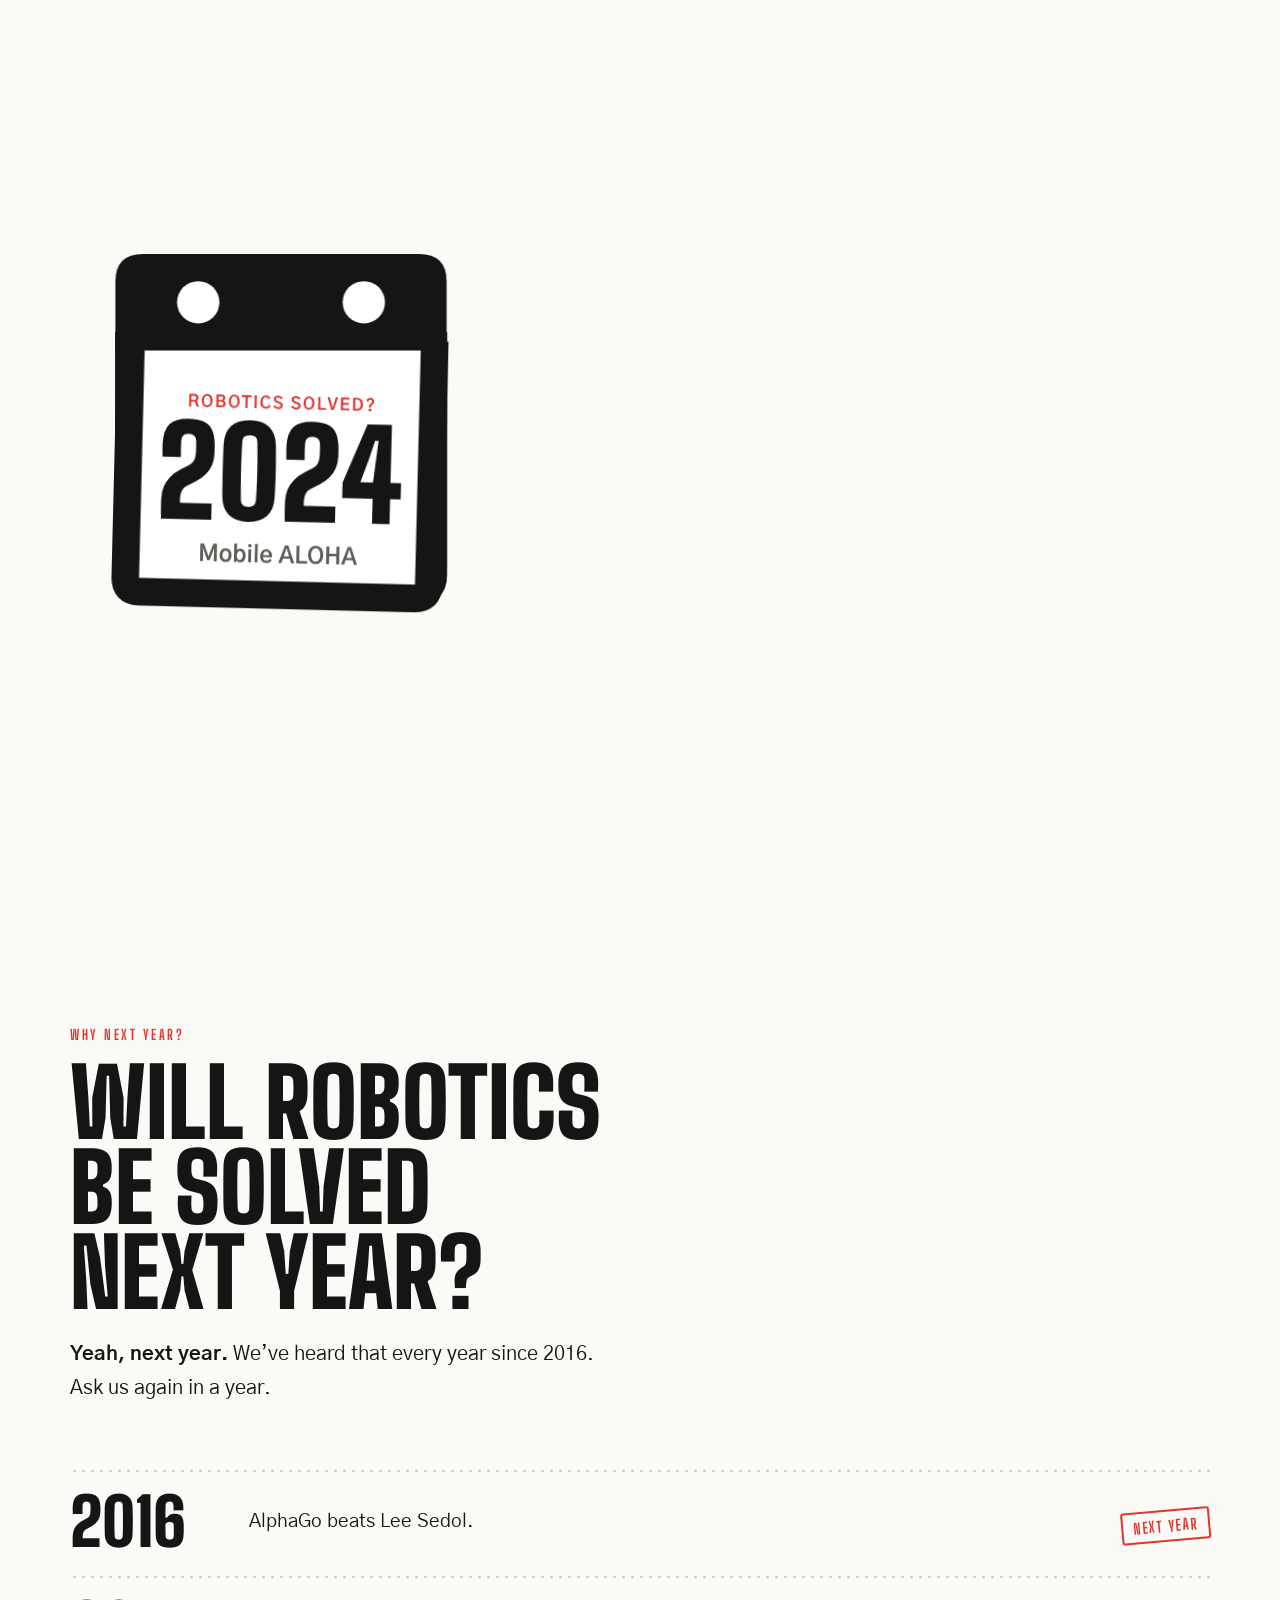
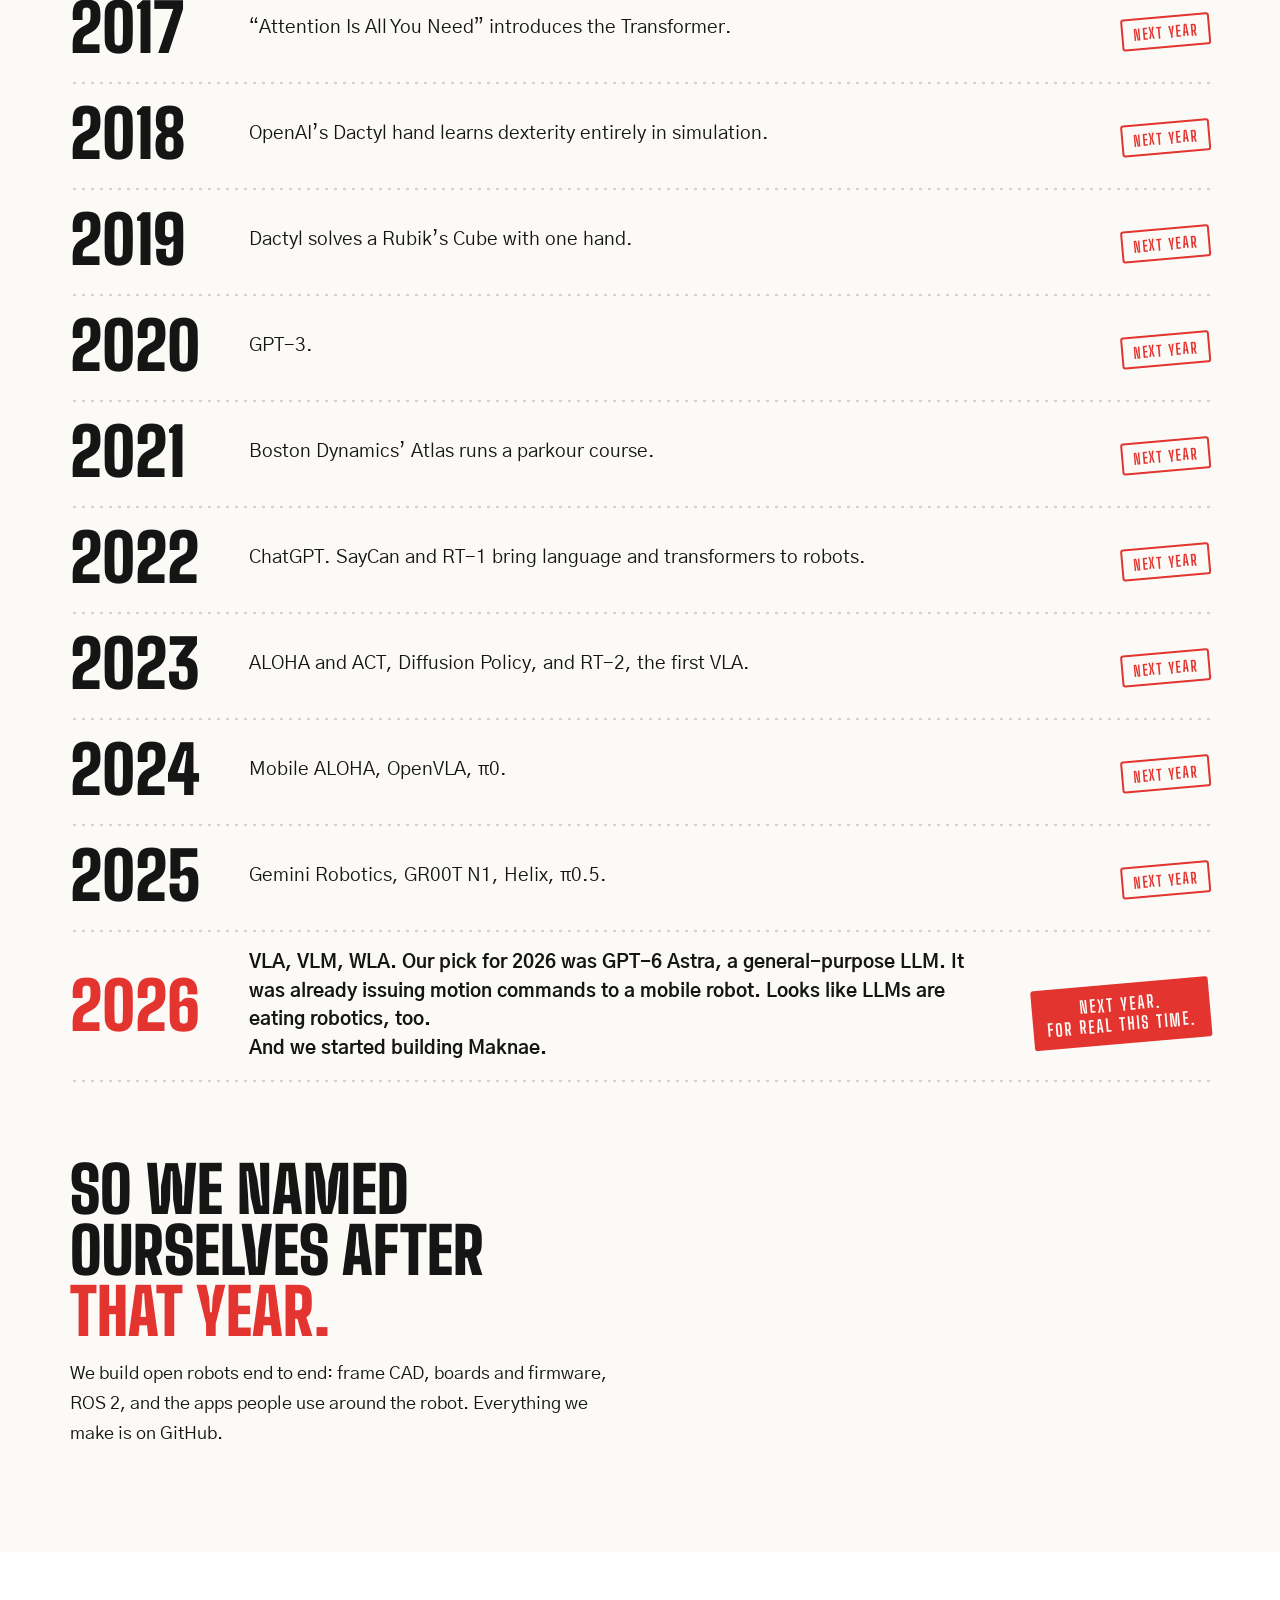
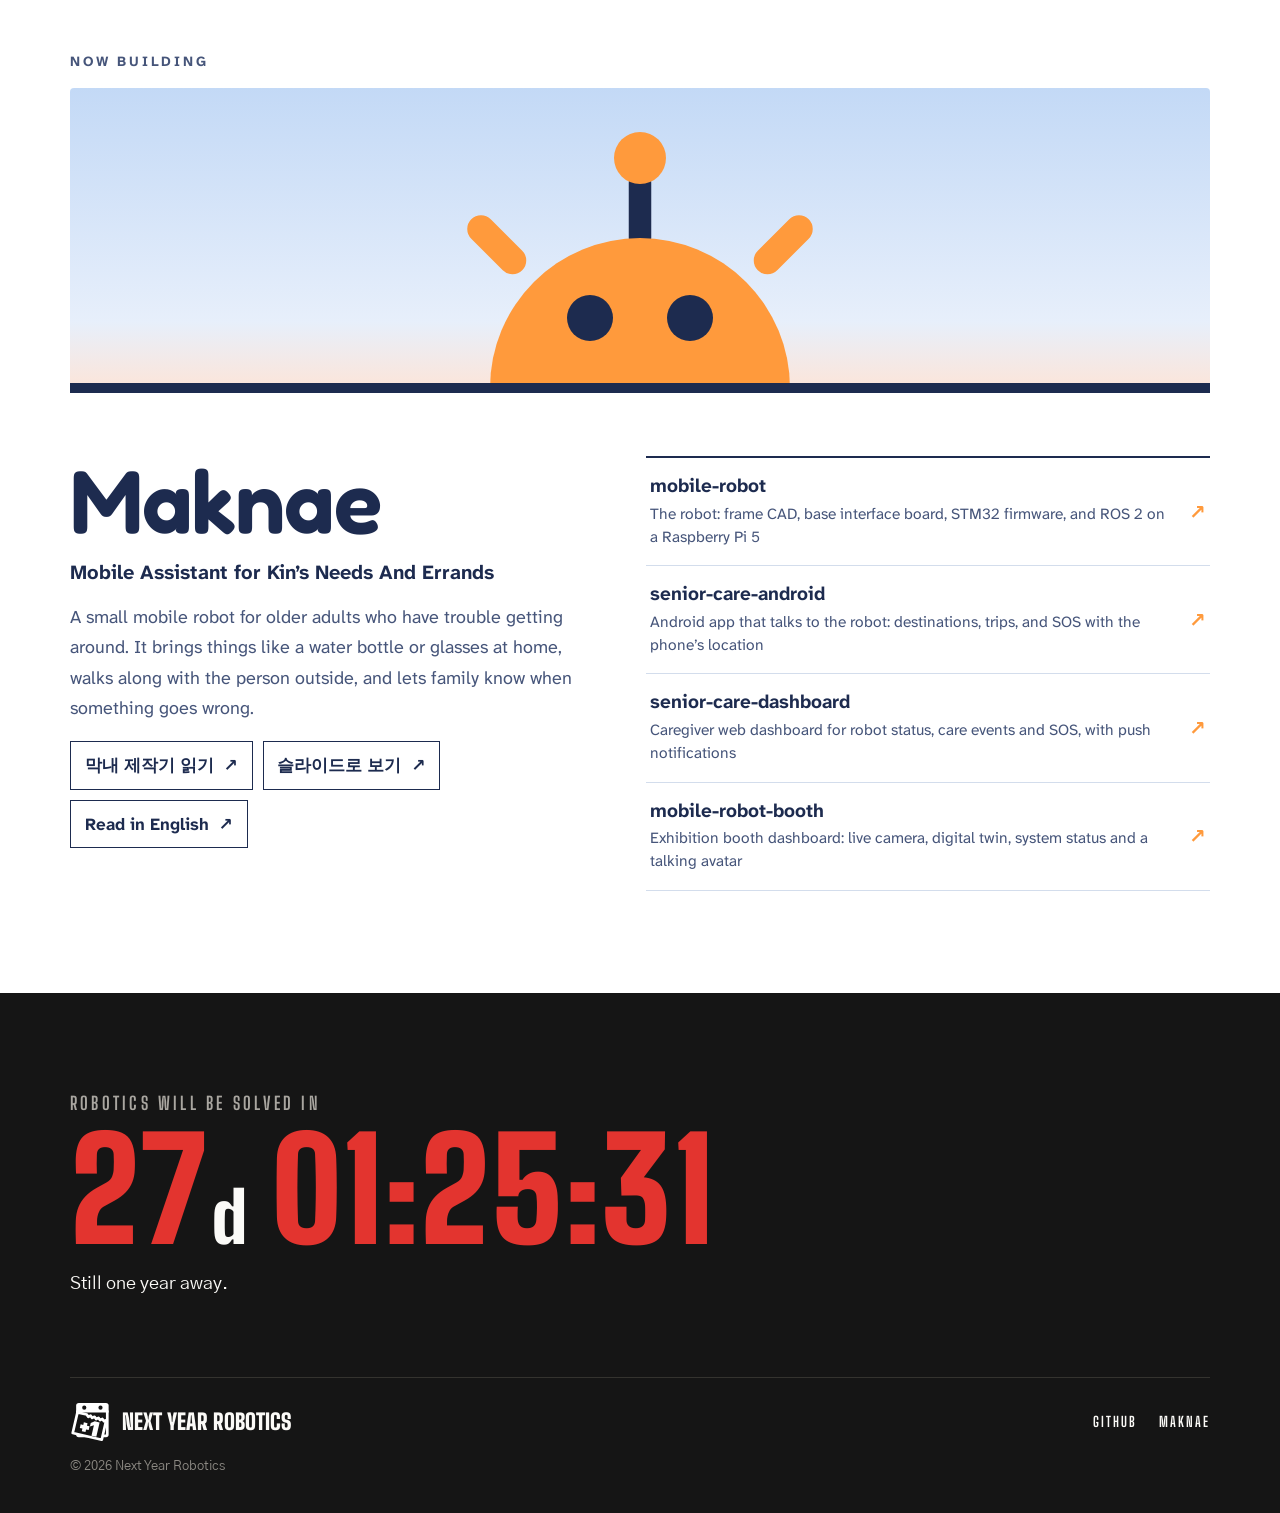
<file: index.html>
<!doctype html>
<html lang="en">
<head>
<meta charset="utf-8">
<meta name="viewport" content="width=device-width, initial-scale=1, viewport-fit=cover">
<title>Next Year Robotics</title>
<meta name="description" content="Next Year Robotics builds open robots end to end, from frame CAD and firmware to ROS 2 and apps. Now building Maknae, a small mobile robot for older adults. Still one year away.">
<link rel="canonical" href="https://next-year-robotics.github.io/">
<meta name="theme-color" content="#FBFAF7">
<meta name="google-site-verification" content="7pOcsVd9iNLs3lR92HllCGz8KPI-xDnpXELINP5IDBs">
<meta property="og:type" content="website">
<meta property="og:site_name" content="Next Year Robotics">
<meta property="og:title" content="Next Year Robotics">
<meta property="og:description" content="Will robotics be solved next year? Yeah, next year.">
<meta property="og:url" content="https://next-year-robotics.github.io/">
<meta property="og:image" content="https://next-year-robotics.github.io/assets/og.png">
<meta property="og:image:width" content="1200">
<meta property="og:image:height" content="630">
<meta property="og:image:alt" content="Next Year Robotics. A tear-off calendar page marked +1.">
<meta name="twitter:card" content="summary_large_image">
<link rel="icon" href="/favicon.ico" sizes="any">
<link rel="icon" href="/favicon.svg" type="image/svg+xml">
<link rel="apple-touch-icon" href="/apple-touch-icon.png">
<script type="application/ld+json">
{"@context":"https://schema.org","@graph":[
 {"@type":"Organization","@id":"https://next-year-robotics.github.io/#org","name":"Next Year Robotics","alternateName":"next-year-robotics","url":"https://next-year-robotics.github.io/","logo":"https://next-year-robotics.github.io/assets/logo.png","description":"Open robotics, built end to end: frame CAD, boards and firmware, ROS 2, and the apps around the robot.","sameAs":["https://github.com/next-year-robotics"]},
 {"@type":"WebSite","@id":"https://next-year-robotics.github.io/#site","name":"Next Year Robotics","url":"https://next-year-robotics.github.io/","publisher":{"@id":"https://next-year-robotics.github.io/#org"}}
]}
</script>
<link rel="preconnect" href="https://fonts.googleapis.com">
<link rel="preconnect" href="https://fonts.gstatic.com" crossorigin>
<link rel="stylesheet" href="https://fonts.googleapis.com/css2?family=Atkinson+Hyperlegible+Next:wght@400;700&family=Big+Shoulders+Display:wght@700;900&family=Fredoka:wght@600&family=Gothic+A1:wght@400;700&display=swap">
<script>(function(d){var c=d.documentElement.classList;c.add('js');if(!matchMedia('(prefers-reduced-motion: reduce)').matches){c.add('motion','intro');setTimeout(function(){c.remove('intro')},6500)}})(document)</script>
<style>
/* A sheet of tear-off calendar paper. The hero is the calendar, the story is a stack of torn pages, Maknae lives under its own sky. */
:root{
  --paper:#FBFAF7; --ink:#151515; --red:#E3342F; --blue:#1F5BD6; --rule:#D6D4CE; --muted:#5F5D58; --white:#FFFFFF;
  --navy:#1D2B4F; --sky:#DDEAFB; --sun:#FF9A3C; --slate:#46557A; --mk-rule:#D3DDEC;
  --display:"Big Shoulders Display",Impact,"Arial Narrow",sans-serif;
  --body:"Gothic A1",system-ui,-apple-system,"Segoe UI",sans-serif;
  --mk-display:"Fredoka",system-ui,sans-serif;
  --mk-body:"Atkinson Hyperlegible Next","Atkinson Hyperlegible",system-ui,sans-serif;
  --gut:max(20px,env(safe-area-inset-left,0px));
  --gut-r:max(20px,env(safe-area-inset-right,0px));
  color-scheme:light;
}
*{box-sizing:border-box}
html{-webkit-text-size-adjust:100%;scroll-behavior:smooth}
body{margin:0;background:var(--paper);color:var(--ink);font-family:var(--body);font-size:17px;line-height:1.65;-webkit-font-smoothing:antialiased}
a{color:inherit}
a:focus-visible{outline:2px solid var(--blue);outline-offset:3px;border-radius:2px}
.wrap{max-width:1180px;margin:0 auto;padding-left:var(--gut);padding-right:var(--gut-r)}
.sr{position:absolute;width:1px;height:1px;overflow:hidden;clip:rect(0 0 0 0);white-space:nowrap}

/* ---------- hero ---------- */
.hero{min-height:100svh;display:grid;grid-template-rows:auto 1fr auto;overflow:hidden}
.top{display:flex;justify-content:space-between;align-items:center;padding:20px var(--gut-r) 0 var(--gut);padding-top:max(20px,env(safe-area-inset-top,0px))}
.top b{font:700 14px/1 var(--display);letter-spacing:.16em;text-transform:uppercase}
.top a{font:700 14px/1 var(--display);letter-spacing:.16em;text-transform:uppercase;text-decoration:none;padding:8px 0}
.top a:hover{color:var(--red)}
.hero-in{display:grid;grid-template-columns:minmax(0,.85fr) minmax(0,1.15fr);align-items:center;gap:clamp(28px,5vw,80px);width:100%;max-width:1240px;margin:0 auto;padding:24px var(--gut-r) 24px var(--gut)}
.cal{display:block;width:100%;max-width:460px;margin-inline:auto;overflow:visible}
.cal-body{transform-box:view-box;transform-origin:50px 52px}
.cal .yp,.cal .final{transform-box:view-box;transform-origin:17px 31px}
.cal .yp{visibility:hidden}
.cal .final{transform:rotate(13deg)}
.week{display:grid;grid-template-columns:repeat(7,minmax(0,1fr));max-width:430px;margin:0 0 clamp(14px,2vw,26px);padding:0;list-style:none;text-align:center}
.week li{display:grid;justify-items:center;gap:6px}
.week b{font:700 12px/1 var(--display);letter-spacing:.14em}
.week span{font:700 clamp(20px,2.2vw,28px)/1 var(--display);display:inline-grid;place-items:center;width:1.75em;height:1.75em;border-radius:50%}
.week .sun{color:var(--red)} .week .sat{color:var(--blue)}
.week .today span{box-shadow:inset 0 0 0 2px var(--ink)}
h1{font:900 clamp(64px,11.2vw,172px)/.84 var(--display);text-transform:uppercase;margin:0;letter-spacing:-.004em}
h1 .line{display:block;overflow:hidden;padding-bottom:.035em}
h1 .line>span{display:block}
.tag{font:700 clamp(18px,1.7vw,23px)/1.4 var(--body);margin:clamp(14px,1.6vw,22px) 0 0}
.cue{justify-self:center;display:flex;flex-direction:column;align-items:center;gap:6px;margin:0 0 max(22px,env(safe-area-inset-bottom,0px));font:700 13px/1 var(--display);letter-spacing:.16em;text-transform:uppercase;text-decoration:none;padding:8px}
.cue svg{width:18px;height:18px}
.motion .cue svg{animation:bob 1.8s ease-in-out infinite}
@keyframes bob{50%{transform:translateY(5px)}}

/* intro: hidden until the calendar has been torn */
.intro .cal-body{opacity:0}
.intro h1 .line>span{transform:translateY(135%)}
.intro .week,.intro .tag,.intro .top,.intro .cue{opacity:0;transform:translateY(10px)}
.intro.reveal h1 .line>span{transform:none;transition:transform .8s cubic-bezier(.16,1,.3,1)}
.intro.reveal h1 .line:nth-child(2)>span{transition-delay:.09s}
.intro.reveal .week{opacity:1;transform:none;transition:opacity .5s .2s,transform .5s .2s}
.intro.reveal .tag{opacity:1;transform:none;transition:opacity .5s .38s,transform .5s .38s}
.intro.reveal .top,.intro.reveal .cue{opacity:1;transform:none;transition:opacity .6s .6s,transform .6s .6s}

/* ---------- why ---------- */
.why{overflow-x:clip;padding-block:clamp(72px,10vw,140px) clamp(64px,8vw,120px)}
.kicker{font:700 14px/1 var(--display);letter-spacing:.18em;text-transform:uppercase;color:var(--red);margin:0}
.why h2{font:900 clamp(44px,7.4vw,104px)/.9 var(--display);text-transform:uppercase;margin:18px 0 0;max-width:13ch;text-wrap:balance}
.lead{font-size:clamp(18px,1.6vw,21px);margin:22px 0 0;max-width:48ch}
.years{list-style:none;margin:clamp(40px,5vw,64px) 0 0;padding:0}
.yr{display:grid;grid-template-columns:clamp(84px,11vw,150px) minmax(0,1fr) auto;align-items:center;gap:8px clamp(16px,3vw,40px);padding:20px 0;
  background:radial-gradient(circle,var(--rule) 1.3px,transparent 1.6px) 0 0/9px 4px repeat-x}
.yr:last-child{background:radial-gradient(circle,var(--rule) 1.3px,transparent 1.6px) 0 0/9px 4px repeat-x,radial-gradient(circle,var(--rule) 1.3px,transparent 1.6px) 0 100%/9px 4px repeat-x}
.y{font:900 clamp(38px,5.4vw,66px)/1 var(--display);font-variant-numeric:tabular-nums}
.what{font-size:clamp(16px,1.5vw,19px);line-height:1.5;min-width:0}
.stamp{justify-self:end;font:700 15px/1 var(--display);letter-spacing:.12em;text-transform:uppercase;color:var(--red);border:2px solid var(--red);border-radius:3px;padding:7px 10px 6px;white-space:nowrap;transform:rotate(-5deg);transform-origin:100% 50%}
.yr.last .y{color:var(--red)}
.yr.last .what{font-weight:700}
.yr.last .stamp{background:var(--red);color:var(--paper);font-size:17px;padding:9px 12px 8px;text-align:center;line-height:1.15}
.motion .yr .y,.motion .yr .what{opacity:0;transform:translateY(14px)}
.motion .yr .stamp{opacity:0;transform:rotate(-16deg) scale(1.9)}
.motion .yr.in .y,.motion .yr.in .what{opacity:1;transform:none;transition:opacity .5s,transform .6s cubic-bezier(.16,1,.3,1)}
.motion .yr.in .what{transition-delay:.06s}
.motion .yr.in .stamp{opacity:1;transform:rotate(-5deg) scale(1);transition:transform .42s cubic-bezier(.3,1.7,.5,1) .22s,opacity .12s .22s}
.close{font:900 clamp(34px,5vw,64px)/.95 var(--display);text-transform:uppercase;margin:clamp(48px,6vw,80px) 0 0;max-width:16ch;text-wrap:balance}
.close em{font-style:normal;color:var(--red)}
.body{margin:18px 0 0;max-width:56ch;font-size:clamp(17px,1.4vw,19px)}

/* ---------- Maknae ---------- */
.mk-story{display:inline-flex;align-items:center;gap:.6em;padding:.55em .8em;border:1px solid currentColor;color:var(--navy);font-weight:700;text-decoration:none}
.mk-story:hover{background:var(--navy);color:var(--white)}
.mk-links{display:flex;flex-wrap:wrap;gap:10px}
.mk-english{flex-basis:100%}
.maknae{background:var(--white);padding-block:clamp(64px,8vw,120px);font-family:var(--mk-body);color:var(--navy)}
.mk-kicker{font:700 14px/1 var(--mk-body);letter-spacing:.2em;text-transform:uppercase;color:var(--slate);margin:0 0 20px}
.sunrise{display:block;width:100%;height:clamp(180px,27vw,320px);border-radius:4px}
.motion .sunrise .sunbody{transform:translateY(280px)}
.motion .sunrise .rays{opacity:0}
.motion .sunrise.in .sunbody{transform:none;transition:transform 1.6s cubic-bezier(.16,1,.3,1)}
.motion .sunrise.in .rays{opacity:1;transition:opacity .7s 1.1s}
.mk-grid{display:grid;grid-template-columns:minmax(0,1fr) minmax(0,1.1fr);gap:clamp(28px,5vw,72px);margin-top:clamp(28px,4vw,48px);align-items:start}
.mk-grid h2{font:600 clamp(52px,7vw,92px)/1 var(--mk-display);margin:0;letter-spacing:-.01em}
.mk-sub{font:700 clamp(17px,1.6vw,20px)/1.4 var(--mk-body);margin:12px 0 0}
.mk-desc{font-size:18px;line-height:1.7;color:var(--slate);margin:16px 0 0;max-width:46ch}
.repos{list-style:none;margin:0;padding:0;border-top:2px solid var(--navy)}
.repos a{display:grid;grid-template-columns:minmax(0,1fr) auto;gap:4px 16px;padding:16px 4px;border-bottom:1px solid var(--mk-rule);text-decoration:none}
.repos a:hover{background:#F2F7FE}
.rn{font:700 19px/1.3 var(--mk-body)}
.rd{grid-column:1;font-size:15.5px;line-height:1.5;color:var(--slate)}
.ar{grid-column:2;grid-row:1/3;align-self:center;font:700 20px/1 var(--mk-body);color:var(--sun);transition:transform .2s}
.repos a:hover .ar{transform:translate(3px,-3px)}

/* ---------- footer ---------- */
.foot{background:var(--ink);color:var(--paper);padding-block:clamp(64px,8vw,110px) max(36px,env(safe-area-inset-bottom,0px))}
.solve{margin:0;font:700 clamp(15px,1.4vw,18px)/1 var(--display);letter-spacing:.18em;text-transform:uppercase;color:#A9A6A0}
.clock{display:block;margin:14px 0 0;font:900 clamp(56px,11vw,150px)/.9 var(--display);color:var(--red);font-variant-numeric:tabular-nums;letter-spacing:.01em}
.clock small{font-size:.5em;margin:0 .32em 0 .03em;color:var(--paper)}
.still{margin:16px 0 0;font-size:18px}
.foot-row{display:flex;flex-wrap:wrap;align-items:center;gap:14px 28px;margin-top:clamp(48px,6vw,80px);padding-top:24px;border-top:1px solid #34332F}
.foot-id{display:flex;align-items:center;gap:12px;font:900 22px/1 var(--display);text-transform:uppercase;margin-right:auto}
.foot-id svg{width:40px;height:40px}
.foot-row nav{display:flex;gap:22px;flex-wrap:wrap}
.foot-row nav a{font:700 14px/1 var(--display);letter-spacing:.14em;text-transform:uppercase;text-decoration:none;padding:6px 0}
.foot-row nav a:hover{color:var(--red)}
.copy{width:100%;margin:0;font-size:13px;color:#8C8983}

@media (max-width:820px){
  .hero-in{grid-template-columns:minmax(0,1fr);gap:18px;padding-top:12px}
  .cal{max-width:min(250px,62vw)}
  .week{max-width:none}
  .mk-grid{grid-template-columns:minmax(0,1fr)}
}
@media (max-width:560px){
  .yr{grid-template-columns:72px minmax(0,1fr);align-items:start}
  .stamp{grid-column:2;justify-self:start;margin-top:6px}
  .y{padding-top:2px}
}
@media (prefers-reduced-motion:reduce){html{scroll-behavior:auto}}
</style>
</head>
<body>

<header class="hero">
  <div class="top"><b>Est. 2026</b><a href="https://github.com/next-year-robotics">GitHub ↗</a></div>
  <div class="hero-in">
    <svg class="cal" viewBox="0 0 100 100" aria-hidden="true" focusable="false">
      <g class="cal-body">
        <path d="M17 27V80Q17 83 20 83H80Q83 83 83 80V27" fill="#FFFFFF" stroke="#151515" stroke-width="6" stroke-linejoin="round"/>
        <g class="final"><path d="M17.00 31.00L38.00 31.00L42.50 35.20L47.00 31.60L51.50 35.60L56.00 32.00L60.50 36.00L65.00 32.40L69.50 36.40L74.00 32.80L78.50 36.60L83.00 33.40L83.00 78.00L17.00 78.00Z" fill="#FFFFFF" stroke="#151515" stroke-width="6" stroke-linejoin="round"/><g transform="translate(50 58) scale(.88) translate(-50 -60.5)"><path fill="#E3342F" d="M27 57.25H33.75V50.5H43.25V57.25H50V66.75H43.25V73.5H33.75V66.75H27ZM72.5 42V79H60V52L51 57.5V48.5L60 42Z"/></g></g>
        <g class="yp"><path d="M17 27V80Q17 83 20 83H80Q83 83 83 80V27" fill="#FFFFFF" stroke="#151515" stroke-width="6" stroke-linejoin="round"/><path fill="#E3342F" d="M30.4 41H30.99Q31.22 41 31.35 40.88Q31.48 40.76 31.48 40.55Q31.48 40.35 31.35 40.23Q31.22 40.12 30.98 40.12H30.4ZM29.94 42.5V39.72H31.06Q31.49 39.72 31.72 39.94Q31.95 40.17 31.95 40.51Q31.95 40.79 31.83 40.97Q31.7 41.15 31.54 41.21Q31.67 41.3 31.73 41.41Q31.78 41.51 31.82 41.72Q31.9 42.13 32.12 42.5H31.61Q31.43 42.21 31.33 41.75Q31.3 41.57 31.22 41.48Q31.15 41.39 30.98 41.39H30.4V42.5ZM32.65 41.11Q32.65 40.46 32.98 40.06Q33.3 39.66 33.84 39.66Q34.38 39.66 34.71 40.05Q35.04 40.45 35.04 41.11Q35.04 41.77 34.71 42.17Q34.38 42.56 33.84 42.56Q33.3 42.56 32.98 42.17Q32.65 41.77 32.65 41.11ZM33.13 41.11Q33.13 41.6 33.32 41.88Q33.51 42.17 33.84 42.17Q34.17 42.17 34.37 41.88Q34.56 41.6 34.56 41.11Q34.56 40.63 34.37 40.34Q34.18 40.05 33.84 40.05Q33.51 40.05 33.32 40.34Q33.13 40.63 33.13 41.11ZM35.85 42.5V39.72H36.9Q37.34 39.72 37.57 39.92Q37.79 40.11 37.79 40.45Q37.79 40.66 37.69 40.8Q37.6 40.95 37.44 41.03Q37.62 41.09 37.75 41.27Q37.88 41.44 37.88 41.69Q37.88 42.04 37.66 42.27Q37.44 42.5 37.04 42.5ZM36.31 42.11H36.96Q37.14 42.11 37.27 42Q37.41 41.89 37.41 41.69Q37.41 41.51 37.29 41.39Q37.16 41.27 36.95 41.27H36.31ZM36.31 40.88H36.85Q37.06 40.88 37.18 40.78Q37.31 40.68 37.31 40.49Q37.31 40.32 37.2 40.22Q37.09 40.12 36.87 40.12H36.31ZM38.54 41.11Q38.54 40.46 38.86 40.06Q39.19 39.66 39.73 39.66Q40.27 39.66 40.6 40.05Q40.92 40.45 40.92 41.11Q40.92 41.77 40.6 42.17Q40.27 42.56 39.73 42.56Q39.19 42.56 38.86 42.17Q38.54 41.77 38.54 41.11ZM39.02 41.11Q39.02 41.6 39.21 41.88Q39.4 42.17 39.73 42.17Q40.06 42.17 40.25 41.88Q40.45 41.6 40.45 41.11Q40.45 40.63 40.26 40.34Q40.07 40.05 39.73 40.05Q39.4 40.05 39.21 40.34Q39.02 40.63 39.02 41.11ZM41.38 40.12V39.72H43.45V40.12H42.65V42.5H42.18V40.12ZM44.15 42.5V39.72H44.61V42.5ZM45.41 41.11Q45.41 40.44 45.76 40.05Q46.1 39.66 46.65 39.66Q47 39.66 47.25 39.85Q47.5 40.04 47.62 40.33L47.23 40.46Q47 40.05 46.64 40.05Q46.3 40.05 46.09 40.34Q45.89 40.63 45.89 41.11Q45.89 41.6 46.09 41.88Q46.3 42.17 46.64 42.17Q46.86 42.17 47.03 42.03Q47.2 41.9 47.28 41.71L47.69 41.84Q47.64 41.96 47.56 42.08Q47.48 42.2 47.35 42.31Q47.23 42.43 47.04 42.49Q46.86 42.56 46.65 42.56Q46.11 42.56 45.76 42.17Q45.41 41.79 45.41 41.11ZM48.22 41.91 48.62 41.77Q48.72 41.94 48.91 42.06Q49.1 42.17 49.32 42.17Q49.55 42.17 49.69 42.05Q49.83 41.94 49.83 41.76Q49.83 41.57 49.68 41.47Q49.53 41.36 49.25 41.26Q48.84 41.13 48.69 41.04Q48.32 40.83 48.32 40.42Q48.32 40.08 48.59 39.87Q48.86 39.66 49.29 39.66Q49.65 39.66 49.91 39.82Q50.16 39.99 50.28 40.25L49.89 40.38Q49.66 40.05 49.29 40.05Q49.06 40.05 48.93 40.16Q48.79 40.26 48.79 40.42Q48.79 40.47 48.8 40.52Q48.81 40.56 48.85 40.6Q48.88 40.64 48.9 40.66Q48.93 40.69 48.98 40.72Q49.04 40.76 49.07 40.77Q49.11 40.79 49.18 40.82Q49.26 40.85 49.29 40.86Q49.33 40.87 49.42 40.9Q49.51 40.93 49.54 40.94Q49.7 40.99 49.83 41.05Q49.95 41.11 50.07 41.2Q50.19 41.3 50.25 41.43Q50.31 41.57 50.31 41.74Q50.31 42.13 50.03 42.35Q49.75 42.56 49.31 42.56Q48.93 42.56 48.64 42.39Q48.35 42.21 48.22 41.91ZM52.09 41.91 52.5 41.77Q52.6 41.94 52.79 42.06Q52.97 42.17 53.2 42.17Q53.43 42.17 53.57 42.05Q53.71 41.94 53.71 41.76Q53.71 41.57 53.56 41.47Q53.41 41.36 53.12 41.26Q52.71 41.13 52.57 41.04Q52.19 40.83 52.19 40.42Q52.19 40.08 52.46 39.87Q52.73 39.66 53.17 39.66Q53.53 39.66 53.78 39.82Q54.04 39.99 54.15 40.25L53.76 40.38Q53.54 40.05 53.17 40.05Q52.94 40.05 52.8 40.16Q52.67 40.26 52.67 40.42Q52.67 40.47 52.68 40.52Q52.69 40.56 52.72 40.6Q52.76 40.64 52.78 40.66Q52.8 40.69 52.86 40.72Q52.92 40.76 52.95 40.77Q52.98 40.79 53.06 40.82Q53.14 40.85 53.17 40.86Q53.21 40.87 53.3 40.9Q53.39 40.93 53.42 40.94Q53.58 40.99 53.7 41.05Q53.83 41.11 53.95 41.2Q54.06 41.3 54.13 41.43Q54.19 41.57 54.19 41.74Q54.19 42.13 53.91 42.35Q53.63 42.56 53.19 42.56Q52.8 42.56 52.52 42.39Q52.23 42.21 52.09 41.91ZM54.8 41.11Q54.8 40.46 55.12 40.06Q55.45 39.66 55.99 39.66Q56.53 39.66 56.86 40.05Q57.18 40.45 57.18 41.11Q57.18 41.77 56.86 42.17Q56.53 42.56 55.99 42.56Q55.45 42.56 55.12 42.17Q54.8 41.77 54.8 41.11ZM55.27 41.11Q55.27 41.6 55.47 41.88Q55.66 42.17 55.99 42.17Q56.32 42.17 56.51 41.88Q56.71 41.6 56.71 41.11Q56.71 40.63 56.52 40.34Q56.33 40.05 55.99 40.05Q55.66 40.05 55.47 40.34Q55.27 40.63 55.27 41.11ZM57.99 42.5V39.72H58.46V42.11H59.72V42.5ZM59.98 39.72H60.48L60.95 41.33Q61.11 41.95 61.13 42.01L61.14 42.02Q61.22 41.69 61.32 41.33L61.79 39.72H62.29L61.39 42.5H60.87ZM62.95 42.5V39.72H64.78V40.12H63.42V40.87H64.64V41.26H63.42V42.11H64.81V42.5ZM65.58 42.5V39.72H66.41Q67.04 39.72 67.38 40.08Q67.72 40.44 67.72 41.11Q67.72 41.34 67.68 41.53Q67.64 41.73 67.54 41.91Q67.44 42.09 67.3 42.22Q67.15 42.35 66.92 42.42Q66.69 42.5 66.41 42.5ZM66.05 42.11H66.35Q67.24 42.11 67.24 41.11Q67.24 40.57 67.01 40.34Q66.78 40.11 66.36 40.11H66.05ZM68.44 40.32Q68.52 40.03 68.75 39.84Q68.97 39.64 69.31 39.64Q69.68 39.64 69.91 39.86Q70.14 40.07 70.14 40.43Q70.14 40.6 70.07 40.73Q70.01 40.87 69.91 40.95Q69.82 41.04 69.73 41.13Q69.64 41.22 69.57 41.34Q69.51 41.46 69.51 41.6V41.72H69.04V41.57Q69.04 41.42 69.09 41.3Q69.13 41.17 69.2 41.09Q69.27 41.01 69.35 40.93Q69.43 40.84 69.5 40.78Q69.57 40.71 69.62 40.61Q69.66 40.52 69.66 40.41Q69.66 40.24 69.57 40.14Q69.48 40.04 69.32 40.04Q69.01 40.04 68.85 40.45ZM68.97 42.52V41.98H69.57V42.52Z"/><path fill="#151515" d="M24.33 67Q24.32 66.38 24.3 65.89Q24.29 65.41 24.28 65.01Q24.28 64.61 24.28 64.23Q24.28 63.85 24.28 63.45Q24.29 63.04 24.3 62.55Q24.34 61.15 24.79 60Q25.23 58.85 26.12 57.9Q27 56.96 28.38 56.2L30.19 55.2Q31.04 54.73 31.3 53.99Q31.55 53.26 31.57 52.72Q31.61 51.99 31.61 51.25Q31.61 50.5 31.57 49.77Q31.53 49.13 31.11 48.78Q30.7 48.42 29.89 48.42Q29.15 48.42 28.76 48.78Q28.38 49.13 28.35 49.77Q28.31 50.71 28.31 51.64Q28.31 52.57 28.35 53.5H24.36Q24.33 53.03 24.32 52.49Q24.3 51.95 24.3 51.43Q24.29 50.92 24.3 50.53Q24.42 47.63 25.72 46.38Q27.02 45.13 29.89 45.13Q31.93 45.13 33.16 45.68Q34.39 46.22 34.96 47.41Q35.53 48.6 35.62 50.53Q35.63 50.79 35.64 51.05Q35.64 51.31 35.64 51.58Q35.64 51.85 35.64 52.14Q35.63 52.42 35.62 52.72Q35.58 54.07 35.14 55.15Q34.7 56.24 33.86 57.1Q33.02 57.97 31.78 58.66L29.68 59.82Q29.16 60.1 28.88 60.6Q28.6 61.1 28.49 61.63Q28.38 62.17 28.38 62.55V63.44H35.26V67ZM43.26 67.27Q40.57 67.27 39.1 65.86Q37.63 64.45 37.56 61.84Q37.52 60.02 37.51 58.1Q37.49 56.19 37.51 54.27Q37.52 52.35 37.56 50.53Q37.63 47.91 39.1 46.52Q40.57 45.13 43.26 45.13Q45.92 45.13 47.38 46.52Q48.85 47.91 48.93 50.53Q48.98 51.91 49.01 53.34Q49.03 54.77 49.03 56.21Q49.03 57.64 49.01 59.06Q48.98 60.48 48.93 61.84Q48.85 64.45 47.38 65.86Q45.92 67.27 43.26 67.27ZM43.26 63.98Q44.8 63.98 44.88 62.6Q44.97 60.53 45 58.36Q45.04 56.19 45 54.01Q44.97 51.84 44.88 49.77Q44.84 48.42 43.26 48.42Q41.65 48.42 41.61 49.77Q41.56 51.33 41.52 52.94Q41.49 54.55 41.49 56.19Q41.49 57.82 41.52 59.43Q41.56 61.05 41.61 62.6Q41.65 63.98 43.26 63.98ZM51.25 67Q51.24 66.38 51.22 65.89Q51.21 65.41 51.2 65.01Q51.19 64.61 51.19 64.23Q51.19 63.85 51.2 63.45Q51.21 63.04 51.22 62.55Q51.26 61.15 51.71 60Q52.15 58.85 53.04 57.9Q53.92 56.96 55.3 56.2L57.11 55.2Q57.96 54.73 58.21 53.99Q58.47 53.26 58.48 52.72Q58.53 51.99 58.53 51.25Q58.53 50.5 58.48 49.77Q58.44 49.13 58.03 48.78Q57.62 48.42 56.81 48.42Q56.07 48.42 55.68 48.78Q55.3 49.13 55.27 49.77Q55.23 50.71 55.23 51.64Q55.23 52.57 55.27 53.5H51.28Q51.25 53.03 51.24 52.49Q51.22 51.95 51.22 51.43Q51.21 50.92 51.22 50.53Q51.34 47.63 52.64 46.38Q53.94 45.13 56.81 45.13Q58.85 45.13 60.08 45.68Q61.31 46.22 61.88 47.41Q62.45 48.6 62.53 50.53Q62.55 50.79 62.56 51.05Q62.56 51.31 62.56 51.58Q62.56 51.85 62.56 52.14Q62.55 52.42 62.53 52.72Q62.49 54.07 62.06 55.15Q61.62 56.24 60.78 57.1Q59.94 57.97 58.7 58.66L56.59 59.82Q56.08 60.1 55.8 60.6Q55.51 61.1 55.41 61.63Q55.3 62.17 55.3 62.55V63.44H62.18V67ZM70.12 67.27Q67.11 67.27 65.8 66.01Q64.48 64.76 64.45 61.84Q64.44 59.99 64.43 58.18Q64.42 56.36 64.42 54.8Q64.42 53.23 64.43 52.11Q64.44 50.99 64.45 50.53Q64.57 47.78 66.05 46.45Q67.53 45.13 70.09 45.13Q72.77 45.13 74.22 46.5Q75.67 47.87 75.76 50.53Q75.76 50.75 75.76 50.99Q75.76 51.23 75.76 51.49Q75.75 51.75 75.74 52.02H71.71Q71.74 51.66 71.75 51.38Q71.76 51.1 71.75 50.73Q71.74 50.37 71.71 49.77Q71.7 49.17 71.33 48.8Q70.96 48.42 70.15 48.42Q69.38 48.42 68.95 48.78Q68.53 49.13 68.5 49.77Q68.46 50.83 68.44 52.14Q68.42 53.46 68.42 54.96H69.12Q69.47 54.28 70.25 53.84Q71.03 53.39 72.09 53.39Q74.27 53.39 75.06 54.47Q75.86 55.54 75.9 58.04Q75.91 58.77 75.92 59.43Q75.93 60.1 75.91 60.7Q75.9 61.3 75.87 61.84Q75.74 64.76 74.42 66.01Q73.11 67.27 70.12 67.27ZM70.15 63.98Q70.95 63.98 71.38 63.62Q71.81 63.26 71.82 62.6Q71.85 61.96 71.86 61.36Q71.86 60.75 71.86 60.18Q71.86 59.6 71.86 59.09Q71.86 58.58 71.85 58.12Q71.84 57.44 71.4 57.09Q70.96 56.74 70.2 56.74Q69.38 56.74 68.91 57.09Q68.45 57.44 68.42 58.09Q68.45 59.16 68.45 60.29Q68.46 61.42 68.5 62.6Q68.53 63.26 68.95 63.62Q69.38 63.98 70.15 63.98Z"/><path fill="#5F5D58" d="M40.99 76V72.14H41.78L42.46 73.93Q42.53 74.13 42.64 74.48Q42.75 74.82 42.79 74.93H42.81Q43.05 74.22 43.15 73.93L43.82 72.14H44.61V76H43.98V74.25Q43.98 73.81 44.05 73.06H44.03L43.75 73.88L43.04 75.78H42.56L41.87 73.88L41.58 73.05H41.55Q41.63 73.75 41.63 74.25V76ZM45.84 75.21Q45.84 75.37 45.96 75.47Q46.09 75.58 46.29 75.58Q46.59 75.58 46.79 75.38Q47 75.18 47 74.87V74.61Q46.78 74.66 46.46 74.71Q45.84 74.81 45.84 75.21ZM45.21 75.26Q45.21 74.47 46.4 74.29Q46.83 74.23 47 74.17V74.02Q47 73.82 46.86 73.7Q46.71 73.58 46.46 73.58Q46 73.58 45.66 73.96L45.29 73.64Q45.51 73.38 45.81 73.24Q46.12 73.09 46.46 73.09Q47.08 73.09 47.35 73.4Q47.62 73.71 47.62 74.25V76H47.02V75.65Q46.93 75.83 46.72 75.96Q46.5 76.09 46.21 76.09Q45.74 76.09 45.48 75.86Q45.21 75.63 45.21 75.26ZM48.29 76V72.01H48.91V74.31L49.91 73.18H50.68L49.64 74.33L50.75 76H50.02L49.24 74.76L48.91 75.14V76ZM51.03 76V73.18H51.63V73.54H51.64Q51.71 73.38 51.91 73.24Q52.1 73.09 52.42 73.09Q52.84 73.09 53.09 73.35Q53.33 73.61 53.33 74.19V76H52.71V74.27Q52.71 73.62 52.28 73.62Q52.01 73.62 51.83 73.84Q51.65 74.05 51.65 74.37V76ZM54.43 75.21Q54.43 75.37 54.55 75.47Q54.68 75.58 54.88 75.58Q55.18 75.58 55.38 75.38Q55.59 75.18 55.59 74.87V74.61Q55.37 74.66 55.05 74.71Q54.43 74.81 54.43 75.21ZM53.8 75.26Q53.8 74.47 54.99 74.29Q55.42 74.23 55.59 74.17V74.02Q55.59 73.82 55.44 73.7Q55.3 73.58 55.05 73.58Q54.59 73.58 54.25 73.96L53.88 73.64Q54.1 73.38 54.4 73.24Q54.71 73.09 55.04 73.09Q55.67 73.09 55.94 73.4Q56.21 73.71 56.21 74.25V76H55.61V75.65Q55.52 75.83 55.31 75.96Q55.09 76.09 54.79 76.09Q54.33 76.09 54.07 75.86Q53.8 75.63 53.8 75.26ZM56.68 74.58Q56.68 73.9 57.06 73.5Q57.43 73.09 58 73.09Q58.55 73.09 58.92 73.5Q59.28 73.91 59.28 74.55Q59.28 74.68 59.26 74.8H57.31Q57.31 75.13 57.5 75.36Q57.7 75.59 58.03 75.59Q58.27 75.59 58.44 75.48Q58.62 75.36 58.72 75.18L59.23 75.36Q59.1 75.67 58.79 75.88Q58.48 76.09 58.02 76.09Q57.43 76.09 57.06 75.68Q56.68 75.27 56.68 74.58ZM57.32 74.37H58.65Q58.65 74.05 58.48 73.82Q58.31 73.59 58 73.59Q57.69 73.59 57.51 73.82Q57.32 74.06 57.32 74.37Z"/></g>
        <g class="yp"><path d="M17 27V80Q17 83 20 83H80Q83 83 83 80V27" fill="#FFFFFF" stroke="#151515" stroke-width="6" stroke-linejoin="round"/><path fill="#E3342F" d="M30.4 41H30.99Q31.22 41 31.35 40.88Q31.48 40.76 31.48 40.55Q31.48 40.35 31.35 40.23Q31.22 40.12 30.98 40.12H30.4ZM29.94 42.5V39.72H31.06Q31.49 39.72 31.72 39.94Q31.95 40.17 31.95 40.51Q31.95 40.79 31.83 40.97Q31.7 41.15 31.54 41.21Q31.67 41.3 31.73 41.41Q31.78 41.51 31.82 41.72Q31.9 42.13 32.12 42.5H31.61Q31.43 42.21 31.33 41.75Q31.3 41.57 31.22 41.48Q31.15 41.39 30.98 41.39H30.4V42.5ZM32.65 41.11Q32.65 40.46 32.98 40.06Q33.3 39.66 33.84 39.66Q34.38 39.66 34.71 40.05Q35.04 40.45 35.04 41.11Q35.04 41.77 34.71 42.17Q34.38 42.56 33.84 42.56Q33.3 42.56 32.98 42.17Q32.65 41.77 32.65 41.11ZM33.13 41.11Q33.13 41.6 33.32 41.88Q33.51 42.17 33.84 42.17Q34.17 42.17 34.37 41.88Q34.56 41.6 34.56 41.11Q34.56 40.63 34.37 40.34Q34.18 40.05 33.84 40.05Q33.51 40.05 33.32 40.34Q33.13 40.63 33.13 41.11ZM35.85 42.5V39.72H36.9Q37.34 39.72 37.57 39.92Q37.79 40.11 37.79 40.45Q37.79 40.66 37.69 40.8Q37.6 40.95 37.44 41.03Q37.62 41.09 37.75 41.27Q37.88 41.44 37.88 41.69Q37.88 42.04 37.66 42.27Q37.44 42.5 37.04 42.5ZM36.31 42.11H36.96Q37.14 42.11 37.27 42Q37.41 41.89 37.41 41.69Q37.41 41.51 37.29 41.39Q37.16 41.27 36.95 41.27H36.31ZM36.31 40.88H36.85Q37.06 40.88 37.18 40.78Q37.31 40.68 37.31 40.49Q37.31 40.32 37.2 40.22Q37.09 40.12 36.87 40.12H36.31ZM38.54 41.11Q38.54 40.46 38.86 40.06Q39.19 39.66 39.73 39.66Q40.27 39.66 40.6 40.05Q40.92 40.45 40.92 41.11Q40.92 41.77 40.6 42.17Q40.27 42.56 39.73 42.56Q39.19 42.56 38.86 42.17Q38.54 41.77 38.54 41.11ZM39.02 41.11Q39.02 41.6 39.21 41.88Q39.4 42.17 39.73 42.17Q40.06 42.17 40.25 41.88Q40.45 41.6 40.45 41.11Q40.45 40.63 40.26 40.34Q40.07 40.05 39.73 40.05Q39.4 40.05 39.21 40.34Q39.02 40.63 39.02 41.11ZM41.38 40.12V39.72H43.45V40.12H42.65V42.5H42.18V40.12ZM44.15 42.5V39.72H44.61V42.5ZM45.41 41.11Q45.41 40.44 45.76 40.05Q46.1 39.66 46.65 39.66Q47 39.66 47.25 39.85Q47.5 40.04 47.62 40.33L47.23 40.46Q47 40.05 46.64 40.05Q46.3 40.05 46.09 40.34Q45.89 40.63 45.89 41.11Q45.89 41.6 46.09 41.88Q46.3 42.17 46.64 42.17Q46.86 42.17 47.03 42.03Q47.2 41.9 47.28 41.71L47.69 41.84Q47.64 41.96 47.56 42.08Q47.48 42.2 47.35 42.31Q47.23 42.43 47.04 42.49Q46.86 42.56 46.65 42.56Q46.11 42.56 45.76 42.17Q45.41 41.79 45.41 41.11ZM48.22 41.91 48.62 41.77Q48.72 41.94 48.91 42.06Q49.1 42.17 49.32 42.17Q49.55 42.17 49.69 42.05Q49.83 41.94 49.83 41.76Q49.83 41.57 49.68 41.47Q49.53 41.36 49.25 41.26Q48.84 41.13 48.69 41.04Q48.32 40.83 48.32 40.42Q48.32 40.08 48.59 39.87Q48.86 39.66 49.29 39.66Q49.65 39.66 49.91 39.82Q50.16 39.99 50.28 40.25L49.89 40.38Q49.66 40.05 49.29 40.05Q49.06 40.05 48.93 40.16Q48.79 40.26 48.79 40.42Q48.79 40.47 48.8 40.52Q48.81 40.56 48.85 40.6Q48.88 40.64 48.9 40.66Q48.93 40.69 48.98 40.72Q49.04 40.76 49.07 40.77Q49.11 40.79 49.18 40.82Q49.26 40.85 49.29 40.86Q49.33 40.87 49.42 40.9Q49.51 40.93 49.54 40.94Q49.7 40.99 49.83 41.05Q49.95 41.11 50.07 41.2Q50.19 41.3 50.25 41.43Q50.31 41.57 50.31 41.74Q50.31 42.13 50.03 42.35Q49.75 42.56 49.31 42.56Q48.93 42.56 48.64 42.39Q48.35 42.21 48.22 41.91ZM52.09 41.91 52.5 41.77Q52.6 41.94 52.79 42.06Q52.97 42.17 53.2 42.17Q53.43 42.17 53.57 42.05Q53.71 41.94 53.71 41.76Q53.71 41.57 53.56 41.47Q53.41 41.36 53.12 41.26Q52.71 41.13 52.57 41.04Q52.19 40.83 52.19 40.42Q52.19 40.08 52.46 39.87Q52.73 39.66 53.17 39.66Q53.53 39.66 53.78 39.82Q54.04 39.99 54.15 40.25L53.76 40.38Q53.54 40.05 53.17 40.05Q52.94 40.05 52.8 40.16Q52.67 40.26 52.67 40.42Q52.67 40.47 52.68 40.52Q52.69 40.56 52.72 40.6Q52.76 40.64 52.78 40.66Q52.8 40.69 52.86 40.72Q52.92 40.76 52.95 40.77Q52.98 40.79 53.06 40.82Q53.14 40.85 53.17 40.86Q53.21 40.87 53.3 40.9Q53.39 40.93 53.42 40.94Q53.58 40.99 53.7 41.05Q53.83 41.11 53.95 41.2Q54.06 41.3 54.13 41.43Q54.19 41.57 54.19 41.74Q54.19 42.13 53.91 42.35Q53.63 42.56 53.19 42.56Q52.8 42.56 52.52 42.39Q52.23 42.21 52.09 41.91ZM54.8 41.11Q54.8 40.46 55.12 40.06Q55.45 39.66 55.99 39.66Q56.53 39.66 56.86 40.05Q57.18 40.45 57.18 41.11Q57.18 41.77 56.86 42.17Q56.53 42.56 55.99 42.56Q55.45 42.56 55.12 42.17Q54.8 41.77 54.8 41.11ZM55.27 41.11Q55.27 41.6 55.47 41.88Q55.66 42.17 55.99 42.17Q56.32 42.17 56.51 41.88Q56.71 41.6 56.71 41.11Q56.71 40.63 56.52 40.34Q56.33 40.05 55.99 40.05Q55.66 40.05 55.47 40.34Q55.27 40.63 55.27 41.11ZM57.99 42.5V39.72H58.46V42.11H59.72V42.5ZM59.98 39.72H60.48L60.95 41.33Q61.11 41.95 61.13 42.01L61.14 42.02Q61.22 41.69 61.32 41.33L61.79 39.72H62.29L61.39 42.5H60.87ZM62.95 42.5V39.72H64.78V40.12H63.42V40.87H64.64V41.26H63.42V42.11H64.81V42.5ZM65.58 42.5V39.72H66.41Q67.04 39.72 67.38 40.08Q67.72 40.44 67.72 41.11Q67.72 41.34 67.68 41.53Q67.64 41.73 67.54 41.91Q67.44 42.09 67.3 42.22Q67.15 42.35 66.92 42.42Q66.69 42.5 66.41 42.5ZM66.05 42.11H66.35Q67.24 42.11 67.24 41.11Q67.24 40.57 67.01 40.34Q66.78 40.11 66.36 40.11H66.05ZM68.44 40.32Q68.52 40.03 68.75 39.84Q68.97 39.64 69.31 39.64Q69.68 39.64 69.91 39.86Q70.14 40.07 70.14 40.43Q70.14 40.6 70.07 40.73Q70.01 40.87 69.91 40.95Q69.82 41.04 69.73 41.13Q69.64 41.22 69.57 41.34Q69.51 41.46 69.51 41.6V41.72H69.04V41.57Q69.04 41.42 69.09 41.3Q69.13 41.17 69.2 41.09Q69.27 41.01 69.35 40.93Q69.43 40.84 69.5 40.78Q69.57 40.71 69.62 40.61Q69.66 40.52 69.66 40.41Q69.66 40.24 69.57 40.14Q69.48 40.04 69.32 40.04Q69.01 40.04 68.85 40.45ZM68.97 42.52V41.98H69.57V42.52Z"/><path fill="#151515" d="M24.11 67Q24.09 66.38 24.08 65.89Q24.07 65.41 24.06 65.01Q24.05 64.61 24.05 64.23Q24.05 63.85 24.06 63.45Q24.07 63.04 24.08 62.55Q24.12 61.15 24.57 60Q25.01 58.85 25.9 57.9Q26.78 56.96 28.16 56.2L29.97 55.2Q30.82 54.73 31.07 53.99Q31.33 53.26 31.34 52.72Q31.38 51.99 31.38 51.25Q31.38 50.5 31.34 49.77Q31.3 49.13 30.89 48.78Q30.48 48.42 29.67 48.42Q28.93 48.42 28.54 48.78Q28.16 49.13 28.13 49.77Q28.09 50.71 28.09 51.64Q28.09 52.57 28.13 53.5H24.13Q24.11 53.03 24.09 52.49Q24.08 51.95 24.07 51.43Q24.07 50.92 24.08 50.53Q24.2 47.63 25.5 46.38Q26.79 45.13 29.67 45.13Q31.71 45.13 32.94 45.68Q34.16 46.22 34.74 47.41Q35.31 48.6 35.39 50.53Q35.41 50.79 35.41 51.05Q35.42 51.31 35.42 51.58Q35.42 51.85 35.41 52.14Q35.41 52.42 35.39 52.72Q35.35 54.07 34.91 55.15Q34.48 56.24 33.64 57.1Q32.8 57.97 31.56 58.66L29.45 59.82Q28.94 60.1 28.66 60.6Q28.37 61.1 28.27 61.63Q28.16 62.17 28.16 62.55V63.44H35.04V67ZM43.03 67.27Q40.35 67.27 38.88 65.86Q37.4 64.45 37.34 61.84Q37.3 60.02 37.28 58.1Q37.27 56.19 37.28 54.27Q37.3 52.35 37.34 50.53Q37.4 47.91 38.88 46.52Q40.35 45.13 43.03 45.13Q45.69 45.13 47.16 46.52Q48.62 47.91 48.7 50.53Q48.76 51.91 48.79 53.34Q48.81 54.77 48.81 56.21Q48.81 57.64 48.79 59.06Q48.76 60.48 48.7 61.84Q48.62 64.45 47.16 65.86Q45.69 67.27 43.03 67.27ZM43.03 63.98Q44.57 63.98 44.65 62.6Q44.75 60.53 44.78 58.36Q44.82 56.19 44.78 54.01Q44.75 51.84 44.65 49.77Q44.61 48.42 43.03 48.42Q41.43 48.42 41.39 49.77Q41.33 51.33 41.3 52.94Q41.27 54.55 41.27 56.19Q41.27 57.82 41.3 59.43Q41.33 61.05 41.39 62.6Q41.43 63.98 43.03 63.98ZM51.03 67Q51.01 66.38 51 65.89Q50.99 65.41 50.98 65.01Q50.97 64.61 50.97 64.23Q50.97 63.85 50.98 63.45Q50.99 63.04 51 62.55Q51.04 61.15 51.48 60Q51.93 58.85 52.81 57.9Q53.7 56.96 55.08 56.2L56.89 55.2Q57.74 54.73 57.99 53.99Q58.25 53.26 58.26 52.72Q58.3 51.99 58.3 51.25Q58.3 50.5 58.26 49.77Q58.22 49.13 57.81 48.78Q57.4 48.42 56.59 48.42Q55.85 48.42 55.46 48.78Q55.08 49.13 55.05 49.77Q55.01 50.71 55.01 51.64Q55.01 52.57 55.05 53.5H51.05Q51.03 53.03 51.01 52.49Q51 51.95 50.99 51.43Q50.99 50.92 51 50.53Q51.12 47.63 52.42 46.38Q53.71 45.13 56.59 45.13Q58.63 45.13 59.86 45.68Q61.08 46.22 61.66 47.41Q62.23 48.6 62.31 50.53Q62.33 50.79 62.33 51.05Q62.34 51.31 62.34 51.58Q62.34 51.85 62.33 52.14Q62.33 52.42 62.31 52.72Q62.27 54.07 61.83 55.15Q61.39 56.24 60.56 57.1Q59.72 57.97 58.48 58.66L56.37 59.82Q55.86 60.1 55.58 60.6Q55.29 61.1 55.18 61.63Q55.08 62.17 55.08 62.55V63.44H61.96V67ZM70.14 67.27Q67.05 67.27 65.67 66.01Q64.28 64.76 64.2 61.84Q64.19 61.2 64.19 60.77Q64.19 60.34 64.23 59.84H68.28Q68.24 60.2 68.22 60.69Q68.21 61.18 68.22 61.65Q68.22 62.11 68.25 62.38Q68.33 63.15 68.76 63.56Q69.18 63.98 70.03 63.98Q70.88 63.98 71.32 63.56Q71.76 63.15 71.82 62.38Q71.92 61.18 71.94 60.02Q71.95 58.86 71.84 57.85Q71.79 57.17 71.37 56.82Q70.95 56.47 70.2 56.47Q69.64 56.47 69.24 56.63Q68.83 56.79 68.6 57.1Q68.37 57.41 68.36 57.85H64.53V45.4H75.52V48.96H68.58V54.69H69.17Q69.53 54.04 70.3 53.58Q71.07 53.12 72.14 53.12Q73.95 53.12 74.86 54.38Q75.77 55.63 75.89 57.77Q75.93 58.47 75.95 59.19Q75.96 59.91 75.94 60.59Q75.92 61.28 75.87 61.84Q75.68 63.79 75.08 64.98Q74.49 66.18 73.3 66.72Q72.11 67.27 70.14 67.27Z"/><path fill="#5F5D58" d="M30.64 74.07Q30.64 73.18 31.12 72.62Q31.59 72.05 32.39 72.05Q32.69 72.05 32.94 72.15Q33.19 72.25 33.35 72.4Q33.52 72.55 33.62 72.69Q33.72 72.83 33.78 72.97L33.23 73.15Q33.13 73 33.04 72.89Q32.96 72.79 32.78 72.7Q32.61 72.6 32.39 72.6Q31.88 72.6 31.6 73Q31.31 73.4 31.31 74.07Q31.31 74.75 31.6 75.14Q31.89 75.54 32.36 75.54Q32.77 75.54 33 75.3Q33.23 75.07 33.26 74.71Q33.27 74.49 33.27 74.39H32.32V73.84H33.9V76H33.45L33.39 75.6Q33.08 76.09 32.34 76.09Q31.61 76.09 31.13 75.54Q30.64 74.99 30.64 74.07ZM34.34 74.58Q34.34 73.9 34.71 73.5Q35.09 73.09 35.65 73.09Q36.21 73.09 36.57 73.5Q36.93 73.91 36.93 74.55Q36.93 74.68 36.92 74.8H34.97Q34.97 75.13 35.16 75.36Q35.35 75.59 35.69 75.59Q35.92 75.59 36.1 75.48Q36.28 75.36 36.37 75.18L36.89 75.36Q36.75 75.67 36.45 75.88Q36.14 76.09 35.68 76.09Q35.09 76.09 34.71 75.68Q34.34 75.27 34.34 74.58ZM34.98 74.37H36.3Q36.3 74.05 36.13 73.82Q35.96 73.59 35.65 73.59Q35.35 73.59 35.16 73.82Q34.98 74.06 34.98 74.37ZM37.44 76V73.18H38.04V73.51Q38.11 73.37 38.3 73.23Q38.49 73.09 38.76 73.09Q39.22 73.09 39.44 73.6Q39.48 73.53 39.53 73.46Q39.59 73.39 39.69 73.3Q39.79 73.21 39.95 73.15Q40.11 73.09 40.29 73.09Q41.16 73.09 41.16 74.19V76H40.53V74.21Q40.53 73.92 40.45 73.77Q40.37 73.62 40.16 73.62Q39.91 73.62 39.75 73.83Q39.6 74.04 39.6 74.34V76H38.99V74.19Q38.99 73.62 38.61 73.62Q38.34 73.62 38.2 73.82Q38.06 74.01 38.06 74.33V76ZM41.83 72.76V72.08H42.49V72.76ZM41.86 76V73.18H42.47V76ZM43.2 76V73.18H43.8V73.54H43.8Q43.88 73.38 44.07 73.24Q44.27 73.09 44.58 73.09Q45 73.09 45.25 73.35Q45.5 73.61 45.5 74.19V76H44.88V74.27Q44.88 73.62 44.44 73.62Q44.17 73.62 44 73.84Q43.82 74.05 43.82 74.37V76ZM46.17 72.76V72.08H46.84V72.76ZM46.2 76V73.18H46.81V76ZM49.51 73.91H50.32Q50.64 73.91 50.82 73.75Q51 73.59 51 73.29Q51 73.02 50.82 72.85Q50.63 72.69 50.3 72.69H49.51ZM48.86 76V72.14H50.42Q51.02 72.14 51.34 72.45Q51.66 72.76 51.66 73.23Q51.66 73.63 51.48 73.88Q51.31 74.12 51.08 74.21Q51.26 74.34 51.34 74.48Q51.42 74.62 51.47 74.91Q51.59 75.49 51.89 76H51.18Q50.94 75.59 50.8 74.96Q50.75 74.71 50.64 74.58Q50.54 74.46 50.31 74.46H49.51V76ZM52.74 74.59Q52.74 75.08 52.94 75.32Q53.14 75.56 53.41 75.56Q53.68 75.56 53.88 75.32Q54.08 75.08 54.08 74.59Q54.08 74.1 53.88 73.86Q53.68 73.62 53.41 73.62Q53.15 73.62 52.95 73.86Q52.74 74.1 52.74 74.59ZM52.11 74.59Q52.11 73.96 52.44 73.53Q52.77 73.09 53.41 73.09Q54.05 73.09 54.38 73.53Q54.71 73.96 54.71 74.59Q54.71 74.79 54.68 74.98Q54.64 75.18 54.55 75.38Q54.45 75.58 54.31 75.74Q54.17 75.89 53.94 75.99Q53.71 76.09 53.41 76.09Q53.12 76.09 52.89 75.99Q52.66 75.9 52.52 75.75Q52.37 75.6 52.28 75.4Q52.18 75.19 52.15 75Q52.11 74.8 52.11 74.59ZM55.25 76V72.01H55.86V73.5Q55.97 73.33 56.16 73.21Q56.35 73.09 56.59 73.09Q57.1 73.09 57.44 73.49Q57.78 73.89 57.78 74.59Q57.78 74.91 57.71 75.17Q57.63 75.42 57.51 75.59Q57.4 75.76 57.24 75.88Q57.08 75.99 56.92 76.04Q56.76 76.09 56.59 76.09Q56.34 76.09 56.14 75.95Q55.94 75.82 55.85 75.64V76ZM55.85 74.59Q55.85 75.04 56.03 75.3Q56.21 75.56 56.5 75.56Q56.78 75.56 56.96 75.31Q57.14 75.06 57.14 74.59Q57.14 74.14 56.97 73.88Q56.8 73.62 56.5 73.62Q56.21 73.62 56.03 73.89Q55.85 74.15 55.85 74.59ZM58.76 74.59Q58.76 75.08 58.96 75.32Q59.17 75.56 59.43 75.56Q59.7 75.56 59.9 75.32Q60.1 75.08 60.1 74.59Q60.1 74.1 59.9 73.86Q59.7 73.62 59.43 73.62Q59.17 73.62 58.97 73.86Q58.76 74.1 58.76 74.59ZM58.13 74.59Q58.13 73.96 58.46 73.53Q58.79 73.09 59.43 73.09Q60.07 73.09 60.4 73.53Q60.73 73.96 60.73 74.59Q60.73 74.79 60.7 74.98Q60.66 75.18 60.57 75.38Q60.47 75.58 60.33 75.74Q60.19 75.89 59.96 75.99Q59.73 76.09 59.43 76.09Q59.15 76.09 58.91 75.99Q58.68 75.9 58.54 75.75Q58.39 75.6 58.3 75.4Q58.2 75.19 58.17 75Q58.13 74.8 58.13 74.59ZM60.99 73.71V73.18H61.43V72.35H62.04V73.18H62.69V73.71H62.04V75.1Q62.04 75.3 62.12 75.38Q62.2 75.47 62.37 75.47H62.69V76H62.29Q61.43 76 61.43 75.14V73.71ZM63.21 72.76V72.08H63.87V72.76ZM63.24 76V73.18H63.85V76ZM64.42 74.59Q64.42 73.92 64.78 73.5Q65.15 73.09 65.72 73.09Q66.14 73.09 66.43 73.35Q66.72 73.6 66.79 73.93L66.26 74.08Q66.21 73.89 66.06 73.76Q65.92 73.62 65.73 73.62Q65.41 73.62 65.23 73.9Q65.05 74.18 65.05 74.59Q65.05 75.05 65.24 75.31Q65.43 75.56 65.73 75.56Q65.94 75.56 66.11 75.41Q66.27 75.26 66.33 75.07L66.86 75.22Q66.77 75.57 66.46 75.83Q66.14 76.09 65.72 76.09Q65.15 76.09 64.78 75.68Q64.42 75.27 64.42 74.59ZM67.08 75.41 67.52 75.16Q67.82 75.58 68.29 75.58Q68.52 75.58 68.65 75.49Q68.78 75.4 68.78 75.25Q68.78 75.13 68.67 75.04Q68.56 74.95 68.44 74.9Q68.32 74.85 68.08 74.77Q68.03 74.76 68.01 74.75Q67.84 74.7 67.72 74.64Q67.6 74.58 67.47 74.49Q67.33 74.39 67.27 74.25Q67.2 74.11 67.2 73.92Q67.2 73.54 67.51 73.32Q67.82 73.09 68.29 73.09Q68.63 73.09 68.94 73.28Q69.25 73.46 69.4 73.74L68.99 73.99Q68.7 73.6 68.29 73.6Q68.07 73.6 67.95 73.69Q67.83 73.78 67.83 73.92Q67.83 74.05 67.93 74.14Q68.04 74.24 68.15 74.28Q68.26 74.33 68.47 74.39Q68.52 74.41 68.54 74.42Q69.41 74.7 69.41 75.26Q69.41 75.6 69.12 75.85Q68.83 76.09 68.3 76.09Q67.89 76.09 67.57 75.91Q67.25 75.73 67.08 75.41Z"/></g>
        <g class="yp"><path d="M17 27V80Q17 83 20 83H80Q83 83 83 80V27" fill="#FFFFFF" stroke="#151515" stroke-width="6" stroke-linejoin="round"/><path fill="#E3342F" d="M30.4 41H30.99Q31.22 41 31.35 40.88Q31.48 40.76 31.48 40.55Q31.48 40.35 31.35 40.23Q31.22 40.12 30.98 40.12H30.4ZM29.94 42.5V39.72H31.06Q31.49 39.72 31.72 39.94Q31.95 40.17 31.95 40.51Q31.95 40.79 31.83 40.97Q31.7 41.15 31.54 41.21Q31.67 41.3 31.73 41.41Q31.78 41.51 31.82 41.72Q31.9 42.13 32.12 42.5H31.61Q31.43 42.21 31.33 41.75Q31.3 41.57 31.22 41.48Q31.15 41.39 30.98 41.39H30.4V42.5ZM32.65 41.11Q32.65 40.46 32.98 40.06Q33.3 39.66 33.84 39.66Q34.38 39.66 34.71 40.05Q35.04 40.45 35.04 41.11Q35.04 41.77 34.71 42.17Q34.38 42.56 33.84 42.56Q33.3 42.56 32.98 42.17Q32.65 41.77 32.65 41.11ZM33.13 41.11Q33.13 41.6 33.32 41.88Q33.51 42.17 33.84 42.17Q34.17 42.17 34.37 41.88Q34.56 41.6 34.56 41.11Q34.56 40.63 34.37 40.34Q34.18 40.05 33.84 40.05Q33.51 40.05 33.32 40.34Q33.13 40.63 33.13 41.11ZM35.85 42.5V39.72H36.9Q37.34 39.72 37.57 39.92Q37.79 40.11 37.79 40.45Q37.79 40.66 37.69 40.8Q37.6 40.95 37.44 41.03Q37.62 41.09 37.75 41.27Q37.88 41.44 37.88 41.69Q37.88 42.04 37.66 42.27Q37.44 42.5 37.04 42.5ZM36.31 42.11H36.96Q37.14 42.11 37.27 42Q37.41 41.89 37.41 41.69Q37.41 41.51 37.29 41.39Q37.16 41.27 36.95 41.27H36.31ZM36.31 40.88H36.85Q37.06 40.88 37.18 40.78Q37.31 40.68 37.31 40.49Q37.31 40.32 37.2 40.22Q37.09 40.12 36.87 40.12H36.31ZM38.54 41.11Q38.54 40.46 38.86 40.06Q39.19 39.66 39.73 39.66Q40.27 39.66 40.6 40.05Q40.92 40.45 40.92 41.11Q40.92 41.77 40.6 42.17Q40.27 42.56 39.73 42.56Q39.19 42.56 38.86 42.17Q38.54 41.77 38.54 41.11ZM39.02 41.11Q39.02 41.6 39.21 41.88Q39.4 42.17 39.73 42.17Q40.06 42.17 40.25 41.88Q40.45 41.6 40.45 41.11Q40.45 40.63 40.26 40.34Q40.07 40.05 39.73 40.05Q39.4 40.05 39.21 40.34Q39.02 40.63 39.02 41.11ZM41.38 40.12V39.72H43.45V40.12H42.65V42.5H42.18V40.12ZM44.15 42.5V39.72H44.61V42.5ZM45.41 41.11Q45.41 40.44 45.76 40.05Q46.1 39.66 46.65 39.66Q47 39.66 47.25 39.85Q47.5 40.04 47.62 40.33L47.23 40.46Q47 40.05 46.64 40.05Q46.3 40.05 46.09 40.34Q45.89 40.63 45.89 41.11Q45.89 41.6 46.09 41.88Q46.3 42.17 46.64 42.17Q46.86 42.17 47.03 42.03Q47.2 41.9 47.28 41.71L47.69 41.84Q47.64 41.96 47.56 42.08Q47.48 42.2 47.35 42.31Q47.23 42.43 47.04 42.49Q46.86 42.56 46.65 42.56Q46.11 42.56 45.76 42.17Q45.41 41.79 45.41 41.11ZM48.22 41.91 48.62 41.77Q48.72 41.94 48.91 42.06Q49.1 42.17 49.32 42.17Q49.55 42.17 49.69 42.05Q49.83 41.94 49.83 41.76Q49.83 41.57 49.68 41.47Q49.53 41.36 49.25 41.26Q48.84 41.13 48.69 41.04Q48.32 40.83 48.32 40.42Q48.32 40.08 48.59 39.87Q48.86 39.66 49.29 39.66Q49.65 39.66 49.91 39.82Q50.16 39.99 50.28 40.25L49.89 40.38Q49.66 40.05 49.29 40.05Q49.06 40.05 48.93 40.16Q48.79 40.26 48.79 40.42Q48.79 40.47 48.8 40.52Q48.81 40.56 48.85 40.6Q48.88 40.64 48.9 40.66Q48.93 40.69 48.98 40.72Q49.04 40.76 49.07 40.77Q49.11 40.79 49.18 40.82Q49.26 40.85 49.29 40.86Q49.33 40.87 49.42 40.9Q49.51 40.93 49.54 40.94Q49.7 40.99 49.83 41.05Q49.95 41.11 50.07 41.2Q50.19 41.3 50.25 41.43Q50.31 41.57 50.31 41.74Q50.31 42.13 50.03 42.35Q49.75 42.56 49.31 42.56Q48.93 42.56 48.64 42.39Q48.35 42.21 48.22 41.91ZM52.09 41.91 52.5 41.77Q52.6 41.94 52.79 42.06Q52.97 42.17 53.2 42.17Q53.43 42.17 53.57 42.05Q53.71 41.94 53.71 41.76Q53.71 41.57 53.56 41.47Q53.41 41.36 53.12 41.26Q52.71 41.13 52.57 41.04Q52.19 40.83 52.19 40.42Q52.19 40.08 52.46 39.87Q52.73 39.66 53.17 39.66Q53.53 39.66 53.78 39.82Q54.04 39.99 54.15 40.25L53.76 40.38Q53.54 40.05 53.17 40.05Q52.94 40.05 52.8 40.16Q52.67 40.26 52.67 40.42Q52.67 40.47 52.68 40.52Q52.69 40.56 52.72 40.6Q52.76 40.64 52.78 40.66Q52.8 40.69 52.86 40.72Q52.92 40.76 52.95 40.77Q52.98 40.79 53.06 40.82Q53.14 40.85 53.17 40.86Q53.21 40.87 53.3 40.9Q53.39 40.93 53.42 40.94Q53.58 40.99 53.7 41.05Q53.83 41.11 53.95 41.2Q54.06 41.3 54.13 41.43Q54.19 41.57 54.19 41.74Q54.19 42.13 53.91 42.35Q53.63 42.56 53.19 42.56Q52.8 42.56 52.52 42.39Q52.23 42.21 52.09 41.91ZM54.8 41.11Q54.8 40.46 55.12 40.06Q55.45 39.66 55.99 39.66Q56.53 39.66 56.86 40.05Q57.18 40.45 57.18 41.11Q57.18 41.77 56.86 42.17Q56.53 42.56 55.99 42.56Q55.45 42.56 55.12 42.17Q54.8 41.77 54.8 41.11ZM55.27 41.11Q55.27 41.6 55.47 41.88Q55.66 42.17 55.99 42.17Q56.32 42.17 56.51 41.88Q56.71 41.6 56.71 41.11Q56.71 40.63 56.52 40.34Q56.33 40.05 55.99 40.05Q55.66 40.05 55.47 40.34Q55.27 40.63 55.27 41.11ZM57.99 42.5V39.72H58.46V42.11H59.72V42.5ZM59.98 39.72H60.48L60.95 41.33Q61.11 41.95 61.13 42.01L61.14 42.02Q61.22 41.69 61.32 41.33L61.79 39.72H62.29L61.39 42.5H60.87ZM62.95 42.5V39.72H64.78V40.12H63.42V40.87H64.64V41.26H63.42V42.11H64.81V42.5ZM65.58 42.5V39.72H66.41Q67.04 39.72 67.38 40.08Q67.72 40.44 67.72 41.11Q67.72 41.34 67.68 41.53Q67.64 41.73 67.54 41.91Q67.44 42.09 67.3 42.22Q67.15 42.35 66.92 42.42Q66.69 42.5 66.41 42.5ZM66.05 42.11H66.35Q67.24 42.11 67.24 41.11Q67.24 40.57 67.01 40.34Q66.78 40.11 66.36 40.11H66.05ZM68.44 40.32Q68.52 40.03 68.75 39.84Q68.97 39.64 69.31 39.64Q69.68 39.64 69.91 39.86Q70.14 40.07 70.14 40.43Q70.14 40.6 70.07 40.73Q70.01 40.87 69.91 40.95Q69.82 41.04 69.73 41.13Q69.64 41.22 69.57 41.34Q69.51 41.46 69.51 41.6V41.72H69.04V41.57Q69.04 41.42 69.09 41.3Q69.13 41.17 69.2 41.09Q69.27 41.01 69.35 40.93Q69.43 40.84 69.5 40.78Q69.57 40.71 69.62 40.61Q69.66 40.52 69.66 40.41Q69.66 40.24 69.57 40.14Q69.48 40.04 69.32 40.04Q69.01 40.04 68.85 40.45ZM68.97 42.52V41.98H69.57V42.52Z"/><path fill="#151515" d="M24.43 67Q24.42 66.38 24.4 65.89Q24.39 65.41 24.38 65.01Q24.38 64.61 24.38 64.23Q24.38 63.85 24.38 63.45Q24.39 63.04 24.4 62.55Q24.44 61.15 24.89 60Q25.34 58.85 26.22 57.9Q27.1 56.96 28.48 56.2L30.29 55.2Q31.14 54.73 31.4 53.99Q31.65 53.26 31.67 52.72Q31.71 51.99 31.71 51.25Q31.71 50.5 31.67 49.77Q31.63 49.13 31.21 48.78Q30.8 48.42 29.99 48.42Q29.25 48.42 28.87 48.78Q28.48 49.13 28.45 49.77Q28.41 50.71 28.41 51.64Q28.41 52.57 28.45 53.5H24.46Q24.43 53.03 24.42 52.49Q24.4 51.95 24.4 51.43Q24.39 50.92 24.4 50.53Q24.53 47.63 25.82 46.38Q27.12 45.13 29.99 45.13Q32.03 45.13 33.26 45.68Q34.49 46.22 35.06 47.41Q35.64 48.6 35.72 50.53Q35.73 50.79 35.74 51.05Q35.74 51.31 35.74 51.58Q35.74 51.85 35.74 52.14Q35.73 52.42 35.72 52.72Q35.68 54.07 35.24 55.15Q34.8 56.24 33.96 57.1Q33.12 57.97 31.88 58.66L29.78 59.82Q29.26 60.1 28.98 60.6Q28.7 61.1 28.59 61.63Q28.48 62.17 28.48 62.55V63.44H35.37V67ZM43.36 67.27Q40.67 67.27 39.2 65.86Q37.73 64.45 37.66 61.84Q37.62 60.02 37.61 58.1Q37.59 56.19 37.61 54.27Q37.62 52.35 37.66 50.53Q37.73 47.91 39.2 46.52Q40.67 45.13 43.36 45.13Q46.02 45.13 47.48 46.52Q48.95 47.91 49.03 50.53Q49.08 51.91 49.11 53.34Q49.14 54.77 49.14 56.21Q49.14 57.64 49.11 59.06Q49.08 60.48 49.03 61.84Q48.95 64.45 47.48 65.86Q46.02 67.27 43.36 67.27ZM43.36 63.98Q44.9 63.98 44.98 62.6Q45.07 60.53 45.11 58.36Q45.14 56.19 45.11 54.01Q45.07 51.84 44.98 49.77Q44.94 48.42 43.36 48.42Q41.75 48.42 41.71 49.77Q41.66 51.33 41.62 52.94Q41.59 54.55 41.59 56.19Q41.59 57.82 41.62 59.43Q41.66 61.05 41.71 62.6Q41.75 63.98 43.36 63.98ZM51.35 67Q51.34 66.38 51.32 65.89Q51.31 65.41 51.3 65.01Q51.3 64.61 51.3 64.23Q51.3 63.85 51.3 63.45Q51.31 63.04 51.32 62.55Q51.36 61.15 51.81 60Q52.25 58.85 53.14 57.9Q54.02 56.96 55.4 56.2L57.21 55.2Q58.06 54.73 58.32 53.99Q58.57 53.26 58.59 52.72Q58.63 51.99 58.63 51.25Q58.63 50.5 58.59 49.77Q58.55 49.13 58.13 48.78Q57.72 48.42 56.91 48.42Q56.17 48.42 55.78 48.78Q55.4 49.13 55.37 49.77Q55.33 50.71 55.33 51.64Q55.33 52.57 55.37 53.5H51.38Q51.35 53.03 51.34 52.49Q51.32 51.95 51.32 51.43Q51.31 50.92 51.32 50.53Q51.44 47.63 52.74 46.38Q54.04 45.13 56.91 45.13Q58.95 45.13 60.18 45.68Q61.41 46.22 61.98 47.41Q62.55 48.6 62.64 50.53Q62.65 50.79 62.66 51.05Q62.66 51.31 62.66 51.58Q62.66 51.85 62.66 52.14Q62.65 52.42 62.64 52.72Q62.6 54.07 62.16 55.15Q61.72 56.24 60.88 57.1Q60.04 57.97 58.8 58.66L56.7 59.82Q56.18 60.1 55.9 60.6Q55.62 61.1 55.51 61.63Q55.4 62.17 55.4 62.55V63.44H62.28V67ZM70.33 67V61.57H63.72V58.2L68.85 45.4H74.14V58.04H76.43V61.57H74.14V67ZM67.58 58.04H70.33L70.87 53.07L71.33 48.96H70.57L69.3 53.07Z"/><path fill="#5F5D58" d="M33.15 76V72.14H33.94L34.61 73.93Q34.69 74.13 34.8 74.48Q34.91 74.82 34.95 74.93H34.97Q35.21 74.22 35.31 73.93L35.98 72.14H36.77V76H36.14V74.25Q36.14 73.81 36.21 73.06H36.19L35.91 73.88L35.2 75.78H34.72L34.02 73.88L33.74 73.05H33.71Q33.79 73.75 33.79 74.25V76ZM38.01 74.59Q38.01 75.08 38.21 75.32Q38.41 75.56 38.68 75.56Q38.95 75.56 39.15 75.32Q39.35 75.08 39.35 74.59Q39.35 74.1 39.15 73.86Q38.95 73.62 38.68 73.62Q38.42 73.62 38.22 73.86Q38.01 74.1 38.01 74.59ZM37.38 74.59Q37.38 73.96 37.71 73.53Q38.04 73.09 38.68 73.09Q39.32 73.09 39.65 73.53Q39.98 73.96 39.98 74.59Q39.98 74.79 39.94 74.98Q39.91 75.18 39.81 75.38Q39.72 75.58 39.58 75.74Q39.44 75.89 39.21 75.99Q38.97 76.09 38.68 76.09Q38.39 76.09 38.16 75.99Q37.93 75.9 37.79 75.75Q37.64 75.6 37.55 75.4Q37.45 75.19 37.41 75Q37.38 74.8 37.38 74.59ZM40.52 76V72.01H41.13V73.5Q41.24 73.33 41.43 73.21Q41.62 73.09 41.86 73.09Q42.37 73.09 42.71 73.49Q43.05 73.89 43.05 74.59Q43.05 74.91 42.97 75.17Q42.9 75.42 42.78 75.59Q42.67 75.76 42.51 75.88Q42.35 75.99 42.19 76.04Q42.03 76.09 41.86 76.09Q41.61 76.09 41.41 75.95Q41.21 75.82 41.12 75.64V76ZM41.12 74.59Q41.12 75.04 41.3 75.3Q41.48 75.56 41.77 75.56Q42.05 75.56 42.23 75.31Q42.41 75.06 42.41 74.59Q42.41 74.14 42.24 73.88Q42.07 73.62 41.77 73.62Q41.47 73.62 41.3 73.89Q41.12 74.15 41.12 74.59ZM43.59 72.76V72.08H44.26V72.76ZM43.62 76V73.18H44.23V76ZM45.02 76V72.01H45.63V76ZM46.2 74.58Q46.2 73.9 46.57 73.5Q46.94 73.09 47.51 73.09Q48.07 73.09 48.43 73.5Q48.79 73.91 48.79 74.55Q48.79 74.68 48.77 74.8H46.82Q46.82 75.13 47.01 75.36Q47.21 75.59 47.54 75.59Q47.78 75.59 47.96 75.48Q48.13 75.36 48.23 75.18L48.75 75.36Q48.61 75.67 48.3 75.88Q47.99 76.09 47.53 76.09Q46.94 76.09 46.57 75.68Q46.2 75.27 46.2 74.58ZM46.83 74.37H48.16Q48.16 74.05 47.99 73.82Q47.82 73.59 47.51 73.59Q47.2 73.59 47.02 73.82Q46.84 74.06 46.83 74.37ZM51.33 74.53H52.48L52.15 73.52Q52.12 73.42 52.08 73.29Q52.04 73.15 51.99 72.99Q51.94 72.84 51.92 72.76H51.89Q51.88 72.81 51.66 73.52ZM50.16 76 51.55 72.14H52.26L53.65 76H52.97L52.65 75.04H51.16L50.84 76ZM54.07 76V72.14H54.71V75.45H56.46V76ZM56.6 74.07Q56.6 73.16 57.06 72.61Q57.51 72.05 58.26 72.05Q59.01 72.05 59.47 72.6Q59.92 73.16 59.92 74.07Q59.92 74.98 59.46 75.54Q59.01 76.09 58.26 76.09Q57.51 76.09 57.06 75.54Q56.6 74.98 56.6 74.07ZM57.27 74.07Q57.27 74.75 57.53 75.14Q57.8 75.54 58.26 75.54Q58.72 75.54 58.99 75.15Q59.25 74.75 59.25 74.07Q59.25 73.4 58.99 73Q58.73 72.6 58.26 72.6Q57.8 72.6 57.53 73Q57.27 73.4 57.27 74.07ZM60.56 76V72.14H61.2V73.74H62.76V72.14H63.4V76H62.76V74.29H61.2V76ZM64.98 74.53H66.13L65.81 73.52Q65.77 73.42 65.73 73.29Q65.69 73.15 65.64 72.99Q65.6 72.84 65.57 72.76H65.54Q65.53 72.81 65.31 73.52ZM63.81 76 65.21 72.14H65.91L67.3 76H66.62L66.3 75.04H64.81L64.49 76Z"/></g>
        <g class="yp"><path d="M17 27V80Q17 83 20 83H80Q83 83 83 80V27" fill="#FFFFFF" stroke="#151515" stroke-width="6" stroke-linejoin="round"/><path fill="#E3342F" d="M30.4 41H30.99Q31.22 41 31.35 40.88Q31.48 40.76 31.48 40.55Q31.48 40.35 31.35 40.23Q31.22 40.12 30.98 40.12H30.4ZM29.94 42.5V39.72H31.06Q31.49 39.72 31.72 39.94Q31.95 40.17 31.95 40.51Q31.95 40.79 31.83 40.97Q31.7 41.15 31.54 41.21Q31.67 41.3 31.73 41.41Q31.78 41.51 31.82 41.72Q31.9 42.13 32.12 42.5H31.61Q31.43 42.21 31.33 41.75Q31.3 41.57 31.22 41.48Q31.15 41.39 30.98 41.39H30.4V42.5ZM32.65 41.11Q32.65 40.46 32.98 40.06Q33.3 39.66 33.84 39.66Q34.38 39.66 34.71 40.05Q35.04 40.45 35.04 41.11Q35.04 41.77 34.71 42.17Q34.38 42.56 33.84 42.56Q33.3 42.56 32.98 42.17Q32.65 41.77 32.65 41.11ZM33.13 41.11Q33.13 41.6 33.32 41.88Q33.51 42.17 33.84 42.17Q34.17 42.17 34.37 41.88Q34.56 41.6 34.56 41.11Q34.56 40.63 34.37 40.34Q34.18 40.05 33.84 40.05Q33.51 40.05 33.32 40.34Q33.13 40.63 33.13 41.11ZM35.85 42.5V39.72H36.9Q37.34 39.72 37.57 39.92Q37.79 40.11 37.79 40.45Q37.79 40.66 37.69 40.8Q37.6 40.95 37.44 41.03Q37.62 41.09 37.75 41.27Q37.88 41.44 37.88 41.69Q37.88 42.04 37.66 42.27Q37.44 42.5 37.04 42.5ZM36.31 42.11H36.96Q37.14 42.11 37.27 42Q37.41 41.89 37.41 41.69Q37.41 41.51 37.29 41.39Q37.16 41.27 36.95 41.27H36.31ZM36.31 40.88H36.85Q37.06 40.88 37.18 40.78Q37.31 40.68 37.31 40.49Q37.31 40.32 37.2 40.22Q37.09 40.12 36.87 40.12H36.31ZM38.54 41.11Q38.54 40.46 38.86 40.06Q39.19 39.66 39.73 39.66Q40.27 39.66 40.6 40.05Q40.92 40.45 40.92 41.11Q40.92 41.77 40.6 42.17Q40.27 42.56 39.73 42.56Q39.19 42.56 38.86 42.17Q38.54 41.77 38.54 41.11ZM39.02 41.11Q39.02 41.6 39.21 41.88Q39.4 42.17 39.73 42.17Q40.06 42.17 40.25 41.88Q40.45 41.6 40.45 41.11Q40.45 40.63 40.26 40.34Q40.07 40.05 39.73 40.05Q39.4 40.05 39.21 40.34Q39.02 40.63 39.02 41.11ZM41.38 40.12V39.72H43.45V40.12H42.65V42.5H42.18V40.12ZM44.15 42.5V39.72H44.61V42.5ZM45.41 41.11Q45.41 40.44 45.76 40.05Q46.1 39.66 46.65 39.66Q47 39.66 47.25 39.85Q47.5 40.04 47.62 40.33L47.23 40.46Q47 40.05 46.64 40.05Q46.3 40.05 46.09 40.34Q45.89 40.63 45.89 41.11Q45.89 41.6 46.09 41.88Q46.3 42.17 46.64 42.17Q46.86 42.17 47.03 42.03Q47.2 41.9 47.28 41.71L47.69 41.84Q47.64 41.96 47.56 42.08Q47.48 42.2 47.35 42.31Q47.23 42.43 47.04 42.49Q46.86 42.56 46.65 42.56Q46.11 42.56 45.76 42.17Q45.41 41.79 45.41 41.11ZM48.22 41.91 48.62 41.77Q48.72 41.94 48.91 42.06Q49.1 42.17 49.32 42.17Q49.55 42.17 49.69 42.05Q49.83 41.94 49.83 41.76Q49.83 41.57 49.68 41.47Q49.53 41.36 49.25 41.26Q48.84 41.13 48.69 41.04Q48.32 40.83 48.32 40.42Q48.32 40.08 48.59 39.87Q48.86 39.66 49.29 39.66Q49.65 39.66 49.91 39.82Q50.16 39.99 50.28 40.25L49.89 40.38Q49.66 40.05 49.29 40.05Q49.06 40.05 48.93 40.16Q48.79 40.26 48.79 40.42Q48.79 40.47 48.8 40.52Q48.81 40.56 48.85 40.6Q48.88 40.64 48.9 40.66Q48.93 40.69 48.98 40.72Q49.04 40.76 49.07 40.77Q49.11 40.79 49.18 40.82Q49.26 40.85 49.29 40.86Q49.33 40.87 49.42 40.9Q49.51 40.93 49.54 40.94Q49.7 40.99 49.83 41.05Q49.95 41.11 50.07 41.2Q50.19 41.3 50.25 41.43Q50.31 41.57 50.31 41.74Q50.31 42.13 50.03 42.35Q49.75 42.56 49.31 42.56Q48.93 42.56 48.64 42.39Q48.35 42.21 48.22 41.91ZM52.09 41.91 52.5 41.77Q52.6 41.94 52.79 42.06Q52.97 42.17 53.2 42.17Q53.43 42.17 53.57 42.05Q53.71 41.94 53.71 41.76Q53.71 41.57 53.56 41.47Q53.41 41.36 53.12 41.26Q52.71 41.13 52.57 41.04Q52.19 40.83 52.19 40.42Q52.19 40.08 52.46 39.87Q52.73 39.66 53.17 39.66Q53.53 39.66 53.78 39.82Q54.04 39.99 54.15 40.25L53.76 40.38Q53.54 40.05 53.17 40.05Q52.94 40.05 52.8 40.16Q52.67 40.26 52.67 40.42Q52.67 40.47 52.68 40.52Q52.69 40.56 52.72 40.6Q52.76 40.64 52.78 40.66Q52.8 40.69 52.86 40.72Q52.92 40.76 52.95 40.77Q52.98 40.79 53.06 40.82Q53.14 40.85 53.17 40.86Q53.21 40.87 53.3 40.9Q53.39 40.93 53.42 40.94Q53.58 40.99 53.7 41.05Q53.83 41.11 53.95 41.2Q54.06 41.3 54.13 41.43Q54.19 41.57 54.19 41.74Q54.19 42.13 53.91 42.35Q53.63 42.56 53.19 42.56Q52.8 42.56 52.52 42.39Q52.23 42.21 52.09 41.91ZM54.8 41.11Q54.8 40.46 55.12 40.06Q55.45 39.66 55.99 39.66Q56.53 39.66 56.86 40.05Q57.18 40.45 57.18 41.11Q57.18 41.77 56.86 42.17Q56.53 42.56 55.99 42.56Q55.45 42.56 55.12 42.17Q54.8 41.77 54.8 41.11ZM55.27 41.11Q55.27 41.6 55.47 41.88Q55.66 42.17 55.99 42.17Q56.32 42.17 56.51 41.88Q56.71 41.6 56.71 41.11Q56.71 40.63 56.52 40.34Q56.33 40.05 55.99 40.05Q55.66 40.05 55.47 40.34Q55.27 40.63 55.27 41.11ZM57.99 42.5V39.72H58.46V42.11H59.72V42.5ZM59.98 39.72H60.48L60.95 41.33Q61.11 41.95 61.13 42.01L61.14 42.02Q61.22 41.69 61.32 41.33L61.79 39.72H62.29L61.39 42.5H60.87ZM62.95 42.5V39.72H64.78V40.12H63.42V40.87H64.64V41.26H63.42V42.11H64.81V42.5ZM65.58 42.5V39.72H66.41Q67.04 39.72 67.38 40.08Q67.72 40.44 67.72 41.11Q67.72 41.34 67.68 41.53Q67.64 41.73 67.54 41.91Q67.44 42.09 67.3 42.22Q67.15 42.35 66.92 42.42Q66.69 42.5 66.41 42.5ZM66.05 42.11H66.35Q67.24 42.11 67.24 41.11Q67.24 40.57 67.01 40.34Q66.78 40.11 66.36 40.11H66.05ZM68.44 40.32Q68.52 40.03 68.75 39.84Q68.97 39.64 69.31 39.64Q69.68 39.64 69.91 39.86Q70.14 40.07 70.14 40.43Q70.14 40.6 70.07 40.73Q70.01 40.87 69.91 40.95Q69.82 41.04 69.73 41.13Q69.64 41.22 69.57 41.34Q69.51 41.46 69.51 41.6V41.72H69.04V41.57Q69.04 41.42 69.09 41.3Q69.13 41.17 69.2 41.09Q69.27 41.01 69.35 40.93Q69.43 40.84 69.5 40.78Q69.57 40.71 69.62 40.61Q69.66 40.52 69.66 40.41Q69.66 40.24 69.57 40.14Q69.48 40.04 69.32 40.04Q69.01 40.04 68.85 40.45ZM68.97 42.52V41.98H69.57V42.52Z"/><path fill="#151515" d="M24.26 67Q24.24 66.38 24.23 65.89Q24.21 65.41 24.21 65.01Q24.2 64.61 24.2 64.23Q24.2 63.85 24.21 63.45Q24.21 63.04 24.23 62.55Q24.27 61.15 24.71 60Q25.16 58.85 26.04 57.9Q26.93 56.96 28.31 56.2L30.11 55.2Q30.96 54.73 31.22 53.99Q31.48 53.26 31.49 52.72Q31.53 51.99 31.53 51.25Q31.53 50.5 31.49 49.77Q31.45 49.13 31.04 48.78Q30.63 48.42 29.82 48.42Q29.08 48.42 28.69 48.78Q28.31 49.13 28.28 49.77Q28.24 50.71 28.24 51.64Q28.24 52.57 28.28 53.5H24.28Q24.26 53.03 24.24 52.49Q24.23 51.95 24.22 51.43Q24.21 50.92 24.23 50.53Q24.35 47.63 25.65 46.38Q26.94 45.13 29.82 45.13Q31.86 45.13 33.08 45.68Q34.31 46.22 34.89 47.41Q35.46 48.6 35.54 50.53Q35.55 50.79 35.56 51.05Q35.57 51.31 35.57 51.58Q35.57 51.85 35.56 52.14Q35.55 52.42 35.54 52.72Q35.5 54.07 35.06 55.15Q34.62 56.24 33.79 57.1Q32.95 57.97 31.71 58.66L29.6 59.82Q29.09 60.1 28.8 60.6Q28.52 61.1 28.41 61.63Q28.31 62.17 28.31 62.55V63.44H35.19V67ZM43.18 67.27Q40.5 67.27 39.02 65.86Q37.55 64.45 37.49 61.84Q37.45 60.02 37.43 58.1Q37.42 56.19 37.43 54.27Q37.45 52.35 37.49 50.53Q37.55 47.91 39.02 46.52Q40.5 45.13 43.18 45.13Q45.84 45.13 47.31 46.52Q48.77 47.91 48.85 50.53Q48.91 51.91 48.93 53.34Q48.96 54.77 48.96 56.21Q48.96 57.64 48.93 59.06Q48.91 60.48 48.85 61.84Q48.77 64.45 47.31 65.86Q45.84 67.27 43.18 67.27ZM43.18 63.98Q44.72 63.98 44.8 62.6Q44.9 60.53 44.93 58.36Q44.96 56.19 44.93 54.01Q44.9 51.84 44.8 49.77Q44.76 48.42 43.18 48.42Q41.58 48.42 41.54 49.77Q41.48 51.33 41.45 52.94Q41.41 54.55 41.41 56.19Q41.41 57.82 41.45 59.43Q41.48 61.05 41.54 62.6Q41.58 63.98 43.18 63.98ZM51.17 67Q51.16 66.38 51.15 65.89Q51.13 65.41 51.13 65.01Q51.12 64.61 51.12 64.23Q51.12 63.85 51.13 63.45Q51.13 63.04 51.15 62.55Q51.19 61.15 51.63 60Q52.08 58.85 52.96 57.9Q53.85 56.96 55.22 56.2L57.03 55.2Q57.88 54.73 58.14 53.99Q58.4 53.26 58.41 52.72Q58.45 51.99 58.45 51.25Q58.45 50.5 58.41 49.77Q58.37 49.13 57.96 48.78Q57.55 48.42 56.74 48.42Q55.99 48.42 55.61 48.78Q55.22 49.13 55.2 49.77Q55.16 50.71 55.16 51.64Q55.16 52.57 55.2 53.5H51.2Q51.17 53.03 51.16 52.49Q51.15 51.95 51.14 51.43Q51.13 50.92 51.15 50.53Q51.27 47.63 52.56 46.38Q53.86 45.13 56.74 45.13Q58.78 45.13 60 45.68Q61.23 46.22 61.81 47.41Q62.38 48.6 62.46 50.53Q62.47 50.79 62.48 51.05Q62.49 51.31 62.49 51.58Q62.49 51.85 62.48 52.14Q62.47 52.42 62.46 52.72Q62.42 54.07 61.98 55.15Q61.54 56.24 60.71 57.1Q59.87 57.97 58.63 58.66L56.52 59.82Q56.01 60.1 55.72 60.6Q55.44 61.1 55.33 61.63Q55.22 62.17 55.22 62.55V63.44H62.11V67ZM70.05 67.27Q66.96 67.27 65.57 66.01Q64.19 64.76 64.11 61.84Q64.09 61.41 64.09 61.13Q64.08 60.84 64.09 60.56Q64.09 60.28 64.11 59.84H68.16V62.38Q68.16 63.15 68.62 63.56Q69.09 63.98 69.94 63.98Q70.79 63.98 71.25 63.56Q71.71 63.15 71.72 62.38Q71.75 61.78 71.75 60.98Q71.75 60.18 71.72 59.66Q71.68 58.82 71.33 58.24Q70.98 57.66 69.8 57.69L67.19 57.71L67.08 54.31L70.94 48.96H64.43V45.4H75.56L75.5 48.86L71.48 54.2Q73.62 54.42 74.64 55.71Q75.65 57.01 75.77 59.63Q75.78 59.91 75.79 60.18Q75.8 60.45 75.8 60.72Q75.8 60.98 75.79 61.26Q75.78 61.53 75.77 61.84Q75.65 64.76 74.33 66.01Q73 67.27 70.05 67.27Z"/><path fill="#5F5D58" d="M44.94 73.91H45.75Q46.07 73.91 46.25 73.75Q46.43 73.59 46.43 73.29Q46.43 73.02 46.25 72.85Q46.06 72.69 45.73 72.69H44.94ZM44.29 76V72.14H45.85Q46.45 72.14 46.77 72.45Q47.09 72.76 47.09 73.23Q47.09 73.63 46.91 73.88Q46.74 74.12 46.51 74.21Q46.69 74.34 46.77 74.48Q46.85 74.62 46.9 74.91Q47.02 75.49 47.32 76H46.61Q46.37 75.59 46.23 74.96Q46.18 74.71 46.07 74.58Q45.97 74.46 45.74 74.46H44.94V76ZM47.37 72.69V72.14H50.24V72.69H49.13V76H48.48V72.69ZM50.54 74.37V73.82H52.96V74.37ZM53.43 73.09Q53.54 72.61 53.85 72.33Q54.16 72.05 54.66 72.05Q55.18 72.05 55.51 72.35Q55.84 72.65 55.84 73.16Q55.84 73.5 55.69 73.77Q55.54 74.04 55.25 74.31Q55.2 74.36 54.98 74.58Q54.75 74.8 54.67 74.89Q54.59 74.97 54.46 75.14Q54.33 75.31 54.25 75.47H55.83V76H53.47Q53.47 75.77 53.55 75.54Q53.62 75.31 53.72 75.14Q53.82 74.96 54.01 74.75Q54.2 74.53 54.32 74.41Q54.45 74.29 54.67 74.07Q54.73 74.02 54.75 74Q55.18 73.59 55.18 73.15Q55.18 72.88 55.03 72.73Q54.89 72.58 54.65 72.58Q54.14 72.58 53.98 73.25Z"/></g>
        <g class="yp"><path d="M17 27V80Q17 83 20 83H80Q83 83 83 80V27" fill="#FFFFFF" stroke="#151515" stroke-width="6" stroke-linejoin="round"/><path fill="#E3342F" d="M30.4 41H30.99Q31.22 41 31.35 40.88Q31.48 40.76 31.48 40.55Q31.48 40.35 31.35 40.23Q31.22 40.12 30.98 40.12H30.4ZM29.94 42.5V39.72H31.06Q31.49 39.72 31.72 39.94Q31.95 40.17 31.95 40.51Q31.95 40.79 31.83 40.97Q31.7 41.15 31.54 41.21Q31.67 41.3 31.73 41.41Q31.78 41.51 31.82 41.72Q31.9 42.13 32.12 42.5H31.61Q31.43 42.21 31.33 41.75Q31.3 41.57 31.22 41.48Q31.15 41.39 30.98 41.39H30.4V42.5ZM32.65 41.11Q32.65 40.46 32.98 40.06Q33.3 39.66 33.84 39.66Q34.38 39.66 34.71 40.05Q35.04 40.45 35.04 41.11Q35.04 41.77 34.71 42.17Q34.38 42.56 33.84 42.56Q33.3 42.56 32.98 42.17Q32.65 41.77 32.65 41.11ZM33.13 41.11Q33.13 41.6 33.32 41.88Q33.51 42.17 33.84 42.17Q34.17 42.17 34.37 41.88Q34.56 41.6 34.56 41.11Q34.56 40.63 34.37 40.34Q34.18 40.05 33.84 40.05Q33.51 40.05 33.32 40.34Q33.13 40.63 33.13 41.11ZM35.85 42.5V39.72H36.9Q37.34 39.72 37.57 39.92Q37.79 40.11 37.79 40.45Q37.79 40.66 37.69 40.8Q37.6 40.95 37.44 41.03Q37.62 41.09 37.75 41.27Q37.88 41.44 37.88 41.69Q37.88 42.04 37.66 42.27Q37.44 42.5 37.04 42.5ZM36.31 42.11H36.96Q37.14 42.11 37.27 42Q37.41 41.89 37.41 41.69Q37.41 41.51 37.29 41.39Q37.16 41.27 36.95 41.27H36.31ZM36.31 40.88H36.85Q37.06 40.88 37.18 40.78Q37.31 40.68 37.31 40.49Q37.31 40.32 37.2 40.22Q37.09 40.12 36.87 40.12H36.31ZM38.54 41.11Q38.54 40.46 38.86 40.06Q39.19 39.66 39.73 39.66Q40.27 39.66 40.6 40.05Q40.92 40.45 40.92 41.11Q40.92 41.77 40.6 42.17Q40.27 42.56 39.73 42.56Q39.19 42.56 38.86 42.17Q38.54 41.77 38.54 41.11ZM39.02 41.11Q39.02 41.6 39.21 41.88Q39.4 42.17 39.73 42.17Q40.06 42.17 40.25 41.88Q40.45 41.6 40.45 41.11Q40.45 40.63 40.26 40.34Q40.07 40.05 39.73 40.05Q39.4 40.05 39.21 40.34Q39.02 40.63 39.02 41.11ZM41.38 40.12V39.72H43.45V40.12H42.65V42.5H42.18V40.12ZM44.15 42.5V39.72H44.61V42.5ZM45.41 41.11Q45.41 40.44 45.76 40.05Q46.1 39.66 46.65 39.66Q47 39.66 47.25 39.85Q47.5 40.04 47.62 40.33L47.23 40.46Q47 40.05 46.64 40.05Q46.3 40.05 46.09 40.34Q45.89 40.63 45.89 41.11Q45.89 41.6 46.09 41.88Q46.3 42.17 46.64 42.17Q46.86 42.17 47.03 42.03Q47.2 41.9 47.28 41.71L47.69 41.84Q47.64 41.96 47.56 42.08Q47.48 42.2 47.35 42.31Q47.23 42.43 47.04 42.49Q46.86 42.56 46.65 42.56Q46.11 42.56 45.76 42.17Q45.41 41.79 45.41 41.11ZM48.22 41.91 48.62 41.77Q48.72 41.94 48.91 42.06Q49.1 42.17 49.32 42.17Q49.55 42.17 49.69 42.05Q49.83 41.94 49.83 41.76Q49.83 41.57 49.68 41.47Q49.53 41.36 49.25 41.26Q48.84 41.13 48.69 41.04Q48.32 40.83 48.32 40.42Q48.32 40.08 48.59 39.87Q48.86 39.66 49.29 39.66Q49.65 39.66 49.91 39.82Q50.16 39.99 50.28 40.25L49.89 40.38Q49.66 40.05 49.29 40.05Q49.06 40.05 48.93 40.16Q48.79 40.26 48.79 40.42Q48.79 40.47 48.8 40.52Q48.81 40.56 48.85 40.6Q48.88 40.64 48.9 40.66Q48.93 40.69 48.98 40.72Q49.04 40.76 49.07 40.77Q49.11 40.79 49.18 40.82Q49.26 40.85 49.29 40.86Q49.33 40.87 49.42 40.9Q49.51 40.93 49.54 40.94Q49.7 40.99 49.83 41.05Q49.95 41.11 50.07 41.2Q50.19 41.3 50.25 41.43Q50.31 41.57 50.31 41.74Q50.31 42.13 50.03 42.35Q49.75 42.56 49.31 42.56Q48.93 42.56 48.64 42.39Q48.35 42.21 48.22 41.91ZM52.09 41.91 52.5 41.77Q52.6 41.94 52.79 42.06Q52.97 42.17 53.2 42.17Q53.43 42.17 53.57 42.05Q53.71 41.94 53.71 41.76Q53.71 41.57 53.56 41.47Q53.41 41.36 53.12 41.26Q52.71 41.13 52.57 41.04Q52.19 40.83 52.19 40.42Q52.19 40.08 52.46 39.87Q52.73 39.66 53.17 39.66Q53.53 39.66 53.78 39.82Q54.04 39.99 54.15 40.25L53.76 40.38Q53.54 40.05 53.17 40.05Q52.94 40.05 52.8 40.16Q52.67 40.26 52.67 40.42Q52.67 40.47 52.68 40.52Q52.69 40.56 52.72 40.6Q52.76 40.64 52.78 40.66Q52.8 40.69 52.86 40.72Q52.92 40.76 52.95 40.77Q52.98 40.79 53.06 40.82Q53.14 40.85 53.17 40.86Q53.21 40.87 53.3 40.9Q53.39 40.93 53.42 40.94Q53.58 40.99 53.7 41.05Q53.83 41.11 53.95 41.2Q54.06 41.3 54.13 41.43Q54.19 41.57 54.19 41.74Q54.19 42.13 53.91 42.35Q53.63 42.56 53.19 42.56Q52.8 42.56 52.52 42.39Q52.23 42.21 52.09 41.91ZM54.8 41.11Q54.8 40.46 55.12 40.06Q55.45 39.66 55.99 39.66Q56.53 39.66 56.86 40.05Q57.18 40.45 57.18 41.11Q57.18 41.77 56.86 42.17Q56.53 42.56 55.99 42.56Q55.45 42.56 55.12 42.17Q54.8 41.77 54.8 41.11ZM55.27 41.11Q55.27 41.6 55.47 41.88Q55.66 42.17 55.99 42.17Q56.32 42.17 56.51 41.88Q56.71 41.6 56.71 41.11Q56.71 40.63 56.52 40.34Q56.33 40.05 55.99 40.05Q55.66 40.05 55.47 40.34Q55.27 40.63 55.27 41.11ZM57.99 42.5V39.72H58.46V42.11H59.72V42.5ZM59.98 39.72H60.48L60.95 41.33Q61.11 41.95 61.13 42.01L61.14 42.02Q61.22 41.69 61.32 41.33L61.79 39.72H62.29L61.39 42.5H60.87ZM62.95 42.5V39.72H64.78V40.12H63.42V40.87H64.64V41.26H63.42V42.11H64.81V42.5ZM65.58 42.5V39.72H66.41Q67.04 39.72 67.38 40.08Q67.72 40.44 67.72 41.11Q67.72 41.34 67.68 41.53Q67.64 41.73 67.54 41.91Q67.44 42.09 67.3 42.22Q67.15 42.35 66.92 42.42Q66.69 42.5 66.41 42.5ZM66.05 42.11H66.35Q67.24 42.11 67.24 41.11Q67.24 40.57 67.01 40.34Q66.78 40.11 66.36 40.11H66.05ZM68.44 40.32Q68.52 40.03 68.75 39.84Q68.97 39.64 69.31 39.64Q69.68 39.64 69.91 39.86Q70.14 40.07 70.14 40.43Q70.14 40.6 70.07 40.73Q70.01 40.87 69.91 40.95Q69.82 41.04 69.73 41.13Q69.64 41.22 69.57 41.34Q69.51 41.46 69.51 41.6V41.72H69.04V41.57Q69.04 41.42 69.09 41.3Q69.13 41.17 69.2 41.09Q69.27 41.01 69.35 40.93Q69.43 40.84 69.5 40.78Q69.57 40.71 69.62 40.61Q69.66 40.52 69.66 40.41Q69.66 40.24 69.57 40.14Q69.48 40.04 69.32 40.04Q69.01 40.04 68.85 40.45ZM68.97 42.52V41.98H69.57V42.52Z"/><path fill="#151515" d="M24.44 67Q24.43 66.38 24.42 65.89Q24.4 65.41 24.4 65.01Q24.39 64.61 24.39 64.23Q24.39 63.85 24.4 63.45Q24.4 63.04 24.42 62.55Q24.46 61.15 24.9 60Q25.35 58.85 26.23 57.9Q27.12 56.96 28.49 56.2L30.3 55.2Q31.15 54.73 31.41 53.99Q31.67 53.26 31.68 52.72Q31.72 51.99 31.72 51.25Q31.72 50.5 31.68 49.77Q31.64 49.13 31.23 48.78Q30.82 48.42 30.01 48.42Q29.26 48.42 28.88 48.78Q28.49 49.13 28.47 49.77Q28.43 50.71 28.43 51.64Q28.43 52.57 28.47 53.5H24.47Q24.44 53.03 24.43 52.49Q24.42 51.95 24.41 51.43Q24.4 50.92 24.42 50.53Q24.54 47.63 25.84 46.38Q27.13 45.13 30.01 45.13Q32.05 45.13 33.27 45.68Q34.5 46.22 35.08 47.41Q35.65 48.6 35.73 50.53Q35.74 50.79 35.75 51.05Q35.76 51.31 35.76 51.58Q35.76 51.85 35.75 52.14Q35.74 52.42 35.73 52.72Q35.69 54.07 35.25 55.15Q34.81 56.24 33.98 57.1Q33.14 57.97 31.9 58.66L29.79 59.82Q29.28 60.1 28.99 60.6Q28.71 61.1 28.6 61.63Q28.49 62.17 28.49 62.55V63.44H35.38V67ZM43.37 67.27Q40.69 67.27 39.21 65.86Q37.74 64.45 37.67 61.84Q37.63 60.02 37.62 58.1Q37.61 56.19 37.62 54.27Q37.63 52.35 37.67 50.53Q37.74 47.91 39.21 46.52Q40.69 45.13 43.37 45.13Q46.03 45.13 47.5 46.52Q48.96 47.91 49.04 50.53Q49.1 51.91 49.12 53.34Q49.15 54.77 49.15 56.21Q49.15 57.64 49.12 59.06Q49.1 60.48 49.04 61.84Q48.96 64.45 47.5 65.86Q46.03 67.27 43.37 67.27ZM43.37 63.98Q44.91 63.98 44.99 62.6Q45.09 60.53 45.12 58.36Q45.15 56.19 45.12 54.01Q45.09 51.84 44.99 49.77Q44.95 48.42 43.37 48.42Q41.77 48.42 41.72 49.77Q41.67 51.33 41.64 52.94Q41.6 54.55 41.6 56.19Q41.6 57.82 41.64 59.43Q41.67 61.05 41.72 62.6Q41.77 63.98 43.37 63.98ZM51.36 67Q51.35 66.38 51.34 65.89Q51.32 65.41 51.32 65.01Q51.31 64.61 51.31 64.23Q51.31 63.85 51.32 63.45Q51.32 63.04 51.34 62.55Q51.38 61.15 51.82 60Q52.27 58.85 53.15 57.9Q54.04 56.96 55.41 56.2L57.22 55.2Q58.07 54.73 58.33 53.99Q58.59 53.26 58.6 52.72Q58.64 51.99 58.64 51.25Q58.64 50.5 58.6 49.77Q58.56 49.13 58.15 48.78Q57.74 48.42 56.93 48.42Q56.18 48.42 55.8 48.78Q55.41 49.13 55.39 49.77Q55.35 50.71 55.35 51.64Q55.35 52.57 55.39 53.5H51.39Q51.36 53.03 51.35 52.49Q51.34 51.95 51.33 51.43Q51.32 50.92 51.34 50.53Q51.46 47.63 52.75 46.38Q54.05 45.13 56.93 45.13Q58.96 45.13 60.19 45.68Q61.42 46.22 61.99 47.41Q62.57 48.6 62.65 50.53Q62.66 50.79 62.67 51.05Q62.68 51.31 62.68 51.58Q62.68 51.85 62.67 52.14Q62.66 52.42 62.65 52.72Q62.61 54.07 62.17 55.15Q61.73 56.24 60.89 57.1Q60.06 57.97 58.82 58.66L56.71 59.82Q56.2 60.1 55.91 60.6Q55.63 61.1 55.52 61.63Q55.41 62.17 55.41 62.55V63.44H62.3V67ZM64.59 67Q64.58 66.38 64.57 65.89Q64.55 65.41 64.55 65.01Q64.54 64.61 64.54 64.23Q64.54 63.85 64.55 63.45Q64.55 63.04 64.57 62.55Q64.61 61.15 65.05 60Q65.5 58.85 66.38 57.9Q67.27 56.96 68.64 56.2L70.45 55.2Q71.3 54.73 71.56 53.99Q71.82 53.26 71.83 52.72Q71.87 51.99 71.87 51.25Q71.87 50.5 71.83 49.77Q71.79 49.13 71.38 48.78Q70.97 48.42 70.16 48.42Q69.41 48.42 69.03 48.78Q68.64 49.13 68.62 49.77Q68.58 50.71 68.58 51.64Q68.58 52.57 68.62 53.5H64.62Q64.59 53.03 64.58 52.49Q64.57 51.95 64.56 51.43Q64.55 50.92 64.57 50.53Q64.69 47.63 65.98 46.38Q67.28 45.13 70.16 45.13Q72.19 45.13 73.42 45.68Q74.65 46.22 75.22 47.41Q75.8 48.6 75.88 50.53Q75.89 50.79 75.9 51.05Q75.91 51.31 75.91 51.58Q75.91 51.85 75.9 52.14Q75.89 52.42 75.88 52.72Q75.84 54.07 75.4 55.15Q74.96 56.24 74.12 57.1Q73.29 57.97 72.05 58.66L69.94 59.82Q69.43 60.1 69.14 60.6Q68.86 61.1 68.75 61.63Q68.64 62.17 68.64 62.55V63.44H75.53V67Z"/><path fill="#5F5D58" d="M39.54 74.07Q39.54 73.14 40.02 72.59Q40.5 72.05 41.25 72.05Q41.74 72.05 42.09 72.32Q42.44 72.59 42.61 72.98L42.06 73.16Q41.75 72.6 41.25 72.6Q40.77 72.6 40.49 73Q40.21 73.4 40.21 74.07Q40.21 74.75 40.49 75.14Q40.77 75.54 41.25 75.54Q41.55 75.54 41.79 75.35Q42.03 75.17 42.13 74.9L42.71 75.08Q42.64 75.25 42.52 75.42Q42.41 75.58 42.23 75.74Q42.06 75.9 41.81 75.99Q41.55 76.09 41.25 76.09Q40.51 76.09 40.03 75.55Q39.54 75.01 39.54 74.07ZM43.18 76V72.01H43.79V73.47H43.81Q43.92 73.31 44.12 73.2Q44.32 73.09 44.54 73.09Q44.94 73.09 45.21 73.36Q45.48 73.62 45.48 74.19V76H44.86V74.27Q44.86 73.62 44.42 73.62Q44.16 73.62 43.97 73.85Q43.79 74.08 43.79 74.39V76ZM46.58 75.21Q46.58 75.37 46.7 75.47Q46.83 75.58 47.03 75.58Q47.32 75.58 47.53 75.38Q47.74 75.18 47.74 74.87V74.61Q47.51 74.66 47.2 74.71Q46.58 74.81 46.58 75.21ZM45.95 75.26Q45.95 74.47 47.13 74.29Q47.56 74.23 47.74 74.17V74.02Q47.74 73.82 47.59 73.7Q47.45 73.58 47.2 73.58Q46.74 73.58 46.4 73.96L46.03 73.64Q46.25 73.38 46.55 73.24Q46.86 73.09 47.19 73.09Q47.82 73.09 48.09 73.4Q48.36 73.71 48.36 74.25V76H47.76V75.65Q47.67 75.83 47.45 75.96Q47.24 76.09 46.94 76.09Q46.48 76.09 46.22 75.86Q45.95 75.63 45.95 75.26ZM48.75 73.71V73.18H49.18V72.35H49.79V73.18H50.44V73.71H49.79V75.1Q49.79 75.3 49.88 75.38Q49.96 75.47 50.12 75.47H50.44V76H50.04Q49.18 76 49.18 75.14V73.71ZM50.8 74.07Q50.8 73.18 51.27 72.62Q51.74 72.05 52.54 72.05Q52.84 72.05 53.09 72.15Q53.34 72.25 53.51 72.4Q53.67 72.55 53.77 72.69Q53.87 72.83 53.94 72.97L53.38 73.15Q53.28 73 53.2 72.89Q53.11 72.79 52.93 72.7Q52.76 72.6 52.54 72.6Q52.04 72.6 51.75 73Q51.46 73.4 51.46 74.07Q51.46 74.75 51.75 75.14Q52.05 75.54 52.51 75.54Q52.92 75.54 53.15 75.3Q53.38 75.07 53.41 74.71Q53.42 74.49 53.42 74.39H52.48V73.84H54.05V76H53.6L53.54 75.6Q53.23 76.09 52.5 76.09Q51.76 76.09 51.28 75.54Q50.8 74.99 50.8 74.07ZM54.75 76V72.14H56.26Q56.87 72.14 57.2 72.46Q57.54 72.79 57.54 73.32Q57.54 73.87 57.19 74.18Q56.85 74.5 56.27 74.5H55.4V76ZM55.4 73.95H56.18Q56.51 73.95 56.7 73.79Q56.88 73.63 56.88 73.32Q56.88 73.01 56.7 72.85Q56.52 72.69 56.18 72.69H55.4ZM57.75 72.69V72.14H60.62V72.69H59.51V76H58.86V72.69Z"/></g>
        <g class="yp"><path d="M17 27V80Q17 83 20 83H80Q83 83 83 80V27" fill="#FFFFFF" stroke="#151515" stroke-width="6" stroke-linejoin="round"/><path fill="#E3342F" d="M30.4 41H30.99Q31.22 41 31.35 40.88Q31.48 40.76 31.48 40.55Q31.48 40.35 31.35 40.23Q31.22 40.12 30.98 40.12H30.4ZM29.94 42.5V39.72H31.06Q31.49 39.72 31.72 39.94Q31.95 40.17 31.95 40.51Q31.95 40.79 31.83 40.97Q31.7 41.15 31.54 41.21Q31.67 41.3 31.73 41.41Q31.78 41.51 31.82 41.72Q31.9 42.13 32.12 42.5H31.61Q31.43 42.21 31.33 41.75Q31.3 41.57 31.22 41.48Q31.15 41.39 30.98 41.39H30.4V42.5ZM32.65 41.11Q32.65 40.46 32.98 40.06Q33.3 39.66 33.84 39.66Q34.38 39.66 34.71 40.05Q35.04 40.45 35.04 41.11Q35.04 41.77 34.71 42.17Q34.38 42.56 33.84 42.56Q33.3 42.56 32.98 42.17Q32.65 41.77 32.65 41.11ZM33.13 41.11Q33.13 41.6 33.32 41.88Q33.51 42.17 33.84 42.17Q34.17 42.17 34.37 41.88Q34.56 41.6 34.56 41.11Q34.56 40.63 34.37 40.34Q34.18 40.05 33.84 40.05Q33.51 40.05 33.32 40.34Q33.13 40.63 33.13 41.11ZM35.85 42.5V39.72H36.9Q37.34 39.72 37.57 39.92Q37.79 40.11 37.79 40.45Q37.79 40.66 37.69 40.8Q37.6 40.95 37.44 41.03Q37.62 41.09 37.75 41.27Q37.88 41.44 37.88 41.69Q37.88 42.04 37.66 42.27Q37.44 42.5 37.04 42.5ZM36.31 42.11H36.96Q37.14 42.11 37.27 42Q37.41 41.89 37.41 41.69Q37.41 41.51 37.29 41.39Q37.16 41.27 36.95 41.27H36.31ZM36.31 40.88H36.85Q37.06 40.88 37.18 40.78Q37.31 40.68 37.31 40.49Q37.31 40.32 37.2 40.22Q37.09 40.12 36.87 40.12H36.31ZM38.54 41.11Q38.54 40.46 38.86 40.06Q39.19 39.66 39.73 39.66Q40.27 39.66 40.6 40.05Q40.92 40.45 40.92 41.11Q40.92 41.77 40.6 42.17Q40.27 42.56 39.73 42.56Q39.19 42.56 38.86 42.17Q38.54 41.77 38.54 41.11ZM39.02 41.11Q39.02 41.6 39.21 41.88Q39.4 42.17 39.73 42.17Q40.06 42.17 40.25 41.88Q40.45 41.6 40.45 41.11Q40.45 40.63 40.26 40.34Q40.07 40.05 39.73 40.05Q39.4 40.05 39.21 40.34Q39.02 40.63 39.02 41.11ZM41.38 40.12V39.72H43.45V40.12H42.65V42.5H42.18V40.12ZM44.15 42.5V39.72H44.61V42.5ZM45.41 41.11Q45.41 40.44 45.76 40.05Q46.1 39.66 46.65 39.66Q47 39.66 47.25 39.85Q47.5 40.04 47.62 40.33L47.23 40.46Q47 40.05 46.64 40.05Q46.3 40.05 46.09 40.34Q45.89 40.63 45.89 41.11Q45.89 41.6 46.09 41.88Q46.3 42.17 46.64 42.17Q46.86 42.17 47.03 42.03Q47.2 41.9 47.28 41.71L47.69 41.84Q47.64 41.96 47.56 42.08Q47.48 42.2 47.35 42.31Q47.23 42.43 47.04 42.49Q46.86 42.56 46.65 42.56Q46.11 42.56 45.76 42.17Q45.41 41.79 45.41 41.11ZM48.22 41.91 48.62 41.77Q48.72 41.94 48.91 42.06Q49.1 42.17 49.32 42.17Q49.55 42.17 49.69 42.05Q49.83 41.94 49.83 41.76Q49.83 41.57 49.68 41.47Q49.53 41.36 49.25 41.26Q48.84 41.13 48.69 41.04Q48.32 40.83 48.32 40.42Q48.32 40.08 48.59 39.87Q48.86 39.66 49.29 39.66Q49.65 39.66 49.91 39.82Q50.16 39.99 50.28 40.25L49.89 40.38Q49.66 40.05 49.29 40.05Q49.06 40.05 48.93 40.16Q48.79 40.26 48.79 40.42Q48.79 40.47 48.8 40.52Q48.81 40.56 48.85 40.6Q48.88 40.64 48.9 40.66Q48.93 40.69 48.98 40.72Q49.04 40.76 49.07 40.77Q49.11 40.79 49.18 40.82Q49.26 40.85 49.29 40.86Q49.33 40.87 49.42 40.9Q49.51 40.93 49.54 40.94Q49.7 40.99 49.83 41.05Q49.95 41.11 50.07 41.2Q50.19 41.3 50.25 41.43Q50.31 41.57 50.31 41.74Q50.31 42.13 50.03 42.35Q49.75 42.56 49.31 42.56Q48.93 42.56 48.64 42.39Q48.35 42.21 48.22 41.91ZM52.09 41.91 52.5 41.77Q52.6 41.94 52.79 42.06Q52.97 42.17 53.2 42.17Q53.43 42.17 53.57 42.05Q53.71 41.94 53.71 41.76Q53.71 41.57 53.56 41.47Q53.41 41.36 53.12 41.26Q52.71 41.13 52.57 41.04Q52.19 40.83 52.19 40.42Q52.19 40.08 52.46 39.87Q52.73 39.66 53.17 39.66Q53.53 39.66 53.78 39.82Q54.04 39.99 54.15 40.25L53.76 40.38Q53.54 40.05 53.17 40.05Q52.94 40.05 52.8 40.16Q52.67 40.26 52.67 40.42Q52.67 40.47 52.68 40.52Q52.69 40.56 52.72 40.6Q52.76 40.64 52.78 40.66Q52.8 40.69 52.86 40.72Q52.92 40.76 52.95 40.77Q52.98 40.79 53.06 40.82Q53.14 40.85 53.17 40.86Q53.21 40.87 53.3 40.9Q53.39 40.93 53.42 40.94Q53.58 40.99 53.7 41.05Q53.83 41.11 53.95 41.2Q54.06 41.3 54.13 41.43Q54.19 41.57 54.19 41.74Q54.19 42.13 53.91 42.35Q53.63 42.56 53.19 42.56Q52.8 42.56 52.52 42.39Q52.23 42.21 52.09 41.91ZM54.8 41.11Q54.8 40.46 55.12 40.06Q55.45 39.66 55.99 39.66Q56.53 39.66 56.86 40.05Q57.18 40.45 57.18 41.11Q57.18 41.77 56.86 42.17Q56.53 42.56 55.99 42.56Q55.45 42.56 55.12 42.17Q54.8 41.77 54.8 41.11ZM55.27 41.11Q55.27 41.6 55.47 41.88Q55.66 42.17 55.99 42.17Q56.32 42.17 56.51 41.88Q56.71 41.6 56.71 41.11Q56.71 40.63 56.52 40.34Q56.33 40.05 55.99 40.05Q55.66 40.05 55.47 40.34Q55.27 40.63 55.27 41.11ZM57.99 42.5V39.72H58.46V42.11H59.72V42.5ZM59.98 39.72H60.48L60.95 41.33Q61.11 41.95 61.13 42.01L61.14 42.02Q61.22 41.69 61.32 41.33L61.79 39.72H62.29L61.39 42.5H60.87ZM62.95 42.5V39.72H64.78V40.12H63.42V40.87H64.64V41.26H63.42V42.11H64.81V42.5ZM65.58 42.5V39.72H66.41Q67.04 39.72 67.38 40.08Q67.72 40.44 67.72 41.11Q67.72 41.34 67.68 41.53Q67.64 41.73 67.54 41.91Q67.44 42.09 67.3 42.22Q67.15 42.35 66.92 42.42Q66.69 42.5 66.41 42.5ZM66.05 42.11H66.35Q67.24 42.11 67.24 41.11Q67.24 40.57 67.01 40.34Q66.78 40.11 66.36 40.11H66.05ZM68.44 40.32Q68.52 40.03 68.75 39.84Q68.97 39.64 69.31 39.64Q69.68 39.64 69.91 39.86Q70.14 40.07 70.14 40.43Q70.14 40.6 70.07 40.73Q70.01 40.87 69.91 40.95Q69.82 41.04 69.73 41.13Q69.64 41.22 69.57 41.34Q69.51 41.46 69.51 41.6V41.72H69.04V41.57Q69.04 41.42 69.09 41.3Q69.13 41.17 69.2 41.09Q69.27 41.01 69.35 40.93Q69.43 40.84 69.5 40.78Q69.57 40.71 69.62 40.61Q69.66 40.52 69.66 40.41Q69.66 40.24 69.57 40.14Q69.48 40.04 69.32 40.04Q69.01 40.04 68.85 40.45ZM68.97 42.52V41.98H69.57V42.52Z"/><path fill="#151515" d="M27.36 67Q27.35 66.38 27.33 65.89Q27.32 65.41 27.31 65.01Q27.31 64.61 27.31 64.23Q27.31 63.85 27.31 63.45Q27.32 63.04 27.33 62.55Q27.37 61.15 27.82 60Q28.27 58.85 29.15 57.9Q30.03 56.96 31.41 56.2L33.22 55.2Q34.07 54.73 34.33 53.99Q34.58 53.26 34.6 52.72Q34.64 51.99 34.64 51.25Q34.64 50.5 34.6 49.77Q34.56 49.13 34.14 48.78Q33.73 48.42 32.92 48.42Q32.18 48.42 31.8 48.78Q31.41 49.13 31.38 49.77Q31.34 50.71 31.34 51.64Q31.34 52.57 31.38 53.5H27.39Q27.36 53.03 27.35 52.49Q27.33 51.95 27.33 51.43Q27.32 50.92 27.33 50.53Q27.46 47.63 28.75 46.38Q30.05 45.13 32.92 45.13Q34.96 45.13 36.19 45.68Q37.42 46.22 37.99 47.41Q38.57 48.6 38.65 50.53Q38.66 50.79 38.67 51.05Q38.67 51.31 38.67 51.58Q38.67 51.85 38.67 52.14Q38.66 52.42 38.65 52.72Q38.61 54.07 38.17 55.15Q37.73 56.24 36.89 57.1Q36.05 57.97 34.81 58.66L32.71 59.82Q32.19 60.1 31.91 60.6Q31.63 61.1 31.52 61.63Q31.41 62.17 31.41 62.55V63.44H38.3V67ZM46.29 67.27Q43.6 67.27 42.13 65.86Q40.66 64.45 40.59 61.84Q40.55 60.02 40.54 58.1Q40.52 56.19 40.54 54.27Q40.55 52.35 40.59 50.53Q40.66 47.91 42.13 46.52Q43.6 45.13 46.29 45.13Q48.95 45.13 50.41 46.52Q51.88 47.91 51.96 50.53Q52.01 51.91 52.04 53.34Q52.07 54.77 52.07 56.21Q52.07 57.64 52.04 59.06Q52.01 60.48 51.96 61.84Q51.88 64.45 50.41 65.86Q48.95 67.27 46.29 67.27ZM46.29 63.98Q47.83 63.98 47.91 62.6Q48 60.53 48.04 58.36Q48.07 56.19 48.04 54.01Q48 51.84 47.91 49.77Q47.87 48.42 46.29 48.42Q44.68 48.42 44.64 49.77Q44.59 51.33 44.55 52.94Q44.52 54.55 44.52 56.19Q44.52 57.82 44.55 59.43Q44.59 61.05 44.64 62.6Q44.68 63.98 46.29 63.98ZM54.28 67Q54.27 66.38 54.25 65.89Q54.24 65.41 54.23 65.01Q54.23 64.61 54.23 64.23Q54.23 63.85 54.23 63.45Q54.24 63.04 54.25 62.55Q54.29 61.15 54.74 60Q55.18 58.85 56.07 57.9Q56.95 56.96 58.33 56.2L60.14 55.2Q60.99 54.73 61.25 53.99Q61.5 53.26 61.52 52.72Q61.56 51.99 61.56 51.25Q61.56 50.5 61.52 49.77Q61.48 49.13 61.06 48.78Q60.65 48.42 59.84 48.42Q59.1 48.42 58.71 48.78Q58.33 49.13 58.3 49.77Q58.26 50.71 58.26 51.64Q58.26 52.57 58.3 53.5H54.31Q54.28 53.03 54.27 52.49Q54.25 51.95 54.25 51.43Q54.24 50.92 54.25 50.53Q54.37 47.63 55.67 46.38Q56.97 45.13 59.84 45.13Q61.88 45.13 63.11 45.68Q64.34 46.22 64.91 47.41Q65.48 48.6 65.57 50.53Q65.58 50.79 65.59 51.05Q65.59 51.31 65.59 51.58Q65.59 51.85 65.59 52.14Q65.58 52.42 65.57 52.72Q65.53 54.07 65.09 55.15Q64.65 56.24 63.81 57.1Q62.97 57.97 61.73 58.66L59.63 59.82Q59.11 60.1 58.83 60.6Q58.55 61.1 58.44 61.63Q58.33 62.17 58.33 62.55V63.44H65.21V67ZM68.64 67V48.96H67.27L67.19 47.53L69.51 45.4H72.69V67Z"/><path fill="#5F5D58" d="M35.18 74.53H36.33L36 73.52Q35.97 73.42 35.93 73.29Q35.88 73.15 35.84 72.99Q35.79 72.84 35.77 72.76H35.74Q35.72 72.81 35.5 73.52ZM34 76 35.4 72.14H36.11L37.5 76H36.82L36.5 75.04H35L34.69 76ZM37.57 73.71V73.18H38V72.35H38.62V73.18H39.26V73.71H38.62V75.1Q38.62 75.3 38.7 75.38Q38.78 75.47 38.95 75.47H39.27V76H38.87Q38 76 38 75.14V73.71ZM39.8 76V72.01H40.42V76ZM41.6 75.21Q41.6 75.37 41.73 75.47Q41.85 75.58 42.06 75.58Q42.35 75.58 42.56 75.38Q42.76 75.18 42.76 74.87V74.61Q42.54 74.66 42.22 74.71Q41.6 74.81 41.6 75.21ZM40.98 75.26Q40.98 74.47 42.16 74.29Q42.59 74.23 42.76 74.17V74.02Q42.76 73.82 42.62 73.7Q42.47 73.58 42.23 73.58Q41.76 73.58 41.43 73.96L41.05 73.64Q41.27 73.38 41.57 73.24Q41.88 73.09 42.22 73.09Q42.85 73.09 43.12 73.4Q43.38 73.71 43.38 74.25V76H42.78V75.65Q42.7 75.83 42.48 75.96Q42.26 76.09 41.97 76.09Q41.5 76.09 41.24 75.86Q40.98 75.63 40.98 75.26ZM43.81 75.41 44.25 75.16Q44.55 75.58 45.01 75.58Q45.24 75.58 45.38 75.49Q45.51 75.4 45.51 75.25Q45.51 75.13 45.4 75.04Q45.29 74.95 45.17 74.9Q45.05 74.85 44.8 74.77Q44.76 74.76 44.74 74.75Q44.57 74.7 44.45 74.64Q44.33 74.58 44.19 74.49Q44.06 74.39 43.99 74.25Q43.93 74.11 43.93 73.92Q43.93 73.54 44.24 73.32Q44.55 73.09 45.01 73.09Q45.36 73.09 45.67 73.28Q45.98 73.46 46.13 73.74L45.72 73.99Q45.43 73.6 45.02 73.6Q44.79 73.6 44.68 73.69Q44.56 73.78 44.56 73.92Q44.56 74.05 44.66 74.14Q44.77 74.24 44.88 74.28Q44.99 74.33 45.2 74.39Q45.25 74.41 45.27 74.42Q46.14 74.7 46.14 75.26Q46.14 75.6 45.85 75.85Q45.56 76.09 45.03 76.09Q44.62 76.09 44.3 75.91Q43.98 75.73 43.81 75.41ZM48.49 74.59Q48.49 75.03 48.65 75.3Q48.82 75.56 49.13 75.56Q49.41 75.56 49.59 75.3Q49.78 75.05 49.78 74.59Q49.78 74.14 49.6 73.88Q49.43 73.62 49.13 73.62Q48.83 73.62 48.66 73.89Q48.49 74.16 48.49 74.59ZM47.88 77.15V73.18H48.47V73.55Q48.73 73.09 49.21 73.09Q49.73 73.09 50.07 73.5Q50.41 73.9 50.41 74.59Q50.41 74.97 50.3 75.27Q50.19 75.58 50.01 75.75Q49.83 75.92 49.63 76Q49.43 76.09 49.21 76.09Q48.94 76.09 48.76 75.96Q48.57 75.84 48.49 75.67V77.15ZM51.38 75.21Q51.38 75.37 51.5 75.47Q51.63 75.58 51.83 75.58Q52.12 75.58 52.33 75.38Q52.54 75.18 52.54 74.87V74.61Q52.31 74.66 52 74.71Q51.38 74.81 51.38 75.21ZM50.75 75.26Q50.75 74.47 51.93 74.29Q52.36 74.23 52.54 74.17V74.02Q52.54 73.82 52.39 73.7Q52.25 73.58 52 73.58Q51.54 73.58 51.2 73.96L50.83 73.64Q51.04 73.38 51.35 73.24Q51.66 73.09 51.99 73.09Q52.62 73.09 52.89 73.4Q53.16 73.71 53.16 74.25V76H52.56V75.65Q52.47 75.83 52.25 75.96Q52.04 76.09 51.74 76.09Q51.28 76.09 51.02 75.86Q50.75 75.63 50.75 75.26ZM53.79 76V73.18H54.39V73.49Q54.48 73.33 54.66 73.21Q54.83 73.09 55.07 73.09Q55.29 73.09 55.43 73.16V73.72Q55.25 73.66 55.07 73.66Q54.75 73.66 54.58 73.91Q54.41 74.15 54.41 74.56V76ZM55.79 76V72.01H56.41V74.31L57.41 73.18H58.18L57.14 74.33L58.25 76H57.52L56.74 74.76L56.41 75.14V76ZM58.95 74.59Q58.95 75.08 59.15 75.32Q59.35 75.56 59.61 75.56Q59.88 75.56 60.08 75.32Q60.28 75.08 60.28 74.59Q60.28 74.1 60.08 73.86Q59.88 73.62 59.61 73.62Q59.35 73.62 59.15 73.86Q58.95 74.1 58.95 74.59ZM58.31 74.59Q58.31 73.96 58.64 73.53Q58.97 73.09 59.61 73.09Q60.25 73.09 60.58 73.53Q60.91 73.96 60.91 74.59Q60.91 74.79 60.88 74.98Q60.84 75.18 60.75 75.38Q60.65 75.58 60.51 75.74Q60.37 75.89 60.14 75.99Q59.91 76.09 59.61 76.09Q59.33 76.09 59.09 75.99Q58.86 75.9 58.72 75.75Q58.57 75.6 58.48 75.4Q58.38 75.19 58.35 75Q58.31 74.8 58.31 74.59ZM61.39 74.98V73.18H62.01V74.9Q62.01 75.56 62.47 75.56Q62.75 75.56 62.91 75.32Q63.06 75.09 63.06 74.76V73.18H63.68V76H63.08V75.67H63.08Q63.01 75.82 62.81 75.96Q62.62 76.09 62.33 76.09Q62.16 76.09 62.01 76.04Q61.86 75.99 61.71 75.87Q61.56 75.76 61.47 75.53Q61.39 75.3 61.39 74.98ZM64.35 76V73.18H64.95V73.49Q65.04 73.33 65.21 73.21Q65.39 73.09 65.62 73.09Q65.85 73.09 65.99 73.16V73.72Q65.81 73.66 65.62 73.66Q65.31 73.66 65.14 73.91Q64.97 74.15 64.97 74.56V76Z"/></g>
        <g class="yp"><path d="M17 27V80Q17 83 20 83H80Q83 83 83 80V27" fill="#FFFFFF" stroke="#151515" stroke-width="6" stroke-linejoin="round"/><path fill="#E3342F" d="M30.4 41H30.99Q31.22 41 31.35 40.88Q31.48 40.76 31.48 40.55Q31.48 40.35 31.35 40.23Q31.22 40.12 30.98 40.12H30.4ZM29.94 42.5V39.72H31.06Q31.49 39.72 31.72 39.94Q31.95 40.17 31.95 40.51Q31.95 40.79 31.83 40.97Q31.7 41.15 31.54 41.21Q31.67 41.3 31.73 41.41Q31.78 41.51 31.82 41.72Q31.9 42.13 32.12 42.5H31.61Q31.43 42.21 31.33 41.75Q31.3 41.57 31.22 41.48Q31.15 41.39 30.98 41.39H30.4V42.5ZM32.65 41.11Q32.65 40.46 32.98 40.06Q33.3 39.66 33.84 39.66Q34.38 39.66 34.71 40.05Q35.04 40.45 35.04 41.11Q35.04 41.77 34.71 42.17Q34.38 42.56 33.84 42.56Q33.3 42.56 32.98 42.17Q32.65 41.77 32.65 41.11ZM33.13 41.11Q33.13 41.6 33.32 41.88Q33.51 42.17 33.84 42.17Q34.17 42.17 34.37 41.88Q34.56 41.6 34.56 41.11Q34.56 40.63 34.37 40.34Q34.18 40.05 33.84 40.05Q33.51 40.05 33.32 40.34Q33.13 40.63 33.13 41.11ZM35.85 42.5V39.72H36.9Q37.34 39.72 37.57 39.92Q37.79 40.11 37.79 40.45Q37.79 40.66 37.69 40.8Q37.6 40.95 37.44 41.03Q37.62 41.09 37.75 41.27Q37.88 41.44 37.88 41.69Q37.88 42.04 37.66 42.27Q37.44 42.5 37.04 42.5ZM36.31 42.11H36.96Q37.14 42.11 37.27 42Q37.41 41.89 37.41 41.69Q37.41 41.51 37.29 41.39Q37.16 41.27 36.95 41.27H36.31ZM36.31 40.88H36.85Q37.06 40.88 37.18 40.78Q37.31 40.68 37.31 40.49Q37.31 40.32 37.2 40.22Q37.09 40.12 36.87 40.12H36.31ZM38.54 41.11Q38.54 40.46 38.86 40.06Q39.19 39.66 39.73 39.66Q40.27 39.66 40.6 40.05Q40.92 40.45 40.92 41.11Q40.92 41.77 40.6 42.17Q40.27 42.56 39.73 42.56Q39.19 42.56 38.86 42.17Q38.54 41.77 38.54 41.11ZM39.02 41.11Q39.02 41.6 39.21 41.88Q39.4 42.17 39.73 42.17Q40.06 42.17 40.25 41.88Q40.45 41.6 40.45 41.11Q40.45 40.63 40.26 40.34Q40.07 40.05 39.73 40.05Q39.4 40.05 39.21 40.34Q39.02 40.63 39.02 41.11ZM41.38 40.12V39.72H43.45V40.12H42.65V42.5H42.18V40.12ZM44.15 42.5V39.72H44.61V42.5ZM45.41 41.11Q45.41 40.44 45.76 40.05Q46.1 39.66 46.65 39.66Q47 39.66 47.25 39.85Q47.5 40.04 47.62 40.33L47.23 40.46Q47 40.05 46.64 40.05Q46.3 40.05 46.09 40.34Q45.89 40.63 45.89 41.11Q45.89 41.6 46.09 41.88Q46.3 42.17 46.64 42.17Q46.86 42.17 47.03 42.03Q47.2 41.9 47.28 41.71L47.69 41.84Q47.64 41.96 47.56 42.08Q47.48 42.2 47.35 42.31Q47.23 42.43 47.04 42.49Q46.86 42.56 46.65 42.56Q46.11 42.56 45.76 42.17Q45.41 41.79 45.41 41.11ZM48.22 41.91 48.62 41.77Q48.72 41.94 48.91 42.06Q49.1 42.17 49.32 42.17Q49.55 42.17 49.69 42.05Q49.83 41.94 49.83 41.76Q49.83 41.57 49.68 41.47Q49.53 41.36 49.25 41.26Q48.84 41.13 48.69 41.04Q48.32 40.83 48.32 40.42Q48.32 40.08 48.59 39.87Q48.86 39.66 49.29 39.66Q49.65 39.66 49.91 39.82Q50.16 39.99 50.28 40.25L49.89 40.38Q49.66 40.05 49.29 40.05Q49.06 40.05 48.93 40.16Q48.79 40.26 48.79 40.42Q48.79 40.47 48.8 40.52Q48.81 40.56 48.85 40.6Q48.88 40.64 48.9 40.66Q48.93 40.69 48.98 40.72Q49.04 40.76 49.07 40.77Q49.11 40.79 49.18 40.82Q49.26 40.85 49.29 40.86Q49.33 40.87 49.42 40.9Q49.51 40.93 49.54 40.94Q49.7 40.99 49.83 41.05Q49.95 41.11 50.07 41.2Q50.19 41.3 50.25 41.43Q50.31 41.57 50.31 41.74Q50.31 42.13 50.03 42.35Q49.75 42.56 49.31 42.56Q48.93 42.56 48.64 42.39Q48.35 42.21 48.22 41.91ZM52.09 41.91 52.5 41.77Q52.6 41.94 52.79 42.06Q52.97 42.17 53.2 42.17Q53.43 42.17 53.57 42.05Q53.71 41.94 53.71 41.76Q53.71 41.57 53.56 41.47Q53.41 41.36 53.12 41.26Q52.71 41.13 52.57 41.04Q52.19 40.83 52.19 40.42Q52.19 40.08 52.46 39.87Q52.73 39.66 53.17 39.66Q53.53 39.66 53.78 39.82Q54.04 39.99 54.15 40.25L53.76 40.38Q53.54 40.05 53.17 40.05Q52.94 40.05 52.8 40.16Q52.67 40.26 52.67 40.42Q52.67 40.47 52.68 40.52Q52.69 40.56 52.72 40.6Q52.76 40.64 52.78 40.66Q52.8 40.69 52.86 40.72Q52.92 40.76 52.95 40.77Q52.98 40.79 53.06 40.82Q53.14 40.85 53.17 40.86Q53.21 40.87 53.3 40.9Q53.39 40.93 53.42 40.94Q53.58 40.99 53.7 41.05Q53.83 41.11 53.95 41.2Q54.06 41.3 54.13 41.43Q54.19 41.57 54.19 41.74Q54.19 42.13 53.91 42.35Q53.63 42.56 53.19 42.56Q52.8 42.56 52.52 42.39Q52.23 42.21 52.09 41.91ZM54.8 41.11Q54.8 40.46 55.12 40.06Q55.45 39.66 55.99 39.66Q56.53 39.66 56.86 40.05Q57.18 40.45 57.18 41.11Q57.18 41.77 56.86 42.17Q56.53 42.56 55.99 42.56Q55.45 42.56 55.12 42.17Q54.8 41.77 54.8 41.11ZM55.27 41.11Q55.27 41.6 55.47 41.88Q55.66 42.17 55.99 42.17Q56.32 42.17 56.51 41.88Q56.71 41.6 56.71 41.11Q56.71 40.63 56.52 40.34Q56.33 40.05 55.99 40.05Q55.66 40.05 55.47 40.34Q55.27 40.63 55.27 41.11ZM57.99 42.5V39.72H58.46V42.11H59.72V42.5ZM59.98 39.72H60.48L60.95 41.33Q61.11 41.95 61.13 42.01L61.14 42.02Q61.22 41.69 61.32 41.33L61.79 39.72H62.29L61.39 42.5H60.87ZM62.95 42.5V39.72H64.78V40.12H63.42V40.87H64.64V41.26H63.42V42.11H64.81V42.5ZM65.58 42.5V39.72H66.41Q67.04 39.72 67.38 40.08Q67.72 40.44 67.72 41.11Q67.72 41.34 67.68 41.53Q67.64 41.73 67.54 41.91Q67.44 42.09 67.3 42.22Q67.15 42.35 66.92 42.42Q66.69 42.5 66.41 42.5ZM66.05 42.11H66.35Q67.24 42.11 67.24 41.11Q67.24 40.57 67.01 40.34Q66.78 40.11 66.36 40.11H66.05ZM68.44 40.32Q68.52 40.03 68.75 39.84Q68.97 39.64 69.31 39.64Q69.68 39.64 69.91 39.86Q70.14 40.07 70.14 40.43Q70.14 40.6 70.07 40.73Q70.01 40.87 69.91 40.95Q69.82 41.04 69.73 41.13Q69.64 41.22 69.57 41.34Q69.51 41.46 69.51 41.6V41.72H69.04V41.57Q69.04 41.42 69.09 41.3Q69.13 41.17 69.2 41.09Q69.27 41.01 69.35 40.93Q69.43 40.84 69.5 40.78Q69.57 40.71 69.62 40.61Q69.66 40.52 69.66 40.41Q69.66 40.24 69.57 40.14Q69.48 40.04 69.32 40.04Q69.01 40.04 68.85 40.45ZM68.97 42.52V41.98H69.57V42.52Z"/><path fill="#151515" d="M24.21 67Q24.2 66.38 24.19 65.89Q24.17 65.41 24.17 65.01Q24.16 64.61 24.16 64.23Q24.16 63.85 24.17 63.45Q24.17 63.04 24.19 62.55Q24.23 61.15 24.67 60Q25.12 58.85 26 57.9Q26.89 56.96 28.27 56.2L30.07 55.2Q30.92 54.73 31.18 53.99Q31.44 53.26 31.45 52.72Q31.49 51.99 31.49 51.25Q31.49 50.5 31.45 49.77Q31.41 49.13 31 48.78Q30.59 48.42 29.78 48.42Q29.03 48.42 28.65 48.78Q28.27 49.13 28.24 49.77Q28.2 50.71 28.2 51.64Q28.2 52.57 28.24 53.5H24.24Q24.21 53.03 24.2 52.49Q24.19 51.95 24.18 51.43Q24.17 50.92 24.19 50.53Q24.31 47.63 25.61 46.38Q26.9 45.13 29.78 45.13Q31.82 45.13 33.04 45.68Q34.27 46.22 34.85 47.41Q35.42 48.6 35.5 50.53Q35.51 50.79 35.52 51.05Q35.53 51.31 35.53 51.58Q35.53 51.85 35.52 52.14Q35.51 52.42 35.5 52.72Q35.46 54.07 35.02 55.15Q34.58 56.24 33.75 57.1Q32.91 57.97 31.67 58.66L29.56 59.82Q29.05 60.1 28.76 60.6Q28.48 61.1 28.37 61.63Q28.27 62.17 28.27 62.55V63.44H35.15V67ZM43.14 67.27Q40.46 67.27 38.98 65.86Q37.51 64.45 37.45 61.84Q37.4 60.02 37.39 58.1Q37.38 56.19 37.39 54.27Q37.4 52.35 37.45 50.53Q37.51 47.91 38.98 46.52Q40.46 45.13 43.14 45.13Q45.8 45.13 47.27 46.52Q48.73 47.91 48.81 50.53Q48.87 51.91 48.89 53.34Q48.92 54.77 48.92 56.21Q48.92 57.64 48.89 59.06Q48.87 60.48 48.81 61.84Q48.73 64.45 47.27 65.86Q45.8 67.27 43.14 67.27ZM43.14 63.98Q44.68 63.98 44.76 62.6Q44.86 60.53 44.89 58.36Q44.92 56.19 44.89 54.01Q44.86 51.84 44.76 49.77Q44.72 48.42 43.14 48.42Q41.54 48.42 41.49 49.77Q41.44 51.33 41.41 52.94Q41.37 54.55 41.37 56.19Q41.37 57.82 41.41 59.43Q41.44 61.05 41.49 62.6Q41.54 63.98 43.14 63.98ZM51.13 67Q51.12 66.38 51.11 65.89Q51.09 65.41 51.09 65.01Q51.08 64.61 51.08 64.23Q51.08 63.85 51.09 63.45Q51.09 63.04 51.11 62.55Q51.15 61.15 51.59 60Q52.04 58.85 52.92 57.9Q53.81 56.96 55.18 56.2L56.99 55.2Q57.84 54.73 58.1 53.99Q58.36 53.26 58.37 52.72Q58.41 51.99 58.41 51.25Q58.41 50.5 58.37 49.77Q58.33 49.13 57.92 48.78Q57.51 48.42 56.7 48.42Q55.95 48.42 55.57 48.78Q55.18 49.13 55.16 49.77Q55.12 50.71 55.12 51.64Q55.12 52.57 55.16 53.5H51.16Q51.13 53.03 51.12 52.49Q51.11 51.95 51.1 51.43Q51.09 50.92 51.11 50.53Q51.23 47.63 52.52 46.38Q53.82 45.13 56.7 45.13Q58.73 45.13 59.96 45.68Q61.19 46.22 61.77 47.41Q62.34 48.6 62.42 50.53Q62.43 50.79 62.44 51.05Q62.45 51.31 62.45 51.58Q62.45 51.85 62.44 52.14Q62.43 52.42 62.42 52.72Q62.38 54.07 61.94 55.15Q61.5 56.24 60.67 57.1Q59.83 57.97 58.59 58.66L56.48 59.82Q55.97 60.1 55.68 60.6Q55.4 61.1 55.29 61.63Q55.18 62.17 55.18 62.55V63.44H62.07V67ZM70.06 67.27Q67.37 67.27 65.9 65.86Q64.43 64.45 64.36 61.84Q64.32 60.02 64.31 58.1Q64.3 56.19 64.31 54.27Q64.32 52.35 64.36 50.53Q64.43 47.91 65.9 46.52Q67.37 45.13 70.06 45.13Q72.72 45.13 74.19 46.52Q75.65 47.91 75.73 50.53Q75.78 51.91 75.81 53.34Q75.84 54.77 75.84 56.21Q75.84 57.64 75.81 59.06Q75.78 60.48 75.73 61.84Q75.65 64.45 74.19 65.86Q72.72 67.27 70.06 67.27ZM70.06 63.98Q71.6 63.98 71.68 62.6Q71.78 60.53 71.81 58.36Q71.84 56.19 71.81 54.01Q71.78 51.84 71.68 49.77Q71.64 48.42 70.06 48.42Q68.45 48.42 68.41 49.77Q68.36 51.33 68.33 52.94Q68.29 54.55 68.29 56.19Q68.29 57.82 68.33 59.43Q68.36 61.05 68.41 62.6Q68.45 63.98 70.06 63.98Z"/><path fill="#5F5D58" d="M42.24 74.07Q42.24 73.18 42.71 72.62Q43.19 72.05 43.98 72.05Q44.28 72.05 44.53 72.15Q44.78 72.25 44.95 72.4Q45.11 72.55 45.21 72.69Q45.31 72.83 45.38 72.97L44.83 73.15Q44.72 73 44.64 72.89Q44.55 72.79 44.38 72.7Q44.2 72.6 43.99 72.6Q43.48 72.6 43.19 73Q42.9 73.4 42.9 74.07Q42.9 74.75 43.2 75.14Q43.49 75.54 43.96 75.54Q44.36 75.54 44.59 75.3Q44.82 75.07 44.85 74.71Q44.87 74.49 44.87 74.39H43.92V73.84H45.49V76H45.05L44.99 75.6Q44.67 76.09 43.94 76.09Q43.21 76.09 42.72 75.54Q42.24 74.99 42.24 74.07ZM46.19 76V72.14H47.7Q48.31 72.14 48.65 72.46Q48.99 72.79 48.99 73.32Q48.99 73.87 48.64 74.18Q48.29 74.5 47.71 74.5H46.84V76ZM46.84 73.95H47.62Q47.96 73.95 48.14 73.79Q48.33 73.63 48.33 73.32Q48.33 73.01 48.15 72.85Q47.97 72.69 47.62 72.69H46.84ZM49.19 72.69V72.14H52.06V72.69H50.95V76H50.31V72.69ZM52.36 74.37V73.82H54.78V74.37ZM55.18 75.22 55.7 75.03Q55.93 75.56 56.44 75.56Q56.72 75.56 56.91 75.39Q57.1 75.21 57.1 74.9Q57.1 74.61 56.89 74.43Q56.68 74.25 56.36 74.25Q56.18 74.25 56.01 74.27V73.74Q56.14 73.75 56.34 73.75Q56.6 73.75 56.78 73.59Q56.97 73.43 56.97 73.14Q56.97 72.89 56.81 72.74Q56.65 72.58 56.41 72.58Q55.99 72.58 55.8 73.13L55.27 72.97Q55.37 72.56 55.68 72.31Q55.99 72.05 56.45 72.05Q56.99 72.05 57.31 72.34Q57.62 72.63 57.62 73.08Q57.62 73.38 57.47 73.61Q57.32 73.85 57.09 73.96Q57.36 74.06 57.56 74.29Q57.77 74.53 57.77 74.9Q57.77 75.46 57.41 75.77Q57.05 76.09 56.45 76.09Q55.96 76.09 55.63 75.83Q55.3 75.58 55.18 75.22Z"/></g>
        <g class="yp"><path d="M17 27V80Q17 83 20 83H80Q83 83 83 80V27" fill="#FFFFFF" stroke="#151515" stroke-width="6" stroke-linejoin="round"/><path fill="#E3342F" d="M30.4 41H30.99Q31.22 41 31.35 40.88Q31.48 40.76 31.48 40.55Q31.48 40.35 31.35 40.23Q31.22 40.12 30.98 40.12H30.4ZM29.94 42.5V39.72H31.06Q31.49 39.72 31.72 39.94Q31.95 40.17 31.95 40.51Q31.95 40.79 31.83 40.97Q31.7 41.15 31.54 41.21Q31.67 41.3 31.73 41.41Q31.78 41.51 31.82 41.72Q31.9 42.13 32.12 42.5H31.61Q31.43 42.21 31.33 41.75Q31.3 41.57 31.22 41.48Q31.15 41.39 30.98 41.39H30.4V42.5ZM32.65 41.11Q32.65 40.46 32.98 40.06Q33.3 39.66 33.84 39.66Q34.38 39.66 34.71 40.05Q35.04 40.45 35.04 41.11Q35.04 41.77 34.71 42.17Q34.38 42.56 33.84 42.56Q33.3 42.56 32.98 42.17Q32.65 41.77 32.65 41.11ZM33.13 41.11Q33.13 41.6 33.32 41.88Q33.51 42.17 33.84 42.17Q34.17 42.17 34.37 41.88Q34.56 41.6 34.56 41.11Q34.56 40.63 34.37 40.34Q34.18 40.05 33.84 40.05Q33.51 40.05 33.32 40.34Q33.13 40.63 33.13 41.11ZM35.85 42.5V39.72H36.9Q37.34 39.72 37.57 39.92Q37.79 40.11 37.79 40.45Q37.79 40.66 37.69 40.8Q37.6 40.95 37.44 41.03Q37.62 41.09 37.75 41.27Q37.88 41.44 37.88 41.69Q37.88 42.04 37.66 42.27Q37.44 42.5 37.04 42.5ZM36.31 42.11H36.96Q37.14 42.11 37.27 42Q37.41 41.89 37.41 41.69Q37.41 41.51 37.29 41.39Q37.16 41.27 36.95 41.27H36.31ZM36.31 40.88H36.85Q37.06 40.88 37.18 40.78Q37.31 40.68 37.31 40.49Q37.31 40.32 37.2 40.22Q37.09 40.12 36.87 40.12H36.31ZM38.54 41.11Q38.54 40.46 38.86 40.06Q39.19 39.66 39.73 39.66Q40.27 39.66 40.6 40.05Q40.92 40.45 40.92 41.11Q40.92 41.77 40.6 42.17Q40.27 42.56 39.73 42.56Q39.19 42.56 38.86 42.17Q38.54 41.77 38.54 41.11ZM39.02 41.11Q39.02 41.6 39.21 41.88Q39.4 42.17 39.73 42.17Q40.06 42.17 40.25 41.88Q40.45 41.6 40.45 41.11Q40.45 40.63 40.26 40.34Q40.07 40.05 39.73 40.05Q39.4 40.05 39.21 40.34Q39.02 40.63 39.02 41.11ZM41.38 40.12V39.72H43.45V40.12H42.65V42.5H42.18V40.12ZM44.15 42.5V39.72H44.61V42.5ZM45.41 41.11Q45.41 40.44 45.76 40.05Q46.1 39.66 46.65 39.66Q47 39.66 47.25 39.85Q47.5 40.04 47.62 40.33L47.23 40.46Q47 40.05 46.64 40.05Q46.3 40.05 46.09 40.34Q45.89 40.63 45.89 41.11Q45.89 41.6 46.09 41.88Q46.3 42.17 46.64 42.17Q46.86 42.17 47.03 42.03Q47.2 41.9 47.28 41.71L47.69 41.84Q47.64 41.96 47.56 42.08Q47.48 42.2 47.35 42.31Q47.23 42.43 47.04 42.49Q46.86 42.56 46.65 42.56Q46.11 42.56 45.76 42.17Q45.41 41.79 45.41 41.11ZM48.22 41.91 48.62 41.77Q48.72 41.94 48.91 42.06Q49.1 42.17 49.32 42.17Q49.55 42.17 49.69 42.05Q49.83 41.94 49.83 41.76Q49.83 41.57 49.68 41.47Q49.53 41.36 49.25 41.26Q48.84 41.13 48.69 41.04Q48.32 40.83 48.32 40.42Q48.32 40.08 48.59 39.87Q48.86 39.66 49.29 39.66Q49.65 39.66 49.91 39.82Q50.16 39.99 50.28 40.25L49.89 40.38Q49.66 40.05 49.29 40.05Q49.06 40.05 48.93 40.16Q48.79 40.26 48.79 40.42Q48.79 40.47 48.8 40.52Q48.81 40.56 48.85 40.6Q48.88 40.64 48.9 40.66Q48.93 40.69 48.98 40.72Q49.04 40.76 49.07 40.77Q49.11 40.79 49.18 40.82Q49.26 40.85 49.29 40.86Q49.33 40.87 49.42 40.9Q49.51 40.93 49.54 40.94Q49.7 40.99 49.83 41.05Q49.95 41.11 50.07 41.2Q50.19 41.3 50.25 41.43Q50.31 41.57 50.31 41.74Q50.31 42.13 50.03 42.35Q49.75 42.56 49.31 42.56Q48.93 42.56 48.64 42.39Q48.35 42.21 48.22 41.91ZM52.09 41.91 52.5 41.77Q52.6 41.94 52.79 42.06Q52.97 42.17 53.2 42.17Q53.43 42.17 53.57 42.05Q53.71 41.94 53.71 41.76Q53.71 41.57 53.56 41.47Q53.41 41.36 53.12 41.26Q52.71 41.13 52.57 41.04Q52.19 40.83 52.19 40.42Q52.19 40.08 52.46 39.87Q52.73 39.66 53.17 39.66Q53.53 39.66 53.78 39.82Q54.04 39.99 54.15 40.25L53.76 40.38Q53.54 40.05 53.17 40.05Q52.94 40.05 52.8 40.16Q52.67 40.26 52.67 40.42Q52.67 40.47 52.68 40.52Q52.69 40.56 52.72 40.6Q52.76 40.64 52.78 40.66Q52.8 40.69 52.86 40.72Q52.92 40.76 52.95 40.77Q52.98 40.79 53.06 40.82Q53.14 40.85 53.17 40.86Q53.21 40.87 53.3 40.9Q53.39 40.93 53.42 40.94Q53.58 40.99 53.7 41.05Q53.83 41.11 53.95 41.2Q54.06 41.3 54.13 41.43Q54.19 41.57 54.19 41.74Q54.19 42.13 53.91 42.35Q53.63 42.56 53.19 42.56Q52.8 42.56 52.52 42.39Q52.23 42.21 52.09 41.91ZM54.8 41.11Q54.8 40.46 55.12 40.06Q55.45 39.66 55.99 39.66Q56.53 39.66 56.86 40.05Q57.18 40.45 57.18 41.11Q57.18 41.77 56.86 42.17Q56.53 42.56 55.99 42.56Q55.45 42.56 55.12 42.17Q54.8 41.77 54.8 41.11ZM55.27 41.11Q55.27 41.6 55.47 41.88Q55.66 42.17 55.99 42.17Q56.32 42.17 56.51 41.88Q56.71 41.6 56.71 41.11Q56.71 40.63 56.52 40.34Q56.33 40.05 55.99 40.05Q55.66 40.05 55.47 40.34Q55.27 40.63 55.27 41.11ZM57.99 42.5V39.72H58.46V42.11H59.72V42.5ZM59.98 39.72H60.48L60.95 41.33Q61.11 41.95 61.13 42.01L61.14 42.02Q61.22 41.69 61.32 41.33L61.79 39.72H62.29L61.39 42.5H60.87ZM62.95 42.5V39.72H64.78V40.12H63.42V40.87H64.64V41.26H63.42V42.11H64.81V42.5ZM65.58 42.5V39.72H66.41Q67.04 39.72 67.38 40.08Q67.72 40.44 67.72 41.11Q67.72 41.34 67.68 41.53Q67.64 41.73 67.54 41.91Q67.44 42.09 67.3 42.22Q67.15 42.35 66.92 42.42Q66.69 42.5 66.41 42.5ZM66.05 42.11H66.35Q67.24 42.11 67.24 41.11Q67.24 40.57 67.01 40.34Q66.78 40.11 66.36 40.11H66.05ZM68.44 40.32Q68.52 40.03 68.75 39.84Q68.97 39.64 69.31 39.64Q69.68 39.64 69.91 39.86Q70.14 40.07 70.14 40.43Q70.14 40.6 70.07 40.73Q70.01 40.87 69.91 40.95Q69.82 41.04 69.73 41.13Q69.64 41.22 69.57 41.34Q69.51 41.46 69.51 41.6V41.72H69.04V41.57Q69.04 41.42 69.09 41.3Q69.13 41.17 69.2 41.09Q69.27 41.01 69.35 40.93Q69.43 40.84 69.5 40.78Q69.57 40.71 69.62 40.61Q69.66 40.52 69.66 40.41Q69.66 40.24 69.57 40.14Q69.48 40.04 69.32 40.04Q69.01 40.04 68.85 40.45ZM68.97 42.52V41.98H69.57V42.52Z"/><path fill="#151515" d="M27.24 67Q27.23 66.38 27.21 65.89Q27.2 65.41 27.19 65.01Q27.19 64.61 27.19 64.23Q27.19 63.85 27.19 63.45Q27.2 63.04 27.21 62.55Q27.25 61.15 27.7 60Q28.14 58.85 29.03 57.9Q29.91 56.96 31.29 56.2L33.1 55.2Q33.95 54.73 34.2 53.99Q34.46 53.26 34.48 52.72Q34.52 51.99 34.52 51.25Q34.52 50.5 34.48 49.77Q34.43 49.13 34.02 48.78Q33.61 48.42 32.8 48.42Q32.06 48.42 31.67 48.78Q31.29 49.13 31.26 49.77Q31.22 50.71 31.22 51.64Q31.22 52.57 31.26 53.5H27.27Q27.24 53.03 27.23 52.49Q27.21 51.95 27.21 51.43Q27.2 50.92 27.21 50.53Q27.33 47.63 28.63 46.38Q29.93 45.13 32.8 45.13Q34.84 45.13 36.07 45.68Q37.3 46.22 37.87 47.41Q38.44 48.6 38.52 50.53Q38.54 50.79 38.55 51.05Q38.55 51.31 38.55 51.58Q38.55 51.85 38.55 52.14Q38.54 52.42 38.52 52.72Q38.48 54.07 38.05 55.15Q37.61 56.24 36.77 57.1Q35.93 57.97 34.69 58.66L32.59 59.82Q32.07 60.1 31.79 60.6Q31.51 61.1 31.4 61.63Q31.29 62.17 31.29 62.55V63.44H38.17V67ZM46.17 67.27Q43.48 67.27 42.01 65.86Q40.54 64.45 40.47 61.84Q40.43 60.02 40.41 58.1Q40.4 56.19 40.41 54.27Q40.43 52.35 40.47 50.53Q40.54 47.91 42.01 46.52Q43.48 45.13 46.17 45.13Q48.83 45.13 50.29 46.52Q51.76 47.91 51.84 50.53Q51.89 51.91 51.92 53.34Q51.94 54.77 51.94 56.21Q51.94 57.64 51.92 59.06Q51.89 60.48 51.84 61.84Q51.76 64.45 50.29 65.86Q48.83 67.27 46.17 67.27ZM46.17 63.98Q47.7 63.98 47.79 62.6Q47.88 60.53 47.91 58.36Q47.95 56.19 47.91 54.01Q47.88 51.84 47.79 49.77Q47.75 48.42 46.17 48.42Q44.56 48.42 44.52 49.77Q44.47 51.33 44.43 52.94Q44.4 54.55 44.4 56.19Q44.4 57.82 44.43 59.43Q44.47 61.05 44.52 62.6Q44.56 63.98 46.17 63.98ZM55.29 67V48.96H53.91L53.83 47.53L56.16 45.4H59.34V67ZM67.24 67.27Q64.28 67.27 62.99 66.01Q61.7 64.76 61.7 61.87Q61.7 61.65 61.7 61.41Q61.7 61.17 61.71 60.91Q61.72 60.66 61.73 60.38H65.75Q65.74 60.91 65.73 61.42Q65.71 61.94 65.75 62.63Q65.8 63.23 66.09 63.6Q66.38 63.98 67.19 63.98Q67.95 63.98 68.31 63.62Q68.66 63.27 68.7 62.63Q68.74 61.65 68.78 60.32Q68.82 58.99 68.83 57.44H68.24Q67.94 58.1 67.27 58.56Q66.59 59.01 65.51 59.01Q64.44 59.01 63.48 58.52Q62.51 58.02 61.91 56.94Q61.3 55.86 61.3 54.12Q61.3 53.65 61.3 53.22Q61.3 52.78 61.3 52.36Q61.3 51.93 61.31 51.49Q61.31 51.04 61.33 50.56Q61.39 47.64 62.75 46.39Q64.11 45.13 67.08 45.13Q70.1 45.13 71.4 46.39Q72.69 47.64 72.75 50.56Q72.79 52.73 72.8 54.6Q72.81 56.47 72.8 58.24Q72.79 60.01 72.75 61.87Q72.69 64.76 71.38 66.01Q70.06 67.27 67.24 67.27ZM67.16 55.66Q67.93 55.66 68.34 55.35Q68.75 55.04 68.83 54.47Q68.82 53.34 68.78 52.16Q68.74 50.99 68.7 49.8Q68.68 49.13 68.25 48.78Q67.82 48.42 67.05 48.42Q66.27 48.42 65.82 48.78Q65.38 49.13 65.38 49.8Q65.38 50.39 65.37 50.92Q65.36 51.45 65.36 51.97Q65.35 52.49 65.34 53.05Q65.34 53.61 65.35 54.28Q65.38 54.94 65.9 55.3Q66.42 55.66 67.16 55.66Z"/><path fill="#5F5D58" d="M35.19 73.91H36Q36.33 73.91 36.5 73.75Q36.68 73.59 36.68 73.29Q36.68 73.02 36.5 72.85Q36.32 72.69 35.98 72.69H35.19ZM34.54 76V72.14H36.11Q36.7 72.14 37.02 72.45Q37.34 72.76 37.34 73.23Q37.34 73.63 37.17 73.88Q36.99 74.12 36.76 74.21Q36.95 74.34 37.02 74.48Q37.1 74.62 37.16 74.91Q37.27 75.49 37.58 76H36.86Q36.62 75.59 36.48 74.96Q36.43 74.71 36.32 74.58Q36.22 74.46 35.99 74.46H35.19V76ZM37.92 74.98V73.18H38.54V74.9Q38.54 75.56 39 75.56Q39.28 75.56 39.44 75.32Q39.59 75.09 39.59 74.76V73.18H40.21V76H39.61V75.67H39.61Q39.54 75.82 39.35 75.96Q39.15 76.09 38.86 76.09Q38.69 76.09 38.54 76.04Q38.39 75.99 38.24 75.87Q38.09 75.76 38.01 75.53Q37.92 75.3 37.92 74.98ZM40.91 76V72.01H41.52V73.5Q41.63 73.33 41.82 73.21Q42.01 73.09 42.25 73.09Q42.77 73.09 43.1 73.49Q43.44 73.89 43.44 74.59Q43.44 74.91 43.37 75.17Q43.29 75.42 43.18 75.59Q43.06 75.76 42.9 75.88Q42.74 75.99 42.58 76.04Q42.42 76.09 42.25 76.09Q42 76.09 41.8 75.95Q41.6 75.82 41.51 75.64V76ZM41.52 74.59Q41.52 75.04 41.69 75.3Q41.87 75.56 42.16 75.56Q42.44 75.56 42.62 75.31Q42.81 75.06 42.81 74.59Q42.81 74.14 42.63 73.88Q42.46 73.62 42.16 73.62Q41.87 73.62 41.69 73.89Q41.52 74.15 41.52 74.59ZM43.99 72.76V72.08H44.65V72.76ZM44.02 76V73.18H44.63V76ZM45.39 76V72.01H46.01V74.31L47.01 73.18H47.79L46.75 74.33L47.85 76H47.13L46.35 74.76L46.01 75.14V76ZM48.26 72.43V71.71H49.13V72.25Q49.13 73.06 48.57 73.46L48.25 73.19Q48.45 73.04 48.53 72.87Q48.61 72.7 48.61 72.43ZM49.77 75.41 50.22 75.16Q50.51 75.58 50.98 75.58Q51.21 75.58 51.34 75.49Q51.48 75.4 51.48 75.25Q51.48 75.13 51.37 75.04Q51.26 74.95 51.14 74.9Q51.01 74.85 50.77 74.77Q50.73 74.76 50.71 74.75Q50.53 74.7 50.41 74.64Q50.29 74.58 50.16 74.49Q50.03 74.39 49.96 74.25Q49.89 74.11 49.89 73.92Q49.89 73.54 50.2 73.32Q50.52 73.09 50.98 73.09Q51.33 73.09 51.63 73.28Q51.94 73.46 52.09 73.74L51.68 73.99Q51.39 73.6 50.98 73.6Q50.76 73.6 50.64 73.69Q50.52 73.78 50.52 73.92Q50.52 74.05 50.62 74.14Q50.73 74.24 50.84 74.28Q50.95 74.33 51.16 74.39Q51.21 74.41 51.24 74.42Q52.11 74.7 52.11 75.26Q52.11 75.6 51.82 75.85Q51.53 76.09 50.99 76.09Q50.58 76.09 50.26 75.91Q49.94 75.73 49.77 75.41ZM53.68 74.07Q53.68 73.14 54.16 72.59Q54.64 72.05 55.39 72.05Q55.88 72.05 56.23 72.32Q56.58 72.59 56.75 72.98L56.2 73.16Q55.89 72.6 55.38 72.6Q54.9 72.6 54.62 73Q54.34 73.4 54.34 74.07Q54.34 74.75 54.63 75.14Q54.91 75.54 55.38 75.54Q55.69 75.54 55.93 75.35Q56.16 75.17 56.27 74.9L56.85 75.08Q56.77 75.25 56.66 75.42Q56.55 75.58 56.37 75.74Q56.2 75.9 55.94 75.99Q55.69 76.09 55.39 76.09Q54.65 76.09 54.17 75.55Q53.68 75.01 53.68 74.07ZM57.26 74.98V73.18H57.88V74.9Q57.88 75.56 58.34 75.56Q58.62 75.56 58.78 75.32Q58.93 75.09 58.93 74.76V73.18H59.55V76H58.95V75.67H58.95Q58.88 75.82 58.69 75.96Q58.49 76.09 58.21 76.09Q58.03 76.09 57.88 76.04Q57.73 75.99 57.58 75.87Q57.43 75.76 57.35 75.53Q57.26 75.3 57.26 74.98ZM60.25 76V72.01H60.86V73.5Q60.97 73.33 61.16 73.21Q61.35 73.09 61.59 73.09Q62.11 73.09 62.44 73.49Q62.78 73.89 62.78 74.59Q62.78 74.91 62.71 75.17Q62.63 75.42 62.52 75.59Q62.4 75.76 62.24 75.88Q62.08 75.99 61.92 76.04Q61.76 76.09 61.59 76.09Q61.35 76.09 61.14 75.95Q60.94 75.82 60.85 75.64V76ZM60.86 74.59Q60.86 75.04 61.04 75.3Q61.21 75.56 61.5 75.56Q61.78 75.56 61.97 75.31Q62.15 75.06 62.15 74.59Q62.15 74.14 61.97 73.88Q61.8 73.62 61.5 73.62Q61.21 73.62 61.03 73.89Q60.86 74.15 60.86 74.59ZM63.13 74.58Q63.13 73.9 63.51 73.5Q63.88 73.09 64.45 73.09Q65 73.09 65.36 73.5Q65.73 73.91 65.73 74.55Q65.73 74.68 65.71 74.8H63.76Q63.76 75.13 63.95 75.36Q64.14 75.59 64.48 75.59Q64.71 75.59 64.89 75.48Q65.07 75.36 65.16 75.18L65.68 75.36Q65.54 75.67 65.24 75.88Q64.93 76.09 64.47 76.09Q63.88 76.09 63.51 75.68Q63.13 75.27 63.13 74.58ZM63.77 74.37H65.1Q65.1 74.05 64.92 73.82Q64.75 73.59 64.45 73.59Q64.14 73.59 63.96 73.82Q63.77 74.06 63.77 74.37Z"/></g>
        <g class="yp"><path d="M17 27V80Q17 83 20 83H80Q83 83 83 80V27" fill="#FFFFFF" stroke="#151515" stroke-width="6" stroke-linejoin="round"/><path fill="#E3342F" d="M30.4 41H30.99Q31.22 41 31.35 40.88Q31.48 40.76 31.48 40.55Q31.48 40.35 31.35 40.23Q31.22 40.12 30.98 40.12H30.4ZM29.94 42.5V39.72H31.06Q31.49 39.72 31.72 39.94Q31.95 40.17 31.95 40.51Q31.95 40.79 31.83 40.97Q31.7 41.15 31.54 41.21Q31.67 41.3 31.73 41.41Q31.78 41.51 31.82 41.72Q31.9 42.13 32.12 42.5H31.61Q31.43 42.21 31.33 41.75Q31.3 41.57 31.22 41.48Q31.15 41.39 30.98 41.39H30.4V42.5ZM32.65 41.11Q32.65 40.46 32.98 40.06Q33.3 39.66 33.84 39.66Q34.38 39.66 34.71 40.05Q35.04 40.45 35.04 41.11Q35.04 41.77 34.71 42.17Q34.38 42.56 33.84 42.56Q33.3 42.56 32.98 42.17Q32.65 41.77 32.65 41.11ZM33.13 41.11Q33.13 41.6 33.32 41.88Q33.51 42.17 33.84 42.17Q34.17 42.17 34.37 41.88Q34.56 41.6 34.56 41.11Q34.56 40.63 34.37 40.34Q34.18 40.05 33.84 40.05Q33.51 40.05 33.32 40.34Q33.13 40.63 33.13 41.11ZM35.85 42.5V39.72H36.9Q37.34 39.72 37.57 39.92Q37.79 40.11 37.79 40.45Q37.79 40.66 37.69 40.8Q37.6 40.95 37.44 41.03Q37.62 41.09 37.75 41.27Q37.88 41.44 37.88 41.69Q37.88 42.04 37.66 42.27Q37.44 42.5 37.04 42.5ZM36.31 42.11H36.96Q37.14 42.11 37.27 42Q37.41 41.89 37.41 41.69Q37.41 41.51 37.29 41.39Q37.16 41.27 36.95 41.27H36.31ZM36.31 40.88H36.85Q37.06 40.88 37.18 40.78Q37.31 40.68 37.31 40.49Q37.31 40.32 37.2 40.22Q37.09 40.12 36.87 40.12H36.31ZM38.54 41.11Q38.54 40.46 38.86 40.06Q39.19 39.66 39.73 39.66Q40.27 39.66 40.6 40.05Q40.92 40.45 40.92 41.11Q40.92 41.77 40.6 42.17Q40.27 42.56 39.73 42.56Q39.19 42.56 38.86 42.17Q38.54 41.77 38.54 41.11ZM39.02 41.11Q39.02 41.6 39.21 41.88Q39.4 42.17 39.73 42.17Q40.06 42.17 40.25 41.88Q40.45 41.6 40.45 41.11Q40.45 40.63 40.26 40.34Q40.07 40.05 39.73 40.05Q39.4 40.05 39.21 40.34Q39.02 40.63 39.02 41.11ZM41.38 40.12V39.72H43.45V40.12H42.65V42.5H42.18V40.12ZM44.15 42.5V39.72H44.61V42.5ZM45.41 41.11Q45.41 40.44 45.76 40.05Q46.1 39.66 46.65 39.66Q47 39.66 47.25 39.85Q47.5 40.04 47.62 40.33L47.23 40.46Q47 40.05 46.64 40.05Q46.3 40.05 46.09 40.34Q45.89 40.63 45.89 41.11Q45.89 41.6 46.09 41.88Q46.3 42.17 46.64 42.17Q46.86 42.17 47.03 42.03Q47.2 41.9 47.28 41.71L47.69 41.84Q47.64 41.96 47.56 42.08Q47.48 42.2 47.35 42.31Q47.23 42.43 47.04 42.49Q46.86 42.56 46.65 42.56Q46.11 42.56 45.76 42.17Q45.41 41.79 45.41 41.11ZM48.22 41.91 48.62 41.77Q48.72 41.94 48.91 42.06Q49.1 42.17 49.32 42.17Q49.55 42.17 49.69 42.05Q49.83 41.94 49.83 41.76Q49.83 41.57 49.68 41.47Q49.53 41.36 49.25 41.26Q48.84 41.13 48.69 41.04Q48.32 40.83 48.32 40.42Q48.32 40.08 48.59 39.87Q48.86 39.66 49.29 39.66Q49.65 39.66 49.91 39.82Q50.16 39.99 50.28 40.25L49.89 40.38Q49.66 40.05 49.29 40.05Q49.06 40.05 48.93 40.16Q48.79 40.26 48.79 40.42Q48.79 40.47 48.8 40.52Q48.81 40.56 48.85 40.6Q48.88 40.64 48.9 40.66Q48.93 40.69 48.98 40.72Q49.04 40.76 49.07 40.77Q49.11 40.79 49.18 40.82Q49.26 40.85 49.29 40.86Q49.33 40.87 49.42 40.9Q49.51 40.93 49.54 40.94Q49.7 40.99 49.83 41.05Q49.95 41.11 50.07 41.2Q50.19 41.3 50.25 41.43Q50.31 41.57 50.31 41.74Q50.31 42.13 50.03 42.35Q49.75 42.56 49.31 42.56Q48.93 42.56 48.64 42.39Q48.35 42.21 48.22 41.91ZM52.09 41.91 52.5 41.77Q52.6 41.94 52.79 42.06Q52.97 42.17 53.2 42.17Q53.43 42.17 53.57 42.05Q53.71 41.94 53.71 41.76Q53.71 41.57 53.56 41.47Q53.41 41.36 53.12 41.26Q52.71 41.13 52.57 41.04Q52.19 40.83 52.19 40.42Q52.19 40.08 52.46 39.87Q52.73 39.66 53.17 39.66Q53.53 39.66 53.78 39.82Q54.04 39.99 54.15 40.25L53.76 40.38Q53.54 40.05 53.17 40.05Q52.94 40.05 52.8 40.16Q52.67 40.26 52.67 40.42Q52.67 40.47 52.68 40.52Q52.69 40.56 52.72 40.6Q52.76 40.64 52.78 40.66Q52.8 40.69 52.86 40.72Q52.92 40.76 52.95 40.77Q52.98 40.79 53.06 40.82Q53.14 40.85 53.17 40.86Q53.21 40.87 53.3 40.9Q53.39 40.93 53.42 40.94Q53.58 40.99 53.7 41.05Q53.83 41.11 53.95 41.2Q54.06 41.3 54.13 41.43Q54.19 41.57 54.19 41.74Q54.19 42.13 53.91 42.35Q53.63 42.56 53.19 42.56Q52.8 42.56 52.52 42.39Q52.23 42.21 52.09 41.91ZM54.8 41.11Q54.8 40.46 55.12 40.06Q55.45 39.66 55.99 39.66Q56.53 39.66 56.86 40.05Q57.18 40.45 57.18 41.11Q57.18 41.77 56.86 42.17Q56.53 42.56 55.99 42.56Q55.45 42.56 55.12 42.17Q54.8 41.77 54.8 41.11ZM55.27 41.11Q55.27 41.6 55.47 41.88Q55.66 42.17 55.99 42.17Q56.32 42.17 56.51 41.88Q56.71 41.6 56.71 41.11Q56.71 40.63 56.52 40.34Q56.33 40.05 55.99 40.05Q55.66 40.05 55.47 40.34Q55.27 40.63 55.27 41.11ZM57.99 42.5V39.72H58.46V42.11H59.72V42.5ZM59.98 39.72H60.48L60.95 41.33Q61.11 41.95 61.13 42.01L61.14 42.02Q61.22 41.69 61.32 41.33L61.79 39.72H62.29L61.39 42.5H60.87ZM62.95 42.5V39.72H64.78V40.12H63.42V40.87H64.64V41.26H63.42V42.11H64.81V42.5ZM65.58 42.5V39.72H66.41Q67.04 39.72 67.38 40.08Q67.72 40.44 67.72 41.11Q67.72 41.34 67.68 41.53Q67.64 41.73 67.54 41.91Q67.44 42.09 67.3 42.22Q67.15 42.35 66.92 42.42Q66.69 42.5 66.41 42.5ZM66.05 42.11H66.35Q67.24 42.11 67.24 41.11Q67.24 40.57 67.01 40.34Q66.78 40.11 66.36 40.11H66.05ZM68.44 40.32Q68.52 40.03 68.75 39.84Q68.97 39.64 69.31 39.64Q69.68 39.64 69.91 39.86Q70.14 40.07 70.14 40.43Q70.14 40.6 70.07 40.73Q70.01 40.87 69.91 40.95Q69.82 41.04 69.73 41.13Q69.64 41.22 69.57 41.34Q69.51 41.46 69.51 41.6V41.72H69.04V41.57Q69.04 41.42 69.09 41.3Q69.13 41.17 69.2 41.09Q69.27 41.01 69.35 40.93Q69.43 40.84 69.5 40.78Q69.57 40.71 69.62 40.61Q69.66 40.52 69.66 40.41Q69.66 40.24 69.57 40.14Q69.48 40.04 69.32 40.04Q69.01 40.04 68.85 40.45ZM68.97 42.52V41.98H69.57V42.52Z"/><path fill="#151515" d="M27.22 67Q27.21 66.38 27.19 65.89Q27.18 65.41 27.17 65.01Q27.16 64.61 27.16 64.23Q27.16 63.85 27.17 63.45Q27.18 63.04 27.19 62.55Q27.23 61.15 27.68 60Q28.12 58.85 29.01 57.9Q29.89 56.96 31.27 56.2L33.08 55.2Q33.93 54.73 34.18 53.99Q34.44 53.26 34.45 52.72Q34.5 51.99 34.5 51.25Q34.5 50.5 34.45 49.77Q34.41 49.13 34 48.78Q33.59 48.42 32.78 48.42Q32.04 48.42 31.65 48.78Q31.27 49.13 31.24 49.77Q31.2 50.71 31.2 51.64Q31.2 52.57 31.24 53.5H27.25Q27.22 53.03 27.21 52.49Q27.19 51.95 27.18 51.43Q27.18 50.92 27.19 50.53Q27.31 47.63 28.61 46.38Q29.91 45.13 32.78 45.13Q34.82 45.13 36.05 45.68Q37.28 46.22 37.85 47.41Q38.42 48.6 38.5 50.53Q38.52 50.79 38.53 51.05Q38.53 51.31 38.53 51.58Q38.53 51.85 38.53 52.14Q38.52 52.42 38.5 52.72Q38.46 54.07 38.03 55.15Q37.59 56.24 36.75 57.1Q35.91 57.97 34.67 58.66L32.56 59.82Q32.05 60.1 31.77 60.6Q31.48 61.1 31.38 61.63Q31.27 62.17 31.27 62.55V63.44H38.15V67ZM46.15 67.27Q43.46 67.27 41.99 65.86Q40.52 64.45 40.45 61.84Q40.41 60.02 40.39 58.1Q40.38 56.19 40.39 54.27Q40.41 52.35 40.45 50.53Q40.52 47.91 41.99 46.52Q43.46 45.13 46.15 45.13Q48.81 45.13 50.27 46.52Q51.73 47.91 51.82 50.53Q51.87 51.91 51.9 53.34Q51.92 54.77 51.92 56.21Q51.92 57.64 51.9 59.06Q51.87 60.48 51.82 61.84Q51.73 64.45 50.27 65.86Q48.81 67.27 46.15 67.27ZM46.15 63.98Q47.68 63.98 47.77 62.6Q47.86 60.53 47.89 58.36Q47.93 56.19 47.89 54.01Q47.86 51.84 47.77 49.77Q47.73 48.42 46.15 48.42Q44.54 48.42 44.5 49.77Q44.44 51.33 44.41 52.94Q44.38 54.55 44.38 56.19Q44.38 57.82 44.41 59.43Q44.44 61.05 44.5 62.6Q44.54 63.98 46.15 63.98ZM55.27 67V48.96H53.89L53.81 47.53L56.14 45.4H59.32V67ZM67.15 67.27Q64.22 67.27 62.89 66.01Q61.55 64.76 61.43 61.84Q61.41 61.53 61.42 61.23Q61.43 60.92 61.44 60.63Q61.45 60.33 61.48 60.03Q61.63 58.55 62.19 57.69Q62.75 56.82 63.86 56.34V55.74Q63.12 55.46 62.53 54.82Q61.95 54.17 61.75 53.2Q61.68 52.88 61.64 52.37Q61.59 51.85 61.57 51.35Q61.55 50.85 61.56 50.56Q61.68 47.64 62.98 46.39Q64.28 45.13 67.15 45.13Q70.03 45.13 71.32 46.39Q72.61 47.64 72.74 50.56Q72.75 50.85 72.73 51.35Q72.71 51.85 72.67 52.37Q72.62 52.88 72.55 53.2Q72.35 54.17 71.78 54.82Q71.2 55.46 70.45 55.74V56.36Q71.44 56.85 72.05 57.71Q72.65 58.58 72.82 60.03Q72.89 60.48 72.9 60.92Q72.9 61.37 72.88 61.84Q72.75 64.76 71.42 66.01Q70.09 67.27 67.15 67.27ZM67.15 63.98Q68 63.98 68.41 63.56Q68.83 63.15 68.83 62.38Q68.83 61.92 68.83 61.46Q68.83 60.99 68.83 60.53Q68.83 60.06 68.83 59.6Q68.83 58.83 68.41 58.42Q68 58.01 67.15 58.01Q66.3 58.01 65.89 58.42Q65.48 58.83 65.48 59.6Q65.48 60.29 65.48 60.99Q65.48 61.69 65.48 62.38Q65.48 63.15 65.89 63.56Q66.3 63.98 67.15 63.98ZM67.15 54.15Q68 54.15 68.41 53.74Q68.83 53.32 68.83 52.55Q68.83 51.92 68.83 51.28Q68.83 50.64 68.83 50.02Q68.83 49.25 68.41 48.84Q68 48.42 67.15 48.42Q66.3 48.42 65.89 48.84Q65.48 49.25 65.48 50.02Q65.48 50.33 65.48 50.64Q65.48 50.96 65.48 51.29Q65.48 51.61 65.48 51.93Q65.48 52.24 65.48 52.55Q65.48 53.32 65.89 53.74Q66.3 54.15 67.15 54.15Z"/><path fill="#5F5D58" d="M42.81 76V72.14H43.96Q44.83 72.14 45.31 72.64Q45.78 73.13 45.78 74.07Q45.78 74.38 45.72 74.66Q45.66 74.94 45.53 75.18Q45.4 75.43 45.19 75.61Q44.99 75.79 44.67 75.9Q44.36 76 43.96 76ZM43.46 75.46H43.88Q45.11 75.46 45.11 74.07Q45.11 73.32 44.79 73Q44.47 72.68 43.89 72.68H43.46ZM46.77 75.21Q46.77 75.37 46.9 75.47Q47.02 75.58 47.23 75.58Q47.52 75.58 47.73 75.38Q47.93 75.18 47.93 74.87V74.61Q47.71 74.66 47.39 74.71Q46.77 74.81 46.77 75.21ZM46.15 75.26Q46.15 74.47 47.33 74.29Q47.76 74.23 47.93 74.17V74.02Q47.93 73.82 47.79 73.7Q47.64 73.58 47.4 73.58Q46.93 73.58 46.6 73.96L46.22 73.64Q46.44 73.38 46.75 73.24Q47.05 73.09 47.39 73.09Q48.02 73.09 48.29 73.4Q48.55 73.71 48.55 74.25V76H47.95V75.65Q47.87 75.83 47.65 75.96Q47.43 76.09 47.14 76.09Q46.67 76.09 46.41 75.86Q46.15 75.63 46.15 75.26ZM49.03 74.59Q49.03 73.92 49.39 73.5Q49.76 73.09 50.33 73.09Q50.75 73.09 51.04 73.35Q51.33 73.6 51.4 73.93L50.87 74.08Q50.82 73.89 50.67 73.76Q50.53 73.62 50.34 73.62Q50.02 73.62 49.84 73.9Q49.66 74.18 49.66 74.59Q49.66 75.05 49.85 75.31Q50.04 75.56 50.34 75.56Q50.55 75.56 50.72 75.41Q50.88 75.26 50.94 75.07L51.47 75.22Q51.38 75.57 51.06 75.83Q50.75 76.09 50.33 76.09Q49.76 76.09 49.39 75.68Q49.03 75.27 49.03 74.59ZM51.65 73.71V73.18H52.08V72.35H52.7V73.18H53.34V73.71H52.7V75.1Q52.7 75.3 52.78 75.38Q52.86 75.47 53.03 75.47H53.35V76H52.95Q52.08 76 52.08 75.14V73.71ZM53.53 73.18H54.21L54.69 74.63Q54.81 75.03 54.88 75.28H54.9Q54.92 75.19 55.08 74.63L55.52 73.18H56.2L55.03 76.37Q54.87 76.8 54.63 76.98Q54.38 77.15 54.01 77.15H53.82V76.63H53.91Q54.13 76.63 54.27 76.54Q54.41 76.44 54.49 76.21L54.58 75.93ZM56.62 76V72.01H57.24V76Z"/></g>
        <g class="yp"><path d="M17 27V80Q17 83 20 83H80Q83 83 83 80V27" fill="#FFFFFF" stroke="#151515" stroke-width="6" stroke-linejoin="round"/><path fill="#E3342F" d="M30.4 41H30.99Q31.22 41 31.35 40.88Q31.48 40.76 31.48 40.55Q31.48 40.35 31.35 40.23Q31.22 40.12 30.98 40.12H30.4ZM29.94 42.5V39.72H31.06Q31.49 39.72 31.72 39.94Q31.95 40.17 31.95 40.51Q31.95 40.79 31.83 40.97Q31.7 41.15 31.54 41.21Q31.67 41.3 31.73 41.41Q31.78 41.51 31.82 41.72Q31.9 42.13 32.12 42.5H31.61Q31.43 42.21 31.33 41.75Q31.3 41.57 31.22 41.48Q31.15 41.39 30.98 41.39H30.4V42.5ZM32.65 41.11Q32.65 40.46 32.98 40.06Q33.3 39.66 33.84 39.66Q34.38 39.66 34.71 40.05Q35.04 40.45 35.04 41.11Q35.04 41.77 34.71 42.17Q34.38 42.56 33.84 42.56Q33.3 42.56 32.98 42.17Q32.65 41.77 32.65 41.11ZM33.13 41.11Q33.13 41.6 33.32 41.88Q33.51 42.17 33.84 42.17Q34.17 42.17 34.37 41.88Q34.56 41.6 34.56 41.11Q34.56 40.63 34.37 40.34Q34.18 40.05 33.84 40.05Q33.51 40.05 33.32 40.34Q33.13 40.63 33.13 41.11ZM35.85 42.5V39.72H36.9Q37.34 39.72 37.57 39.92Q37.79 40.11 37.79 40.45Q37.79 40.66 37.69 40.8Q37.6 40.95 37.44 41.03Q37.62 41.09 37.75 41.27Q37.88 41.44 37.88 41.69Q37.88 42.04 37.66 42.27Q37.44 42.5 37.04 42.5ZM36.31 42.11H36.96Q37.14 42.11 37.27 42Q37.41 41.89 37.41 41.69Q37.41 41.51 37.29 41.39Q37.16 41.27 36.95 41.27H36.31ZM36.31 40.88H36.85Q37.06 40.88 37.18 40.78Q37.31 40.68 37.31 40.49Q37.31 40.32 37.2 40.22Q37.09 40.12 36.87 40.12H36.31ZM38.54 41.11Q38.54 40.46 38.86 40.06Q39.19 39.66 39.73 39.66Q40.27 39.66 40.6 40.05Q40.92 40.45 40.92 41.11Q40.92 41.77 40.6 42.17Q40.27 42.56 39.73 42.56Q39.19 42.56 38.86 42.17Q38.54 41.77 38.54 41.11ZM39.02 41.11Q39.02 41.6 39.21 41.88Q39.4 42.17 39.73 42.17Q40.06 42.17 40.25 41.88Q40.45 41.6 40.45 41.11Q40.45 40.63 40.26 40.34Q40.07 40.05 39.73 40.05Q39.4 40.05 39.21 40.34Q39.02 40.63 39.02 41.11ZM41.38 40.12V39.72H43.45V40.12H42.65V42.5H42.18V40.12ZM44.15 42.5V39.72H44.61V42.5ZM45.41 41.11Q45.41 40.44 45.76 40.05Q46.1 39.66 46.65 39.66Q47 39.66 47.25 39.85Q47.5 40.04 47.62 40.33L47.23 40.46Q47 40.05 46.64 40.05Q46.3 40.05 46.09 40.34Q45.89 40.63 45.89 41.11Q45.89 41.6 46.09 41.88Q46.3 42.17 46.64 42.17Q46.86 42.17 47.03 42.03Q47.2 41.9 47.28 41.71L47.69 41.84Q47.64 41.96 47.56 42.08Q47.48 42.2 47.35 42.31Q47.23 42.43 47.04 42.49Q46.86 42.56 46.65 42.56Q46.11 42.56 45.76 42.17Q45.41 41.79 45.41 41.11ZM48.22 41.91 48.62 41.77Q48.72 41.94 48.91 42.06Q49.1 42.17 49.32 42.17Q49.55 42.17 49.69 42.05Q49.83 41.94 49.83 41.76Q49.83 41.57 49.68 41.47Q49.53 41.36 49.25 41.26Q48.84 41.13 48.69 41.04Q48.32 40.83 48.32 40.42Q48.32 40.08 48.59 39.87Q48.86 39.66 49.29 39.66Q49.65 39.66 49.91 39.82Q50.16 39.99 50.28 40.25L49.89 40.38Q49.66 40.05 49.29 40.05Q49.06 40.05 48.93 40.16Q48.79 40.26 48.79 40.42Q48.79 40.47 48.8 40.52Q48.81 40.56 48.85 40.6Q48.88 40.64 48.9 40.66Q48.93 40.69 48.98 40.72Q49.04 40.76 49.07 40.77Q49.11 40.79 49.18 40.82Q49.26 40.85 49.29 40.86Q49.33 40.87 49.42 40.9Q49.51 40.93 49.54 40.94Q49.7 40.99 49.83 41.05Q49.95 41.11 50.07 41.2Q50.19 41.3 50.25 41.43Q50.31 41.57 50.31 41.74Q50.31 42.13 50.03 42.35Q49.75 42.56 49.31 42.56Q48.93 42.56 48.64 42.39Q48.35 42.21 48.22 41.91ZM52.09 41.91 52.5 41.77Q52.6 41.94 52.79 42.06Q52.97 42.17 53.2 42.17Q53.43 42.17 53.57 42.05Q53.71 41.94 53.71 41.76Q53.71 41.57 53.56 41.47Q53.41 41.36 53.12 41.26Q52.71 41.13 52.57 41.04Q52.19 40.83 52.19 40.42Q52.19 40.08 52.46 39.87Q52.73 39.66 53.17 39.66Q53.53 39.66 53.78 39.82Q54.04 39.99 54.15 40.25L53.76 40.38Q53.54 40.05 53.17 40.05Q52.94 40.05 52.8 40.16Q52.67 40.26 52.67 40.42Q52.67 40.47 52.68 40.52Q52.69 40.56 52.72 40.6Q52.76 40.64 52.78 40.66Q52.8 40.69 52.86 40.72Q52.92 40.76 52.95 40.77Q52.98 40.79 53.06 40.82Q53.14 40.85 53.17 40.86Q53.21 40.87 53.3 40.9Q53.39 40.93 53.42 40.94Q53.58 40.99 53.7 41.05Q53.83 41.11 53.95 41.2Q54.06 41.3 54.13 41.43Q54.19 41.57 54.19 41.74Q54.19 42.13 53.91 42.35Q53.63 42.56 53.19 42.56Q52.8 42.56 52.52 42.39Q52.23 42.21 52.09 41.91ZM54.8 41.11Q54.8 40.46 55.12 40.06Q55.45 39.66 55.99 39.66Q56.53 39.66 56.86 40.05Q57.18 40.45 57.18 41.11Q57.18 41.77 56.86 42.17Q56.53 42.56 55.99 42.56Q55.45 42.56 55.12 42.17Q54.8 41.77 54.8 41.11ZM55.27 41.11Q55.27 41.6 55.47 41.88Q55.66 42.17 55.99 42.17Q56.32 42.17 56.51 41.88Q56.71 41.6 56.71 41.11Q56.71 40.63 56.52 40.34Q56.33 40.05 55.99 40.05Q55.66 40.05 55.47 40.34Q55.27 40.63 55.27 41.11ZM57.99 42.5V39.72H58.46V42.11H59.72V42.5ZM59.98 39.72H60.48L60.95 41.33Q61.11 41.95 61.13 42.01L61.14 42.02Q61.22 41.69 61.32 41.33L61.79 39.72H62.29L61.39 42.5H60.87ZM62.95 42.5V39.72H64.78V40.12H63.42V40.87H64.64V41.26H63.42V42.11H64.81V42.5ZM65.58 42.5V39.72H66.41Q67.04 39.72 67.38 40.08Q67.72 40.44 67.72 41.11Q67.72 41.34 67.68 41.53Q67.64 41.73 67.54 41.91Q67.44 42.09 67.3 42.22Q67.15 42.35 66.92 42.42Q66.69 42.5 66.41 42.5ZM66.05 42.11H66.35Q67.24 42.11 67.24 41.11Q67.24 40.57 67.01 40.34Q66.78 40.11 66.36 40.11H66.05ZM68.44 40.32Q68.52 40.03 68.75 39.84Q68.97 39.64 69.31 39.64Q69.68 39.64 69.91 39.86Q70.14 40.07 70.14 40.43Q70.14 40.6 70.07 40.73Q70.01 40.87 69.91 40.95Q69.82 41.04 69.73 41.13Q69.64 41.22 69.57 41.34Q69.51 41.46 69.51 41.6V41.72H69.04V41.57Q69.04 41.42 69.09 41.3Q69.13 41.17 69.2 41.09Q69.27 41.01 69.35 40.93Q69.43 40.84 69.5 40.78Q69.57 40.71 69.62 40.61Q69.66 40.52 69.66 40.41Q69.66 40.24 69.57 40.14Q69.48 40.04 69.32 40.04Q69.01 40.04 68.85 40.45ZM68.97 42.52V41.98H69.57V42.52Z"/><path fill="#151515" d="M27.43 67Q27.41 66.38 27.4 65.89Q27.39 65.41 27.38 65.01Q27.37 64.61 27.37 64.23Q27.37 63.85 27.38 63.45Q27.39 63.04 27.4 62.55Q27.44 61.15 27.89 60Q28.33 58.85 29.22 57.9Q30.1 56.96 31.48 56.2L33.29 55.2Q34.14 54.73 34.39 53.99Q34.65 53.26 34.66 52.72Q34.7 51.99 34.7 51.25Q34.7 50.5 34.66 49.77Q34.62 49.13 34.21 48.78Q33.8 48.42 32.99 48.42Q32.25 48.42 31.86 48.78Q31.48 49.13 31.45 49.77Q31.41 50.71 31.41 51.64Q31.41 52.57 31.45 53.5H27.46Q27.43 53.03 27.41 52.49Q27.4 51.95 27.39 51.43Q27.39 50.92 27.4 50.53Q27.52 47.63 28.82 46.38Q30.11 45.13 32.99 45.13Q35.03 45.13 36.26 45.68Q37.49 46.22 38.06 47.41Q38.63 48.6 38.71 50.53Q38.73 50.79 38.73 51.05Q38.74 51.31 38.74 51.58Q38.74 51.85 38.73 52.14Q38.73 52.42 38.71 52.72Q38.67 54.07 38.23 55.15Q37.8 56.24 36.96 57.1Q36.12 57.97 34.88 58.66L32.77 59.82Q32.26 60.1 31.98 60.6Q31.69 61.1 31.59 61.63Q31.48 62.17 31.48 62.55V63.44H38.36V67ZM46.36 67.27Q43.67 67.27 42.2 65.86Q40.73 64.45 40.66 61.84Q40.62 60.02 40.6 58.1Q40.59 56.19 40.6 54.27Q40.62 52.35 40.66 50.53Q40.73 47.91 42.2 46.52Q43.67 45.13 46.36 45.13Q49.01 45.13 50.48 46.52Q51.94 47.91 52.02 50.53Q52.08 51.91 52.11 53.34Q52.13 54.77 52.13 56.21Q52.13 57.64 52.11 59.06Q52.08 60.48 52.02 61.84Q51.94 64.45 50.48 65.86Q49.01 67.27 46.36 67.27ZM46.36 63.98Q47.89 63.98 47.98 62.6Q48.07 60.53 48.1 58.36Q48.14 56.19 48.1 54.01Q48.07 51.84 47.98 49.77Q47.93 48.42 46.36 48.42Q44.75 48.42 44.71 49.77Q44.65 51.33 44.62 52.94Q44.59 54.55 44.59 56.19Q44.59 57.82 44.62 59.43Q44.65 61.05 44.71 62.6Q44.75 63.98 46.36 63.98ZM55.48 67V48.96H54.1L54.02 47.53L56.34 45.4H59.53V67ZM62.74 67 68.87 48.96H61.15V45.4H72.9V49.07L66.96 67Z"/><path fill="#5F5D58" d="M35.51 72.69V72.14H38.38V72.69H37.27V76H36.62V72.69ZM38.54 76V73.18H39.13V73.49Q39.22 73.33 39.4 73.21Q39.57 73.09 39.81 73.09Q40.03 73.09 40.18 73.16V73.72Q39.99 73.66 39.81 73.66Q39.49 73.66 39.32 73.91Q39.16 74.15 39.16 74.56V76ZM40.93 75.21Q40.93 75.37 41.06 75.47Q41.18 75.58 41.39 75.58Q41.68 75.58 41.89 75.38Q42.09 75.18 42.09 74.87V74.61Q41.87 74.66 41.55 74.71Q40.93 74.81 40.93 75.21ZM40.31 75.26Q40.31 74.47 41.49 74.29Q41.92 74.23 42.09 74.17V74.02Q42.09 73.82 41.95 73.7Q41.8 73.58 41.56 73.58Q41.09 73.58 40.76 73.96L40.38 73.64Q40.6 73.38 40.91 73.24Q41.21 73.09 41.55 73.09Q42.18 73.09 42.45 73.4Q42.71 73.71 42.71 74.25V76H42.11V75.65Q42.03 75.83 41.81 75.96Q41.59 76.09 41.3 76.09Q40.83 76.09 40.57 75.86Q40.31 75.63 40.31 75.26ZM43.35 76V73.18H43.95V73.54H43.96Q44.03 73.38 44.23 73.24Q44.42 73.09 44.74 73.09Q45.16 73.09 45.41 73.35Q45.65 73.61 45.65 74.19V76H45.03V74.27Q45.03 73.62 44.59 73.62Q44.33 73.62 44.15 73.84Q43.97 74.05 43.97 74.37V76ZM46.08 75.41 46.52 75.16Q46.82 75.58 47.29 75.58Q47.51 75.58 47.65 75.49Q47.78 75.4 47.78 75.25Q47.78 75.13 47.67 75.04Q47.56 74.95 47.44 74.9Q47.32 74.85 47.08 74.77Q47.03 74.76 47.01 74.75Q46.84 74.7 46.72 74.64Q46.6 74.58 46.46 74.49Q46.33 74.39 46.26 74.25Q46.2 74.11 46.2 73.92Q46.2 73.54 46.51 73.32Q46.82 73.09 47.29 73.09Q47.63 73.09 47.94 73.28Q48.25 73.46 48.4 73.74L47.99 73.99Q47.7 73.6 47.29 73.6Q47.07 73.6 46.95 73.69Q46.83 73.78 46.83 73.92Q46.83 74.05 46.93 74.14Q47.04 74.24 47.15 74.28Q47.26 74.33 47.47 74.39Q47.52 74.41 47.54 74.42Q48.41 74.7 48.41 75.26Q48.41 75.6 48.12 75.85Q47.83 76.09 47.3 76.09Q46.89 76.09 46.57 75.91Q46.25 75.73 46.08 75.41ZM48.68 73.71V73.18H49.11V72.88Q49.11 72.45 49.32 72.23Q49.54 72.01 49.94 72.01H50.38V72.53H50.02Q49.87 72.53 49.8 72.63Q49.73 72.72 49.73 72.92V73.18H50.32V73.71H49.73V76H49.11V73.71ZM51.19 74.59Q51.19 75.08 51.39 75.32Q51.59 75.56 51.86 75.56Q52.12 75.56 52.32 75.32Q52.52 75.08 52.52 74.59Q52.52 74.1 52.32 73.86Q52.12 73.62 51.86 73.62Q51.6 73.62 51.39 73.86Q51.19 74.1 51.19 74.59ZM50.56 74.59Q50.56 73.96 50.89 73.53Q51.22 73.09 51.86 73.09Q52.5 73.09 52.83 73.53Q53.16 73.96 53.16 74.59Q53.16 74.79 53.12 74.98Q53.09 75.18 52.99 75.38Q52.9 75.58 52.76 75.74Q52.62 75.89 52.39 75.99Q52.15 76.09 51.86 76.09Q51.57 76.09 51.34 75.99Q51.11 75.9 50.96 75.75Q50.82 75.6 50.73 75.4Q50.63 75.19 50.59 75Q50.56 74.8 50.56 74.59ZM53.67 76V73.18H54.26V73.49Q54.36 73.33 54.53 73.21Q54.7 73.09 54.94 73.09Q55.17 73.09 55.31 73.16V73.72Q55.12 73.66 54.94 73.66Q54.62 73.66 54.46 73.91Q54.29 74.15 54.29 74.56V76ZM55.63 76V73.18H56.23V73.51Q56.3 73.37 56.49 73.23Q56.68 73.09 56.95 73.09Q57.42 73.09 57.64 73.6Q57.67 73.53 57.73 73.46Q57.78 73.39 57.88 73.3Q57.98 73.21 58.14 73.15Q58.3 73.09 58.49 73.09Q59.35 73.09 59.35 74.19V76H58.73V74.21Q58.73 73.92 58.64 73.77Q58.56 73.62 58.35 73.62Q58.1 73.62 57.95 73.83Q57.79 74.04 57.79 74.34V76H57.18V74.19Q57.18 73.62 56.8 73.62Q56.54 73.62 56.39 73.82Q56.25 74.01 56.25 74.33V76ZM59.82 74.58Q59.82 73.9 60.2 73.5Q60.57 73.09 61.14 73.09Q61.69 73.09 62.06 73.5Q62.42 73.91 62.42 74.55Q62.42 74.68 62.4 74.8H60.45Q60.45 75.13 60.64 75.36Q60.83 75.59 61.17 75.59Q61.41 75.59 61.58 75.48Q61.76 75.36 61.86 75.18L62.37 75.36Q62.24 75.67 61.93 75.88Q61.62 76.09 61.16 76.09Q60.57 76.09 60.2 75.68Q59.82 75.27 59.82 74.58ZM60.46 74.37H61.79Q61.79 74.05 61.62 73.82Q61.45 73.59 61.14 73.59Q60.83 73.59 60.65 73.82Q60.46 74.06 60.46 74.37ZM62.92 76V73.18H63.52V73.49Q63.61 73.33 63.78 73.21Q63.96 73.09 64.19 73.09Q64.42 73.09 64.56 73.16V73.72Q64.38 73.66 64.19 73.66Q63.88 73.66 63.71 73.91Q63.54 74.15 63.54 74.56V76Z"/></g>
        <g class="yp"><path d="M17 27V80Q17 83 20 83H80Q83 83 83 80V27" fill="#FFFFFF" stroke="#151515" stroke-width="6" stroke-linejoin="round"/><path fill="#E3342F" d="M30.4 41H30.99Q31.22 41 31.35 40.88Q31.48 40.76 31.48 40.55Q31.48 40.35 31.35 40.23Q31.22 40.12 30.98 40.12H30.4ZM29.94 42.5V39.72H31.06Q31.49 39.72 31.72 39.94Q31.95 40.17 31.95 40.51Q31.95 40.79 31.83 40.97Q31.7 41.15 31.54 41.21Q31.67 41.3 31.73 41.41Q31.78 41.51 31.82 41.72Q31.9 42.13 32.12 42.5H31.61Q31.43 42.21 31.33 41.75Q31.3 41.57 31.22 41.48Q31.15 41.39 30.98 41.39H30.4V42.5ZM32.65 41.11Q32.65 40.46 32.98 40.06Q33.3 39.66 33.84 39.66Q34.38 39.66 34.71 40.05Q35.04 40.45 35.04 41.11Q35.04 41.77 34.71 42.17Q34.38 42.56 33.84 42.56Q33.3 42.56 32.98 42.17Q32.65 41.77 32.65 41.11ZM33.13 41.11Q33.13 41.6 33.32 41.88Q33.51 42.17 33.84 42.17Q34.17 42.17 34.37 41.88Q34.56 41.6 34.56 41.11Q34.56 40.63 34.37 40.34Q34.18 40.05 33.84 40.05Q33.51 40.05 33.32 40.34Q33.13 40.63 33.13 41.11ZM35.85 42.5V39.72H36.9Q37.34 39.72 37.57 39.92Q37.79 40.11 37.79 40.45Q37.79 40.66 37.69 40.8Q37.6 40.95 37.44 41.03Q37.62 41.09 37.75 41.27Q37.88 41.44 37.88 41.69Q37.88 42.04 37.66 42.27Q37.44 42.5 37.04 42.5ZM36.31 42.11H36.96Q37.14 42.11 37.27 42Q37.41 41.89 37.41 41.69Q37.41 41.51 37.29 41.39Q37.16 41.27 36.95 41.27H36.31ZM36.31 40.88H36.85Q37.06 40.88 37.18 40.78Q37.31 40.68 37.31 40.49Q37.31 40.32 37.2 40.22Q37.09 40.12 36.87 40.12H36.31ZM38.54 41.11Q38.54 40.46 38.86 40.06Q39.19 39.66 39.73 39.66Q40.27 39.66 40.6 40.05Q40.92 40.45 40.92 41.11Q40.92 41.77 40.6 42.17Q40.27 42.56 39.73 42.56Q39.19 42.56 38.86 42.17Q38.54 41.77 38.54 41.11ZM39.02 41.11Q39.02 41.6 39.21 41.88Q39.4 42.17 39.73 42.17Q40.06 42.17 40.25 41.88Q40.45 41.6 40.45 41.11Q40.45 40.63 40.26 40.34Q40.07 40.05 39.73 40.05Q39.4 40.05 39.21 40.34Q39.02 40.63 39.02 41.11ZM41.38 40.12V39.72H43.45V40.12H42.65V42.5H42.18V40.12ZM44.15 42.5V39.72H44.61V42.5ZM45.41 41.11Q45.41 40.44 45.76 40.05Q46.1 39.66 46.65 39.66Q47 39.66 47.25 39.85Q47.5 40.04 47.62 40.33L47.23 40.46Q47 40.05 46.64 40.05Q46.3 40.05 46.09 40.34Q45.89 40.63 45.89 41.11Q45.89 41.6 46.09 41.88Q46.3 42.17 46.64 42.17Q46.86 42.17 47.03 42.03Q47.2 41.9 47.28 41.71L47.69 41.84Q47.64 41.96 47.56 42.08Q47.48 42.2 47.35 42.31Q47.23 42.43 47.04 42.49Q46.86 42.56 46.65 42.56Q46.11 42.56 45.76 42.17Q45.41 41.79 45.41 41.11ZM48.22 41.91 48.62 41.77Q48.72 41.94 48.91 42.06Q49.1 42.17 49.32 42.17Q49.55 42.17 49.69 42.05Q49.83 41.94 49.83 41.76Q49.83 41.57 49.68 41.47Q49.53 41.36 49.25 41.26Q48.84 41.13 48.69 41.04Q48.32 40.83 48.32 40.42Q48.32 40.08 48.59 39.87Q48.86 39.66 49.29 39.66Q49.65 39.66 49.91 39.82Q50.16 39.99 50.28 40.25L49.89 40.38Q49.66 40.05 49.29 40.05Q49.06 40.05 48.93 40.16Q48.79 40.26 48.79 40.42Q48.79 40.47 48.8 40.52Q48.81 40.56 48.85 40.6Q48.88 40.64 48.9 40.66Q48.93 40.69 48.98 40.72Q49.04 40.76 49.07 40.77Q49.11 40.79 49.18 40.82Q49.26 40.85 49.29 40.86Q49.33 40.87 49.42 40.9Q49.51 40.93 49.54 40.94Q49.7 40.99 49.83 41.05Q49.95 41.11 50.07 41.2Q50.19 41.3 50.25 41.43Q50.31 41.57 50.31 41.74Q50.31 42.13 50.03 42.35Q49.75 42.56 49.31 42.56Q48.93 42.56 48.64 42.39Q48.35 42.21 48.22 41.91ZM52.09 41.91 52.5 41.77Q52.6 41.94 52.79 42.06Q52.97 42.17 53.2 42.17Q53.43 42.17 53.57 42.05Q53.71 41.94 53.71 41.76Q53.71 41.57 53.56 41.47Q53.41 41.36 53.12 41.26Q52.71 41.13 52.57 41.04Q52.19 40.83 52.19 40.42Q52.19 40.08 52.46 39.87Q52.73 39.66 53.17 39.66Q53.53 39.66 53.78 39.82Q54.04 39.99 54.15 40.25L53.76 40.38Q53.54 40.05 53.17 40.05Q52.94 40.05 52.8 40.16Q52.67 40.26 52.67 40.42Q52.67 40.47 52.68 40.52Q52.69 40.56 52.72 40.6Q52.76 40.64 52.78 40.66Q52.8 40.69 52.86 40.72Q52.92 40.76 52.95 40.77Q52.98 40.79 53.06 40.82Q53.14 40.85 53.17 40.86Q53.21 40.87 53.3 40.9Q53.39 40.93 53.42 40.94Q53.58 40.99 53.7 41.05Q53.83 41.11 53.95 41.2Q54.06 41.3 54.13 41.43Q54.19 41.57 54.19 41.74Q54.19 42.13 53.91 42.35Q53.63 42.56 53.19 42.56Q52.8 42.56 52.52 42.39Q52.23 42.21 52.09 41.91ZM54.8 41.11Q54.8 40.46 55.12 40.06Q55.45 39.66 55.99 39.66Q56.53 39.66 56.86 40.05Q57.18 40.45 57.18 41.11Q57.18 41.77 56.86 42.17Q56.53 42.56 55.99 42.56Q55.45 42.56 55.12 42.17Q54.8 41.77 54.8 41.11ZM55.27 41.11Q55.27 41.6 55.47 41.88Q55.66 42.17 55.99 42.17Q56.32 42.17 56.51 41.88Q56.71 41.6 56.71 41.11Q56.71 40.63 56.52 40.34Q56.33 40.05 55.99 40.05Q55.66 40.05 55.47 40.34Q55.27 40.63 55.27 41.11ZM57.99 42.5V39.72H58.46V42.11H59.72V42.5ZM59.98 39.72H60.48L60.95 41.33Q61.11 41.95 61.13 42.01L61.14 42.02Q61.22 41.69 61.32 41.33L61.79 39.72H62.29L61.39 42.5H60.87ZM62.95 42.5V39.72H64.78V40.12H63.42V40.87H64.64V41.26H63.42V42.11H64.81V42.5ZM65.58 42.5V39.72H66.41Q67.04 39.72 67.38 40.08Q67.72 40.44 67.72 41.11Q67.72 41.34 67.68 41.53Q67.64 41.73 67.54 41.91Q67.44 42.09 67.3 42.22Q67.15 42.35 66.92 42.42Q66.69 42.5 66.41 42.5ZM66.05 42.11H66.35Q67.24 42.11 67.24 41.11Q67.24 40.57 67.01 40.34Q66.78 40.11 66.36 40.11H66.05ZM68.44 40.32Q68.52 40.03 68.75 39.84Q68.97 39.64 69.31 39.64Q69.68 39.64 69.91 39.86Q70.14 40.07 70.14 40.43Q70.14 40.6 70.07 40.73Q70.01 40.87 69.91 40.95Q69.82 41.04 69.73 41.13Q69.64 41.22 69.57 41.34Q69.51 41.46 69.51 41.6V41.72H69.04V41.57Q69.04 41.42 69.09 41.3Q69.13 41.17 69.2 41.09Q69.27 41.01 69.35 40.93Q69.43 40.84 69.5 40.78Q69.57 40.71 69.62 40.61Q69.66 40.52 69.66 40.41Q69.66 40.24 69.57 40.14Q69.48 40.04 69.32 40.04Q69.01 40.04 68.85 40.45ZM68.97 42.52V41.98H69.57V42.52Z"/><path fill="#151515" d="M27.25 67Q27.23 66.38 27.22 65.89Q27.21 65.41 27.2 65.01Q27.19 64.61 27.19 64.23Q27.19 63.85 27.2 63.45Q27.21 63.04 27.22 62.55Q27.26 61.15 27.7 60Q28.15 58.85 29.03 57.9Q29.92 56.96 31.3 56.2L33.1 55.2Q33.96 54.73 34.21 53.99Q34.47 53.26 34.48 52.72Q34.52 51.99 34.52 51.25Q34.52 50.5 34.48 49.77Q34.44 49.13 34.03 48.78Q33.62 48.42 32.81 48.42Q32.07 48.42 31.68 48.78Q31.3 49.13 31.27 49.77Q31.23 50.71 31.23 51.64Q31.23 52.57 31.27 53.5H27.27Q27.25 53.03 27.23 52.49Q27.22 51.95 27.21 51.43Q27.21 50.92 27.22 50.53Q27.34 47.63 28.64 46.38Q29.93 45.13 32.81 45.13Q34.85 45.13 36.07 45.68Q37.3 46.22 37.88 47.41Q38.45 48.6 38.53 50.53Q38.55 50.79 38.55 51.05Q38.56 51.31 38.56 51.58Q38.56 51.85 38.55 52.14Q38.55 52.42 38.53 52.72Q38.49 54.07 38.05 55.15Q37.61 56.24 36.78 57.1Q35.94 57.97 34.7 58.66L32.59 59.82Q32.08 60.1 31.8 60.6Q31.51 61.1 31.4 61.63Q31.3 62.17 31.3 62.55V63.44H38.18V67ZM46.17 67.27Q43.49 67.27 42.01 65.86Q40.54 64.45 40.48 61.84Q40.44 60.02 40.42 58.1Q40.41 56.19 40.42 54.27Q40.44 52.35 40.48 50.53Q40.54 47.91 42.01 46.52Q43.49 45.13 46.17 45.13Q48.83 45.13 50.3 46.52Q51.76 47.91 51.84 50.53Q51.9 51.91 51.92 53.34Q51.95 54.77 51.95 56.21Q51.95 57.64 51.92 59.06Q51.9 60.48 51.84 61.84Q51.76 64.45 50.3 65.86Q48.83 67.27 46.17 67.27ZM46.17 63.98Q47.71 63.98 47.79 62.6Q47.89 60.53 47.92 58.36Q47.95 56.19 47.92 54.01Q47.89 51.84 47.79 49.77Q47.75 48.42 46.17 48.42Q44.57 48.42 44.53 49.77Q44.47 51.33 44.44 52.94Q44.4 54.55 44.4 56.19Q44.4 57.82 44.44 59.43Q44.47 61.05 44.53 62.6Q44.57 63.98 46.17 63.98ZM55.3 67V48.96H53.92L53.84 47.53L56.16 45.4H59.35V67ZM67.21 67.27Q64.2 67.27 62.88 66.01Q61.56 64.76 61.54 61.84Q61.52 59.99 61.52 58.18Q61.51 56.36 61.51 54.8Q61.51 53.23 61.52 52.11Q61.52 50.99 61.54 50.53Q61.66 47.78 63.14 46.45Q64.61 45.13 67.18 45.13Q69.85 45.13 71.3 46.5Q72.75 47.87 72.85 50.53Q72.85 50.75 72.85 50.99Q72.85 51.23 72.84 51.49Q72.84 51.75 72.82 52.02H68.8Q68.83 51.66 68.83 51.38Q68.84 51.1 68.83 50.73Q68.83 50.37 68.8 49.77Q68.79 49.17 68.41 48.8Q68.04 48.42 67.23 48.42Q66.46 48.42 66.04 48.78Q65.61 49.13 65.59 49.77Q65.55 50.83 65.53 52.14Q65.5 53.46 65.5 54.96H66.21Q66.56 54.28 67.33 53.84Q68.11 53.39 69.18 53.39Q71.35 53.39 72.15 54.47Q72.94 55.54 72.98 58.04Q73 58.77 73 59.43Q73.01 60.1 73 60.7Q72.98 61.3 72.96 61.84Q72.82 64.76 71.51 66.01Q70.19 67.27 67.21 67.27ZM67.23 63.98Q68.03 63.98 68.46 63.62Q68.89 63.26 68.91 62.6Q68.93 61.96 68.94 61.36Q68.95 60.75 68.95 60.18Q68.95 59.6 68.95 59.09Q68.95 58.58 68.93 58.12Q68.92 57.44 68.48 57.09Q68.04 56.74 67.29 56.74Q66.46 56.74 66 57.09Q65.53 57.44 65.5 58.09Q65.53 59.16 65.54 60.29Q65.55 61.42 65.59 62.6Q65.61 63.26 66.04 63.62Q66.46 63.98 67.23 63.98Z"/><path fill="#5F5D58" d="M40.94 74.53H42.09L41.76 73.52Q41.73 73.42 41.68 73.29Q41.64 73.15 41.6 72.99Q41.55 72.84 41.53 72.76H41.5Q41.48 72.81 41.26 73.52ZM39.76 76 41.16 72.14H41.87L43.26 76H42.58L42.26 75.04H40.76L40.45 76ZM43.63 76V72.01H44.25V76ZM45.61 74.59Q45.61 75.03 45.78 75.3Q45.94 75.56 46.25 75.56Q46.54 75.56 46.72 75.3Q46.9 75.05 46.9 74.59Q46.9 74.14 46.72 73.88Q46.55 73.62 46.25 73.62Q45.95 73.62 45.78 73.89Q45.61 74.16 45.61 74.59ZM45 77.15V73.18H45.59V73.55Q45.85 73.09 46.34 73.09Q46.85 73.09 47.19 73.5Q47.53 73.9 47.53 74.59Q47.53 74.97 47.42 75.27Q47.31 75.58 47.13 75.75Q46.96 75.92 46.75 76Q46.55 76.09 46.34 76.09Q46.06 76.09 45.88 75.96Q45.7 75.84 45.61 75.67V77.15ZM48.07 76V72.01H48.68V73.47H48.69Q48.81 73.31 49 73.2Q49.2 73.09 49.42 73.09Q49.83 73.09 50.1 73.36Q50.36 73.62 50.36 74.19V76H49.75V74.27Q49.75 73.62 49.31 73.62Q49.04 73.62 48.86 73.85Q48.68 74.08 48.68 74.39V76ZM51.46 75.21Q51.46 75.37 51.59 75.47Q51.71 75.58 51.92 75.58Q52.21 75.58 52.42 75.38Q52.62 75.18 52.62 74.87V74.61Q52.4 74.66 52.08 74.71Q51.46 74.81 51.46 75.21ZM50.84 75.26Q50.84 74.47 52.02 74.29Q52.45 74.23 52.62 74.17V74.02Q52.62 73.82 52.48 73.7Q52.33 73.58 52.09 73.58Q51.62 73.58 51.29 73.96L50.91 73.64Q51.13 73.38 51.44 73.24Q51.74 73.09 52.08 73.09Q52.71 73.09 52.98 73.4Q53.24 73.71 53.24 74.25V76H52.64V75.65Q52.56 75.83 52.34 75.96Q52.12 76.09 51.83 76.09Q51.36 76.09 51.1 75.86Q50.84 75.63 50.84 75.26ZM53.75 74.07Q53.75 73.18 54.22 72.62Q54.69 72.05 55.49 72.05Q55.79 72.05 56.04 72.15Q56.29 72.25 56.46 72.4Q56.62 72.55 56.72 72.69Q56.82 72.83 56.89 72.97L56.34 73.15Q56.23 73 56.15 72.89Q56.06 72.79 55.89 72.7Q55.71 72.6 55.5 72.6Q54.99 72.6 54.7 73Q54.41 73.4 54.41 74.07Q54.41 74.75 54.7 75.14Q55 75.54 55.47 75.54Q55.87 75.54 56.1 75.3Q56.33 75.07 56.36 74.71Q56.37 74.49 56.37 74.39H55.43V73.84H57V76H56.56L56.5 75.6Q56.18 76.09 55.45 76.09Q54.71 76.09 54.23 75.54Q53.75 74.99 53.75 74.07ZM58.08 74.59Q58.08 75.08 58.28 75.32Q58.48 75.56 58.75 75.56Q59.01 75.56 59.21 75.32Q59.41 75.08 59.41 74.59Q59.41 74.1 59.21 73.86Q59.01 73.62 58.75 73.62Q58.48 73.62 58.28 73.86Q58.08 74.1 58.08 74.59ZM57.44 74.59Q57.44 73.96 57.78 73.53Q58.11 73.09 58.75 73.09Q59.38 73.09 59.71 73.53Q60.05 73.96 60.05 74.59Q60.05 74.79 60.01 74.98Q59.97 75.18 59.88 75.38Q59.79 75.58 59.65 75.74Q59.5 75.89 59.27 75.99Q59.04 76.09 58.75 76.09Q58.46 76.09 58.23 75.99Q58 75.9 57.85 75.75Q57.71 75.6 57.61 75.4Q57.52 75.19 57.48 75Q57.44 74.8 57.44 74.59Z"/></g>
        <path d="M14 31V16Q14 10 20 10H80Q86 10 86 16V31Z" fill="#151515"/><circle cx="32" cy="20.5" r="4.6" fill="#FFFFFF"/><circle cx="68" cy="20.5" r="4.6" fill="#FFFFFF"/>
      </g>
    </svg>
    <div>
      <ol class="week" aria-hidden="true"><li class="sun"><b>SUN</b><span>8</span></li><li class=""><b>MON</b><span>9</span></li><li class=""><b>TUE</b><span>10</span></li><li class="today"><b>WED</b><span>11</span></li><li class=""><b>THU</b><span>12</span></li><li class=""><b>FRI</b><span>13</span></li><li class="sat"><b>SAT</b><span>14</span></li></ol>
      <h1><span class="line"><span>Next Year</span></span><span class="line"><span>Robotics</span></span></h1>
      <p class="tag">Still one year away.</p>
    </div>
  </div>
  <a class="cue" href="#why">Why next year?<svg viewBox="0 0 24 24" aria-hidden="true"><path d="M12 4v15M5 12l7 7 7-7" fill="none" stroke="currentColor" stroke-width="2.4" stroke-linecap="round" stroke-linejoin="round"/></svg></a>
</header>

<main>
<section class="why" id="why" aria-labelledby="why-h">
  <div class="wrap">
    <p class="kicker">Why next year?</p>
    <h2 id="why-h">Will robotics be solved next year?</h2>
    <p class="lead"><strong>Yeah, next year.</strong> We’ve heard that every year since 2016. Ask us again in a year.</p>
    <ol class="years">
      <li class="yr"><span class="y">2016</span><span class="what">AlphaGo beats Lee Sedol.</span><span class="stamp">Next year</span></li>
      <li class="yr"><span class="y">2017</span><span class="what">“Attention Is All You Need” introduces the Transformer.</span><span class="stamp">Next year</span></li>
      <li class="yr"><span class="y">2018</span><span class="what">OpenAI’s Dactyl hand learns dexterity entirely in simulation.</span><span class="stamp">Next year</span></li>
      <li class="yr"><span class="y">2019</span><span class="what">Dactyl solves a Rubik’s Cube with one hand.</span><span class="stamp">Next year</span></li>
      <li class="yr"><span class="y">2020</span><span class="what">GPT-3.</span><span class="stamp">Next year</span></li>
      <li class="yr"><span class="y">2021</span><span class="what">Boston Dynamics’ Atlas runs a parkour course.</span><span class="stamp">Next year</span></li>
      <li class="yr"><span class="y">2022</span><span class="what">ChatGPT. SayCan and RT-1 bring language and transformers to robots.</span><span class="stamp">Next year</span></li>
      <li class="yr"><span class="y">2023</span><span class="what">ALOHA and ACT, Diffusion Policy, and RT-2, the first VLA.</span><span class="stamp">Next year</span></li>
      <li class="yr"><span class="y">2024</span><span class="what">Mobile ALOHA, OpenVLA, π0.</span><span class="stamp">Next year</span></li>
      <li class="yr"><span class="y">2025</span><span class="what">Gemini Robotics, GR00T N1, Helix, π0.5.</span><span class="stamp">Next year</span></li>
      <li class="yr last">
        <span class="y">2026</span>
        <span class="what">VLA, VLM, WLA. Our pick for 2026 was GPT-6 Astra, a general-purpose LLM. It was already issuing motion commands to a mobile robot. Looks like LLMs are eating robotics, too.<br>And we started building Maknae.</span>
        <span class="stamp">Next year.<br>For real this time.</span>
      </li>
    </ol>
    <p class="close">So we named ourselves after <em>that year.</em></p>
    <p class="body">We build open robots end to end: frame CAD, boards and firmware, ROS 2, and the apps people use around the robot. Everything we make is on GitHub.</p>
  </div>
</section>

<section class="maknae" id="maknae" aria-labelledby="mk-h">
  <div class="wrap">
    <p class="mk-kicker">Now building</p>
    <svg class="sunrise" viewBox="0 0 1200 320" preserveAspectRatio="xMidYMax slice" role="img" aria-label="Maknae, a sun-shaped robot face rising over the horizon">
      <defs><linearGradient id="sr-dawn" x1="0" y1="0" x2="0" y2="1"><stop offset="0" stop-color="#C3D9F6"/><stop offset=".78" stop-color="#E7EFFB"/><stop offset="1" stop-color="#FCE5DA"/></linearGradient>
      <clipPath id="sr-clip"><rect width="1200" height="300"/></clipPath></defs>
      <rect width="1200" height="300" fill="url(#sr-dawn)"/>
      <g class="rays"><path d="M472.5 172.5L441 141M727.5 172.5L759 141" stroke="#FF9A3C" stroke-width="27.5" stroke-linecap="round"/></g>
      <g clip-path="url(#sr-clip)"><g class="sunbody">
        <path d="M600 150V95" stroke="#1D2B4F" stroke-width="22.5" stroke-linecap="round"/>
        <circle cx="600" cy="70" r="26" fill="#FF9A3C"/>
        <path d="M450 300A150 150 0 0 1 750 300Z" fill="#FF9A3C"/>
        <circle cx="550" cy="230" r="23" fill="#1D2B4F"/><circle cx="650" cy="230" r="23" fill="#1D2B4F"/>
      </g></g>
      <path d="M0 300H1200" stroke="#1D2B4F" stroke-width="10"/>
    </svg>
    <div class="mk-grid">
      <div>
        <h2 id="mk-h">Maknae</h2>
        <p class="mk-sub">Mobile Assistant for Kin’s Needs And Errands</p>
        <p class="mk-desc">A small mobile robot for older adults who have trouble getting around. It brings things like a water bottle or glasses at home, walks along with the person outside, and lets family know when something goes wrong.</p>
        <p class="mk-links"><a class="mk-story" href="./maknae/" lang="ko">막내 제작기 읽기 <span aria-hidden="true">↗</span></a><a class="mk-story" href="./maknae/slides/" lang="ko">슬라이드로 보기 <span aria-hidden="true">↗</span></a><span class="mk-english"><a class="mk-story" href="./maknae/en/" lang="en" hreflang="en">Read in English <span aria-hidden="true">↗</span></a></span></p>
      </div>
      <ul class="repos">
        <li><a href="https://github.com/next-year-robotics/mobile-robot"><span class="rn">mobile-robot</span><span class="rd">The robot: frame CAD, base interface board, STM32 firmware, and ROS 2 on a Raspberry Pi 5</span><span class="ar" aria-hidden="true">↗</span></a></li>
        <li><a href="https://github.com/next-year-robotics/senior-care-android"><span class="rn">senior-care-android</span><span class="rd">Android app that talks to the robot: destinations, trips, and SOS with the phone’s location</span><span class="ar" aria-hidden="true">↗</span></a></li>
        <li><a href="https://github.com/next-year-robotics/senior-care-dashboard"><span class="rn">senior-care-dashboard</span><span class="rd">Caregiver web dashboard for robot status, care events and SOS, with push notifications</span><span class="ar" aria-hidden="true">↗</span></a></li>
        <li><a href="https://github.com/next-year-robotics/mobile-robot-booth"><span class="rn">mobile-robot-booth</span><span class="rd">Exhibition booth dashboard: live camera, digital twin, system status and a talking avatar</span><span class="ar" aria-hidden="true">↗</span></a></li>
      </ul>
    </div>
  </div>
</section>
</main>

<footer class="foot">
  <div class="wrap">
    <p class="solve">Robotics will be solved in</p>
    <p class="clock" id="clock" aria-label="Robotics will be solved next year">next year</p>
    <p class="still">Still one year away.</p>
    <div class="foot-row">
      <div class="foot-id"><svg viewBox="1.43 8 86.57 88.64" aria-hidden="true" focusable="false"><mask id="ft-mark" maskUnits="userSpaceOnUse" x="0" y="0" width="100" height="100"><rect width="100" height="100" fill="#000"/><path d="M17 27V80Q17 83 20 83H80Q83 83 83 80V27" fill="#000" stroke="#fff" stroke-width="6" stroke-linejoin="round"/><path d="M17.00 31.00L37.46 35.72L40.90 40.83L46.10 38.33L49.58 43.24L54.78 40.75L58.26 45.66L63.45 43.16L66.94 48.07L72.13 45.58L75.66 50.29L80.77 48.19L70.74 91.64L6.43 76.80Z" fill="#000" stroke="#fff" stroke-width="6" stroke-linejoin="round"/><g transform="rotate(13 17 31) translate(50 58) scale(0.88) translate(-50 -60.5)"><path fill="#fff" d="M27 57.25H33.75V50.5H43.25V57.25H50V66.75H43.25V73.5H33.75V66.75H27ZM72.5 42V79H60V52L51 57.5V48.5L60 42Z"/></g><path d="M14 31V16Q14 10 20 10H80Q86 10 86 16V31Z" fill="#fff"/><circle cx="32" cy="20.5" r="4.6" fill="#000"/><circle cx="68" cy="20.5" r="4.6" fill="#000"/></mask><rect width="100" height="100" fill="#FFFFFF" mask="url(#ft-mark)"/></svg><span>Next Year Robotics</span></div>
      <nav aria-label="Links"><a href="https://github.com/next-year-robotics">GitHub</a><a href="https://github.com/next-year-robotics/mobile-robot">Maknae</a></nav>
      <p class="copy">© <span id="yr">2026</span> Next Year Robotics</p>
    </div>
  </div>
</footer>

<script>
(function () {
  var root = document.documentElement;
  var wait = function (ms) { return new Promise(function (r) { setTimeout(r, ms); }); };

  // Live week strip and footer clock: always this week, always counting to next year.
  var now = new Date();
  var days = ["Sun", "Mon", "Tue", "Wed", "Thu", "Fri", "Sat"];
  var start = new Date(now.getFullYear(), now.getMonth(), now.getDate() - now.getDay());
  var week = document.querySelector(".week");
  if (week) {
    week.innerHTML = days.map(function (d, i) {
      var day = new Date(start.getFullYear(), start.getMonth(), start.getDate() + i);
      var cls = (i === 0 ? "sun" : i === 6 ? "sat" : "") + (i === now.getDay() ? " today" : "");
      return '<li class="' + cls + '"><b>' + d.toUpperCase() + "</b><span>" + day.getDate() + "</span></li>";
    }).join("");
  }
  var yr = document.getElementById("yr"); if (yr) yr.textContent = now.getFullYear();
  var clock = document.getElementById("clock");
  function pad(n) { return (n < 10 ? "0" : "") + n; }
  function tick() {
    var t = new Date(), target = new Date(t.getFullYear() + 1, 0, 1);
    var s = Math.max(0, Math.floor((target - t) / 1000));
    var d = Math.floor(s / 86400); s -= d * 86400;
    var h = Math.floor(s / 3600); s -= h * 3600;
    var m = Math.floor(s / 60); s -= m * 60;
    clock.innerHTML = d + "<small>d</small>" + pad(h) + ":" + pad(m) + ":" + pad(s);
  }
  if (clock) { tick(); setInterval(tick, 1000); }

  // Scroll reveals
  var targets = document.querySelectorAll(".yr, .sunrise");
  if (root.classList.contains("motion") && "IntersectionObserver" in window) {
    var io = new IntersectionObserver(function (es) {
      es.forEach(function (e) { if (e.isIntersecting) { e.target.classList.add("in"); io.unobserve(e.target); } });
    }, { rootMargin: "0px 0px -12% 0px" });
    targets.forEach(function (t) { io.observe(t); });
  } else {
    targets.forEach(function (t) { t.classList.add("in"); });
  }

  // Intro: stamp the calendar, tear 2016 to 2026, the last page rips and hangs as the mark.
  var body = document.querySelector(".cal-body");
  var fin = document.querySelector(".final");
  var pages = Array.prototype.slice.call(document.querySelectorAll(".yp")).reverse();
  var done = false;
  function finish() {
    if (done) return; done = true;
    if (document.getAnimations) document.getAnimations().forEach(function (a) { if (a.effect && a.effect.target && a.effect.target.closest && a.effect.target.closest(".cal")) a.cancel(); });
    fin.style.transform = ""; pages.forEach(function (p) { p.style.visibility = ""; });
    root.classList.add("reveal");
    setTimeout(function () { root.classList.remove("intro"); }, 1600);
  }
  if (!root.classList.contains("intro") || !body.animate) { root.classList.remove("intro"); return; }

  (async function () {
    try {
      pages.forEach(function (p) { p.style.visibility = "visible"; });
      fin.style.transform = "rotate(0deg)";
      await body.animate(
        [{ opacity: 0, transform: "translateY(-6px) scale(1.4)" }, { opacity: 1, transform: "scale(.96)", offset: .72 }, { opacity: 1, transform: "scale(1)" }],
        { duration: 460, easing: "cubic-bezier(.2,.7,.2,1)", fill: "forwards", delay: 150 }).finished;
      await wait(260);
      for (var i = 0; i < pages.length; i++) {
        var p = pages[i], dx = 14 + (i % 3) * 7, rot = 22 + (i % 4) * 6;
        p.animate(
          [{ transform: "translate(0,0) rotate(0deg)", opacity: 1 },
           { transform: "translate(1px,1px) rotate(4deg)", opacity: 1, offset: .18 },
           { transform: "translate(" + dx + "px,118px) rotate(" + rot + "deg)", opacity: 0 }],
          { duration: 560, easing: "cubic-bezier(.55,0,.8,.35)", fill: "forwards" });
        await wait(Math.max(70, 250 - i * 19));
      }
      await wait(260);
      fin.animate(
        [{ transform: "rotate(0deg)" }, { transform: "rotate(2deg)", offset: .12 }, { transform: "rotate(18deg)", offset: .5 },
         { transform: "rotate(11deg)", offset: .74 }, { transform: "rotate(13.6deg)", offset: .9 }, { transform: "rotate(13deg)" }],
        { duration: 900, easing: "cubic-bezier(.33,.7,.3,1)", fill: "forwards" });
      await Promise.race([document.fonts ? document.fonts.ready : wait(0), wait(500)]);
      await wait(220);
      root.classList.add("reveal");
      await wait(1700);
      root.classList.remove("intro");
      done = true;
    } catch (e) { finish(); }
  })();
  setTimeout(finish, 6000);
})();
</script>
</body>
</html>
</file>
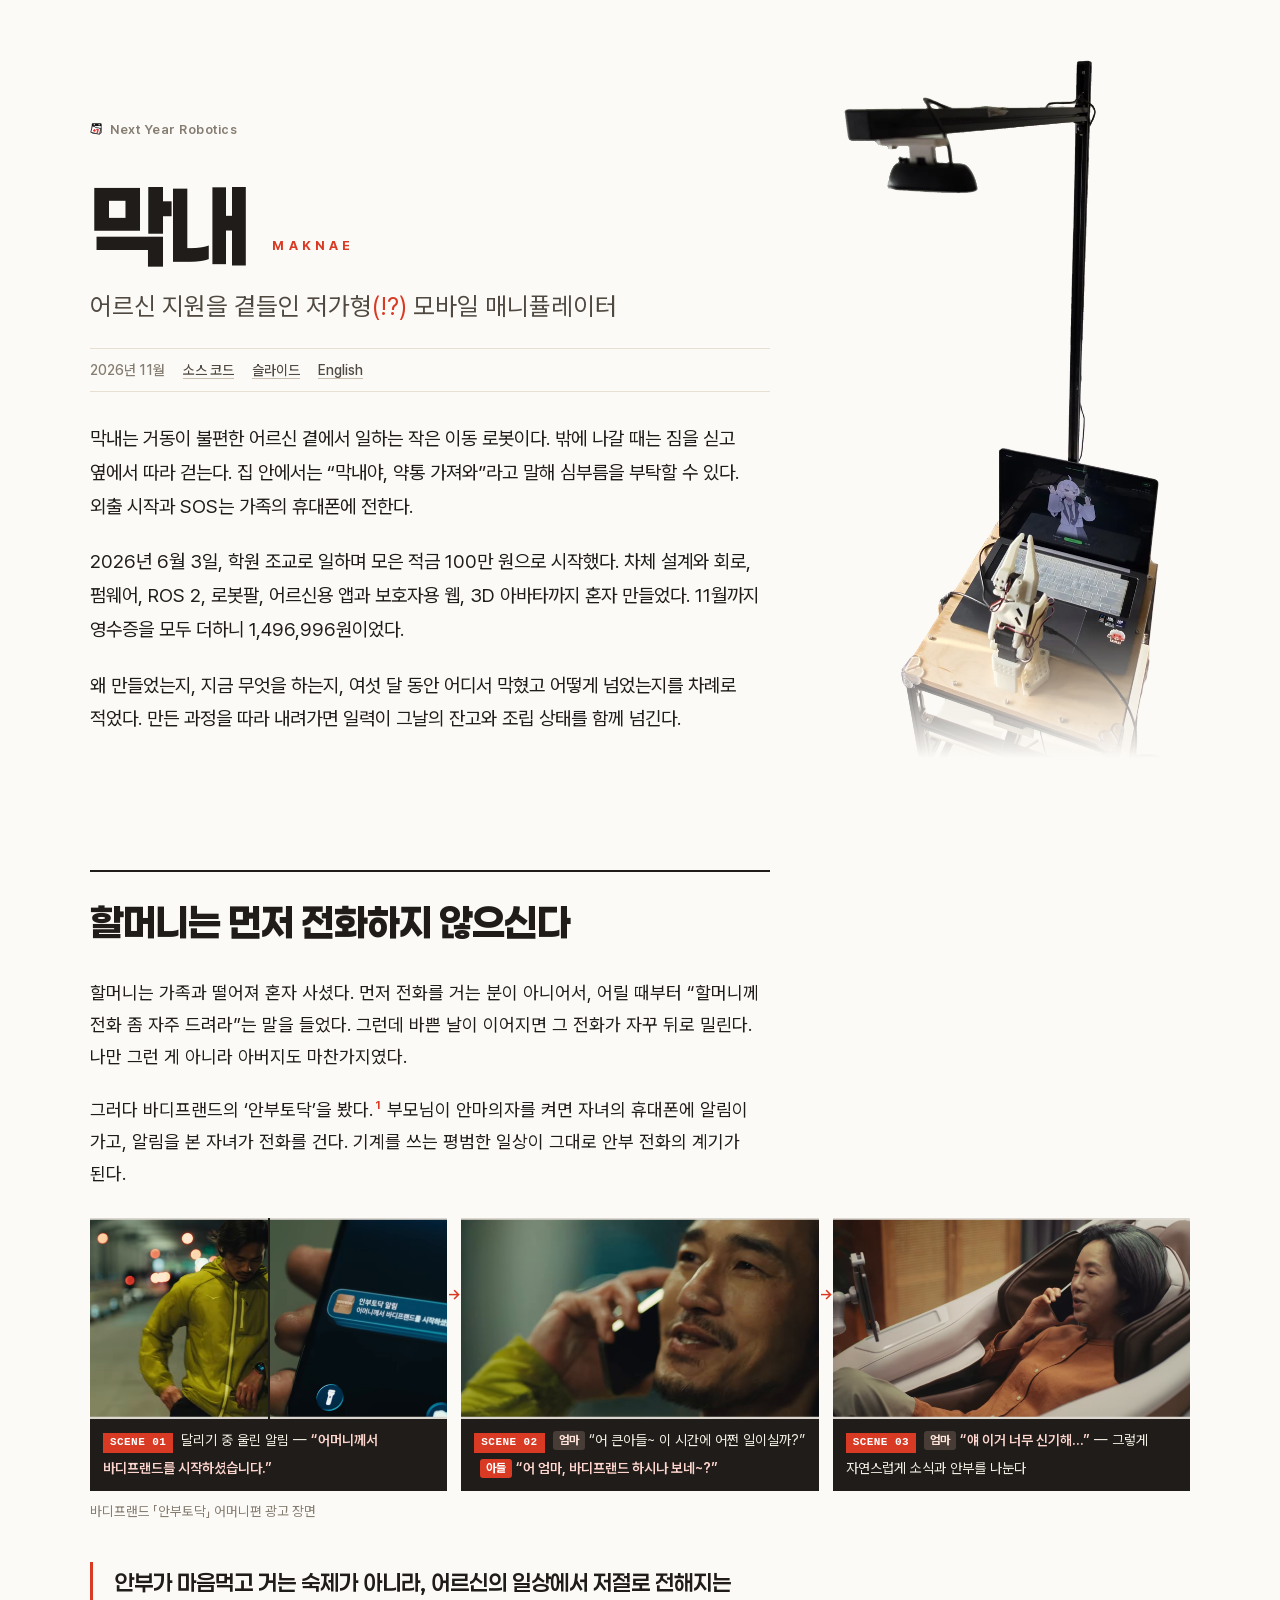
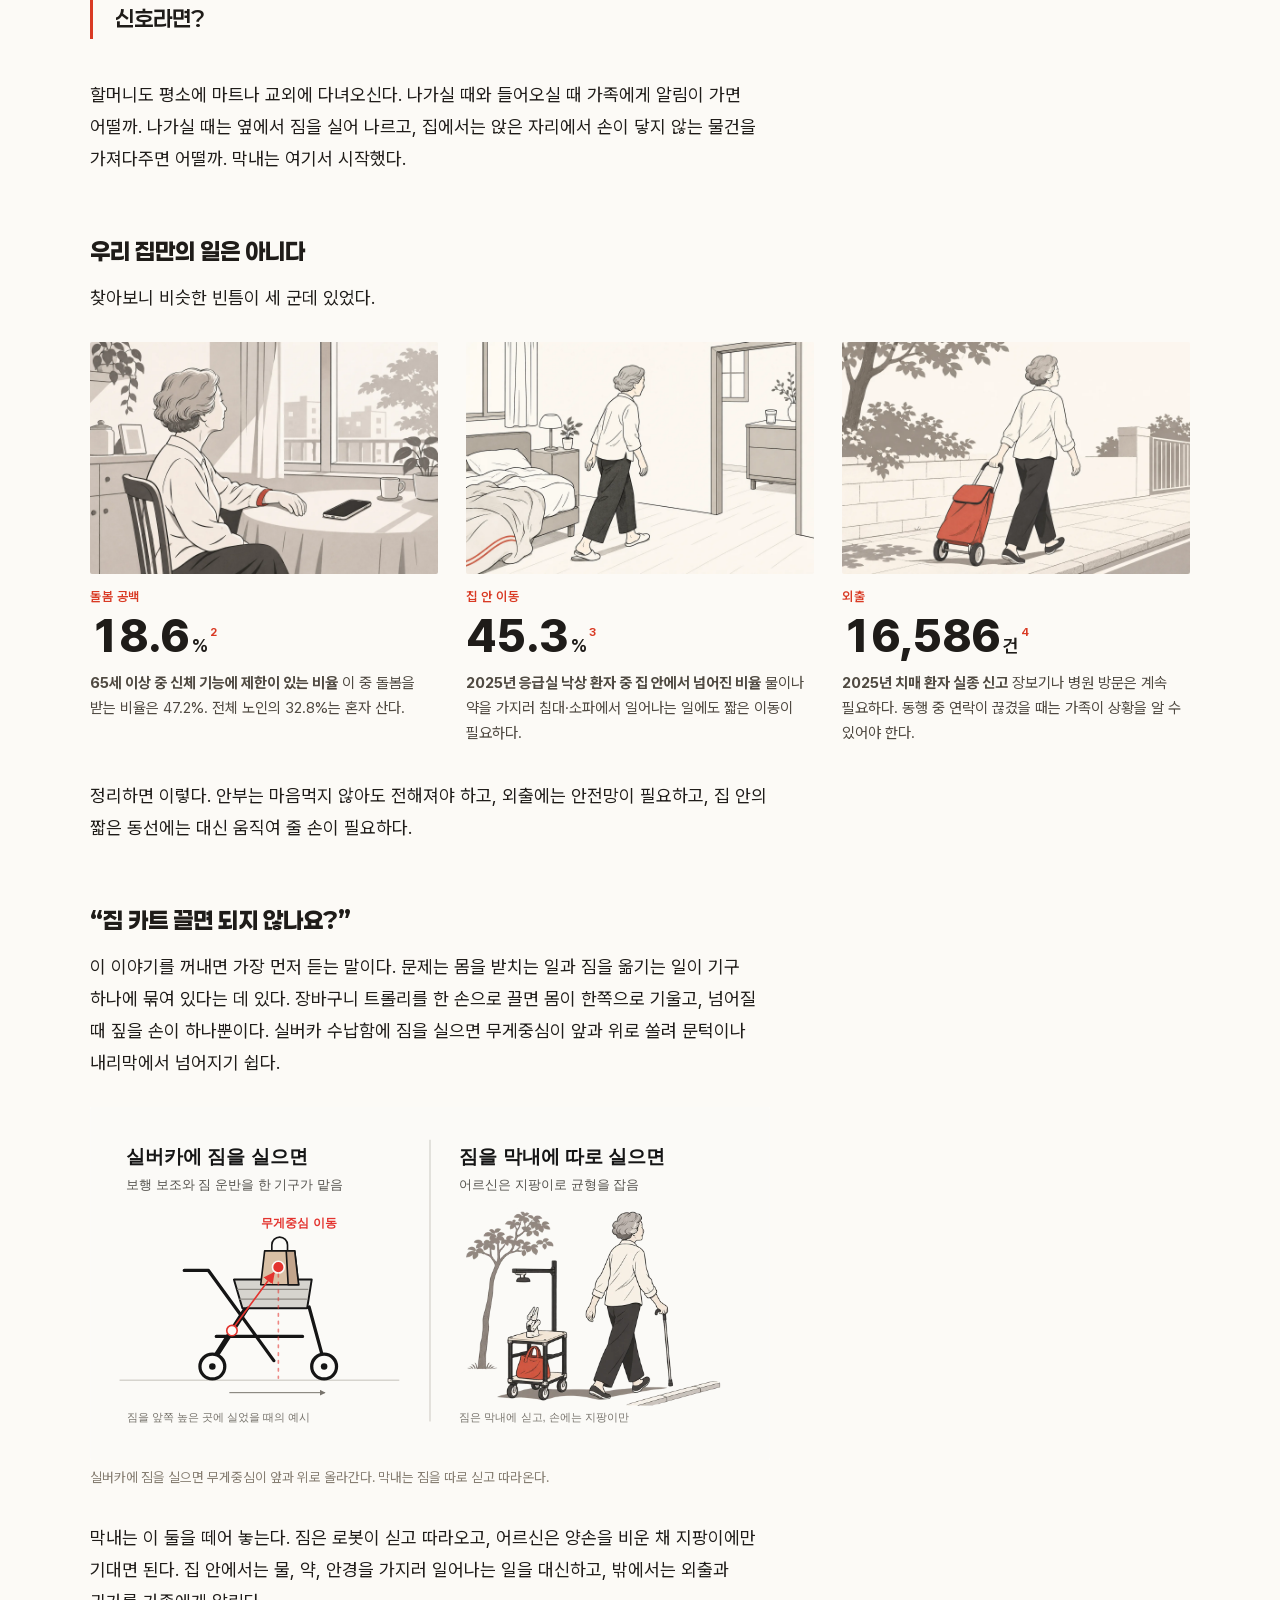
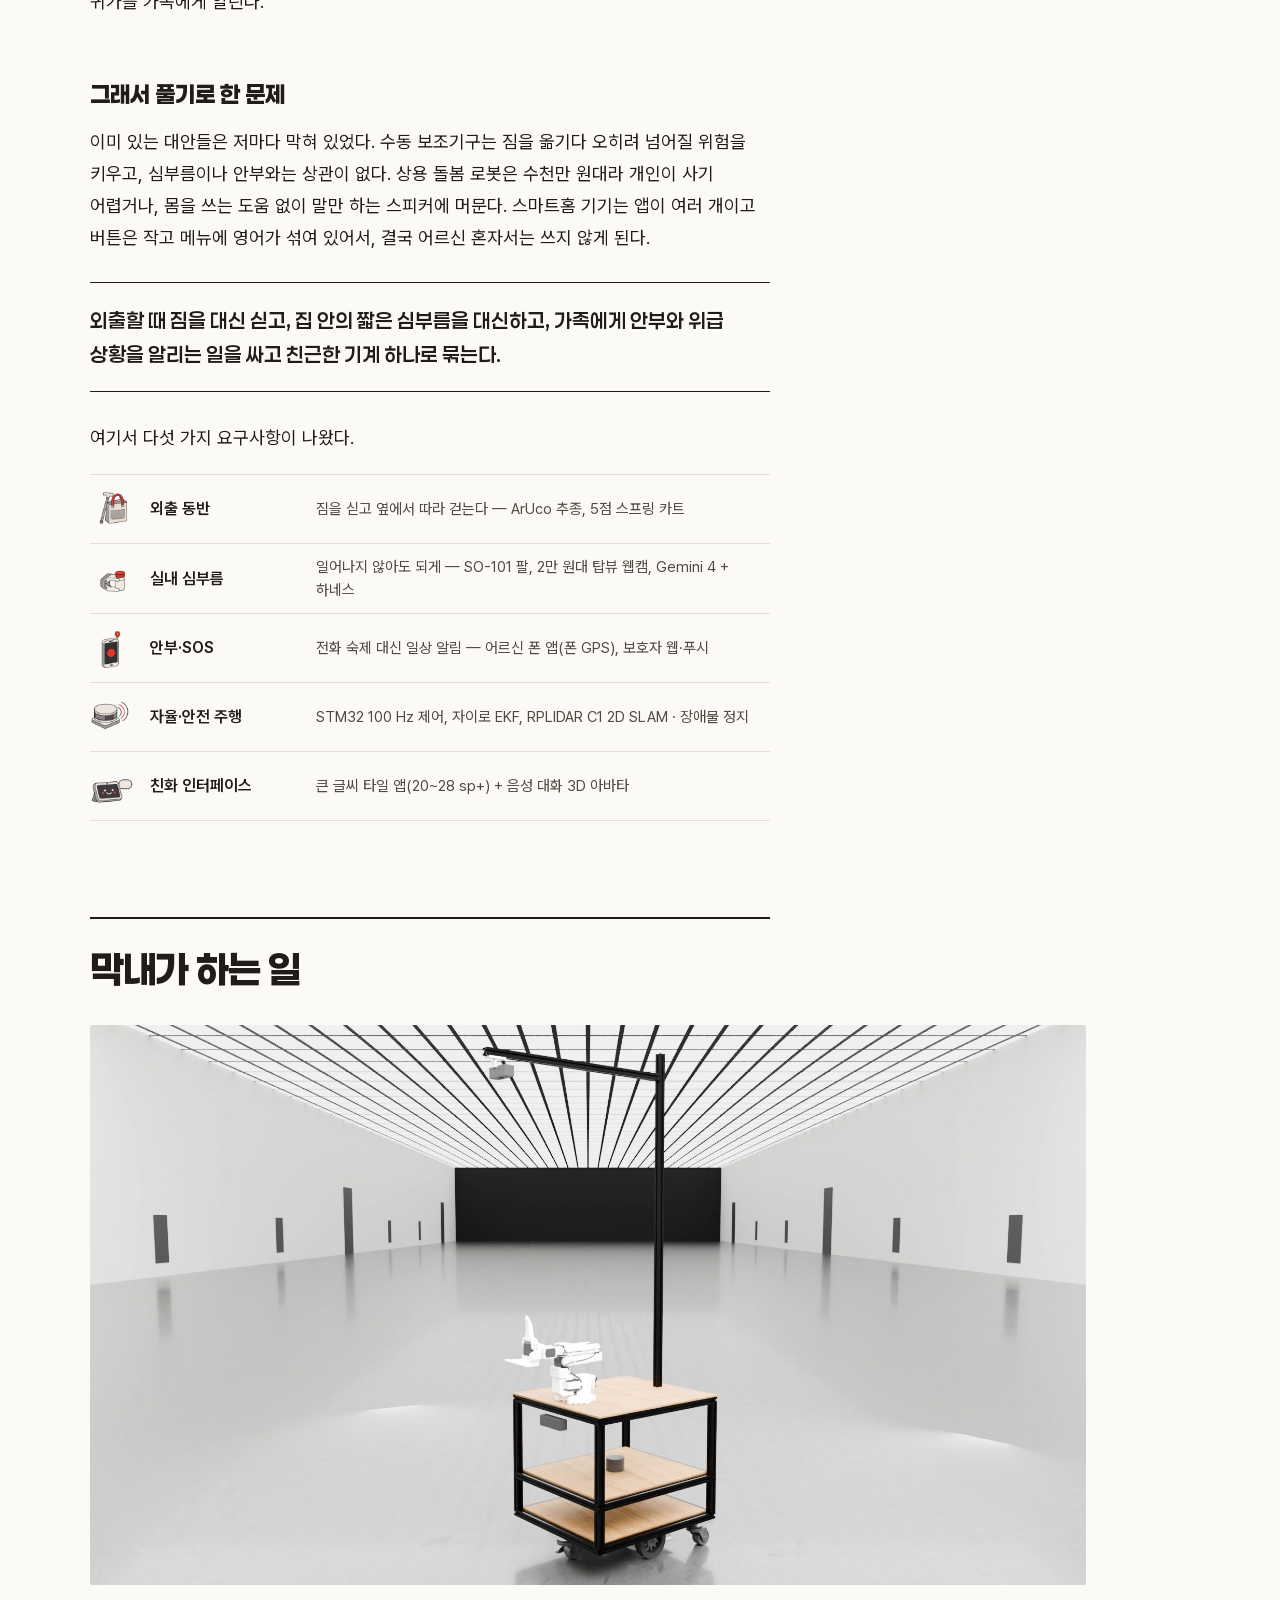
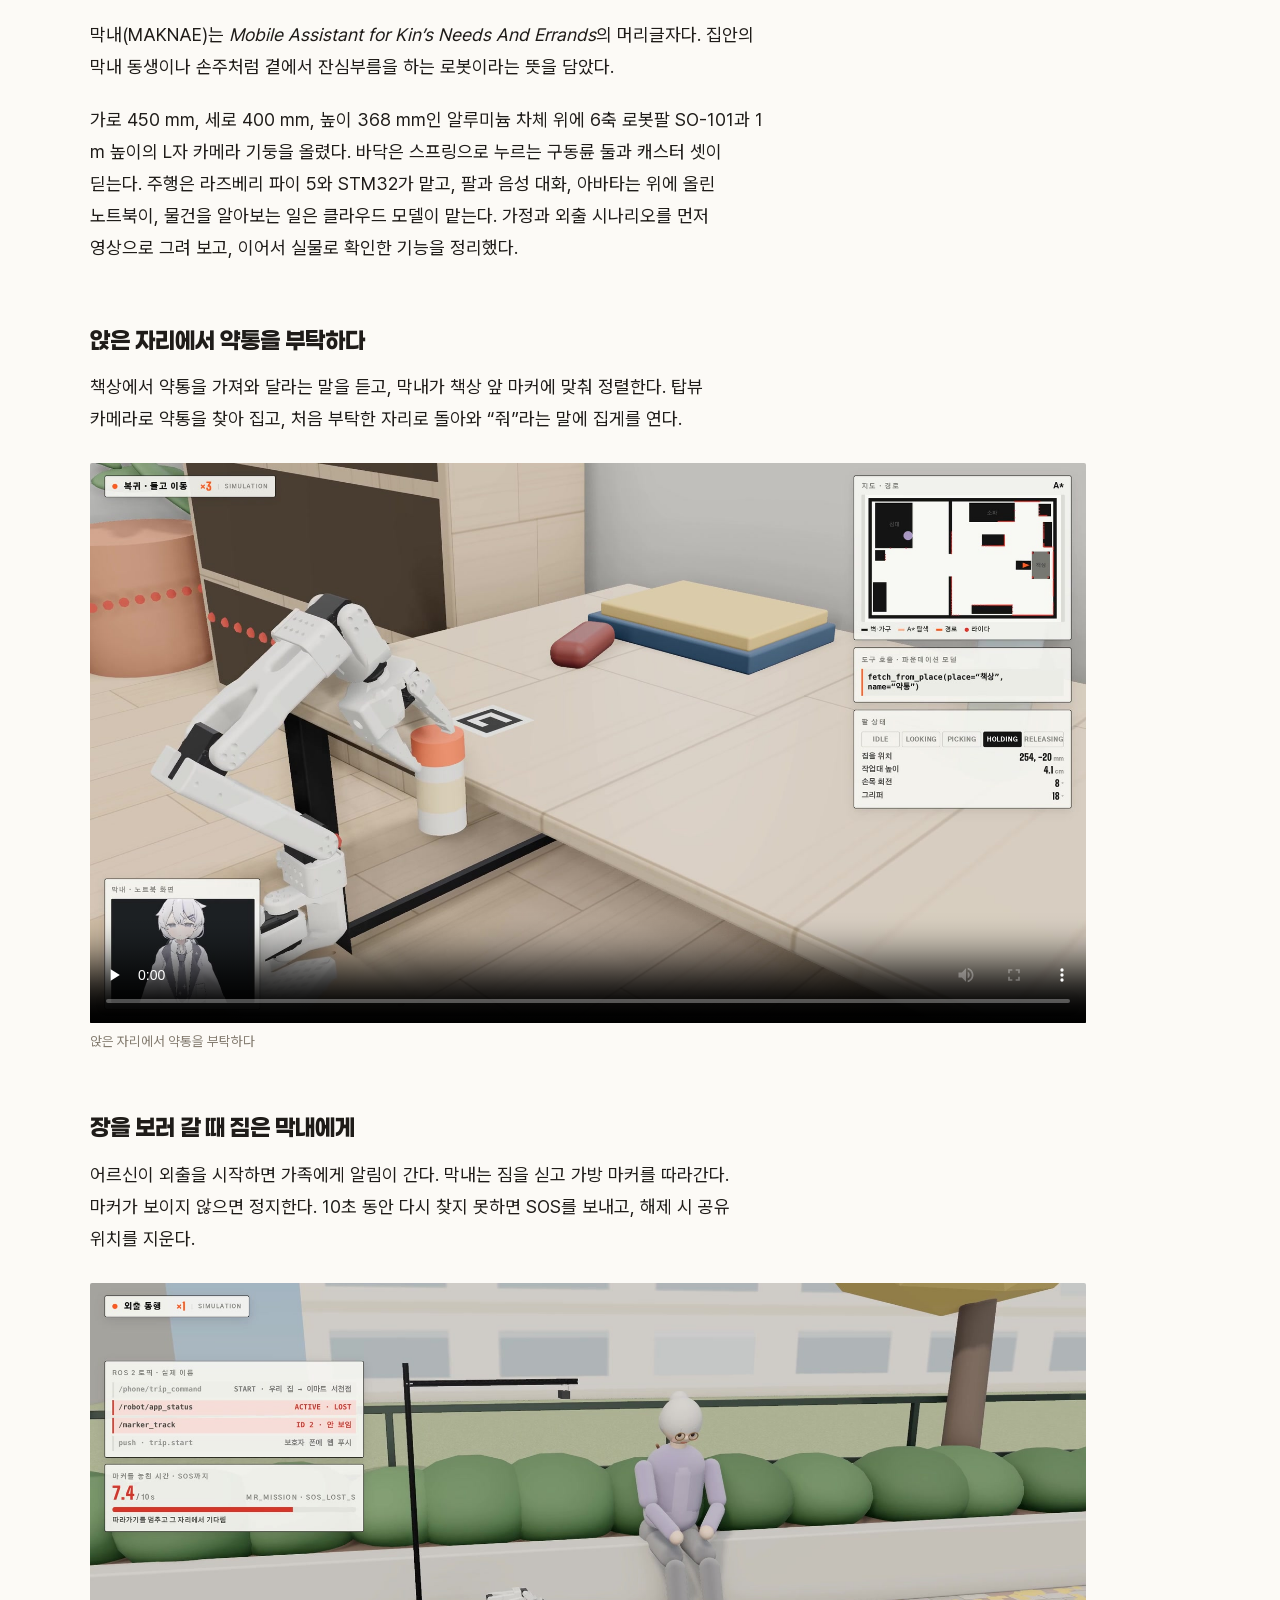
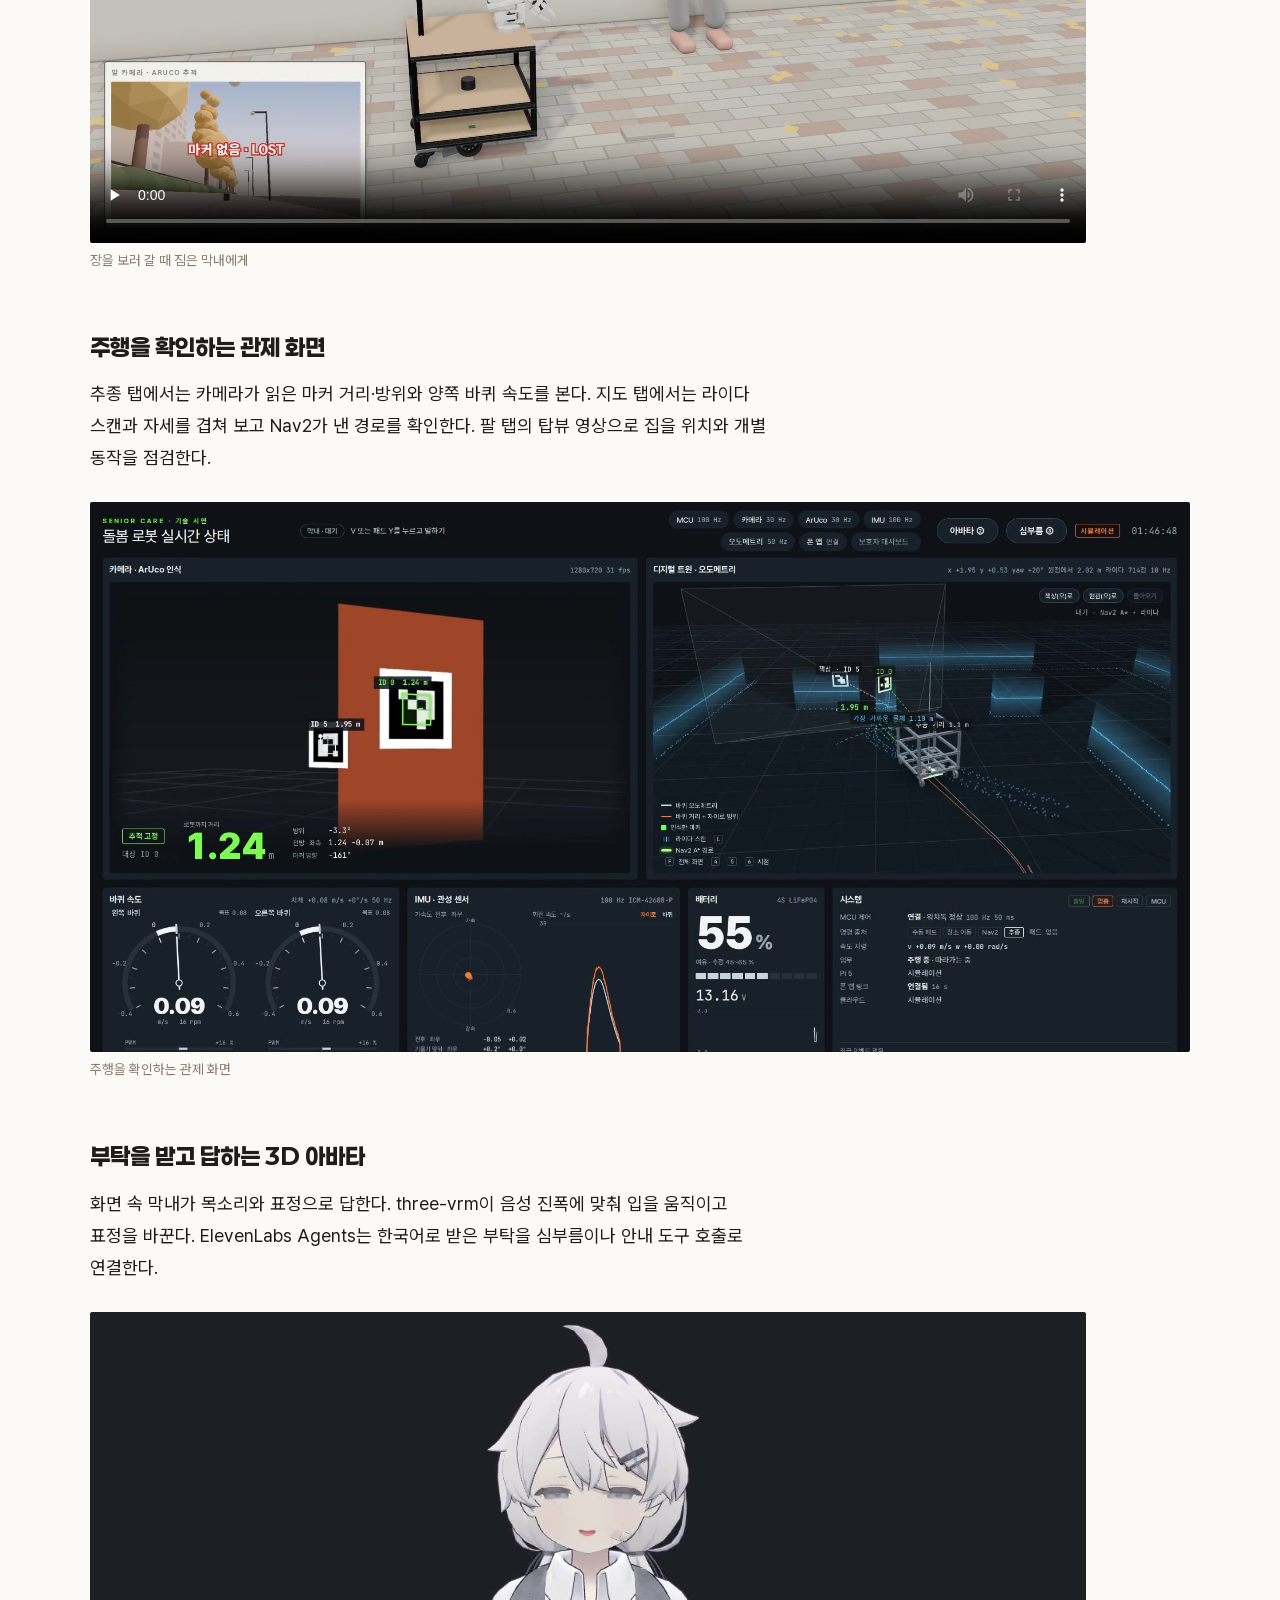
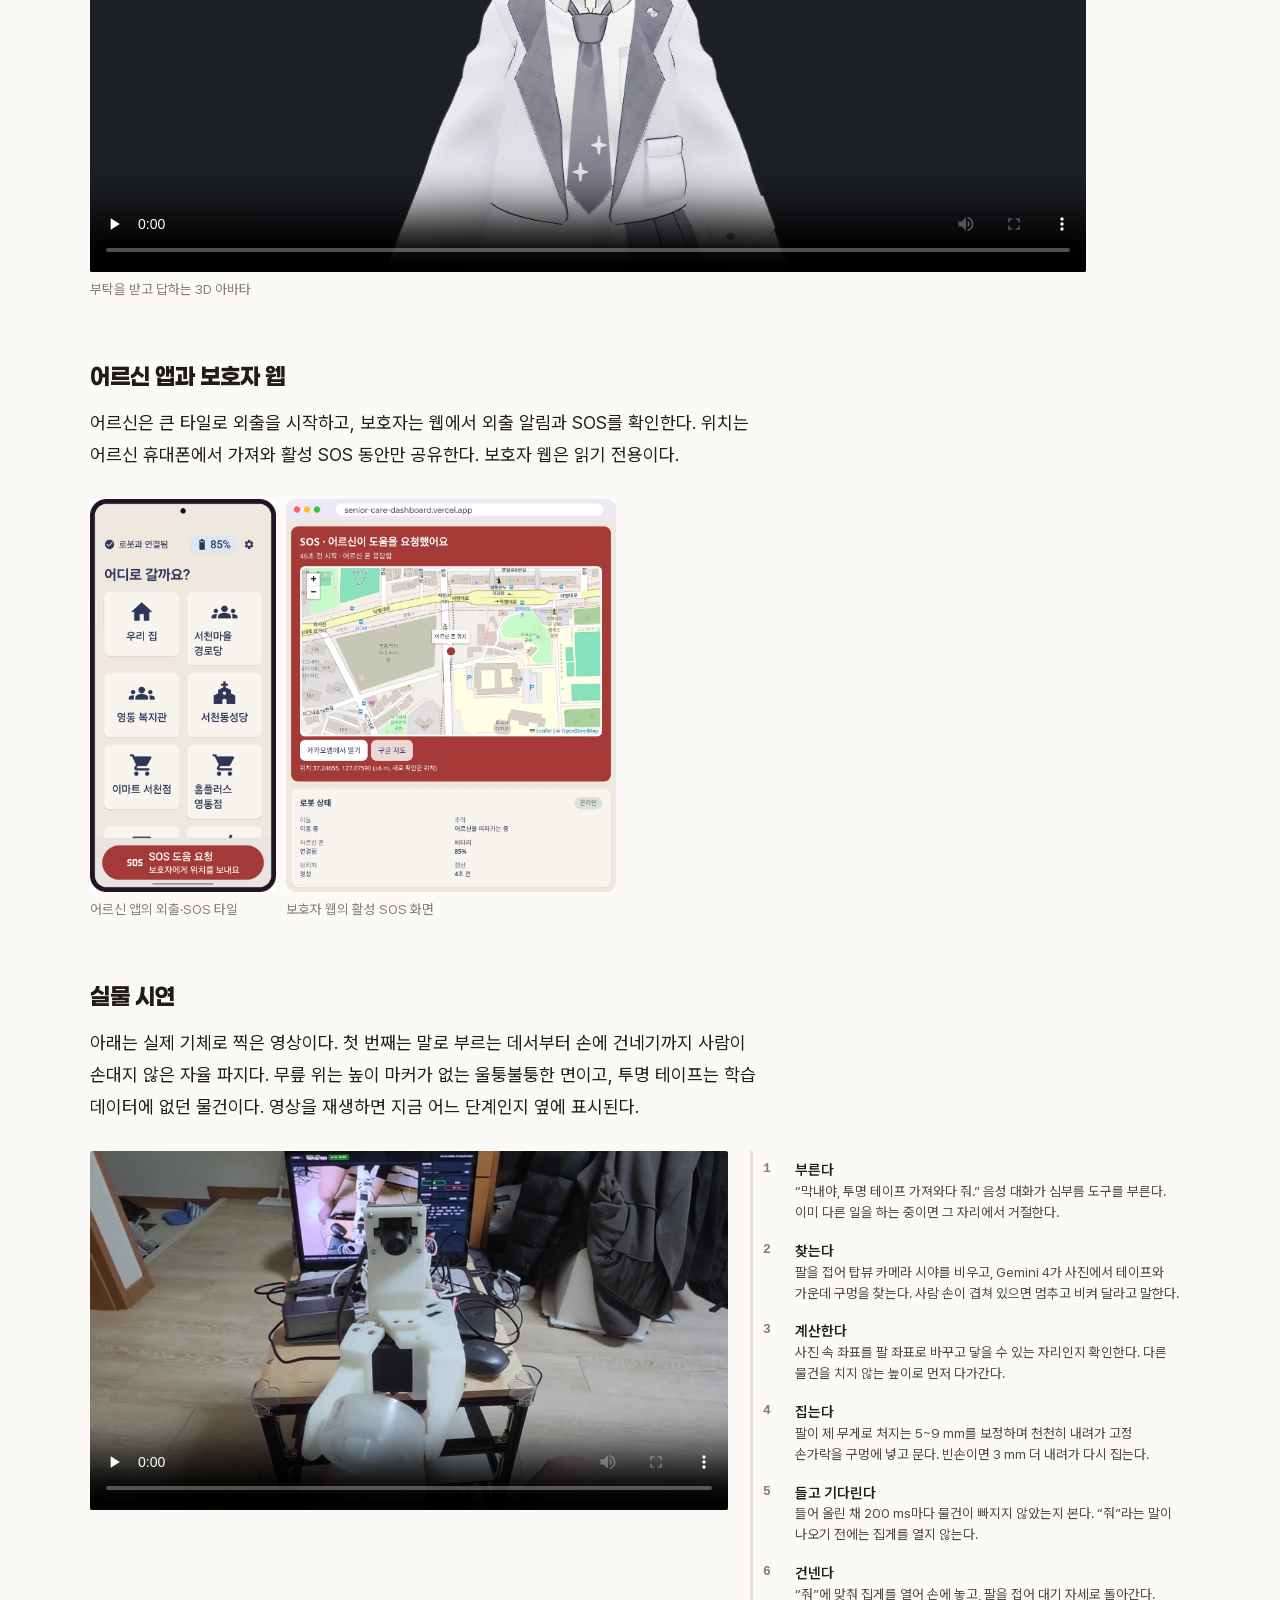
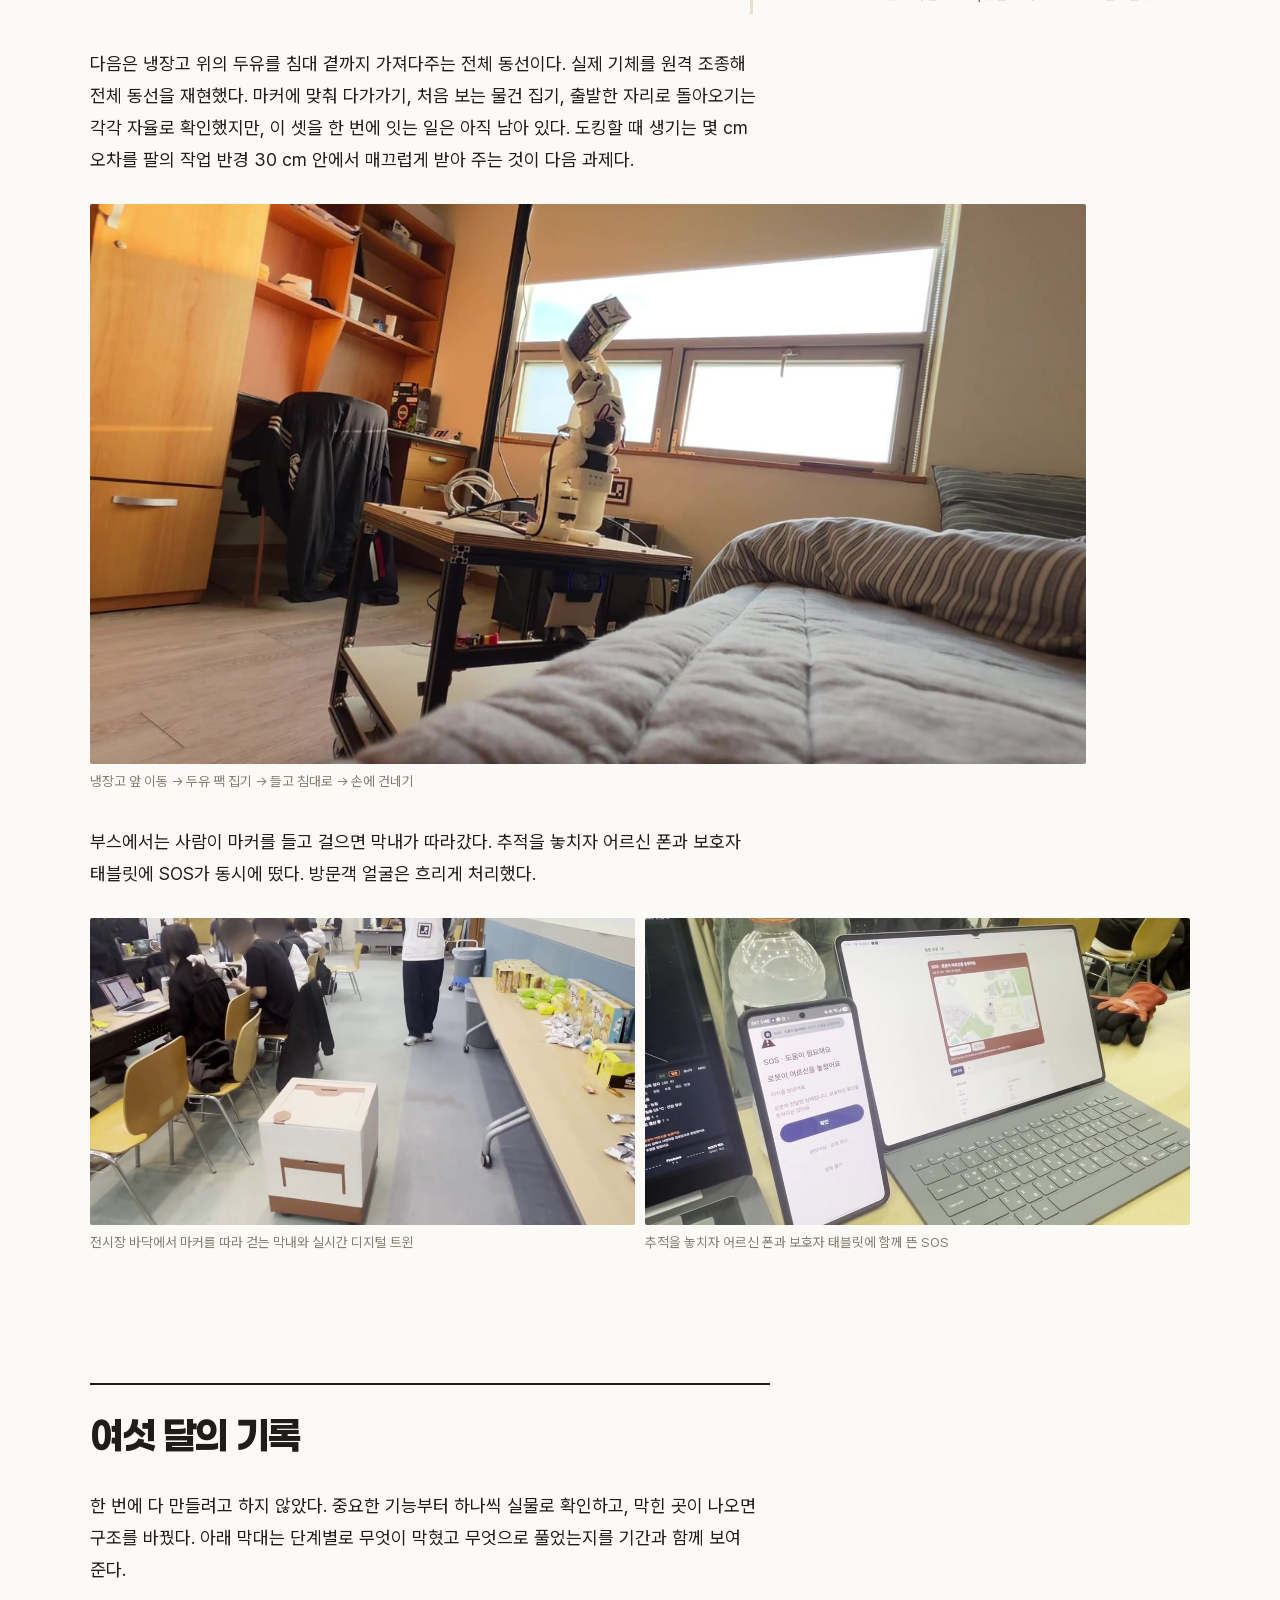
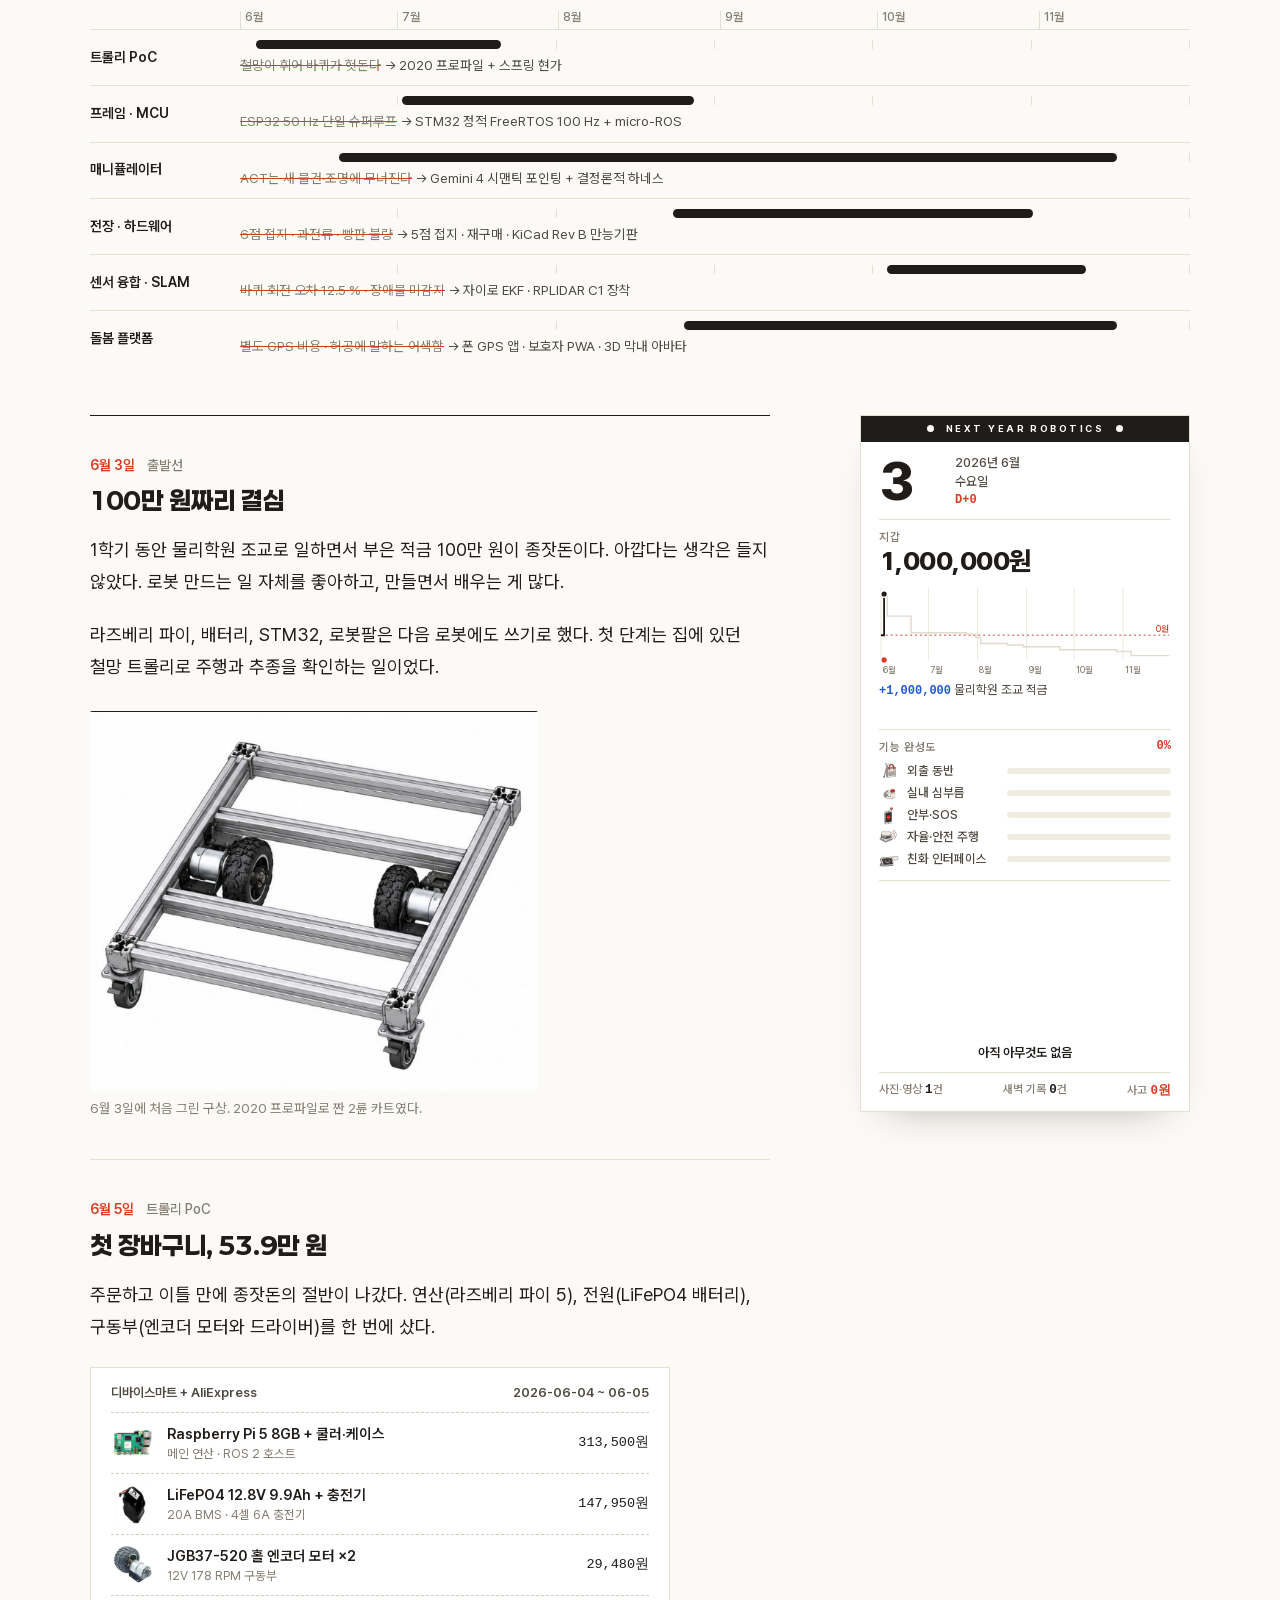
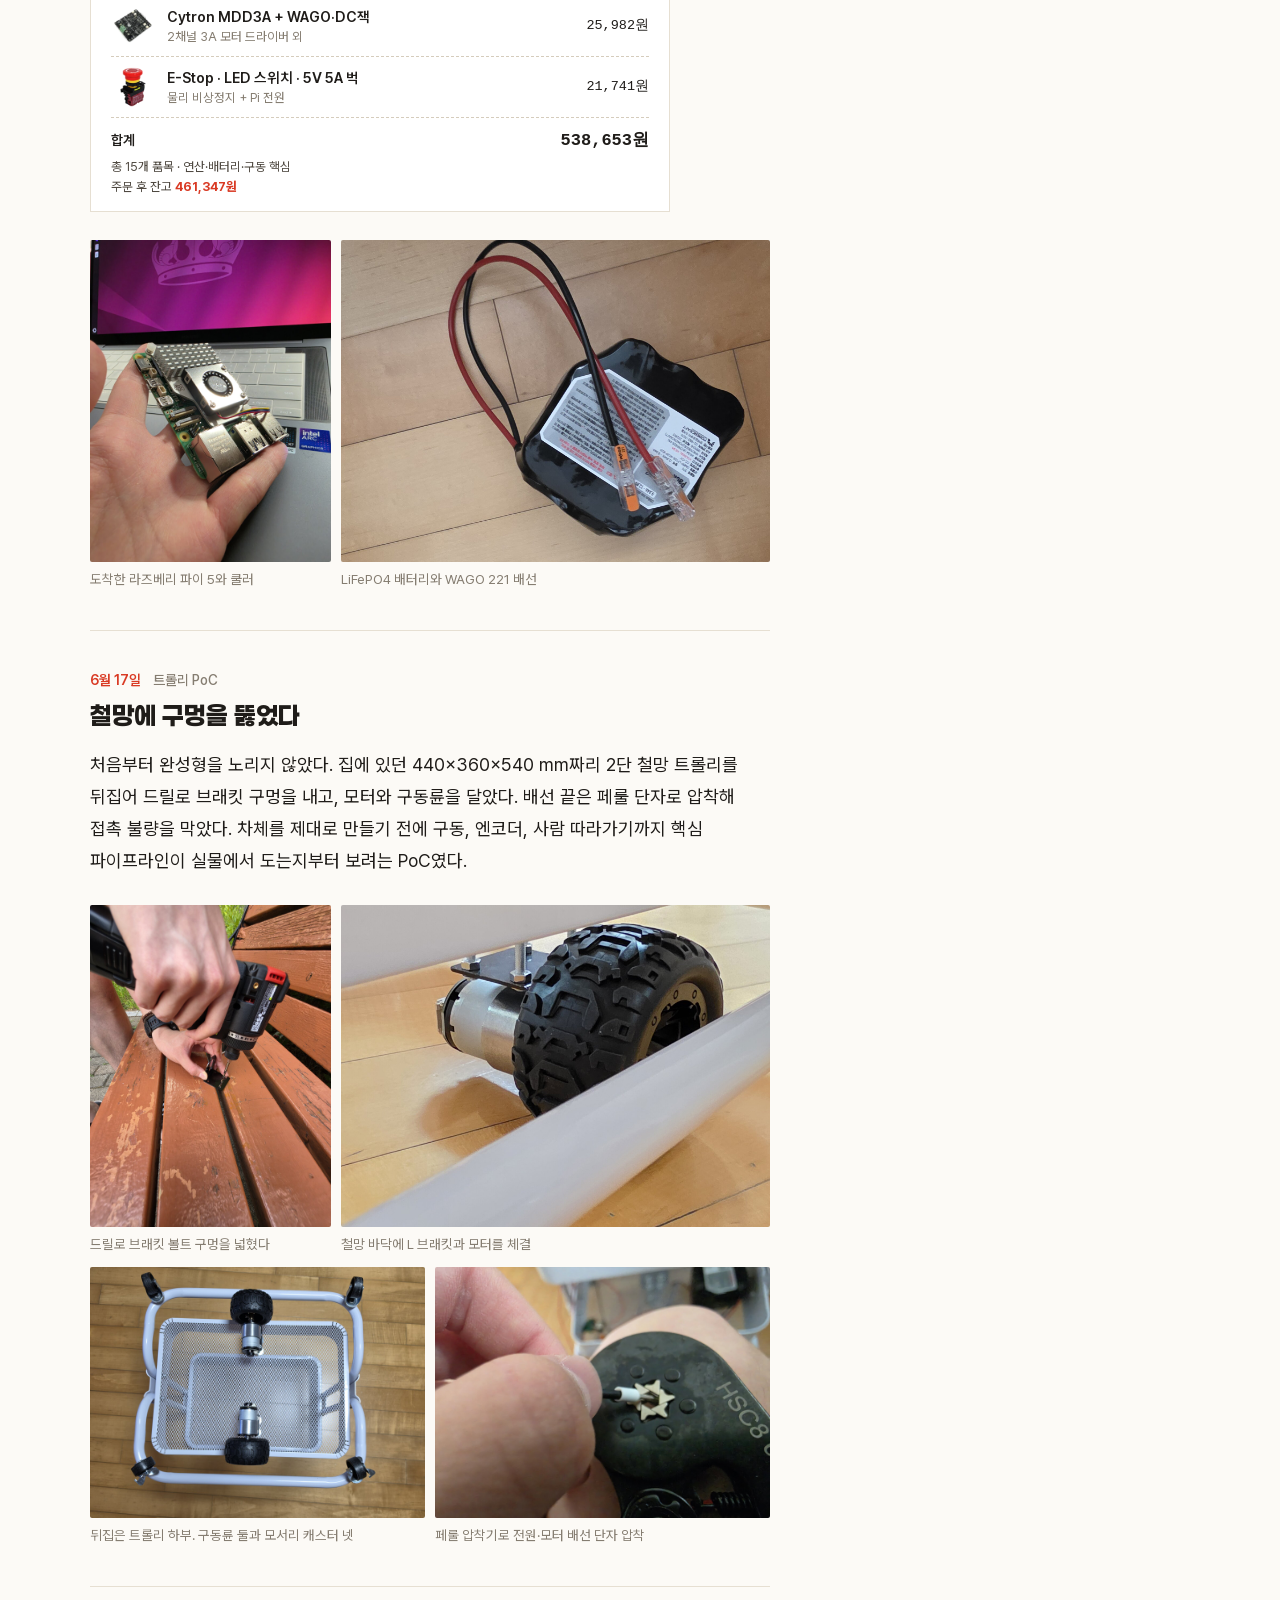
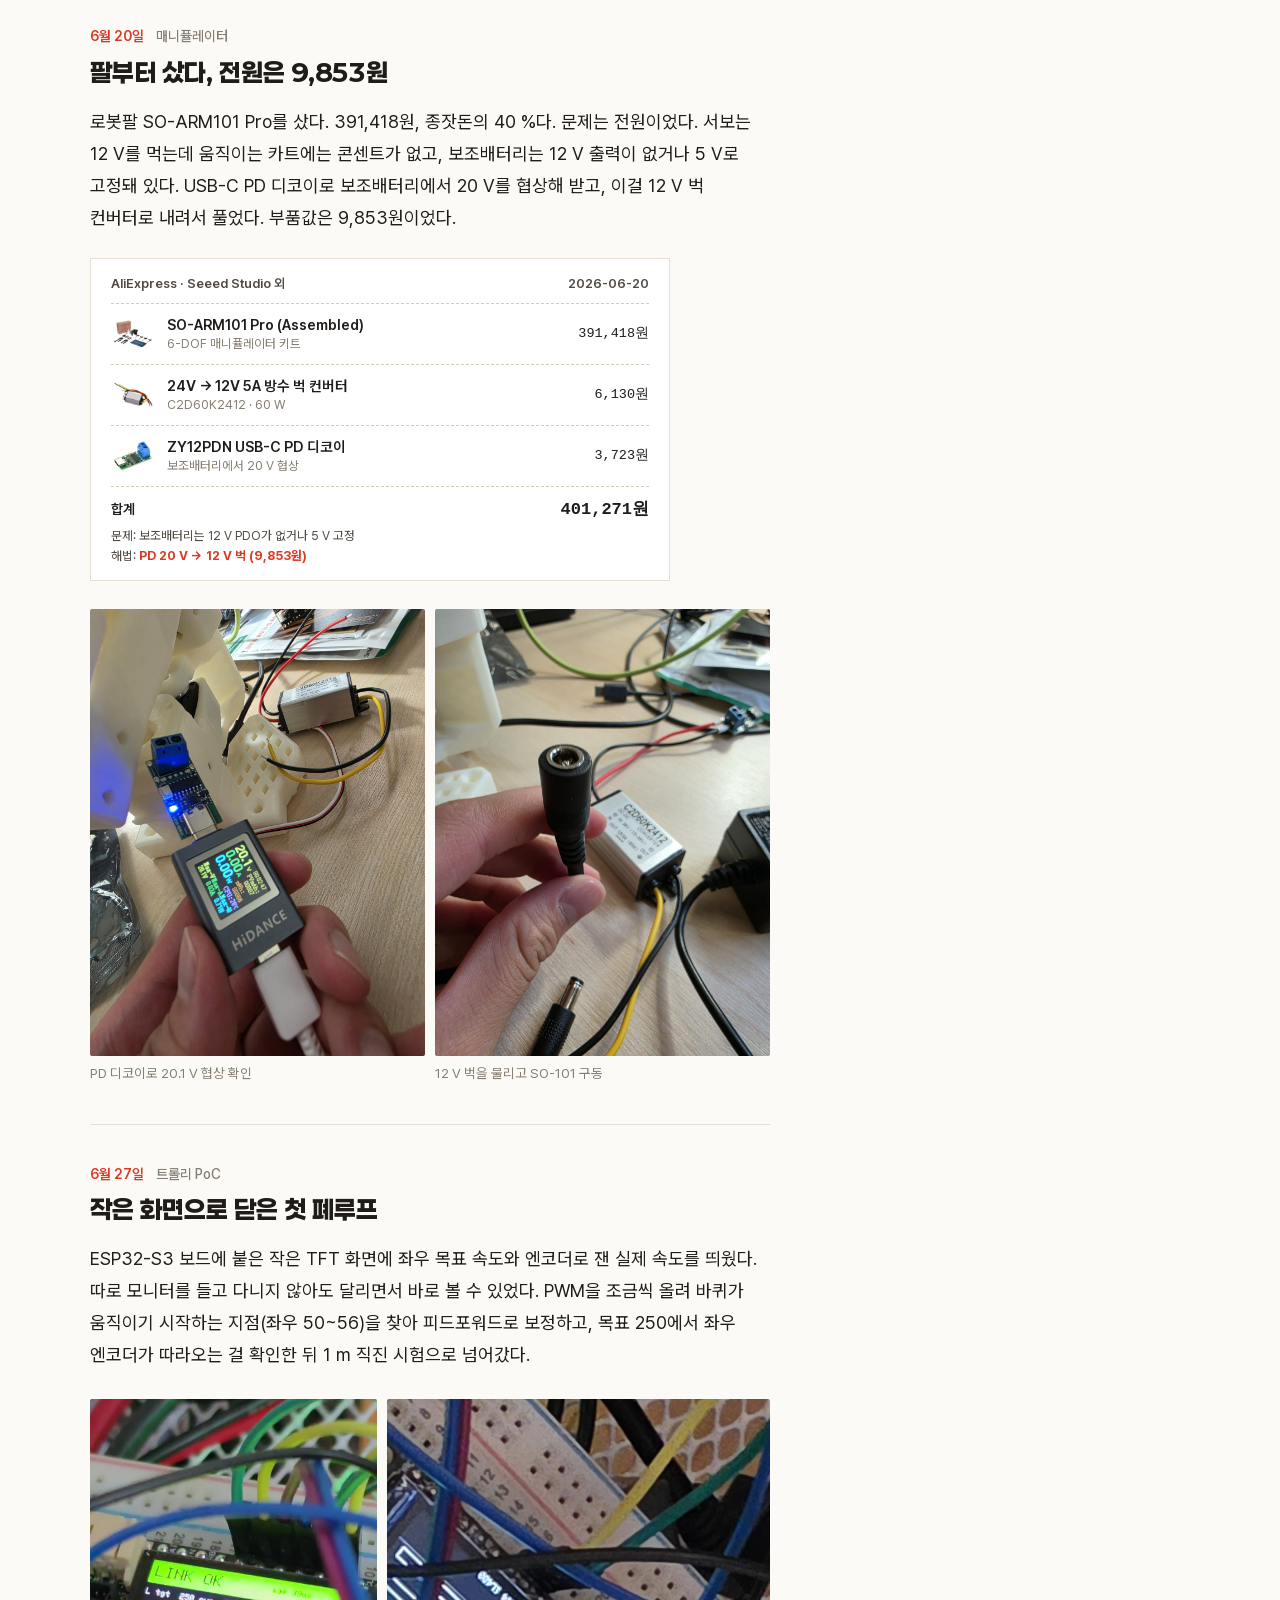
<file: maknae/index.html>
<!doctype html>
<html lang="ko">
<head>
<meta charset="utf-8">
<meta name="viewport" content="width=device-width,initial-scale=1">
<title>막내 — Next Year Robotics</title>
<meta name="description" content="거동이 불편한 어르신을 돕는 이동 로봇 막내를 혼자서, 여섯 달 동안, 종잣돈 100만 원으로 만든 기록.">
<link rel="canonical" href="https://next-year-robotics.github.io/maknae/">
<link rel="alternate" hreflang="ko" href="https://next-year-robotics.github.io/maknae/">
<link rel="alternate" hreflang="en" href="https://next-year-robotics.github.io/maknae/en/">
<meta property="og:type" content="article">
<meta property="og:title" content="막내 — 어르신 지원을 곁들인 저가형(!?) 모바일 매니퓰레이터">
<meta property="og:description" content="혼자서, 여섯 달 동안, 종잣돈 100만 원으로 만든 돌봄 로봇의 기록.">
<meta property="og:url" content="https://next-year-robotics.github.io/maknae/">
<meta property="og:image" content="https://next-year-robotics.github.io/maknae/media/og.png">
<meta name="twitter:card" content="summary_large_image">
<meta name="theme-color" content="#FCFAF6">
<link rel="icon" href="../favicon.svg" type="image/svg+xml">
<link rel="stylesheet" href="article.css?v=61e50eae71">
<script type="application/json" id="rail-data">{"seed":1000000,"seedDate":"2026-06-03","from":"2026-06-01","to":"2026-11-30","range":{"min":-600000,"max":1100000},"caps":["외출 동반","실내 심부름","안부·SOS","자율·안전 주행","친화 인터페이스"],"capIcons":["media/gen/cap_follow-256.webp","media/gen/cap_errand-256.webp","media/gen/cap_sos-256.webp","media/gen/cap_nav-256.webp","media/gen/cap_ui-256.webp"],"days":{"2026-06-03":{"tx":[[1000000,"물리학원 조교 적금","in"]],"chg":[],"bal":1000000,"acc":0,"cap":[0,0,0,0,0],"level":0.0,"stage":"","img":"","rec":1,"night":0},"2026-06-05":{"tx":[[-51221,"AliExpress · 모터·벅·E-Stop",""],[-487432,"디바이스마트 · RPi5·배터리",""]],"chg":[],"bal":461347,"acc":0,"cap":[0,0,0,0,0],"level":0.0,"stage":"","img":"","rec":3,"night":0},"2026-06-17":{"tx":[],"chg":["+ 2단 철망 트롤리","+ 하부 모터·구동륜 2"],"bal":461347,"acc":0,"cap":[0.08,0,0,0,0],"level":0.016,"stage":"2단 철망 트롤리 PoC","img":"media/101-stage_tray.png","rec":59,"night":0},"2026-06-20":{"tx":[[-391418,"SO-ARM101 Pro",""],[-9853,"PD 디코이·12V 벅",""]],"chg":[],"bal":60076,"acc":0,"cap":[0.08,0.1,0,0,0],"level":0.036,"stage":"2단 철망 트롤리 PoC","img":"media/101-stage_tray.png","rec":117,"night":0},"2026-06-27":{"tx":[],"chg":[],"bal":60076,"acc":0,"cap":[0.12,0.1,0,0,0],"level":0.044,"stage":"2단 철망 트롤리 PoC","img":"media/101-stage_tray.png","rec":141,"night":8},"2026-07-04":{"tx":[],"chg":[],"bal":60076,"acc":0,"cap":[0.18,0.15,0,0,0],"level":0.066,"stage":"2단 철망 트롤리 PoC","img":"media/101-stage_tray.png","rec":160,"night":8},"2026-07-21":{"tx":[],"chg":["+ C920 왜곡 보정 · ArUco 추종"],"bal":60076,"acc":0,"cap":[0.26,0.15,0,0,0],"level":0.082,"stage":"트롤리 PoC (목표 달성)","img":"media/101-stage_tray.png","rec":173,"night":8},"2026-07-25":{"tx":[[-39600,"NUCLEO-F446RE",""]],"chg":[],"bal":20476,"acc":0,"cap":[0.26,0.15,0,0,0],"level":0.082,"stage":"트롤리 PoC (목표 달성)","img":"media/101-stage_tray.png","rec":173,"night":8},"2026-07-31":{"tx":[[-77880,"디바이스마트 · 휠·허브·경첩·볼트",""]],"chg":[],"bal":-57404,"acc":0,"cap":[0.26,0.15,0,0,0],"level":0.082,"stage":"트롤리 PoC (목표 달성)","img":"media/101-stage_tray.png","rec":180,"night":8},"2026-08-03":{"tx":[[-144892,"MISUMI · 프레임 1차 발주",""]],"chg":[],"bal":-202296,"acc":0,"cap":[0.26,0.15,0,0,0],"level":0.082,"stage":"트롤리 PoC (목표 달성)","img":"media/101-stage_tray.png","rec":197,"night":8},"2026-08-04":{"tx":[],"chg":[],"bal":-202296,"acc":0,"cap":[0.26,0.25,0,0,0],"level":0.102,"stage":"트롤리 PoC (목표 달성)","img":"media/101-stage_tray.png","rec":206,"night":12},"2026-08-13":{"tx":[],"chg":["− 철망 트롤리","+ 2020 프레임 · 코너 캐스터 4"],"bal":-202296,"acc":0,"cap":[0.3,0.25,0,0,0],"level":0.11,"stage":"2020 프레임 조립","img":"media/100-stage_frame6.png","rec":259,"night":29},"2026-08-16":{"tx":[],"chg":["+ 스프링 스윙암 · Pololu 구동륜 2"],"bal":-202296,"acc":0,"cap":[0.36,0.25,0,0,0],"level":0.122,"stage":"2020 프레임 · 6점 접지","img":"media/100-stage_frame6.png","rec":281,"night":32},"2026-08-20":{"tx":[[-34333,"AliExpress · IMU·벅·퓨즈·전선",""]],"chg":[],"bal":-236629,"acc":0,"cap":[0.36,0.25,0,0,0],"level":0.122,"stage":"2020 프레임 · 6점 접지","img":"media/100-stage_frame6.png","rec":291,"night":42},"2026-08-22":{"tx":[],"chg":[],"bal":-236629,"acc":0,"cap":[0.45,0.25,0,0.3,0],"level":0.2,"stage":"2020 프레임 · 6점 접지","img":"media/100-stage_frame6.png","rec":296,"night":44},"2026-08-29":{"tx":[],"chg":["+ Logitech C920 (전면)"],"bal":-236629,"acc":0,"cap":[0.6,0.25,0,0.3,0],"level":0.23,"stage":"전방 C920 탑재","img":"media/098-stage_cam.png","rec":328,"night":45},"2026-08-30":{"tx":[[-14410,"MDD3A 재구매","acc"],[-26681,"엔코더 모터 2 재구매","acc"]],"chg":[],"bal":-277720,"acc":41091,"cap":[0.6,0.25,0,0.3,0],"level":0.23,"stage":"전방 C920 탑재","img":"media/098-stage_cam.png","rec":334,"night":45},"2026-09-19":{"tx":[],"chg":[],"bal":-277720,"acc":41091,"cap":[0.6,0.25,0,0.3,0],"level":0.23,"stage":"전방 C920 탑재","img":"media/098-stage_cam.png","rec":357,"night":45},"2026-09-22":{"tx":[[-75470,"프로파일 가공·JST·C270",""]],"chg":[],"bal":-353190,"acc":41091,"cap":[0.6,0.25,0,0.3,0],"level":0.23,"stage":"전방 C920 탑재","img":"media/098-stage_cam.png","rec":359,"night":45},"2026-09-26":{"tx":[],"chg":["+ Rev B 만능기판 · ICM-42688-P IMU"],"bal":-353190,"acc":41091,"cap":[0.6,0.25,0,0.4,0],"level":0.25,"stage":"전장 Rev B 통합","img":"media/097-stage_board6.png","rec":378,"night":53},"2026-09-27":{"tx":[],"chg":[],"bal":-353190,"acc":41091,"cap":[0.6,0.25,0.7,0.4,0.35],"level":0.46,"stage":"전장 Rev B 통합","img":"media/097-stage_board6.png","rec":385,"night":53},"2026-10-28":{"tx":[[-44806,"MISUMI · 프레임 2차 보강 체결류 (10/1~8)",""]],"chg":["+ 베이스 플레이트 · SO-101 · C270 마스트"],"bal":-397996,"acc":41091,"cap":[0.6,0.5,0.7,0.4,0.35],"level":0.51,"stage":"팔 · L자 마스트 통합","img":"media/095-stage_arm_mast.png","rec":420,"night":56},"2026-10-31":{"tx":[],"chg":[],"bal":-397996,"acc":41091,"cap":[0.6,0.5,0.7,0.45,0.35],"level":0.52,"stage":"팔 · L자 마스트 통합","img":"media/095-stage_arm_mast.png","rec":477,"night":71},"2026-11-04":{"tx":[],"chg":[],"bal":-397996,"acc":41091,"cap":[0.6,0.7,0.7,0.45,0.35],"level":0.56,"stage":"팔 · L자 마스트 통합","img":"media/095-stage_arm_mast.png","rec":507,"night":80},"2026-11-06":{"tx":[[-99000,"RPLIDAR C1",""]],"chg":[],"bal":-496996,"acc":41091,"cap":[0.6,0.7,0.7,0.45,0.35],"level":0.56,"stage":"팔 · L자 마스트 통합","img":"media/095-stage_arm_mast.png","rec":507,"night":80},"2026-11-08":{"tx":[],"chg":["− 앞 캐스터 1개","↔ 남은 앞 캐스터 중앙 이동"],"bal":-496996,"acc":41091,"cap":[0.6,0.7,0.7,0.55,0.35],"level":0.58,"stage":"5점 접지 개조","img":"media/096-stage_arm_mast_5pt.png","rec":507,"night":80},"2026-11-10":{"tx":[],"chg":["+ RPLIDAR C1 (가운뎃단)"],"bal":-496996,"acc":41091,"cap":[0.75,0.7,0.7,0.85,0.35],"level":0.67,"stage":"완성형 (+ RPLIDAR C1)","img":"media/099-stage_final.png","rec":521,"night":80},"2026-11-15":{"tx":[],"chg":[],"bal":-496996,"acc":41091,"cap":[0.75,0.85,0.7,0.85,0.35],"level":0.7,"stage":"완성형 (+ RPLIDAR C1)","img":"media/099-stage_final.png","rec":532,"night":80},"2026-11-16":{"tx":[],"chg":[],"bal":-496996,"acc":41091,"cap":[0.85,0.85,0.85,0.85,0.9],"level":0.86,"stage":"완성형 (+ RPLIDAR C1)","img":"media/099-stage_final.png","rec":535,"night":80}}}</script>
<script src="article.js?v=480847e5fe" defer></script>
</head>
<body>
<div class="logbar" id="logbar" aria-hidden="true"><span id="bDate"></span><span id="bBal"></span><span id="bStage"></span><i><b id="bLv"></b></i></div>

<header class="hero">
  <div class="wrap hero-grid">
    <div class="hero-text">
      <a class="home-link" href="../">Next Year Robotics</a>
      <h1>막내 <span lang="en">MAKNAE</span></h1>
      <p class="dek">어르신 지원을 곁들인 저가형<span class="q">(!?)</span> 모바일 매니퓰레이터</p>
      <p class="byline"><time datetime="2026-11">2026년 11월</time><a href="https://github.com/next-year-robotics/mobile-robot">소스 코드</a><a href="slides/">슬라이드</a><a href="en/" lang="en" hreflang="en">English</a></p>
      <div class="lead">
        <p>막내는 거동이 불편한 어르신 곁에서 일하는 작은 이동 로봇이다. 밖에 나갈 때는 짐을 싣고 옆에서 따라 걷는다. 집 안에서는 “막내야, 약통 가져와”라고 말해 심부름을 부탁할 수 있다. 외출 시작과 SOS는 가족의 휴대폰에 전한다.</p>
        <p>2026년 6월 3일, 학원 조교로 일하며 모은 적금 100만 원으로 시작했다. 차체 설계와 회로, 펌웨어, ROS 2, 로봇팔, 어르신용 앱과 보호자용 웹, 3D 아바타까지 혼자 만들었다. 11월까지 영수증을 모두 더하니 1,496,996원이었다.</p>
        <p>왜 만들었는지, 지금 무엇을 하는지, 여섯 달 동안 어디서 막혔고 어떻게 넘었는지를 차례로 적었다. 만든 과정을 따라 내려가면 일력이 그날의 잔고와 조립 상태를 함께 넘긴다.</p>
      </div>
    </div>
    <figure class="hero-fig"><img class="m" src="media/w/081-maknae_cutout.webp" alt="완성한 막내. 알루미늄 프레임 차체 위에 로봇팔과 긴 카메라 기둥이 서 있다." width="653" height="1400" decoding="async"></figure>
  </div>
</header><main>
<section class="chapter" id="why" aria-labelledby="why-h">
 <div class="wrap prose">
  <h2 id="why-h">할머니는 먼저 전화하지 않으신다</h2>
  <p>할머니는 가족과 떨어져 혼자 사셨다. 먼저 전화를 거는 분이 아니어서, 어릴 때부터 “할머니께 전화 좀 자주 드려라”는 말을 들었다. 그런데 바쁜 날이 이어지면 그 전화가 자꾸 뒤로 밀린다. 나만 그런 게 아니라 아버지도 마찬가지였다.</p><p>그러다 바디프랜드의 ‘안부토닥’을 봤다.<sup class="fn"><a href="#fn1" id="fnr1" aria-label="주 1">1</a></sup> 부모님이 안마의자를 켜면 자녀의 휴대폰에 알림이 가고, 알림을 본 자녀가 전화를 건다. 기계를 쓰는 평범한 일상이 그대로 안부 전화의 계기가 된다.</p>
  <figure class="fig wide bf"><ol><li><div class="bf-img pair"><img src="media/001-bf_01_run.jpg" alt="" loading="lazy" style="object-position:34% center"><img src="media/002-bf_02_notify.jpg" alt="" loading="lazy" style="object-position:26% center"></div><p class="bf-cap"><span class="bf-step">SCENE 01</span>달리기 중 울린 알림 — <b>“어머니께서 바디프랜드를 시작하셨습니다.”</b></p></li><li><div class="bf-img"><img src="media/003-bf_03_call.jpg" alt="" loading="lazy" style="object-position:62% center"></div><p class="bf-cap"><span class="bf-step">SCENE 02</span><span class="sp-m">엄마</span>“어 큰아들~ 이 시간에 어쩐 일이실까?”<span class="sp-s">아들</span><b>“어 엄마, 바디프랜드 하시나 보네~?”</b></p></li><li><div class="bf-img"><img src="media/004-bf_04_mom.jpg" alt="" loading="lazy" style="object-position:70% center"></div><p class="bf-cap"><span class="bf-step">SCENE 03</span><span class="sp-m">엄마</span><b>“얘 이거 너무 신기해…”</b> — 그렇게 자연스럽게 소식과 안부를 나눈다</p></li></ol><figcaption class="fig-cap">바디프랜드 「안부토닥」 어머니편 광고 장면</figcaption></figure>
  <blockquote class="pull">안부가 마음먹고 거는 숙제가 아니라, 어르신의 일상에서 저절로 전해지는 신호라면?</blockquote>
  <p>할머니도 평소에 마트나 교외에 다녀오신다. 나가실 때와 들어오실 때 가족에게 알림이 가면 어떨까. 나가실 때는 옆에서 짐을 실어 나르고, 집에서는 앉은 자리에서 손이 닿지 않는 물건을 가져다주면 어떨까. 막내는 여기서 시작했다.</p>

  <h3>우리 집만의 일은 아니다</h3>
  <p>찾아보니 비슷한 빈틈이 세 군데 있었다.</p>
  <figure class="fig wide stats"><div class="stat"><img class="m" src="media/w/059-quiet_phone.webp" alt="" width="1536" height="1024" loading="lazy" decoding="async"><p class="stat-k">돌봄 공백</p><p class="stat-n">18.6<small>%</small><sup class="fn"><a href="#fn2" id="fnr2" aria-label="주 2">2</a></sup></p><p class="stat-b"><b>65세 이상 중 신체 기능에 제한이 있는 비율</b> 이 중 돌봄을 받는 비율은 47.2%. 전체 노인의 32.8%는 혼자 산다.</p></div><div class="stat"><img class="m" src="media/w/051-bedside_water.webp" alt="" width="1536" height="1024" loading="lazy" decoding="async"><p class="stat-k">집 안 이동</p><p class="stat-n">45.3<small>%</small><sup class="fn"><a href="#fn3" id="fnr3" aria-label="주 3">3</a></sup></p><p class="stat-b"><b>2025년 응급실 낙상 환자 중 집 안에서 넘어진 비율</b> 물이나 약을 가지러 침대·소파에서 일어나는 일에도 짧은 이동이 필요하다.</p></div><div class="stat"><img class="m" src="media/w/056-one_hand_cart.webp" alt="" width="1536" height="1024" loading="lazy" decoding="async"><p class="stat-k">외출</p><p class="stat-n">16,586<small>건</small><sup class="fn"><a href="#fn4" id="fnr4" aria-label="주 4">4</a></sup></p><p class="stat-b"><b>2025년 치매 환자 실종 신고</b> 장보기나 병원 방문은 계속 필요하다. 동행 중 연락이 끊겼을 때는 가족이 상황을 알 수 있어야 한다.</p></div></figure>
  <p>정리하면 이렇다. 안부는 마음먹지 않아도 전해져야 하고, 외출에는 안전망이 필요하고, 집 안의 짧은 동선에는 대신 움직여 줄 손이 필요하다.</p>

  <h3>“짐 카트 끌면 되지 않나요?”</h3>
  <p>이 이야기를 꺼내면 가장 먼저 듣는 말이다. 문제는 몸을 받치는 일과 짐을 옮기는 일이 기구 하나에 묶여 있다는 데 있다. 장바구니 트롤리를 한 손으로 끌면 몸이 한쪽으로 기울고, 넘어질 때 짚을 손이 하나뿐이다. 실버카 수납함에 짐을 실으면 무게중심이 앞과 위로 쏠려 문턱이나 내리막에서 넘어지기 쉽다.</p>
  <figure class="fig diagram"><div class="row" style="max-width:min(100%,1001px)"><div class="cell" style="--ar:1.9259"><img class="m" src="media/gen/silver_cart_maknae.svg" alt="실버카에 짐을 실으면 무게중심이 앞과 위로 올라간다. 막내는 짐을 따로 싣고 따라온다." width="1040" height="540" loading="lazy" decoding="async"><figcaption>실버카에 짐을 실으면 무게중심이 앞과 위로 올라간다. 막내는 짐을 따로 싣고 따라온다.</figcaption></div></div></figure>
  <p>막내는 이 둘을 떼어 놓는다. 짐은 로봇이 싣고 따라오고, 어르신은 양손을 비운 채 지팡이에만 기대면 된다. 집 안에서는 물, 약, 안경을 가지러 일어나는 일을 대신하고, 밖에서는 외출과 귀가를 가족에게 알린다.</p>

  <h3>그래서 풀기로 한 문제</h3>
  <p>이미 있는 대안들은 저마다 막혀 있었다. 수동 보조기구는 짐을 옮기다 오히려 넘어질 위험을 키우고, 심부름이나 안부와는 상관이 없다. 상용 돌봄 로봇은 수천만 원대라 개인이 사기 어렵거나, 몸을 쓰는 도움 없이 말만 하는 스피커에 머문다. 스마트홈 기기는 앱이 여러 개이고 버튼은 작고 메뉴에 영어가 섞여 있어서, 결국 어르신 혼자서는 쓰지 않게 된다.</p>
  <p class="define">외출할 때 짐을 대신 싣고, 집 안의 짧은 심부름을 대신하고, 가족에게 안부와 위급 상황을 알리는 일을 싸고 친근한 기계 하나로 묶는다.</p>
  <p>여기서 다섯 가지 요구사항이 나왔다.</p>
  <ul class="pillars"><li><img src="media/gen/cap_follow-256.webp" alt="" width="44" height="44" loading="lazy"><b>외출 동반</b><span>짐을 싣고 옆에서 따라 걷는다 — ArUco 추종, 5점 스프링 카트</span></li><li><img src="media/gen/cap_errand-256.webp" alt="" width="44" height="44" loading="lazy"><b>실내 심부름</b><span>일어나지 않아도 되게 — SO-101 팔, 2만 원대 탑뷰 웹캠, Gemini 4 + 하네스</span></li><li><img src="media/gen/cap_sos-256.webp" alt="" width="44" height="44" loading="lazy"><b>안부·SOS</b><span>전화 숙제 대신 일상 알림 — 어르신 폰 앱(폰 GPS), 보호자 웹·푸시</span></li><li><img src="media/gen/cap_nav-256.webp" alt="" width="44" height="44" loading="lazy"><b>자율·안전 주행</b><span>STM32 100 Hz 제어, 자이로 EKF, RPLIDAR C1 2D SLAM · 장애물 정지</span></li><li><img src="media/gen/cap_ui-256.webp" alt="" width="44" height="44" loading="lazy"><b>친화 인터페이스</b><span>큰 글씨 타일 앱(20~28 sp+) + 음성 대화 3D 아바타</span></li></ul>
 </div>
</section>
<section class="chapter" id="what" aria-labelledby="what-h">
 <div class="wrap prose">
  <h2 id="what-h">막내가 하는 일</h2>
  <figure class="fig wide reveal"><div class="row" style="max-width:min(100%,996px)"><div class="cell" style="--ar:1.7778"><video class="m auto" data-src="media/043-maknae_reveal.mp4" poster="media/042-maknae_reveal.jpg" muted loop playsinline preload="none" width="1920" height="1080" aria-label=""></video></div></div></figure>
  <p>막내(MAKNAE)는 <i lang="en">Mobile Assistant for Kin’s Needs And Errands</i>의 머리글자다. 집안의 막내 동생이나 손주처럼 곁에서 잔심부름을 하는 로봇이라는 뜻을 담았다.</p><p>가로 450 mm, 세로 400 mm, 높이 368 mm인 알루미늄 차체 위에 6축 로봇팔 SO-101과 1 m 높이의 L자 카메라 기둥을 올렸다. 바닥은 스프링으로 누르는 구동륜 둘과 캐스터 셋이 딛는다. 주행은 라즈베리 파이 5와 STM32가 맡고, 팔과 음성 대화, 아바타는 위에 올린 노트북이, 물건을 알아보는 일은 클라우드 모델이 맡는다. 가정과 외출 시나리오를 먼저 영상으로 그려 보고, 이어서 실물로 확인한 기능을 정리했다.</p>
  <h3>앉은 자리에서 약통을 부탁하다</h3><p>책상에서 약통을 가져와 달라는 말을 듣고, 막내가 책상 앞 마커에 맞춰 정렬한다. 탑뷰 카메라로 약통을 찾아 집고, 처음 부탁한 자리로 돌아와 “줘”라는 말에 집게를 연다.</p><figure class="fig wide "><div class="row" style="max-width:min(100%,996px)"><div class="cell" style="--ar:1.7778"><video class="m" src="media/errand_full_hq.mp4" poster="media/errand_full_hq.jpg" controls playsinline preload="none" width="1920" height="1080" aria-label="앉은 자리에서 약통을 부탁하다"><track kind="subtitles" src="media/errand_full_hq.ko.vtt" srclang="ko" label="한국어" default><track kind="subtitles" src="media/errand_full_hq.en.vtt" srclang="en" label="English"></video><figcaption>앉은 자리에서 약통을 부탁하다</figcaption></div></div></figure><h3>장을 보러 갈 때 짐은 막내에게</h3><p>어르신이 외출을 시작하면 가족에게 알림이 간다. 막내는 짐을 싣고 가방 마커를 따라간다. 마커가 보이지 않으면 정지한다. 10초 동안 다시 찾지 못하면 SOS를 보내고, 해제 시 공유 위치를 지운다.</p><figure class="fig wide "><div class="row" style="max-width:min(100%,996px)"><div class="cell" style="--ar:1.7778"><video class="m" src="media/outing_full_hq.mp4" poster="media/outing_full_hq.jpg" controls playsinline preload="none" width="1920" height="1080" aria-label="장을 보러 갈 때 짐은 막내에게"><track kind="subtitles" src="media/outing_full_hq.ko.vtt" srclang="ko" label="한국어" default><track kind="subtitles" src="media/outing_full_hq.en.vtt" srclang="en" label="English"></video><figcaption>장을 보러 갈 때 짐은 막내에게</figcaption></div></div></figure><h3>주행을 확인하는 관제 화면</h3><p>추종 탭에서는 카메라가 읽은 마커 거리·방위와 양쪽 바퀴 속도를 본다. 지도 탭에서는 라이다 스캔과 자세를 겹쳐 보고 Nav2가 낸 경로를 확인한다. 팔 탭의 탑뷰 영상으로 집을 위치와 개별 동작을 점검한다.</p><figure class="fig wide "><div class="row" style="max-width:min(100%,1120px)"><div class="cell" style="--ar:2.0000"><video class="m auto" data-src="media/console_walkthrough.mp4" poster="media/console_walkthrough.jpg" muted loop playsinline preload="none" width="1920" height="960" aria-label="주행을 확인하는 관제 화면"></video><figcaption>주행을 확인하는 관제 화면</figcaption></div></div></figure><h3>부탁을 받고 답하는 3D 아바타</h3><p>화면 속 막내가 목소리와 표정으로 답한다. three-vrm이 음성 진폭에 맞춰 입을 움직이고 표정을 바꾼다. ElevenLabs Agents는 한국어로 받은 부탁을 심부름이나 안내 도구 호출로 연결한다.</p><figure class="fig wide "><div class="row" style="max-width:min(100%,996px)"><div class="cell" style="--ar:1.7778"><video class="m" src="media/avatar_reply.mp4" poster="media/avatar_reply.jpg" controls playsinline preload="none" width="1280" height="720" aria-label="부탁을 받고 답하는 3D 아바타"><track kind="subtitles" src="media/avatar_reply.ko.vtt" srclang="ko" label="한국어" default><track kind="subtitles" src="media/avatar_reply.en.vtt" srclang="en" label="English"></video><figcaption>부탁을 받고 답하는 3D 아바타</figcaption></div></div></figure>
  <h3>어르신 앱과 보호자 웹</h3>
  <p>어르신은 큰 타일로 외출을 시작하고, 보호자는 웹에서 외출 알림과 SOS를 확인한다. 위치는 어르신 휴대폰에서 가져와 활성 SOS 동안만 공유한다. 보호자 웹은 읽기 전용이다.</p>
  <figure class="fig wide contain"><div class="row" style="max-width:min(100%,526px)"><div class="cell" style="--ar:0.4750"><img class="m" src="media/care_home.png" alt="어르신 앱의 외출·SOS 타일" width="570" height="1200" loading="lazy" decoding="async"><figcaption>어르신 앱의 외출·SOS 타일</figcaption></div><div class="cell" style="--ar:0.8396"><img class="m" src="media/w/care_sos.webp" alt="보호자 웹의 활성 SOS 화면" width="1000" height="1191" loading="lazy" decoding="async"><figcaption>보호자 웹의 활성 SOS 화면</figcaption></div></div></figure>

  <h3 id="demo">실물 시연</h3>
  <p>아래는 실제 기체로 찍은 영상이다. 첫 번째는 말로 부르는 데서부터 손에 건네기까지 사람이 손대지 않은 자율 파지다. 무릎 위는 높이 마커가 없는 울퉁불퉁한 면이고, 투명 테이프는 학습 데이터에 없던 물건이다. 영상을 재생하면 지금 어느 단계인지 옆에 표시된다.</p>
  <figure class="fig wide sync" id="demo-tape">
   <div class="sync-grid"><video class="m" data-sync="tape" src="media/039-knee_tape.mp4" poster="media/038-knee_tape.jpg" controls playsinline preload="none" width="1080" height="608" aria-label="무릎 위 투명 테이프를 집어 손에 건네는 막내"></video><ol class="sync-steps" data-for="tape"><li data-t0="0" data-t1="3.5"><b>부른다</b><span>“막내야, 투명 테이프 가져와다 줘.” 음성 대화가 심부름 도구를 부른다. 이미 다른 일을 하는 중이면 그 자리에서 거절한다.</span></li><li data-t0="3.5" data-t1="7"><b>찾는다</b><span>팔을 접어 탑뷰 카메라 시야를 비우고, Gemini 4가 사진에서 테이프와 가운데 구멍을 찾는다. 사람 손이 겹쳐 있으면 멈추고 비켜 달라고 말한다.</span></li><li data-t0="7" data-t1="11.5"><b>계산한다</b><span>사진 속 좌표를 팔 좌표로 바꾸고 닿을 수 있는 자리인지 확인한다. 다른 물건을 치지 않는 높이로 먼저 다가간다.</span></li><li data-t0="11.5" data-t1="19.5"><b>집는다</b><span>팔이 제 무게로 처지는 5~9 mm를 보정하며 천천히 내려가 고정 손가락을 구멍에 넣고 문다. 빈손이면 3 mm 더 내려가 다시 집는다.</span></li><li data-t0="19.5" data-t1="26.5"><b>들고 기다린다</b><span>들어 올린 채 200 ms마다 물건이 빠지지 않았는지 본다. “줘”라는 말이 나오기 전에는 집게를 열지 않는다.</span></li><li data-t0="26.5" data-t1="34"><b>건넨다</b><span>“줘”에 맞춰 집게를 열어 손에 놓고, 팔을 접어 대기 자세로 돌아간다.</span></li></ol></div>
  </figure>
  <p>다음은 냉장고 위의 두유를 침대 곁까지 가져다주는 전체 동선이다. 실제 기체를 원격 조종해 전체 동선을 재현했다. 마커에 맞춰 다가가기, 처음 보는 물건 집기, 출발한 자리로 돌아오기는 각각 자율로 확인했지만, 이 셋을 한 번에 잇는 일은 아직 남아 있다. 도킹할 때 생기는 몇 cm 오차를 팔의 작업 반경 30 cm 안에서 매끄럽게 받아 주는 것이 다음 과제다.</p>
  <figure class="fig wide "><div class="row" style="max-width:min(100%,996px)"><div class="cell" style="--ar:1.7778"><video class="m auto" data-src="media/017-errand_soymilk-public.mp4" poster="media/016-errand_soymilk-public.jpg" muted loop playsinline preload="none" width="1280" height="720" aria-label="냉장고 앞 이동 → 두유 팩 집기 → 들고 침대로 → 손에 건네기"></video><figcaption>냉장고 앞 이동 → 두유 팩 집기 → 들고 침대로 → 손에 건네기</figcaption></div></div></figure>
  <p>부스에서는 사람이 마커를 들고 걸으면 막내가 따라갔다. 추적을 놓치자 어르신 폰과 보호자 태블릿에 SOS가 동시에 떴다. 방문객 얼굴은 흐리게 처리했다.</p>
  <figure class="fig wide "><div class="row" style="max-width:min(100%,1989px)"><div class="cell" style="--ar:1.7763"><video class="m auto" data-src="media/013-booth_follow-public.mp4" poster="media/012-booth_follow-public.jpg" muted loop playsinline preload="none" width="1080" height="608" aria-label="전시장 바닥에서 마커를 따라 걷는 막내와 실시간 디지털 트윈"></video><figcaption>전시장 바닥에서 마커를 따라 걷는 막내와 실시간 디지털 트윈</figcaption></div><div class="cell" style="--ar:1.7763"><video class="m auto" data-src="media/015-booth_sos-public.mp4" poster="media/014-booth_sos-public.jpg" muted loop playsinline preload="none" width="1080" height="608" aria-label="추적을 놓치자 어르신 폰과 보호자 태블릿에 함께 뜬 SOS"></video><figcaption>추적을 놓치자 어르신 폰과 보호자 태블릿에 함께 뜬 SOS</figcaption></div></div></figure>
 </div>
</section>
<section class="chapter" id="log" aria-labelledby="log-h">
 <div class="wrap">
  <div class="prose">
   <h2 id="log-h">여섯 달의 기록</h2>
   <p>한 번에 다 만들려고 하지 않았다. 중요한 기능부터 하나씩 실물로 확인하고, 막힌 곳이 나오면 구조를 바꿨다. 아래 막대는 단계별로 무엇이 막혔고 무엇으로 풀었는지를 기간과 함께 보여 준다.</p>
   <figure class="fig wide roadmap"><div class="rm-months"><span style="left:0.00%">6월</span><span style="left:16.48%">7월</span><span style="left:33.52%">8월</span><span style="left:50.55%">9월</span><span style="left:67.03%">10월</span><span style="left:84.07%">11월</span></div><ol><li><span class="rm-ph">트롤리 PoC</span><span class="rm-track"><i style="left:1.65%;width:25.82%"></i></span><span class="rm-txt"><s>철망이 휘어 바퀴가 헛돈다</s> → 2020 프로파일 + 스프링 현가</span></li><li><span class="rm-ph">프레임 · MCU</span><span class="rm-track"><i style="left:17.03%;width:30.77%"></i></span><span class="rm-txt"><s>ESP32 50 Hz 단일 슈퍼루프</s> → STM32 정적 FreeRTOS 100 Hz + micro-ROS</span></li><li><span class="rm-ph">매니퓰레이터</span><span class="rm-track"><i style="left:10.44%;width:81.87%"></i></span><span class="rm-txt"><s>ACT는 새 물건·조명에 무너진다</s> → Gemini 4 시맨틱 포인팅 + 결정론적 하네스</span></li><li><span class="rm-ph">전장 · 하드웨어</span><span class="rm-track"><i style="left:45.60%;width:37.91%"></i></span><span class="rm-txt"><s>6점 접지 · 과전류 · 빵판 불량</s> → 5점 접지 · 재구매 · KiCad Rev B 만능기판</span></li><li><span class="rm-ph">센서 융합 · SLAM</span><span class="rm-track"><i style="left:68.13%;width:20.88%"></i></span><span class="rm-txt"><s>바퀴 회전 오차 12.5 % · 장애물 미감지</s> → 자이로 EKF · RPLIDAR C1 장착</span></li><li><span class="rm-ph">돌봄 플랫폼</span><span class="rm-track"><i style="left:46.70%;width:45.60%"></i></span><span class="rm-txt"><s>별도 GPS 비용 · 허공에 말하는 어색함</s> → 폰 GPS 앱 · 보호자 PWA · 3D 막내 아바타</span></li></ol></figure>
  </div>
  <div class="log-grid">
   <div class="log"><article class="entry" id="d0603" data-d="2026-06-03"><p class="entry-meta"><time datetime="2026-06-03">6월 3일</time><span>출발선</span></p><h3><a href="#d0603">100만 원짜리 결심</a></h3><p>1학기 동안 물리학원 조교로 일하면서 부은 적금 100만 원이 종잣돈이다. 아깝다는 생각은 들지 않았다. 로봇 만드는 일 자체를 좋아하고, 만들면서 배우는 게 많다.</p><p>라즈베리 파이, 배터리, STM32, 로봇팔은 다음 로봇에도 쓰기로 했다. 첫 단계는 집에 있던 철망 트롤리로 주행과 추종을 확인하는 일이었다.</p><figure class="fig "><div class="row" style="max-width:min(100%,448px)"><div class="cell" style="--ar:1.1779"><img class="m" src="media/143-build.jpg" alt="6월 3일에 처음 그린 구상. 2020 프로파일로 짠 2륜 카트였다." width="609" height="517" loading="lazy" decoding="async"><figcaption>6월 3일에 처음 그린 구상. 2020 프로파일로 짠 2륜 카트였다.</figcaption></div></div></figure></article><article class="entry" id="d0605" data-d="2026-06-05"><p class="entry-meta"><time datetime="2026-06-05">6월 5일</time><span>트롤리 PoC</span></p><h3><a href="#d0605">첫 장바구니, 53.9만 원</a></h3><p>주문하고 이틀 만에 종잣돈의 절반이 나갔다. 연산(라즈베리 파이 5), 전원(LiFePO4 배터리), 구동부(엔코더 모터와 드라이버)를 한 번에 샀다.</p><figure class="receipt"><div class="rc-head"><span>디바이스마트 + AliExpress</span><span>2026-06-04 ~ 06-05</span></div><ul class="rc-items"><li><img src="media/074-pi5.png" alt="" width="44" height="44" loading="lazy"><span class="it"><b>Raspberry Pi 5 8GB + 쿨러·케이스</b><small>메인 연산 · ROS 2 호스트</small></span><span class="pr">313,500원</span></li><li><img src="media/061-batt.png" alt="" width="44" height="44" loading="lazy"><span class="it"><b>LiFePO4 12.8V 9.9Ah + 충전기</b><small>20A BMS · 4셀 6A 충전기</small></span><span class="pr">147,950원</span></li><li><img src="media/070-motor.png" alt="" width="44" height="44" loading="lazy"><span class="it"><b>JGB37-520 홀 엔코더 모터 ×2</b><small>12V 178 RPM 구동부</small></span><span class="pr">29,480원</span></li><li><img src="media/068-mdd.png" alt="" width="44" height="44" loading="lazy"><span class="it"><b>Cytron MDD3A + WAGO·DC잭</b><small>2채널 3A 모터 드라이버 외</small></span><span class="pr">25,982원</span></li><li><img src="media/064-estop.png" alt="" width="44" height="44" loading="lazy"><span class="it"><b>E-Stop · LED 스위치 · 5V 5A 벅</b><small>물리 비상정지 + Pi 전원</small></span><span class="pr">21,741원</span></li></ul><div class="rc-total"><span>합계</span><b>538,653원</b></div><ul class="rc-note"><li>총 15개 품목 · 연산·배터리·구동 핵심</li><li>주문 후 잔고 <b>461,347원</b></li></ul></figure><figure class="fig "><div class="row" style="max-width:min(100%,1083px)"><div class="cell" style="--ar:0.7500"><img class="m" src="media/104-build.jpg" alt="도착한 라즈베리 파이 5와 쿨러" width="1200" height="1600" loading="lazy" decoding="async"><figcaption>도착한 라즈베리 파이 5와 쿨러</figcaption></div><div class="cell" style="--ar:1.3333"><img class="m" src="media/108-build.jpg" alt="LiFePO4 배터리와 WAGO 221 배선" width="1600" height="1200" loading="lazy" decoding="async"><figcaption>LiFePO4 배터리와 WAGO 221 배선</figcaption></div></div></figure></article><article class="entry" id="d0617" data-d="2026-06-17"><p class="entry-meta"><time datetime="2026-06-17">6월 17일</time><span>트롤리 PoC</span></p><h3><a href="#d0617">철망에 구멍을 뚫었다</a></h3><p>처음부터 완성형을 노리지 않았다. 집에 있던 440×360×540 mm짜리 2단 철망 트롤리를 뒤집어 드릴로 브래킷 구멍을 내고, 모터와 구동륜을 달았다. 배선 끝은 페룰 단자로 압착해 접촉 불량을 막았다. 차체를 제대로 만들기 전에 구동, 엔코더, 사람 따라가기까지 핵심 파이프라인이 실물에서 도는지부터 보려는 PoC였다.</p><figure class="fig "><div class="row" style="max-width:min(100%,1083px)"><div class="cell" style="--ar:0.7500"><img class="m" src="media/105-build.jpg" alt="드릴로 브래킷 볼트 구멍을 넓혔다" width="1200" height="1600" loading="lazy" decoding="async"><figcaption>드릴로 브래킷 볼트 구멍을 넓혔다</figcaption></div><div class="cell" style="--ar:1.3333"><img class="m" src="media/106-build.jpg" alt="철망 바닥에 L 브래킷과 모터를 체결" width="1600" height="1200" loading="lazy" decoding="async"><figcaption>철망 바닥에 L 브래킷과 모터를 체결</figcaption></div></div><div class="row" style="max-width:min(100%,1387px)"><div class="cell" style="--ar:1.3333"><img class="m" src="media/107-build.jpg" alt="뒤집은 트롤리 하부. 구동륜 둘과 모서리 캐스터 넷" width="1600" height="1200" loading="lazy" decoding="async"><figcaption>뒤집은 트롤리 하부. 구동륜 둘과 모서리 캐스터 넷</figcaption></div><div class="cell" style="--ar:1.3333"><img class="m" src="media/109-build.jpg" alt="페룰 압착기로 전원·모터 배선 단자 압착" width="1600" height="1200" loading="lazy" decoding="async"><figcaption>페룰 압착기로 전원·모터 배선 단자 압착</figcaption></div></div></figure></article><article class="entry" id="d0620" data-d="2026-06-20"><p class="entry-meta"><time datetime="2026-06-20">6월 20일</time><span>매니퓰레이터</span></p><h3><a href="#d0620">팔부터 샀다, 전원은 9,853원</a></h3><p>로봇팔 SO-ARM101 Pro를 샀다. 391,418원, 종잣돈의 40 %다. 문제는 전원이었다. 서보는 12 V를 먹는데 움직이는 카트에는 콘센트가 없고, 보조배터리는 12 V 출력이 없거나 5 V로 고정돼 있다. USB-C PD 디코이로 보조배터리에서 20 V를 협상해 받고, 이걸 12 V 벅 컨버터로 내려서 풀었다. 부품값은 9,853원이었다.</p><figure class="receipt"><div class="rc-head"><span>AliExpress · Seeed Studio 외</span><span>2026-06-20</span></div><ul class="rc-items"><li><img src="media/060-arm.png" alt="" width="44" height="44" loading="lazy"><span class="it"><b>SO-ARM101 Pro (Assembled)</b><small>6-DOF 매니퓰레이터 키트</small></span><span class="pr">391,418원</span></li><li><img src="media/062-buck.png" alt="" width="44" height="44" loading="lazy"><span class="it"><b>24V → 12V 5A 방수 벅 컨버터</b><small>C2D60K2412 · 60 W</small></span><span class="pr">6,130원</span></li><li><img src="media/073-pd.png" alt="" width="44" height="44" loading="lazy"><span class="it"><b>ZY12PDN USB-C PD 디코이</b><small>보조배터리에서 20 V 협상</small></span><span class="pr">3,723원</span></li></ul><div class="rc-total"><span>합계</span><b>401,271원</b></div><ul class="rc-note"><li>문제: 보조배터리는 12 V PDO가 없거나 5 V 고정</li><li>해법: <b>PD 20 V → 12 V 벅 (9,853원)</b></li></ul></figure><figure class="fig "><div class="row" style="max-width:min(100%,780px)"><div class="cell" style="--ar:0.7500"><img class="m" src="media/112-build.jpg" alt="PD 디코이로 20.1 V 협상 확인" width="1200" height="1600" loading="lazy" decoding="async"><figcaption>PD 디코이로 20.1 V 협상 확인</figcaption></div><div class="cell" style="--ar:0.7500"><img class="m" src="media/113-build.jpg" alt="12 V 벅을 물리고 SO-101 구동" width="1200" height="1600" loading="lazy" decoding="async"><figcaption>12 V 벅을 물리고 SO-101 구동</figcaption></div></div></figure></article><article class="entry" id="d0627" data-d="2026-06-27"><p class="entry-meta"><time datetime="2026-06-27">6월 27일</time><span>트롤리 PoC</span></p><h3><a href="#d0627">작은 화면으로 닫은 첫 폐루프</a></h3><p>ESP32-S3 보드에 붙은 작은 TFT 화면에 좌우 목표 속도와 엔코더로 잰 실제 속도를 띄웠다. 따로 모니터를 들고 다니지 않아도 달리면서 바로 볼 수 있었다. PWM을 조금씩 올려 바퀴가 움직이기 시작하는 지점(좌우 50~56)을 찾아 피드포워드로 보정하고, 목표 250에서 좌우 엔코더가 따라오는 걸 확인한 뒤 1 m 직진 시험으로 넘어갔다.</p><figure class="fig "><div class="row" style="max-width:min(100%,682px)"><div class="cell" style="--ar:0.5625"><video class="m auto" data-src="media/047-poc_tft_pid.mp4" poster="media/046-poc_tft_pid.jpg" muted loop playsinline preload="none" width="540" height="960" aria-label="목표 속도(tgt)와 엔코더 실측(cur)을 띄운 폐루프 주행"></video><figcaption>목표 속도(tgt)와 엔코더 실측(cur)을 띄운 폐루프 주행</figcaption></div><div class="cell" style="--ar:0.7500"><img class="m" src="media/110-build.jpg" alt="PWM 데드존 스윕과 좌우 속도 화면" width="1200" height="1600" loading="lazy" decoding="async"><figcaption>PWM 데드존 스윕과 좌우 속도 화면</figcaption></div></div></figure></article><article class="entry" id="d0627b" data-d="2026-06-27"><p class="entry-meta"><time datetime="2026-06-27">6월 27일</time><span>트롤리 PoC</span><span class="tag tag-fail">실패 · 철망은 휜다</span></p><h3><a href="#d0627b">1 m 가는 동안 40 cm 휘었다</a></h3><p>엔코더 틱은 좌우가 똑같은데 차체는 왼쪽으로 빗나갔다. 바닥에 줄자를 대고 재 보니 87.8 cm 나가는 동안 왼쪽으로 40 cm 밀렸다. 각도로 24.5°다.</p><p>범인은 1.2 mm 철망이었다. 구동 토크의 반력을 받은 철망이 볼트 근처에서 위로 휘면서 바퀴가 바닥을 누르는 힘이 줄었고, 바퀴가 헛돌았다. FEA로 굽힘을 해석해 보니 그대로 나왔다. 본체는 2020 알루미늄 프로파일 프레임에 스프링 현가를 넣어 다시 짜기로 했다.</p><figure class="fig "><div class="row" style="max-width:min(100%,908px)"><div class="cell" style="--ar:1.7464"><video class="m auto" data-src="media/trolley_wheel_slip.mp4" poster="media/trolley_wheel_slip.jpg" muted loop playsinline preload="none" width="730" height="418" aria-label="철망 트롤리의 구동륜이 헛도는 모습"></video><figcaption>철망 트롤리의 구동륜이 헛도는 모습</figcaption></div></div></figure><figure class="fig "><div class="row" style="max-width:min(100%,924px)"><div class="cell" style="--ar:1.7778"><video class="m auto" data-src="media/019-fea_poc_mesh.mp4" poster="media/018-fea_poc_mesh.jpg" muted loop playsinline preload="none" width="1920" height="1080" aria-label="FEA 굽힘 해석. 구동 토크 반력에 철망이 위로 휘면서 바퀴가 들린다."></video><figcaption>FEA 굽힘 해석. 구동 토크 반력에 철망이 위로 휘면서 바퀴가 들린다.</figcaption></div></div><div class="row" style="max-width:min(100%,1114px)"><div class="cell" style="--ar:1.5474"><img class="m" src="media/111-build.jpg" alt="바닥에 1 m 줄자를 대고 한 직진 시험" width="1600" height="1034" loading="lazy" decoding="async"><figcaption>바닥에 1 m 줄자를 대고 한 직진 시험</figcaption></div><div class="cell" style="--ar:0.5950"><img class="m" src="media/141-build.jpg" alt="실측 궤적. 87.8 cm 전진하는 동안 왼쪽으로 40 cm" width="952" height="1600" loading="lazy" decoding="async"><figcaption>실측 궤적. 87.8 cm 전진하는 동안 왼쪽으로 40 cm</figcaption></div></div></figure></article><article class="entry" id="d0704" data-d="2026-07-04"><p class="entry-meta"><time datetime="2026-07-04">7월 4일</time><span>트롤리 PoC</span></p><h3><a href="#d0704">트롤리에 다 얹고 시뮬레이션</a></h3><p>트롤리 위에 C920 카메라, 비상정지 버튼, SO-101 팔을 임시로 올리고, Gazebo Harmonic에서 여러 마커에 맞춰 정렬한 뒤 물건을 집는 흐름을 시뮬레이션했다. 자동 테스트 78개를 통과했다. 이때 FastDDS 네트워크 설정을 고정하지 않으면 카메라가 30 Hz에서 4 Hz로 떨어지는 함정을 하나 잡았다.</p><figure class="fig "><div class="row" style="max-width:min(100%,1083px)"><div class="cell" style="--ar:0.7500"><img class="m" src="media/115-build.jpg" alt="트롤리 위에 C920, 비상정지, SO-101을 처음 함께 올렸다" width="1200" height="1600" loading="lazy" decoding="async"><figcaption>트롤리 위에 C920, 비상정지, SO-101을 처음 함께 올렸다</figcaption></div><div class="cell" style="--ar:1.3333"><img class="m" src="media/114-build.jpg" alt="Gazebo Harmonic 마커 정렬·집기 시뮬레이션" width="1600" height="1200" loading="lazy" decoding="async"><figcaption>Gazebo Harmonic 마커 정렬·집기 시뮬레이션</figcaption></div></div></figure></article><article class="entry" id="d0721" data-d="2026-07-21"><p class="entry-meta"><time datetime="2026-07-21">7월 21일</time><span>트롤리 PoC</span></p><h3><a href="#d0721">체커보드 보정과 마커 따라가기</a></h3><p>체커보드를 여러 장 찍어 C920의 내부 파라미터와 왜곡 계수를 구했다. 이게 있어야 마커 크기로 거리를 잴 수 있다. 720p 30 fps 단안 카메라로 종이 ArUco 마커의 3D 거리와 각도를 추정해 그대로 따라 달렸다. 비싼 뎁스 카메라 없이 사람을 따라가는 핵심 파이프라인은 이걸로 확인됐다.</p><figure class="fig "><div class="row" style="max-width:min(100%,1658px)"><div class="cell" style="--ar:1.7763"><video class="m auto" data-src="media/045-poc_aruco-public.mp4" poster="media/044-poc_aruco-public.jpg" muted loop playsinline preload="none" width="1080" height="608" aria-label="철망 트롤리가 종이 ArUco 마커를 따라 달린다"></video><figcaption>철망 트롤리가 종이 ArUco 마커를 따라 달린다</figcaption></div><div class="cell" style="--ar:1.4129"><img class="m" src="media/w/142-build.webp" alt="체커보드로 C920 렌즈 왜곡 보정" width="1451" height="1027" loading="lazy" decoding="async"><figcaption>체커보드로 C920 렌즈 왜곡 보정</figcaption></div></div></figure></article><article class="entry" id="d0721b" data-d="2026-07-21"><p class="entry-meta"><time datetime="2026-07-21">7월 21일</time><span>트롤리 PoC</span></p><h3><a href="#d0721b">PoC를 닫으며</a></h3><p>트롤리로 확인한 것은 셋이다. 단안 카메라와 종이 마커만으로 사람을 따라갈 수 있다. 엔코더 폐루프 속도 제어와 시뮬레이션 파이프라인이 돈다. 보조배터리 하나로 로봇팔을 따로 움직일 수 있다.</p><p>한계도 둘 드러났다. 얇은 철망은 휜다. 그리고 ESP32 한 루프에 화면, 제어, 통신을 50 Hz로 몰아넣은 제어기에는 입력 필터도 워치독도 없었다. 어르신 곁에서 달릴 로봇에 그대로 쓸 수는 없었다. 7월 말부터 본체를 새로 설계했다.</p></article><article class="entry" id="d0725" data-d="2026-07-25"><p class="entry-meta"><time datetime="2026-07-25">7월 25일</time><span>프레임 · MCU</span></p><h3><a href="#d0725">ESP32에서 STM32로, 50 → 100 Hz</a></h3><p>본체 제어기는 안전이 먼저다. 7월 2일에 미리 사 둔 NUCLEO-F446RE(39,600원)로 실시간 제어와 하드웨어 안전 계층을 다시 세웠다. 솔직히 ESP32에서도 micro-ROS와 FreeRTOS는 돈다. 하드웨어 엔코더 카운터와 고급 제어 타이머, 정밀한 ADC를 쓰고 싶었고, CubeMX로 클럭을 직접 잡아 보는 일은 아두이노에서는 해 보지 못한 재미였다.</p><figure class="fig tbl"><table><thead><tr><th></th><th>ESP32 PoC</th><th>STM32 본체</th><th>잰 값</th></tr></thead><tbody><tr><th>실행 구조</th><td>단일 loop()에 제어·TFT·LED 혼재 (dt 최대 27 ms)</td><td>정적 FreeRTOS + TIM6 100 Hz 직결</td><td>21분 오버런 0</td></tr><tr><th>통신 · 엔코더</th><td>USB-CDC 115.2k ASCII(String) · 내부 약풀업</td><td>USART1 921.6k DMA · TIM2/3 ×4 (IC1F=4)</td><td>RTT 2.54 ms · ≤1 tick</td></tr><tr><th>하드웨어 안전</th><td>소프트웨어 millis() 500 ms 체크만 의존</td><td>독립 워치독(IWDG) + TIM1 MOE 차단</td><td>300.2 ms 자동 리셋</td></tr><tr><th>제어 · 센서</th><td>10-bit PWM · 임의 스케일(×0.70) · IMU 없음</td><td>18 kHz(4,667 step) PI+FF · SPI2 IMU · ADC</td><td>속도 오차 0.137%</td></tr></tbody></table></figure><p>제어 인터럽트의 최악 실행 시간은 46.7 µs로 10 ms 주기의 0.47 %다. 실행 중 동적 할당은 0 byte. 921.6 kbps DMA로 600초 동안 32,072건을 주고받아 하나도 잃지 않았고, 제어가 멈추면 300.2 ms 만에 워치독이 모터 출력을 끊는다.</p></article><article class="entry" id="d0731" data-d="2026-07-31"><p class="entry-meta"><time datetime="2026-07-31">7월 31일</time><span>프레임 · MCU</span><span class="tag tag-red">적자 · 7월 31일부터</span></p><h3><a href="#d0731">구동부 발주, 잔고가 0 아래로</a></h3><p>모터 브래킷 구멍을 캘리퍼스로 재고(3.86 mm) 스프링 현가 CAD를 그린 뒤 휠, 허브, 경첩을 주문했다. 이 주문으로 종잣돈 100만 원을 다 썼다. 누적 지출 1,057,404원, 잔고 −57,404원. 여기서부터는 적자다.</p><figure class="receipt"><div class="rc-head"><span>디바이스마트 · 14개 품목</span><span>2026-07-31</span></div><ul class="rc-items"><li><img src="media/076-wheel.png" alt="" width="44" height="44" loading="lazy"><span class="it"><b>Pololu 스쿠터 휠 100×24 mm ×2</b><small>구동륜 고그립 우레탄 타이어</small></span><span class="pr">31,240원</span></li><li><img src="media/076-wheel.png" alt="" width="44" height="44" loading="lazy"><span class="it"><b>Pololu 6 mm 알루미늄 허브 ×2</b><small>모터 샤프트 정밀 체결 어댑터</small></span><span class="pr">27,280원</span></li><li><img src="media/075-profile.png" alt="" width="44" height="44" loading="lazy"><span class="it"><b>M5 스텐 전산볼트 + 20시리즈 경첩 ×4</b><small>스프링 스윙암 힌지·가이드 봉</small></span><span class="pr">12,100원</span></li><li><img src="media/075-profile.png" alt="" width="44" height="44" loading="lazy"><span class="it"><b>스텐 볼트·너트·와셔 10종</b><small>프레임·모터 마운트 체결류</small></span><span class="pr">7,260원</span></li></ul><div class="rc-total"><span>합계</span><b>77,880원</b></div><ul class="rc-note"><li>종잣돈 100만 원 소진 완료</li><li>누적 지출 1,057,404원 · 잔고 <b>−57,404원</b></li></ul></figure><figure class="fig "><div class="row" style="max-width:min(100%,780px)"><div class="cell" style="--ar:0.7500"><img class="m" src="media/116-build.jpg" alt="스프링 현가 모터 마운트 CAD" width="1200" height="1600" loading="lazy" decoding="async"><figcaption>스프링 현가 모터 마운트 CAD</figcaption></div><div class="cell" style="--ar:0.7500"><img class="m" src="media/117-build.jpg" alt="모터 브래킷 구멍 캘리퍼스 실측" width="1200" height="1600" loading="lazy" decoding="async"><figcaption>모터 브래킷 구멍 캘리퍼스 실측</figcaption></div></div></figure></article><article class="entry" id="d0803" data-d="2026-08-03"><p class="entry-meta"><time datetime="2026-08-03">8월 3일</time><span>프레임 · MCU</span></p><h3><a href="#d0803">SolidWorks로 맞춰 보고 미스미에 발주</a></h3><p>MISUMI가 주는 STEP 부품을 받아 SolidWorks에서 먼저 조립해 보고, 간섭과 질량(프레임만 2,603.9 g)을 확인한 뒤 그대로 주문했다. 프로파일 21본, 코너 브래킷 68개, 볼트와 너트가 296개였다.</p><figure class="receipt"><div class="rc-head"><span>한국미스미 · 17개 품목</span><span>2026-08-03 ~ 08-11</span></div><ul class="rc-items"><li><img src="media/075-profile.png" alt="" width="44" height="44" loading="lazy"><span class="it"><b>2020/2040 블랙 프로파일 21본</b><small>360·450·410·328·130 mm 정밀 절단</small></span><span class="pr">48,149원</span></li><li><img src="media/075-profile.png" alt="" width="44" height="44" loading="lazy"><span class="it"><b>코너 브래킷 68개 + 캐스터 플레이트 4</b><small>고강성 3단 골격 체결</small></span><span class="pr">45,203원</span></li><li><img src="media/075-profile.png" alt="" width="44" height="44" loading="lazy"><span class="it"><b>볼트·T너트·사각너트 296개</b><small>M5-8 / M5-15 / SPN205 / SQN205</small></span><span class="pr">28,160원</span></li><li><img src="media/076-wheel.png" alt="" width="44" height="44" loading="lazy"><span class="it"><b>캐스터 4개 + 환선스프링 WM12-60 ×2</b><small>스위블 캐스터 + 구동륜 가압 스프링</small></span><span class="pr">23,380원</span></li></ul><div class="rc-total"><span>합계</span><b>144,892원</b></div><ul class="rc-note"><li>SolidWorks 프레임 단독 질량 2,603.9 g</li><li>납품 완료 후 즉시 본체 프레임 조립 착수</li></ul></figure><figure class="fig "><div class="row" style="max-width:min(100%,1413px)"><div class="cell" style="--ar:1.7003"><img class="m" src="media/w/102-build.webp" alt="SolidWorks 질량과 무게중심" width="1600" height="941" loading="lazy" decoding="async"><figcaption>SolidWorks 질량과 무게중심</figcaption></div><div class="cell" style="--ar:1.0169"><img class="m" src="media/w/103-build.webp" alt="2020 프레임과 구동부 어셈블리" width="1444" height="1420" loading="lazy" decoding="async"><figcaption>2020 프레임과 구동부 어셈블리</figcaption></div></div><div class="row" style="max-width:min(100%,693px)"><div class="cell" style="--ar:1.3333"><img class="m" src="media/119-build.jpg" alt="도착한 프로파일, 브래킷, 휠" width="1600" height="1200" loading="lazy" decoding="async"><figcaption>도착한 프로파일, 브래킷, 휠</figcaption></div></div></figure></article><article class="entry" id="d0804" data-d="2026-08-04"><p class="entry-meta"><time datetime="2026-08-04">8월 4일</time><span>매니퓰레이터</span></p><h3><a href="#d0804">새벽 2시 50분, 70 에피소드</a></h3><p>처음에는 모방학습(ACT) 하나로 실내 심부름을 다 풀 생각이었다. LeRobot 0.6.1로 시범 동작을 70번 직접 녹화하고, 학교 대여 GPU 클러스터 세라프(Seraph Aurora, RTX 3090)에 Slurm 작업으로 올려 10만 스텝을 학습했다. 학습한 정책은 “공을 노란 그릇에” 같은 과제를 해냈다.</p><figure class="fig "><div class="row" style="max-width:min(100%,1263px)"><div class="cell" style="--ar:1.7763"><video class="m auto" data-src="media/009-act_policy.mp4" poster="media/008-act_policy.jpg" muted loop playsinline preload="none" width="1080" height="608" aria-label="학습한 ACT 정책이 “공을 노란 그릇에” 과제를 수행"></video><figcaption>학습한 ACT 정책이 “공을 노란 그릇에” 과제를 수행</figcaption></div><div class="cell" style="--ar:0.6531"><img class="m" src="media/118-build.jpg" alt="새벽 2시 50분, 시범 동작 녹화" width="1045" height="1600" loading="lazy" decoding="async"><figcaption>새벽 2시 50분, 시범 동작 녹화</figcaption></div></div></figure><figure class="fig contain"><div class="row" style="max-width:min(100%,1071px)"><div class="cell" style="--ar:2.0597"><img class="m" src="media/147-seraph_gpu_status.png" alt="학교 대여 GPU 클러스터 세라프(Seraph Aurora) 학부생 할당 현황" width="1104" height="536" loading="lazy" decoding="async"><figcaption>학교 대여 GPU 클러스터 세라프(Seraph Aurora) 학부생 할당 현황</figcaption></div></div><div class="row" style="max-width:min(100%,1595px)"><div class="cell" style="--ar:3.0667"><img class="m" src="media/148-seraph_upload_sbatch.png" alt="데이터셋 업로드와 Slurm 학습 작업 제출" width="1104" height="360" loading="lazy" decoding="async"><figcaption>데이터셋 업로드와 Slurm 학습 작업 제출</figcaption></div></div><div class="row" style="max-width:min(100%,1391px)"><div class="cell" style="--ar:2.6746"><img class="m" src="media/149-seraph_job_log.png" alt="세라프 aurora-g4(RTX 3090 24 GB) 학습 실행 로그" width="904" height="338" loading="lazy" decoding="async"><figcaption>세라프 aurora-g4(RTX 3090 24 GB) 학습 실행 로그</figcaption></div></div><div class="row" style="max-width:min(100%,953px)"><div class="cell" style="--ar:1.8328"><img class="m" src="media/w/150-seraph_wandb.webp" alt="Weights &amp; Biases — 세라프 ACT 10만 스텝 학습 곡선 (loss 0.055)" width="1600" height="873" loading="lazy" decoding="async"><figcaption>Weights & Biases — 세라프 ACT 10만 스텝 학습 곡선 (loss 0.055)</figcaption></div></div></figure><p>그런데 카메라 각도가 1 cm만 달라져도, 햇빛이나 노출이 조금만 바뀌어도 무너졌다. 학습 데이터에 없던 약통이나 물병, 안경은 아예 집지 못했다. 어르신 집마다 물건이 다르고 조명도 다르다. 여기서 구조를 바꾸기로 했다. 무엇으로 바꿨는지는 <a href="#d1104">11월 4일</a>에 적었다.</p></article><article class="entry" id="d0813" data-d="2026-08-13"><p class="entry-meta"><time datetime="2026-08-13">8월 13일</time><span>프레임 · MCU</span></p><h3><a href="#d0813">450 × 400 × 368 mm, 본체 조립</a></h3><p>코너 브래킷 68개로 알루미늄 직육면체 골격을 세웠다. 하부는 세 칸 격자로 나누고 모서리마다 캐스터 플레이트를 달았다. 프로파일 21본으로 짠 골격은 철망처럼 휘지 않았고, 바닥에서 비틀림 없이 부드럽게 굴렀다. 그날 새벽 0시부터 6시 사이에 찍은 사진만 17장이다.</p><figure class="fig "><div class="row" style="max-width:min(100%,986px)"><div class="cell" style="--ar:0.5625"><video class="m auto" data-src="media/027-frame_roll.mp4" poster="media/026-frame_roll.jpg" muted loop playsinline preload="none" width="540" height="960" aria-label="완성한 프레임 굴려 보기"></video><figcaption>완성한 프레임 굴려 보기</figcaption></div><div class="cell" style="--ar:1.3333"><img class="m" src="media/120-build.jpg" alt="2020 블랙 프레임 전체 골격" width="1600" height="1200" loading="lazy" decoding="async"><figcaption>2020 블랙 프레임 전체 골격</figcaption></div></div><div class="row" style="max-width:min(100%,693px)"><div class="cell" style="--ar:1.3333"><img class="m" src="media/121-build.jpg" alt="하부 세 칸 격자와 모서리 캐스터 플레이트" width="1600" height="1200" loading="lazy" decoding="async"><figcaption>하부 세 칸 격자와 모서리 캐스터 플레이트</figcaption></div></div></figure></article><article class="entry" id="d0816" data-d="2026-08-16"><p class="entry-meta"><time datetime="2026-08-16">8월 16일</time><span>프레임 · MCU</span></p><h3><a href="#d0816">바퀴가 뜨지 않게, 스프링 현가</a></h3><p>철망 처짐을 근본부터 푸는 구조다. 20시리즈 경첩을 피벗 삼아 합판 스윙암을 달고, M5 전산볼트를 가이드로 WM12-60 코일 스프링이 구동륜을 바닥으로 누르게 했다. 턱이나 패인 곳을 지날 때 생기는 변위는 스프링이 받고, 위의 프레임은 수평을 유지한다.</p><p>이렇게 모서리 캐스터 넷과 가운데 구동륜 둘, 여섯 점으로 바닥을 딛는 9.8 kg 차체가 됐다. 이 여섯 점이 나중에 말썽을 부린다.</p><figure class="fig "><div class="row" style="max-width:min(100%,924px)"><div class="cell" style="--ar:1.7778"><video class="m auto" data-src="media/021-fea_spring_susp.mp4" poster="media/020-fea_spring_susp.jpg" muted loop playsinline preload="none" width="1920" height="1080" aria-label="FEA 해석. 턱과 패인 곳을 지날 때 스프링이 응력을 받아 접지를 유지한다."></video><figcaption>FEA 해석. 턱과 패인 곳을 지날 때 스프링이 응력을 받아 접지를 유지한다.</figcaption></div></div><div class="row" style="max-width:min(100%,1083px)"><div class="cell" style="--ar:0.7500"><img class="m" src="media/122-build.jpg" alt="경첩, 합판 스윙암, WM12-60 스프링 조립" width="1200" height="1600" loading="lazy" decoding="async"><figcaption>경첩, 합판 스윙암, WM12-60 스프링 조립</figcaption></div><div class="cell" style="--ar:1.3333"><img class="m" src="media/123-build.jpg" alt="Pololu 100 mm 휠, 6 mm 허브, 모터 결합" width="1600" height="1200" loading="lazy" decoding="async"><figcaption>Pololu 100 mm 휠, 6 mm 허브, 모터 결합</figcaption></div></div></figure></article><article class="entry" id="d0820" data-d="2026-08-20"><p class="entry-meta"><time datetime="2026-08-20">8월 20일</time><span>프레임 · MCU</span></p><h3><a href="#d0820">새벽 3시, 바퀴를 손으로 한 바퀴</a></h3><p>홀 엔코더 출력이 오픈드레인이라 신호를 잡으려면 풀업·풀다운 저항이 필요했다. 미니 브레드보드에 저항을 빼곡히 꽂고, STM32의 TIM2/3을 하드웨어 엔코더 모드로 설정한 뒤 바퀴를 손으로 정확히 한 바퀴 돌려 틱 수를 셌다. 한 바퀴에 2,475.5틱, 돌렸다 되돌린 오차는 왼쪽 0틱, 오른쪽 1틱이었다.</p><p>같은 날 IMU(ICM-42688-P), 5 V 벅, 퓨즈, 전선 60 m를 주문했다.</p><figure class="fig "><div class="row" style="max-width:min(100%,986px)"><div class="cell" style="--ar:0.5625"><video class="m auto" data-src="media/049-wheel_cal.mp4" poster="media/048-wheel_cal.jpg" muted loop playsinline preload="none" width="540" height="960" aria-label="지시침에 맞춰 바퀴를 손으로 한 바퀴"></video><figcaption>지시침에 맞춰 바퀴를 손으로 한 바퀴</figcaption></div><div class="cell" style="--ar:1.3333"><img class="m" src="media/124-build.jpg" alt="미니 브레드보드에 꽂은 풀업·풀다운 저항" width="1600" height="1200" loading="lazy" decoding="async"><figcaption>미니 브레드보드에 꽂은 풀업·풀다운 저항</figcaption></div></div><div class="row" style="max-width:min(100%,746px)"><div class="cell" style="--ar:1.4350"><img class="m" src="media/w/086-cubemx_pinout.webp" alt="STM32CubeMX에서 TIM2·TIM3 하드웨어 엔코더와 필터 설정" width="1600" height="1115" loading="lazy" decoding="async"><figcaption>STM32CubeMX에서 TIM2·TIM3 하드웨어 엔코더와 필터 설정</figcaption></div></div></figure></article><article class="entry" id="d0822" data-d="2026-08-22"><p class="entry-meta"><time datetime="2026-08-22">8월 22일</time><span>프레임 · MCU</span></p><h3><a href="#d0822">닷새 만에 micro-ROS 직결까지</a></h3><p>8월 18일 NUCLEO 보드 단독으로 시작해 100 Hz PI+FF 속도 제어를 올리고, 22일에는 라즈베리 파이 5의 GPIO UART와 921,600 bps로 직결했다. 600초 연속 전송에서 유실은 0, 왕복은 2.54 ms였다. 바닥에 테이프로 삼각형을 붙여 놓고 돌면서 오도메트리를 맞췄다. 유효 바퀴 반지름은 0.04979 m, 바퀴 사이 거리는 0.30912 m가 나왔다.</p><figure class="fig "><div class="row" style="max-width:min(100%,780px)"><div class="cell" style="--ar:0.7500"><img class="m" src="media/126-build.jpg" alt="NUCLEO, 라즈베리 파이 5, MDD3A 임시 배선" width="1200" height="1600" loading="lazy" decoding="async"><figcaption>NUCLEO, 라즈베리 파이 5, MDD3A 임시 배선</figcaption></div><div class="cell" style="--ar:0.7500"><img class="m" src="media/127-build.jpg" alt="바닥 테이프 삼각형으로 오도메트리 보정" width="1200" height="1600" loading="lazy" decoding="async"><figcaption>바닥 테이프 삼각형으로 오도메트리 보정</figcaption></div></div></figure></article><article class="entry" id="d0829" data-d="2026-08-29"><p class="entry-meta"><time datetime="2026-08-29">8월 29일</time><span>프레임 · MCU</span><span class="tag tag-next">내년에 삽니다 · 뎁스 카메라</span></p><h3><a href="#d0829">뎁스 카메라 살 돈이 없어서</a></h3><p>40만 원대 뎁스 카메라 대신 집에 있던 C920 한 대와 프린트한 종이 마커를 썼다. 마커 크기를 알면 PnP로 3D 거리와 방위각, 마커가 향한 방향까지 구할 수 있다. 이걸로 사람 따라가기와 마커 정면으로 자동 정렬하기를 만들었다.</p><p>여러 동작이 동시에 바퀴에 속도를 요구하면 twist_mux가 우선순위로 정리한다. 비상정지(255)가 가장 높고, 게임패드(100), 정렬(60), Nav2(55), 따라가기(50) 순이다.</p><figure class="fig "><div class="row" style="max-width:min(100%,585px)"><div class="cell" style="--ar:0.5625"><video class="m auto" data-src="media/025-frame_aruco.mp4" poster="media/024-frame_aruco.jpg" muted loop playsinline preload="none" width="540" height="960" aria-label="본체 프레임이 종이 마커를 따라 달린다"></video><figcaption>본체 프레임이 종이 마커를 따라 달린다</figcaption></div><div class="cell" style="--ar:0.5625"><video class="m auto" data-src="media/023-frame_align-public.mp4" poster="media/022-frame_align-public.jpg" muted loop playsinline preload="none" width="540" height="960" aria-label="마커 정면으로 자동 정렬"></video><figcaption>마커 정면으로 자동 정렬</figcaption></div></div></figure></article><article class="entry" id="d0830" data-d="2026-08-30"><p class="entry-meta"><time datetime="2026-08-30">8월 30일</time><span>전장 · 하드웨어</span><span class="tag tag-red">사고 · 복구비 4.1만 원</span></p><h3><a href="#d0830">MDD3A를 태웠다, 눈물의 4.1만 원</a></h3><p>마커를 따라 실주행하던 중 과전류 사고가 났다. 모터 드라이버 MDD3A가 타고, 모터 하나와 엔코더 하나(출력이 0.4 V에 붙어 버렸다)도 같이 나갔다. 눈물을 흘리며 다시 산 값이 41,091원이다. 이후 5 A 퓨즈와 역극성 방지 다이오드(SR540)를 넣고 MCU 전원을 따로 뺐다. 이 일이 정식 인터페이스 보드를 설계하게 된 계기다.</p><figure class="receipt acc"><div class="rc-head"><span>네이버페이 + AliExpress (사고 복구)</span><span>2026-08-30 ~ 09-01</span></div><ul class="rc-items"><li><img src="media/069-mdd2.png" alt="" width="44" height="44" loading="lazy"><span class="it"><b>Cytron MDD3A (2차 구매)</b><small>과전류 소손 교체</small></span><span class="pr">14,410원</span></li><li><img src="media/071-motor2.png" alt="" width="44" height="44" loading="lazy"><span class="it"><b>JGB37-520 홀 엔코더 모터 ×2</b><small>모터 1 + 엔코더(0.4 V 고착) 교체</small></span><span class="pr">26,681원</span></li></ul><div class="rc-total"><span>합계</span><b>41,091원</b></div><ul class="rc-note"><li>교훈: 5A 퓨즈 · SR540 역극성 다이오드 · MCU 전원 분리</li><li>→ 정식 인터페이스 보드 설계로 직결</li></ul></figure><figure class="fig "><div class="row" style="max-width:min(100%,1083px)"><div class="cell" style="--ar:1.3333"><img class="m" src="media/128-build.jpg" alt="사고 직후 드라이버 점검" width="1600" height="1200" loading="lazy" decoding="async"><figcaption>사고 직후 드라이버 점검</figcaption></div><div class="cell" style="--ar:0.7500"><img class="m" src="media/129-build.jpg" alt="교체한 드라이버 재배선과 통전 확인" width="1200" height="1600" loading="lazy" decoding="async"><figcaption>교체한 드라이버 재배선과 통전 확인</figcaption></div></div></figure></article><article class="entry" id="d0919" data-d="2026-09-19"><p class="entry-meta"><time datetime="2026-09-19">9월 19일</time><span>전장 · 하드웨어</span></p><h3><a href="#d0919">KiCad로 그린 Rev B 인터페이스 보드</a></h3><p>브레드보드는 진동만 받아도 접점이 떨어졌다. 그 탓에 PI 튜닝 1차 결과를 통째로 버렸다. 그래서 KiCad로 인터페이스 보드를 그렸다.</p><p>모터의 큰 전류와 ADC·엔코더 신호는 스타 그라운드로 갈라놓았다. 전원은 RECOM R-78E5.0 벅, 5 A 유리 퓨즈, SR540 역극성 다이오드로 지킨다. 배터리 전압은 1 % 저항으로 나눠 읽고, 좌우 엔코더 커넥터는 4핀과 5핀으로 핀 수를 달리해서 거꾸로 꽂을 수 없게 했다.</p><figure class="fig "><div class="row" style="max-width:min(100%,746px)"><div class="cell" style="--ar:1.4337"><img class="m" src="media/w/088-kicad_schematic.webp" alt="Rev B 회로도. 전원 보호, 배터리 분압, 엔코더 풀업, IMU SPI2" width="1600" height="1116" loading="lazy" decoding="async"><figcaption>Rev B 회로도. 전원 보호, 배터리 분압, 엔코더 풀업, IMU SPI2</figcaption></div></div><div class="row" style="max-width:min(100%,1453px)"><div class="cell" style="--ar:1.2729"><img class="m" src="media/w/087-kicad_pcb.webp" alt="90×70 mm 만능기판 배치" width="1600" height="1257" loading="lazy" decoding="async"><figcaption>90×70 mm 만능기판 배치</figcaption></div><div class="cell" style="--ar:1.5209"><img class="m" src="media/w/083-kicad_perfboard_3d.webp" alt="KiCad 3D 모델" width="1600" height="1052" loading="lazy" decoding="async"><figcaption>KiCad 3D 모델</figcaption></div></div></figure></article><article class="entry" id="d0922" data-d="2026-09-22"><p class="entry-meta"><time datetime="2026-09-22">9월 22일</time><span>전장 · 하드웨어</span></p><h3><a href="#d0922">도면은 직접, 가공은 맡겼다</a></h3><p>탑뷰 기둥과 상판은 손 드릴로는 정밀도를 맞출 수 없었다. 400×450×15 mm 합판에 Ø5.5 구멍 17개를 대칭으로 배치한 3각법 도면과 CNC 가공용 DXF·DWG 파일을 직접 만들어 아는 공방에 CNC 가공을 맡겼고, 1,000 mm와 600 mm 프로파일의 탭·렌치 구멍 가공은 스마트스토어에 23,500원을 주고 맡겼다. 이때 탑뷰용 Logitech C270(26,750원)과 JST-XH 하네스(25,220원)도 샀다.</p><figure class="fig "><div class="row" style="max-width:min(100%,390px)"><div class="cell" style="--ar:0.7500"><img class="m" src="media/133-build.jpg" alt="아는 공방에서 CNC 가공해 온 15 mm 합판 상판" width="1200" height="1600" loading="lazy" decoding="async"><figcaption>아는 공방에서 CNC 가공해 온 15 mm 합판 상판</figcaption></div></div><div class="row" style="max-width:min(100%,1471px)"><div class="cell" style="--ar:1.4147"><img class="m" src="media/090-baseplate_drawing.png" alt="상판 CNC 도면(DXF·DWG·3각법). Ø5.5 구멍 17개, ±0.1 mm" width="1600" height="1131" loading="lazy" decoding="async"><figcaption>상판 CNC 도면(DXF·DWG·3각법). Ø5.5 구멍 17개, ±0.1 mm</figcaption></div><div class="cell" style="--ar:1.4134"><img class="m" src="media/144-profile2020_drawing.png" alt="2020 프로파일 탭·렌치 구멍 가공도" width="1600" height="1132" loading="lazy" decoding="async"><figcaption>2020 프로파일 탭·렌치 구멍 가공도</figcaption></div></div></figure></article><article class="entry" id="d0926" data-d="2026-09-26"><p class="entry-meta"><time datetime="2026-09-26">9월 26일</time><span>전장 · 하드웨어</span><span class="tag tag-next">내년에 삽니다 · PCB 외주</span></p><h3><a href="#d0926">PCB 대신 새벽 1시 납땜</a></h3><p>회로도와 배치도를 다 끝내 놓고, 1만 5천 원을 아끼겠다고 새벽까지 만능기판에 납땜했다. JLCPCB에 90×70 mm 2층 PCB 5장을 맡기면 한국 배송까지 1만 5천 원 정도였다.</p><p>다 하고 나서 든 생각은 하나다. 그냥 1만 5천 원 주고 맡기는 게 맞았다.</p><figure class="fig "><div class="row" style="max-width:min(100%,616px)"><div class="cell" style="--ar:1.1843"><img class="m" src="media/130-build.jpg" alt="새벽 1시 21분, KiCad 화면을 보며 납땜" width="1600" height="1351" loading="lazy" decoding="async"><figcaption>새벽 1시 21분, KiCad 화면을 보며 납땜</figcaption></div></div><div class="row" style="max-width:min(100%,1387px)"><div class="cell" style="--ar:1.3333"><img class="m" src="media/132-build.jpg" alt="부품면. RECOM 벅, IMU, JST 커넥터" width="1600" height="1200" loading="lazy" decoding="async"><figcaption>부품면. RECOM 벅, IMU, JST 커넥터</figcaption></div><div class="cell" style="--ar:1.3333"><img class="m" src="media/131-build.jpg" alt="뒷면 에나멜선과 스타 그라운드 배선" width="1600" height="1200" loading="lazy" decoding="async"><figcaption>뒷면 에나멜선과 스타 그라운드 배선</figcaption></div></div></figure></article><article class="entry" id="d0927" data-d="2026-09-27"><p class="entry-meta"><time datetime="2026-09-27">9월 27일</time><span>돌봄 플랫폼</span><span class="tag tag-next">내년에 삽니다 · GPS·LTE 모듈</span></p><h3><a href="#d0927">어르신 앱과 보호자 웹</a></h3><p>외출 중 위치를 알려면 GPS와 LTE 모듈, 통신 요금제가 필요하다. 대신 어르신이 이미 가진 휴대폰의 위치를 쓰기로 했다.</p><p>어르신 앱의 규칙은 단순하게 잡았다. 본문 글자는 20 sp 이상, 핵심은 28 sp 이상, 타일은 140 dp 이상, 그리고 SOS 말고는 영어를 보이지 않게. 장소 등록이나 연결 설정처럼 복잡한 일은 보호자용 설정에 숨겼다. 갤럭시 S26 울트라에서 잰 SOS 응답(ACK)은 8.3~16.5 ms, 저장해 둔 위치를 읽는 데는 10~19 ms가 걸렸다.</p><figure class="fig "><div class="row n3" style="max-width:min(100%,1042px)"><div class="cell" style="--ar:0.4750"><img class="m" src="media/092-home.png" alt="어르신 앱 첫 화면" width="570" height="1200" loading="lazy" decoding="async"><figcaption>어르신 앱 첫 화면</figcaption></div><div class="cell" style="--ar:0.4750"><img class="m" src="media/w/094-trip-map.webp" alt="외출 중" width="570" height="1200" loading="lazy" decoding="async"><figcaption>외출 중</figcaption></div><div class="cell" style="--ar:0.4750"><img class="m" src="media/093-sos_sent.png" alt="SOS 보냄" width="570" height="1200" loading="lazy" decoding="async"><figcaption>SOS 보냄</figcaption></div><div class="cell" style="--ar:0.8396"><img class="m" src="media/w/091-dash_sos-map.webp" alt="보호자 웹의 SOS 지도" width="1000" height="1191" loading="lazy" decoding="async"><figcaption>보호자 웹의 SOS 지도</figcaption></div></div></figure></article><article class="entry" id="d1028" data-d="2026-10-28"><p class="entry-meta"><time datetime="2026-10-28">10월 28일</time><span>매니퓰레이터</span></p><h3><a href="#d1028">팔과 탑뷰 기둥을 한 몸으로</a></h3><p>CNC 가공해 온 합판 상판에 SO-101 팔, 1 m L자 기둥, C270 탑뷰 카메라, 보조배터리 전원을 올렸다. C270은 체커보드 26장으로 보정해 재투영 오차 0.11 px를 얻었다. 팔 전원은 UGREEN 100 W 보조배터리에서 PD 20 V를 받아 12 V 5 A로 내린다. 기둥과 상판 브래킷은 MISUMI 2차 주문(44,806원)으로 보강했다.</p><figure class="fig "><div class="row" style="max-width:min(100%,1083px)"><div class="cell" style="--ar:1.3333"><img class="m" src="media/134-build.jpg" alt="상판 위 SO-101, PD 12 V 전원, 기둥" width="1600" height="1200" loading="lazy" decoding="async"><figcaption>상판 위 SO-101, PD 12 V 전원, 기둥</figcaption></div><div class="cell" style="--ar:0.7500"><img class="m" src="media/136-build.jpg" alt="1 m L자 기둥 끝의 C270 탑뷰 카메라" width="1200" height="1600" loading="lazy" decoding="async"><figcaption>1 m L자 기둥 끝의 C270 탑뷰 카메라</figcaption></div></div></figure></article><article class="entry" id="d1031" data-d="2026-10-31"><p class="entry-meta"><time datetime="2026-10-31">10월 31일</time><span>전장 · 하드웨어</span></p><h3><a href="#d1031">USB를 빼면 멈추는 로봇</a></h3><p>ST-LINK USB를 꽂았을 때만 부팅되고, 배터리만으로 켜면 MCU가 멈췄다. 원인은 클럭이었다. 단독으로 켜면 ST-LINK가 주는 클럭(MCO)이 100 ms보다 늦게 떠서 외부 클럭(HSE) 대기 시간을 넘겼다. 부팅할 때 HSE를 최대 3초까지 기다리도록 초기화 코드를 고쳤다. 통전 시험을 하면서 빠진 점퍼 세 곳과 에나멜선 사이의 간헐 단락도 찾아냈다.</p><figure class="fig "><div class="row" style="max-width:min(100%,560px)"><div class="cell" style="--ar:1.3333"><img class="m" src="media/137-build.jpg" alt="하단 전장 칸. Rev B 기판, NUCLEO, 라즈베리 파이 5" width="1600" height="1200" loading="lazy" decoding="async"><figcaption>하단 전장 칸. Rev B 기판, NUCLEO, 라즈베리 파이 5</figcaption></div></div></figure></article><article class="entry" id="d1104" data-d="2026-11-04"><p class="entry-meta"><time datetime="2026-11-04">11월 4일</time><span>매니퓰레이터</span></p><h3><a href="#d1104">찾는 건 Gemini, 집는 건 코드</a></h3><p>ACT는 처음 보는 물건 앞에서 무너졌다. 그래서 일을 둘로 나눴다. 이게 무엇이고 어디 있는지 알아보는 일은 VLM에, 정확히 계산하고 안전하게 움직이는 일은 코드에 맡겼다. “책상에서 약통 가져와”라는 말이 들어오면 이렇게 움직인다.</p><ol class="flow">
<li><b>작업대 높이를 잰다.</b> C270 탑뷰 카메라가 8 cm ArUco 마커를 일곱 프레임 읽어 중앙값으로 높이와 기울기를 구한다.</li>
<li><b>물건을 가리킨다.</b> Gemini 4는 사진 속 물건의 좌표와 높이, 사람 손이 겹쳤는지만 JSON으로 답한다. 오차는 1~2 px.</li>
<li><b>계산해서 집는다.</b> GrabCut으로 물건의 긴 축을 구해 집게 방향을 맞추고, 6축 IK에 자중 처짐 보정(5~9 mm)을 더해 집는다. 빈손이면 3 mm 더 내려간다.</li>
<li><b>순서는 상태머신이 강제한다.</b> 모델이 무슨 말을 하든 “줘” 없이는 집게를 열 수 없다.</li>
</ol><figure class="fig "><div class="row" style="max-width:min(100%,587px)"><div class="cell" style="--ar:1.3333"><img class="m" src="media/135-build.jpg" alt="냉장고 앞에서 처음 보는 두유 팩을 집는 막내" width="1600" height="1200" loading="lazy" decoding="async"><figcaption>냉장고 앞에서 처음 보는 두유 팩을 집는 막내</figcaption></div></div></figure></article><article class="entry" id="d1106" data-d="2026-11-06"><p class="entry-meta"><time datetime="2026-11-06">11월 6일</time><span>센서 융합 · SLAM</span></p><h3><a href="#d1106">2D 라이다를 샀다</a></h3><p>밤 11시 39분에 결제했다. SLAMTEC RPLIDAR C1, 99,000원. 카메라와 오도메트리만으로는 막혀 있던 전방위 장애물 정지와 SLAM이 이걸로 열린다.</p><p>지면에서 250 mm 높이의 가운데 선반 정중앙에 달고, 스캔 평면을 가로지르는 기둥 네 개를 맞춰(RMS 12 mm) 위치와 방향(yaw 177.5°)을 보정했다. 이 결제를 끝으로 지출은 멈췄다. 잔고 −496,996원.</p><figure class="receipt"><div class="rc-head"><span>네이버페이 · 슬램텍 공식</span><span>2026-11-06 23:39</span></div><ul class="rc-items"><li><img src="media/066-lidar.png" alt="" width="44" height="44" loading="lazy"><span class="it"><b>SLAMTEC RPLIDAR C1</b><small>360° · 12 m · IP54 · 5 kHz 스캔</small></span><span class="pr">99,000원</span></li></ul><div class="rc-total"><span>합계</span><b>99,000원</b></div><ul class="rc-note"><li>11월 마지막 부품 구매</li><li>결제 후 잔고 <b>−496,996원</b></li></ul></figure><figure class="fig "><div class="row" style="max-width:min(100%,1152px)"><div class="cell" style="--ar:0.7500"><img class="m" src="media/138-build.jpg" alt="11월 10일 도착한 RPLIDAR C1" width="1200" height="1600" loading="lazy" decoding="async"><figcaption>11월 10일 도착한 RPLIDAR C1</figcaption></div><div class="cell" style="--ar:1.4652"><img class="m" src="media/139-build.jpg" alt="가운데 선반 정중앙에 장착" width="1600" height="1092" loading="lazy" decoding="async"><figcaption>가운데 선반 정중앙에 장착</figcaption></div></div></figure></article><article class="entry" id="d1108" data-d="2026-11-08"><p class="entry-meta"><time datetime="2026-11-08">11월 8일</time><span>전장 · 하드웨어</span></p><h3><a href="#d1108">점 여섯 개면 바퀴가 뜬다</a></h3><p>평면은 세 점으로 정해진다. 바닥을 여섯 점으로 디디면 조금만 울퉁불퉁해도 어느 한 점이 뜨고, 그게 구동륜일 때가 문제다. 2 m 후진 시험에서 캐스터가 뒤집히며 약 100 mm(+5.4 %) 미끄러졌다.</p><p>앞 캐스터 하나를 빼고 남은 하나를 앞 정중앙으로 옮겨 다섯 점으로 바꿨다. 양쪽 스프링 구동륜이 늘 바닥을 누르게 되자 직진성과 오도메트리가 안정됐다.</p><figure class="fig contain"><div class="row" style="max-width:min(100%,1387px)"><div class="cell" style="--ar:1.3333"><img class="m" src="media/w/007-frame6_under.webp" alt="바꾸기 전: 여섯 점 접지(앞 캐스터 둘)" width="1200" height="900" loading="lazy" decoding="async"><figcaption>바꾸기 전: 여섯 점 접지(앞 캐스터 둘)</figcaption></div><div class="cell" style="--ar:1.3333"><img class="m" src="media/w/006-frame5_under.webp" alt="바꾼 뒤: 다섯 점 접지(앞 캐스터 하나를 가운데로)" width="1200" height="900" loading="lazy" decoding="async"><figcaption>바꾼 뒤: 다섯 점 접지(앞 캐스터 하나를 가운데로)</figcaption></div></div></figure></article><article class="entry" id="d1110" data-d="2026-11-10"><p class="entry-meta"><time datetime="2026-11-10">11월 10일</time><span>센서 융합 · SLAM</span></p><h3><a href="#d1110">회전 오차 12.5 %를 지웠다</a></h3><p>같은 바닥에서 제자리로 한 바퀴 돌렸더니 바퀴는 315°, 자이로는 361°라고 했다. 이 정도로 방향이 틀어지면 앞으로는 잘 가도 출발한 자리로 돌아오지 못한다.</p><p>자이로의 원시 바이어스는 +1.137 °/s였다. 가만 둬도 1분에 68° 돈다는 뜻이다. 로봇이 2초 이상 서 있을 때마다 바이어스를 다시 추정하게 하고, 30 Hz EKF에서 전진 속도는 바퀴를, 회전은 자이로를 믿도록 공분산을 줬다. 720° 제자리 회전 오차는 90.3°에서 3.7°로 줄었다. 실물은 RPLIDAR C1과 slam_toolbox로 5 cm 격자 지도를 그렸고, Nav2의 A* 경로 계획과 RPP 경로 추종은 Gazebo에서 확인했다. Collision Monitor는 전방 장애물을 감지하면 주행을 멈춘다.</p><figure class="fig "><div class="row" style="max-width:min(100%,1617px)"><div class="cell" style="--ar:1.7763"><video class="m auto" data-src="media/041-lidar_slam-public.mp4" poster="media/040-lidar_slam-public.jpg" muted loop playsinline preload="none" width="1080" height="608" aria-label="RPLIDAR C1과 EKF로 실내 지도 작성"></video><figcaption>RPLIDAR C1과 EKF로 실내 지도 작성</figcaption></div><div class="cell" style="--ar:1.3333"><img class="m" src="media/140-build.jpg" alt="3D 디지털 트윈과 오도메트리, 라이다 실시간 표시" width="1600" height="1200" loading="lazy" decoding="async"><figcaption>3D 디지털 트윈과 오도메트리, 라이다 실시간 표시</figcaption></div></div></figure></article><article class="entry" id="d1115" data-d="2026-11-15"><p class="entry-meta"><time datetime="2026-11-15">11월 15일</time><span>매니퓰레이터</span></p><h3><a href="#d1115">무릎 위 투명 테이프까지</a></h3><p>“막내야, 투명 테이프 가져와다 줘.” 무릎이라는 울퉁불퉁한 면 위에 놓인, 한 번도 학습한 적 없는 투명한 물건을 찾아 집고 “줘”에 맞춰 손에 건넸다. 앞의 <a href="#demo-tape">실물 시연</a>에 있는 영상이 이날 찍은 것이다.</p></article><article class="entry" id="d1116" data-d="2026-11-16"><p class="entry-meta"><time datetime="2026-11-16">11월 16일</time><span>돌봄 플랫폼</span></p><h3><a href="#d1116">허공에 말하지 않게, 3D 아바타</a></h3><p>만들고 보니 어르신은 허공이나 카트를 바라보고 말을 해야 했다. 노년층은 상대가 사람 얼굴에 가까울수록 신뢰와 호감을 높게 평가한다는 국내 연구가 있고,<sup class="fn"><a href="#fn5" id="fnr5" aria-label="주 5">5</a></sup> 고령자 약 60 %가 사람 얼굴을 한 로봇을 골랐다는 Georgia Tech의 연구도 있다.<sup class="fn"><a href="#fn6" id="fnr6" aria-label="주 6">6</a></sup> 그래서 표정이 있는 3D 아바타를 붙였다.</p><p>“막내야, 장기자랑 해봐”라고 하면 아바타가 춤을 추고 로봇팔이 박자에 맞춰 함께 움직인다.</p><figure class="fig "><div class="row" style="max-width:min(100%,292px)"><div class="cell" style="--ar:0.5625"><video class="m" src="media/011-avatar_dance.mp4" poster="media/010-avatar_dance.jpg" controls playsinline preload="none" width="540" height="960" aria-label="“막내야, 장기자랑 해봐”. 아바타와 SO-101 팔이 함께 춤춘다."></video><figcaption>“막내야, 장기자랑 해봐”. 아바타와 SO-101 팔이 함께 춤춘다.</figcaption></div></div></figure></article></div>
   <aside class="rail" id="rail" aria-label="그날의 일력">
  <div class="rail-in">
   <div class="rail-bind"><i></i><span>NEXT YEAR ROBOTICS</span><i></i></div>
   <div class="rail-page">
    <div class="rail-date"><b id="rDay">3</b><div><span id="rYm">2026년 6월</span><span id="rWd">수요일</span><span class="rail-dn" id="rDn">D+0</span></div></div>
    <div class="rail-sec">
     <p class="rail-lab">지갑</p>
     <p class="rail-bal" id="rBal">1,000,000원</p>
     <svg class="rail-chart" id="rChart" viewBox="0 0 300 96" aria-hidden="true"></svg>
     <ul class="rail-tx" id="rTx"></ul>
    </div>
    <div class="rail-sec">
     <p class="rail-lab">기능 완성도 <b id="rLv">0%</b></p>
     <ul class="rail-caps" id="rCaps"></ul>
    </div>
    <div class="rail-sec rail-stage">
     <div class="rail-img"><img id="rImgA" alt=""><img id="rImgB" alt=""></div>
     <p class="rail-st" id="rStage"></p>
    </div>
    <p class="rail-foot"><span>사진·영상 <b id="rRec">0</b>건</span><span>새벽 기록 <b id="rNight">0</b>건</span><span>사고 <b id="rAcc">0원</b></span></p>
   </div>
  </div>
 </aside>
  </div>
 </div>
</section>
<section class="chapter" id="inside" aria-labelledby="inside-h">
 <div class="wrap prose">
  <h2 id="inside-h">안을 들여다보면</h2>
  <p>막내는 다섯 층으로 나뉜다. 차체와 전원 위에 STM32 휠 제어, 라즈베리 파이 5의 ROS 2, 물건을 찾고 집는 인식·로봇팔, 어르신과 보호자가 만나는 앱·웹·아바타가 차례로 올라간다.</p>
  <figure class="fig wide stack"><ol><li><p class="ly-k">LAYER 5 · UX</p><p class="ly-n">어르신 · 보호자 · 아바타</p><p class="ly-r">큰 타일 외출/SOS 앱, 읽기 전용 보호자 PWA, 음성·표정 3D 아바타</p><p class="ly-c"><code class="">Kotlin 2.4 + Compose</code><code class="">Fused Location</code><code class="">Kakao Map</code><code class="">React 19 + TS + Tailwind</code><code class="">Firebase RTDB / Web Push</code><code class="">Three.js · three-vrm</code><code class="hot">ElevenLabs Agents</code></p></li><li><p class="ly-k">LAYER 4 · AI & ARM</p><p class="ly-n">인지 · VLM · 매니퓰레이터</p><p class="ly-r">작업대 높이 자동 실측, 제로샷 물체 좌표 추출, 결정론적 안전 파지</p><p class="ly-c"><code class="hot">gemini-4-hydrogen</code><code class="">OpenCV ArUco PnP</code><code class="">GrabCut + minAreaRect</code><code class="">6-DOF IK + 처짐 보정</code><code class="">SO-ARM101 (USB 서보)</code><code class="">C270 (RMS 0.11 px)</code></p></li><li><p class="ly-k">LAYER 3 · ROS 2</p><p class="ly-n">주행 · SLAM · Nav2 · 브리지 (RPi5)</p><p class="ly-r">30 Hz EKF, 2D SLAM, Nav2 A* 전역 경로·충돌 정지, 속도 우선순위 중재, 외출·SOS 상태머신</p><p class="ly-c"><code class="">Ubuntu 24.04 · ROS 2 Jazzy</code><code class="">micro-ROS Agent</code><code class="">robot_localization EKF</code><code class="">slam_toolbox</code><code class="hot">Nav2 (A* · RPP · Costmap)</code><code class="">Collision Monitor</code><code class="">twist_mux</code><code class="">mr_mission / phone_bridge</code></p></li><li><p class="ly-k">LAYER 2 · MCU</p><p class="ly-n">실시간 제어 펌웨어 (STM32)</p><p class="ly-r">10 ms 결정론적 바퀴 속도 제어, 100 Hz 자이로, 배터리 전압, 하드웨어 안전 정지</p><p class="ly-c"><code class="">STM32F446RE (84 MHz)</code><code class="hot">정적 FreeRTOS (heap=0)</code><code class="">TIM6 100 Hz PI+FF</code><code class="">TIM1 18 kHz PWM</code><code class="">TIM2/3 ×4 Enc (IC1F=4)</code><code class="">SPI2 IMU · ADC+VREFINT</code><code class="hot">IWDG 300 ms</code></p></li><li><p class="ly-k">LAYER 1 · HW/EE</p><p class="ly-n">기구 · 전원 · 인터페이스 보드</p><p class="ly-r">9.8 kg 고강성 3단 차체, 대전류/신호 분리, 무선 팔 전원계</p><p class="ly-c"><code class="">2020 프로파일 (SolidWorks)</code><code class="">5점 스프링 현가</code><code class="">KiCad Rev B (Star GND)</code><code class="">LiFePO4 12.8V 9.9Ah</code><code class="">RECOM 5V + PD 20→12V 벅</code><code class="">RPLIDAR C1 · C920</code></p></li></ol></figure>

  <h3>SolidWorks 차체와 KiCad 인터페이스 보드</h3>
  <p>450 × 400 × 368 mm 차체에 구동륜 두 개와 캐스터 세 개를 배치하고, SolidWorks에서 SO-101 팔과 1 m 카메라 기둥, 가운데 선반의 라이다가 서로 간섭하지 않는지 확인했다. 차체는 12.8 V LiFePO₄ 배터리로 구동하고, 팔은 보조배터리에서 20 V를 받아 12 V로 내려 따로 먹인다.</p><p>KiCad Rev B 보드는 모터 전원과 센서 신호를 나눈다. 전원 입구에 5 A 퓨즈와 SR540 역극성 보호를 넣고, 엔코더에는 풀업, PWM에는 풀다운을 붙였다. 90 × 70 mm 만능기판에는 스타 접지와 3.3 V 버스를 두고 커넥터 규격을 달리해 좌우 엔코더 오결선을 줄였다.</p>
  <figure class="fig wide tech-fig contain"><div class="row" style="max-width:min(100%,522px)"><div class="cell" style="--ar:1.0870"><a href="media/089-sw_assembly.png"><img class="m" src="media/w/089-sw_assembly.webp" alt="SolidWorks 최종 어셈블리 · 5점 현가, 라이다, SO-101, L자 기둥 배치" width="1600" height="1472" loading="lazy" decoding="async"></a><figcaption><b>SolidWorks 최종 어셈블리</b> · 5점 현가, 라이다, SO-101, L자 기둥 배치</figcaption></div></div><div class="row" style="max-width:min(100%,1299px)"><div class="cell" style="--ar:1.4337"><a href="media/088-kicad_schematic.png"><img class="m" src="media/w/088-kicad_schematic.webp" alt="KiCad Rev B 회로도 · 전원 보호, 배터리 전압 측정과 신호 인터페이스" width="1600" height="1116" loading="lazy" decoding="async"></a><figcaption><b>KiCad Rev B 회로도</b> · 전원 보호, 배터리 전압 측정과 신호 인터페이스</figcaption></div><div class="cell" style="--ar:1.2729"><a href="media/087-kicad_pcb.png"><img class="m" src="media/w/087-kicad_pcb.webp" alt="KiCad 만능기판 배치도 · 커넥터, 접지와 3.3 V 배선" width="1600" height="1257" loading="lazy" decoding="async"></a><figcaption><b>KiCad 만능기판 배치도</b> · 커넥터, 접지와 3.3 V 배선</figcaption></div></div></figure>

  <h3>STM32 펌웨어와 CubeMX 설정</h3>
  <p>STM32F446RE에서 정적 FreeRTOS를 쓴다. TIM6 인터럽트가 10 ms마다 제어 태스크를 깨우고, TIM1은 18 kHz PWM을 낸다. 바퀴 엔코더는 TIM2·TIM3이 쿼드러처 신호를 직접 센다. Pi 5와는 921,600 bps UART에 micro-ROS를 올려 속도 명령과 센서 값을 주고받는다.</p><p>CubeMX에서 8 MHz HSE를 PLL로 84 MHz까지 올렸다. 독립 워치독은 별도의 32 kHz LSI로 돈다. 메인 클럭이나 펌웨어가 멈춰도 약 300 ms 뒤 MCU를 재시작한다.</p>
  <div class="fig wide firmware-figures">
   <figure class="tech-fig firmware-diagram"><a href="media/freertos.svg"><img class="m" src="media/freertos.svg" alt="정적 FreeRTOS 제어 구조" width="820" height="620" loading="lazy" decoding="async"></a><figcaption><b>정적 FreeRTOS 제어 구조</b> · 인터럽트에서 태스크와 모터 출력까지</figcaption></figure>
   <div class="firmware-settings">
    <figure class="tech-fig "><a href="media/085-cubemx_configuration.png"><img class="m" src="media/w/085-cubemx_configuration.webp" alt="타이머 구성" width="1600" height="817" loading="lazy" decoding="async"></a><figcaption><b>타이머 구성</b> · TIM1 4채널 PWM, ARR 4,666</figcaption></figure>
    <figure class="tech-fig "><a href="media/084-cubemx_clock.png"><img class="m" src="media/084-cubemx_clock.png" alt="클럭 트리" width="1600" height="637" loading="lazy" decoding="async"></a><figcaption><b>클럭 트리</b> · HSE 8 MHz, 시스템 84 MHz, LSI 32 kHz</figcaption></figure>
    <figure class="tech-fig firmware-pinout"><a href="media/086-cubemx_pinout.png"><img class="m" src="media/w/086-cubemx_pinout.webp" alt="LQFP64 핀 배치" width="1600" height="1115" loading="lazy" decoding="async"></a><figcaption><b>LQFP64 핀 배치</b> · PWM, 엔코더, UART, IMU, 배터리 전압 입력</figcaption></figure>
   </div>
  </div>
  <figure class="fig tbl"><table><thead><tr><th>주변장치</th><th>핀</th><th>하는 일</th></tr></thead><tbody><tr><th><code>TIM1 CH1~4</code></th><td><code>PA8~PA11</code></td><td>18 kHz PWM (4,667 step) + BDTR.MOE 차단</td></tr><tr><th><code>TIM2 / TIM3</code></th><td><code>PA0·PA1 / PA6·PA7</code></td><td>좌·우 ×4 직교 엔코더 + 디지털 필터 IC1F=4</td></tr><tr><th><code>TIM6</code></th><td><code>Internal 100 Hz</code></td><td>ControlTask(P5) 직접 알림 — WCET 46.7 µs</td></tr><tr><th><code>USART1 / 2</code></th><td><code>PB6·PB7 / PA2·PA3</code></td><td>921,600 bps DMA micro-ROS / 230,400 디버그</td></tr><tr><th><code>SPI2 + EXTI0</code></th><td><code>PB12~15 / PB0</code></td><td>ICM-42688-P IMU 100 Hz DRDY + DWT 보정</td></tr><tr><th><code>ADC1 + IWDG</code></th><td><code>PA4 + 내부 VREFINT</code></td><td>분압비 6.02 배터리(+0.3%) · 300.2 ms 워치독</td></tr></tbody></table></figure>

  <h3>ROS 2 주행과 네 겹의 정지 조건</h3>
  <p>바퀴와 자이로를 30 Hz EKF로 합쳐 자세를 추정한다. 실물에서는 RPLIDAR C1과 slam_toolbox로 5 cm 격자 지도를 만들었다. 지도 위 경로는 Nav2의 A*가 계획하고, RPP가 경로를 따라가도록 속도를 낸다. 경로 주행은 Gazebo에서 검증했다. 시뮬레이터의 센서와 바퀴가 같은 ROS 2 토픽을 쓰므로 상위 주행 노드를 재사용할 수 있다.</p>
  <figure class="fig wide diagram"><svg role="img" aria-label="ROS 2 노드 그래프와 속도 명령의 흐름" class="arch-svg" viewBox="0 0 1680 650" xmlns="http://www.w3.org/2000/svg" font-family="Pretendard, sans-serif">
    <defs>
      <marker id="arr-k" viewBox="0 0 10 10" refX="8" refY="5" markerWidth="7" markerHeight="7" orient="auto-start-reverse"><path d="M1,1 L9,5 L1,9 z" fill="#1F1C19"/></marker>
      <marker id="arr-r" viewBox="0 0 10 10" refX="8" refY="5" markerWidth="7" markerHeight="7" orient="auto-start-reverse"><path d="M1,1 L9,5 L1,9 z" fill="#D93A24"/></marker>
    </defs>
    <!-- 영역 박스 -->
    <rect x="14" y="14" width="320" height="430" fill="#F3EEE3" stroke="#1F1C19" stroke-width="1.5" stroke-dasharray="6 4"/>
    <text x="28" y="38" font-size="14" font-weight="800" fill="#D93A24" font-family="Paperlogy">1. SENSORS &amp; PERCEPTION</text>

    <rect x="366" y="14" width="440" height="430" fill="#F3EEE3" stroke="#1F1C19" stroke-width="1.5" stroke-dasharray="6 4"/>
    <text x="380" y="38" font-size="14" font-weight="800" fill="#D93A24" font-family="Paperlogy">2. BEHAVIOR &amp; SAFETY ARBITRATION</text>

    <rect x="838" y="14" width="415" height="430" fill="#F3EEE3" stroke="#1F1C19" stroke-width="1.5" stroke-dasharray="6 4"/>
    <text x="852" y="38" font-size="14" font-weight="800" fill="#D93A24" font-family="Paperlogy">3. BASE &amp; SENSOR FUSION (EKF)</text>

    <rect x="1285" y="14" width="380" height="430" fill="#fff5f3" stroke="#D93A24" stroke-width="2"/>
    <text x="1300" y="38" font-size="14" font-weight="800" fill="#D93A24" font-family="Paperlogy">4. STM32F446RE (micro-ROS UART)</text>

    <rect x="14" y="470" width="1651" height="166" fill="#F3EEE3" stroke="#1F1C19" stroke-width="1.5"/>
    <text x="30" y="495" font-size="14" font-weight="800" fill="#1F1C19" font-family="Paperlogy">5. MISSION · CARE SERVICES · BOOTH BRIDGE (ROS 2 ↔ App / Cloud / Avatar)</text>

    <!-- 노드: 1. Sensors -->
    <g fill="#FBF8F1" stroke="#1F1C19" stroke-width="2">
      <rect x="30" y="56" width="290" height="66" rx="3"/>
      <rect x="30" y="152" width="290" height="66" rx="3"/>
      <rect x="30" y="248" width="290" height="66" rx="3"/>
      <rect x="30" y="346" width="290" height="66" rx="3"/>
    </g>
    <text x="44" y="82" font-size="17" font-weight="800" fill="#1F1C19">usb_cam (C920)</text>
    <text x="44" y="106" font-size="12" fill="#58524a" font-family="monospace">/camera/image_raw (720p30 SHM)</text>
    <text x="44" y="178" font-size="16.5" font-weight="800" fill="#1F1C19">aruco_tracker → marker_track</text>
    <text x="44" y="202" font-size="12" fill="#58524a" font-family="monospace">/aruco_detections → /marker_track</text>
    <text x="44" y="274" font-size="17" font-weight="800" fill="#1F1C19">sllidar_node (RPLIDAR C1)</text>
    <text x="44" y="298" font-size="12" fill="#58524a" font-family="monospace">/scan (360°, 12 m, laser_link)</text>
    <text x="44" y="372" font-size="16.5" font-weight="800" fill="#1F1C19">joy_linux → teleop_twist_joy</text>
    <text x="44" y="396" font-size="12" fill="#58524a" font-family="monospace">Xbox 패드 수동 (prio 100 · LB/RB)</text>

    <!-- 노드: 2. Arbitration -->
    <g fill="#FBF8F1" stroke="#1F1C19" stroke-width="2">
      <rect x="382" y="54" width="204" height="58" rx="3" stroke="#D93A24" stroke-width="2.5" fill="#fff5f3"/>
      <rect x="382" y="130" width="204" height="58" rx="3"/>
      <rect x="382" y="206" width="204" height="64" rx="3" stroke="#D93A24" stroke-width="2"/>
      <rect x="382" y="288" width="204" height="58" rx="3"/>
      <rect x="382" y="364" width="204" height="58" rx="3"/>
    </g>
    <text x="396" y="79" font-size="16" font-weight="800" fill="#D93A24">/safety/lock (E-Stop)</text>
    <text x="396" y="100" font-size="12" fill="#D93A24" font-family="monospace">prio 255 · 최우선 잠금</text>
    <text x="396" y="155" font-size="16" font-weight="800">align / errand_nav</text>
    <text x="396" y="176" font-size="12" fill="#58524a" font-family="monospace">prio 60 · 마커 정렬·복귀</text>
    <text x="396" y="232" font-size="16" font-weight="800" fill="#D93A24">Nav2 (A* · RPP · CM)</text>
    <text x="396" y="253" font-size="11.5" fill="#58524a" font-family="monospace">prio 55 · /cmd_vel_nav</text>
    <text x="396" y="313" font-size="16" font-weight="800">follow_node</text>
    <text x="396" y="334" font-size="11.5" fill="#58524a" font-family="monospace">prio 50 · /cmd_vel_follow</text>
    <text x="396" y="389" font-size="16" font-weight="800">slam_toolbox</text>
    <text x="396" y="410" font-size="12" fill="#58524a" font-family="monospace">/map · TF map → odom</text>

    <!-- twist_mux 핵심 박스 -->
    <rect x="624" y="90" width="168" height="278" rx="4" fill="#1F1C19" stroke="#D93A24" stroke-width="3"/>
    <text x="708" y="124" text-anchor="middle" font-size="21" font-weight="800" fill="#FBF8F1" font-family="Paperlogy">twist_mux</text>
    <text x="708" y="146" text-anchor="middle" font-size="12.5" fill="#FFD6CE" font-family="monospace">use_stamped: true</text>
    <line x1="638" y1="162" x2="778" y2="162" stroke="#58524a" stroke-dasharray="3 3"/>
    <text x="640" y="190" font-size="13.5" font-weight="700" fill="#FF8C7A">255  E-Stop Lock</text>
    <text x="640" y="218" font-size="13.5" font-weight="700" fill="#FBF8F1">100  Xbox Teleop</text>
    <text x="640" y="246" font-size="13.5" fill="#d8cfbf"> 60  Align / Marker</text>
    <text x="640" y="274" font-size="13.5" font-weight="700" fill="#FF9C8A"> 55  Nav2 (A*·RPP)</text>
    <text x="640" y="302" font-size="13.5" fill="#d8cfbf"> 50  ArUco Follow</text>
    <text x="708" y="346" text-anchor="middle" font-size="12" fill="#9a9286">timeout 0.3~0.5 s → 정지</text>

    <!-- 노드: 3. Base & EKF -->
    <g fill="#FBF8F1" stroke="#1F1C19" stroke-width="2">
      <rect x="856" y="60" width="380" height="72" rx="3" stroke="#D93A24" stroke-width="2.5"/>
      <rect x="856" y="164" width="182" height="76" rx="3"/>
      <rect x="1054" y="164" width="182" height="76" rx="3"/>
      <rect x="856" y="278" width="380" height="74" rx="3" fill="#1F1C19"/>
      <rect x="856" y="372" width="380" height="52" rx="3"/>
    </g>
    <text x="872" y="88" font-size="17.5" font-weight="800" fill="#D93A24">micro_ros_agent (UART0)</text>
    <text x="872" y="114" font-size="12.5" fill="#58524a" font-family="monospace">/dev/ttyAMA0 · 921,600 bps · RTT 2.54 ms</text>
    <text x="870" y="192" font-size="16" font-weight="800">mr_base (odom)</text>
    <text x="870" y="214" font-size="12" fill="#58524a" font-family="monospace">50 Hz · /odom (vx)</text>
    <text x="870" y="230" font-size="11.5" fill="#8d8579">r=49.8mm, L=309.1mm</text>
    <text x="1068" y="192" font-size="16" font-weight="800">mr_imu</text>
    <text x="1068" y="214" font-size="12" fill="#58524a" font-family="monospace">100 Hz · /imu/data</text>
    <text x="1068" y="230" font-size="11.5" fill="#8d8579">공분산 6e-8 (vyaw)</text>
    <text x="872" y="308" font-size="17.5" font-weight="800" fill="#FBF8F1">ekf_filter_node (robot_localization)</text>
    <text x="872" y="334" font-size="12" fill="#FFD6CE" font-family="monospace">30 Hz /odometry/filtered · odom→base_footprint</text>
    <text x="872" y="396" font-size="15" font-weight="800" fill="#1F1C19">robot_state_publisher</text>
    <text x="872" y="414" font-size="11.5" fill="#58524a" font-family="monospace">URDF TF: base_link → cam / imu / laser</text>

    <!-- 노드: 4. STM32 -->
    <g fill="#FBF8F1" stroke="#1F1C19" stroke-width="2">
      <rect x="1310" y="64" width="330" height="76" rx="3" stroke="#D93A24" stroke-width="2.5"/>
      <rect x="1310" y="168" width="330" height="70" rx="3"/>
      <rect x="1310" y="264" width="330" height="64" rx="3"/>
      <rect x="1310" y="352" width="330" height="70" rx="3"/>
    </g>
    <text x="1326" y="92" font-size="18" font-weight="800" fill="#D93A24">ControlTask (100 Hz · TIM6)</text>
    <text x="1326" y="118" font-size="13.5" fill="#58524a">PI+FF (오차 0.137%) → TIM1 18 kHz PWM</text>
    <text x="1326" y="196" font-size="17" font-weight="800">TIM2/3 ×4 Encoders (IC1F=4)</text>
    <text x="1326" y="220" font-size="13" fill="#58524a" font-family="monospace">→ /joint_states (50 Hz)</text>
    <text x="1326" y="290" font-size="17" font-weight="800">ICM-42688-P (SPI2 + EXTI0)</text>
    <text x="1326" y="313" font-size="13" fill="#58524a" font-family="monospace">→ /imu/data_raw (100 Hz)</text>
    <text x="1326" y="378" font-size="17" font-weight="800">ADC1+VREFINT · IWDG</text>
    <text x="1326" y="402" font-size="13" fill="#58524a" font-family="monospace">→ /battery_voltage · 200ms cmd WD</text>

    <!-- 노드: 5. Mission / Care / Booth -->
    <g fill="#FBF8F1" stroke="#1F1C19" stroke-width="2">
      <rect x="38" y="514" width="340" height="102" rx="3"/>
      <rect x="438" y="514" width="370" height="102" rx="3"/>
      <rect x="868" y="514" width="360" height="102" rx="3"/>
      <rect x="1288" y="514" width="352" height="102" rx="3" stroke="#D93A24" stroke-width="2.5"/>
    </g>
    <text x="56" y="544" font-size="18" font-weight="800">mr_phone_bridge (WS :8765)</text>
    <text x="56" y="570" font-size="14" fill="#58524a">Android 앱 ↔ phone-bridge/1 JSON</text>
    <text x="56" y="594" font-size="13" fill="#D93A24" font-family="monospace">/cmd_vel 발행 금지 (명령만 전달)</text>

    <text x="456" y="544" font-size="18" font-weight="800">mr_mission (Trip · SafetyMonitor)</text>
    <text x="456" y="570" font-size="14" fill="#58524a">외출 상태머신 · 마커 10초 유실 → SOS</text>
    <text x="456" y="594" font-size="13" fill="#58524a" font-family="monospace">/follow/enable · /care/sos_request</text>

    <text x="886" y="544" font-size="18" font-weight="800">mr_care_telemetry (Outbox)</text>
    <text x="886" y="570" font-size="14" fill="#58524a">오프라인 SQLite 큐 → Firebase RTDB</text>
    <text x="886" y="594" font-size="13" fill="#58524a" font-family="monospace">보호자 PWA 실시간 상태 · 웹 푸시</text>

    <text x="1306" y="544" font-size="18" font-weight="800" fill="#D93A24">booth bridge (노트북 · DDS)</text>
    <text x="1306" y="570" font-size="14" fill="#58524a">BEST_EFFORT 구독 → 3D 트윈 · 아바타</text>
    <text x="1306" y="594" font-size="13" fill="#58524a" font-family="monospace">ElevenLabs 도구 → errand_nav + SO-101</text>

    <!-- 화살표들 (교차 없이 깔끔한 라우팅) -->
    <g fill="none" stroke="#1F1C19" stroke-width="2.2" marker-end="url(#arr-k)">
      <path d="M175,122 L175,148"/>
      <path d="M320,185 L378,178"/>
      <path d="M320,185 L350,185 L350,316 L378,316"/>
      <path d="M320,281 L344,281 L344,392 L378,392"/>
      <path d="M320,281 L362,281 L362,238 L378,238"/>
      <path d="M320,382 L354,382 L354,432 L708,432 L708,372"/>
      <path d="M586,159 L606,159 L606,242 L620,242"/>
      <path d="M586,238 L602,238 L602,270 L620,270"/>
      <path d="M586,316 L608,316 L608,298 L620,298"/>
      <path d="M947,132 L947,160"/>
      <path d="M1145,132 L1145,160"/>
      <path d="M947,240 L947,274"/>
      <path d="M1145,240 L1145,274"/>
      <path d="M378,565 L434,565"/>
      <path d="M808,565 L864,565"/>
      <path d="M1228,565 L1284,565"/>
    </g>
    <!-- 주홍 핵심 제어 화살표 -->
    <g fill="none" stroke="#D93A24" stroke-width="3" marker-end="url(#arr-r)">
      <path d="M586,88 L608,88 L608,204 L620,204"/>
      <path d="M790,192 L820,192 L820,96 L852,96"/>
      <path d="M1236,96 L1306,96"/>
    </g>
    <text x="803" y="88" font-size="12.5" font-weight="700" fill="#D93A24" font-family="monospace">/cmd_vel</text>
    <text x="1246" y="86" font-size="12.5" font-weight="700" fill="#D93A24" font-family="monospace">UART0</text>
  </svg></figure>
  <figure class="fig wide tech-fig contain"><div class="row" style="max-width:min(100%,1099px)"><div class="cell" style="--ar:2.1138"><a href="media/ros-authority.svg"><img class="m" src="media/ros-authority.svg" alt="앱·웹·음성에서 ROS 2까지의 명령 권한과 실물·Gazebo의 토픽 경계" width="1040" height="492" loading="lazy" decoding="async"></a><figcaption>앱·웹·음성에서 ROS 2까지의 명령 권한과 실물·Gazebo의 토픽 경계</figcaption></div></div></figure>
  <ol class="flow">
   <li><b>상태머신.</b> 어르신 앱과 음성 도구는 출발·정지·심부름을 요청한다. 보호자 웹은 상태를 읽는다. 바퀴 속도는 ROS 2 주행 노드가 결정한다.</li>
   <li><b>속도 중재.</b> twist_mux는 비상 정지(255), 수동 패드(100), 마커 정렬(60), Nav2(55), 추종(50) 순으로 권한을 적용한다.</li>
   <li><b>센서 감시.</b> Collision Monitor는 전방 장애물에 주행을 세운다. 가방 마커를 잃으면 추종을 멈추고, 10초 동안 다시 찾지 못하면 휴대폰 GPS를 담은 SOS를 보낸다.</li>
   <li><b>보드 자체 정지.</b> STM32는 새 속도 지령이 200 ms 들어오지 않으면 모터를 멈춘다. 제어 자체가 멈추면 독립 워치독이 MCU를 재시작한다.</li>
  </ol>

  <h3>앱·보호자 웹·로봇을 잇는 통신</h3>
  <p>Android 앱은 phone-bridge로 외출과 SOS를 요청한다. 보호자 웹은 로봇이 올린 상태와 알림을 확인하고, 활성 SOS가 있을 때 휴대폰 위치를 표시한다. Pi 5와 STM32는 직렬로 통신하며, 노트북은 음성 대화와 아바타, VLM 심부름, SO-101 제어를 담당한다. 바퀴의 타임아웃과 워치독은 이 연결들과 별도로 STM32에서 돈다.</p>
  <figure class="fig wide diagram"><svg role="img" aria-label="Android 앱, 보호자 웹, Pi 5, STM32와 노트북의 통신 구조" class="arch-svg" viewBox="0 0 1680 650" xmlns="http://www.w3.org/2000/svg" font-family="Pretendard, sans-serif">
    <defs>
      <marker id="ck" viewBox="0 0 10 10" refX="8" refY="5" markerWidth="7" markerHeight="7" orient="auto-start-reverse"><path d="M1,1 L9,5 L1,9 z" fill="#1F1C19"/></marker>
      <marker id="cr" viewBox="0 0 10 10" refX="8" refY="5" markerWidth="7" markerHeight="7" orient="auto-start-reverse"><path d="M1,1 L9,5 L1,9 z" fill="#D93A24"/></marker>
    </defs>

    <!-- 중앙 허브: RPi5 -->
    <rect x="570" y="150" width="430" height="330" rx="6" fill="#1F1C19" stroke="#D93A24" stroke-width="3.5"/>
    <text x="785" y="192" text-anchor="middle" font-size="24" font-weight="800" fill="#FBF8F1" font-family="Paperlogy">Raspberry Pi 5 (로봇 허브)</text>
    <text x="785" y="218" text-anchor="middle" font-size="12.5" fill="#FFD6CE" font-family="monospace">Ubuntu 24.04 · ROS 2 Jazzy · 부팅 자동 서비스</text>
    <g fill="#2d2925" stroke="#58524a" stroke-width="1.2">
      <rect x="596" y="240" width="378" height="48" rx="3"/>
      <rect x="596" y="298" width="378" height="48" rx="3"/>
      <rect x="596" y="356" width="378" height="48" rx="3"/>
      <rect x="596" y="414" width="378" height="48" rx="3"/>
    </g>
    <text x="612" y="270" font-size="15.5" fill="#FBF8F1"><tspan font-weight="800" fill="#FF8C7A">mr_phone_bridge</tspan>  WS 서버 :8765 · mDNS NSD</text>
    <text x="612" y="328" font-size="15.5" fill="#FBF8F1"><tspan font-weight="800" fill="#FF8C7A">mr_mission</tspan>  외출·SOS 상태머신 · 안전 정지 소유</text>
    <text x="612" y="386" font-size="15.5" fill="#FBF8F1"><tspan font-weight="800" fill="#FF8C7A">mr_care_telemetry</tspan>  SQLite 오프라인 Outbox</text>
    <text x="612" y="444" font-size="15.5" fill="#FBF8F1"><tspan font-weight="800" fill="#FF8C7A">twist_mux · EKF · SLAM · Nav2</tspan>  A* 경로 · 충돌 정지</text>

    <!-- 좌상: 어르신 Android 앱 -->
    <rect x="26" y="42" width="350" height="224" rx="5" fill="#FBF8F1" stroke="#1F1C19" stroke-width="2.2"/>
    <rect x="26" y="42" width="350" height="40" fill="#1F1C19"/>
    <text x="42" y="68" font-size="17" font-weight="800" fill="#FBF8F1" font-family="Paperlogy">① 어르신 Android 앱 (S26 Ultra)</text>
    <text x="42" y="110" font-size="15.5" font-weight="700">역할: 외출 출발/멈춤 · 폰 GPS 제공 · SOS</text>
    <text x="42" y="138" font-size="14" fill="#58524a">• 개인 핫스팟 사설 IP 리터럴만 평문 ws:// 허용</text>
    <text x="42" y="162" font-size="14" fill="#58524a">• JSON Schema + 28개 fixture 양쪽 CI 동기화</text>
    <text x="42" y="186" font-size="14" fill="#58524a">• ROS 라이브러리 비노출 · /cmd_vel 발행 금지</text>
    <text x="42" y="216" font-size="13.5" font-weight="800" fill="#D93A24">실측: SOS ACK 8.3~16.5 ms · 캐시 위치 10~19 ms</text>
    <text x="42" y="244" font-size="13.5" fill="#8d8579" font-family="monospace">프로토콜 규격: phone-bridge/1</text>

    <!-- 좌하: STM32 MCU -->
    <rect x="26" y="346" width="350" height="224" rx="5" fill="#fff5f3" stroke="#D93A24" stroke-width="2.5"/>
    <rect x="26" y="346" width="350" height="40" fill="#D93A24"/>
    <text x="42" y="372" font-size="17" font-weight="800" fill="#FBF8F1" font-family="Paperlogy">② STM32F446RE 실시간 제어기</text>
    <text x="42" y="414" font-size="15.5" font-weight="700">역할: 100 Hz 바퀴 제어 · IMU · 배터리 · IWDG</text>
    <text x="42" y="442" font-size="14" fill="#58524a">• GPIO UART0 3선 직결 (USB 허브 변수 제거)</text>
    <text x="42" y="466" font-size="14" fill="#58524a">• 상위 브리지·Wi-Fi가 죽어도 200 ms 워치독 정지</text>
    <text x="42" y="490" font-size="14" fill="#58524a">• TIM1 BDTR.MOE 하드웨어 출력 차단</text>
    <text x="42" y="520" font-size="15" font-weight="800" fill="#D93A24">실측: 921,600 bps 600초 유실 0 · RTT 2.54 ms</text>
    <text x="42" y="548" font-size="13.5" fill="#8d8579" font-family="monospace">XRCE-DDS over USART1 Circular DMA</text>

    <!-- 우상: 보호자 PWA + Firebase -->
    <rect x="1224" y="42" width="430" height="224" rx="5" fill="#FBF8F1" stroke="#1F1C19" stroke-width="2.2"/>
    <rect x="1224" y="42" width="430" height="40" fill="#1F1C19"/>
    <text x="1240" y="68" font-size="17" font-weight="800" fill="#FBF8F1" font-family="Paperlogy">③ 보호자 웹 대시보드 / PWA</text>
    <text x="1240" y="110" font-size="15.5" font-weight="700">역할: 안부 타임라인 · 외출/SOS 웹 푸시 · 지도</text>
    <text x="1240" y="138" font-size="14" fill="#58524a">• Firebase RTDB (Spark) + 규칙 기반 접근 제어</text>
    <text x="1240" y="162" font-size="14" fill="#58524a">• <tspan font-weight="800" fill="#1F1C19">읽기 전용</tspan>: 웹에서 로봇 원격 제어 원천 차단</text>
    <text x="1240" y="186" font-size="14" fill="#58524a">• 온라인 판정 15 s 창 · 단절 시 Outbox 재전송</text>
    <text x="1240" y="216" font-size="15" font-weight="800" fill="#D93A24">프라이버시: 좌표는 활성 /sos/{id}만 · 해제 즉시 삭제</text>
    <text x="1240" y="244" font-size="13.5" fill="#8d8579" font-family="monospace">프로토콜 규격: care-telemetry/1 (React 19)</text>

    <!-- 우하: 노트북 부스 · 아바타 · SO-101 -->
    <rect x="1224" y="346" width="430" height="224" rx="5" fill="#FBF8F1" stroke="#1F1C19" stroke-width="2.2"/>
    <rect x="1224" y="346" width="430" height="40" fill="#1F1C19"/>
    <text x="1240" y="372" font-size="17" font-weight="800" fill="#FBF8F1" font-family="Paperlogy">④ 노트북 (3D 아바타 · VLM · SO-101 팔)</text>
    <text x="1240" y="414" font-size="15.5" font-weight="700">역할: 음성 대화 · 디지털 트윈 · 제로샷 심부름</text>
    <text x="1240" y="442" font-size="14" fill="#58524a">• ROS 2 DDS BEST_EFFORT 구독 → Pi 부하 최소화</text>
    <text x="1240" y="466" font-size="14" fill="#58524a">• 브라우저 WebSocket → Three.js / three-vrm 30 fps</text>
    <text x="1240" y="490" font-size="14" fill="#58524a">• ElevenLabs Agents 도구 호출 → errand_nav + 팔</text>
    <text x="1240" y="520" font-size="15" font-weight="800" fill="#D93A24">Gemini 4 API + C270 탑뷰 + USB 서보(12 V PD 벅)</text>
    <text x="1240" y="548" font-size="13.5" fill="#8d8579" font-family="monospace">아바타 · 디지털 트윈 · 팔 제어 통합 브리지</text>

    <!-- 연결 화살표 + 라벨 -->
    <g fill="none" stroke-width="3">
      <path d="M376,160 L564,256" stroke="#1F1C19" marker-start="url(#ck)" marker-end="url(#ck)"/>
      <path d="M376,454 L564,380" stroke="#D93A24" marker-start="url(#cr)" marker-end="url(#cr)"/>
      <path d="M1006,280 L1218,160" stroke="#1F1C19" marker-end="url(#ck)"/>
      <path d="M1006,390 L1218,454" stroke="#1F1C19" marker-start="url(#ck)" marker-end="url(#ck)"/>
    </g>
    <!-- 링크 배지 -->
    <g font-size="13" font-weight="700" text-anchor="middle">
      <rect x="400" y="176" width="150" height="44" rx="3" fill="#FBF8F1" stroke="#1F1C19" stroke-width="1.5"/>
      <text x="475" y="195" fill="#1F1C19">Hotspot WS</text>
      <text x="475" y="212" fill="#D93A24" font-family="monospace">phone-bridge/1</text>

      <rect x="396" y="410" width="158" height="44" rx="3" fill="#fff5f3" stroke="#D93A24" stroke-width="1.5"/>
      <text x="475" y="429" fill="#D93A24">유선 UART0 직결</text>
      <text x="475" y="446" fill="#1F1C19" font-family="monospace">921,600 bps</text>

      <rect x="1032" y="176" width="164" height="44" rx="3" fill="#FBF8F1" stroke="#1F1C19" stroke-width="1.5"/>
      <text x="1114" y="195" fill="#1F1C19">HTTPS / RTDB</text>
      <text x="1114" y="212" fill="#D93A24" font-family="monospace">단방향 · 읽기 전용</text>

      <rect x="1032" y="410" width="164" height="44" rx="3" fill="#FBF8F1" stroke="#1F1C19" stroke-width="1.5"/>
      <text x="1114" y="429" fill="#1F1C19">Wi-Fi ROS 2 DDS</text>
      <text x="1114" y="446" fill="#58524a" font-family="monospace">BEST_EFFORT</text>
    </g>

    <!-- 하단 원칙 바 -->
    <rect x="26" y="594" width="1628" height="44" fill="#F3EEE3" stroke="#1F1C19" stroke-width="1.5"/>
    <text x="44" y="622" font-size="16" fill="#1F1C19"><tspan font-weight="800" fill="#D93A24">설계 원칙:</tspan>  ① 계약 단일 정본(mobile-robot) + CI 드리프트 검증   ·   ② 앱·웹에서 직접 <tspan font-family="monospace">/cmd_vel</tspan> 차단   ·   ③ 최종 정지 권한은 로봇·MCU가 소유</text>
  </svg></figure>

  <h3>탑뷰 영상의 점을 팔 좌표로</h3>
  <p>C270 웹캠이 8 cm ArUco 마커를 일곱 프레임 읽어 중앙값으로 작업대 높이를 구한다. VLM은 사진 속 물건을 점과 상자로 가리킨다. 코드가 GrabCut으로 물건 윤곽을 뽑고, 카메라에서 그 점을 지나는 광선과 작업대 높이 평면이 만나는 자리로 팔을 보낸다. 역기구학으로 관절 각도를 풀고 팔 무게에 따른 처짐 5~9 mm도 보정한다.</p>
  <figure class="fig tech-fig contain"><div class="row" style="max-width:min(100%,419px)"><div class="cell" style="--ar:1.1975"><a href="media/hand-ray.svg"><img class="m" src="media/hand-ray.svg" alt="탑뷰 영상 속 점과 작업대 높이로 계산한 팔의 목표 좌표" width="388" height="324" loading="lazy" decoding="async"></a><figcaption>탑뷰 영상 속 점과 작업대 높이로 계산한 팔의 목표 좌표</figcaption></div></div></figure>
  <p>심부름 상태머신은 물건을 쥔 뒤 전달 요청을 받으면 집게를 연다. 외출 상태머신은 안전 정지를 걸면 마커가 다시 보여도 자동으로 출발시키지 않는다.</p>
  <figure class="fig wide diagram fsm"><div><svg role="img" aria-label="외출·SOS 상태머신" viewBox="0 0 760 470" xmlns="http://www.w3.org/2000/svg" font-family="Pretendard, sans-serif">
    <defs>
      <marker id="fk1" viewBox="0 0 10 10" refX="8" refY="5" markerWidth="6.5" markerHeight="6.5" orient="auto-start-reverse"><path d="M1,1 L9,5 L1,9 z" fill="#1F1C19"/></marker>
      <marker id="fr1" viewBox="0 0 10 10" refX="8" refY="5" markerWidth="6.5" markerHeight="6.5" orient="auto-start-reverse"><path d="M1,1 L9,5 L1,9 z" fill="#D93A24"/></marker>
    </defs>
    <!-- 주행 상태 노드 -->
    <g stroke="#1F1C19" stroke-width="2">
      <rect x="24" y="34" width="128" height="58" rx="6" fill="#F3EEE3"/>
      <rect x="218" y="34" width="150" height="58" rx="6" fill="#F3EEE3"/>
      <rect x="444" y="34" width="156" height="58" rx="6" fill="#1F1C19"/>
      <rect x="444" y="176" width="156" height="62" rx="6" fill="#F3EEE3"/>
      <rect x="218" y="176" width="150" height="62" rx="6" fill="#F3EEE3"/>
      <rect x="24" y="176" width="128" height="62" rx="6" fill="#fff5f3" stroke="#D93A24" stroke-width="2.5"/>
    </g>
    <text x="88" y="69" text-anchor="middle" font-size="19" font-weight="800">idle</text>
    <text x="293" y="69" text-anchor="middle" font-size="19" font-weight="800">starting</text>
    <text x="522" y="69" text-anchor="middle" font-size="19" font-weight="800" fill="#FBF8F1">active</text>
    <text x="522" y="204" text-anchor="middle" font-size="18" font-weight="800">cancelling</text>
    <text x="522" y="225" text-anchor="middle" font-size="12.5" fill="#58524a">follow disable</text>
    <text x="293" y="204" text-anchor="middle" font-size="18" font-weight="800">cancelled</text>
    <text x="293" y="225" text-anchor="middle" font-size="12.5" fill="#58524a">정지 확인 후 3 s</text>
    <text x="88" y="204" text-anchor="middle" font-size="18" font-weight="800" fill="#D93A24">error</text>
    <text x="88" y="225" text-anchor="middle" font-size="12.5" fill="#D93A24">자동 재개 없음</text>

    <!-- 전이 화살표 -->
    <g fill="none" stroke="#1F1C19" stroke-width="2" marker-end="url(#fk1)">
      <path d="M152,63 L214,63"/>
      <path d="M368,63 L440,63"/>
      <path d="M522,92 L522,172"/>
      <path d="M444,207 L372,207"/>
      <path d="M250,176 L112,96"/>
    </g>
    <g fill="none" stroke="#D93A24" stroke-width="2.2" stroke-dasharray="5 3" marker-end="url(#fr1)">
      <path d="M293,92 L293,134 L88,134 L88,172"/>
      <path d="M444,224 L406,258 L116,258 L100,240"/>
    </g>
    <text x="183" y="53" text-anchor="middle" font-size="12.5" font-weight="700">출발</text>
    <text x="404" y="53" text-anchor="middle" font-size="12.5" font-weight="700">enable OK</text>
    <text x="534" y="138" font-size="12.5" font-weight="700">멈춤 / abort</text>
    <text x="408" y="198" text-anchor="middle" font-size="11.5">|v|&lt;0.02 0.3s</text>
    <text x="180" y="126" font-size="11.5" fill="#D93A24">3 s 타임아웃</text>
    <text x="275" y="274" text-anchor="middle" font-size="12" fill="#D93A24" font-weight="700">안전 정지(abort) · 정지 미확인(5 s)</text>

    <!-- 하단: SOS SafetyMonitor 병렬 계층 -->
    <rect x="24" y="298" width="712" height="156" rx="5" fill="#fff5f3" stroke="#D93A24" stroke-width="2"/>
    <text x="42" y="324" font-size="15" font-weight="800" fill="#D93A24" font-family="Paperlogy">병렬 안전 감시 — SafetyMonitor (D1~D7) + LinkWatch</text>

    <rect x="42" y="344" width="160" height="86" rx="4" fill="#FBF8F1" stroke="#1F1C19" stroke-width="1.8"/>
    <text x="122" y="374" text-anchor="middle" font-size="16" font-weight="800">ARMED</text>
    <text x="122" y="396" text-anchor="middle" font-size="12.5" fill="#58524a">마커 1회 이상 획득</text>
    <text x="122" y="414" text-anchor="middle" font-size="12" fill="#8d8579">searching 중 미발동</text>

    <rect x="292" y="344" width="196" height="86" rx="4" fill="#D93A24"/>
    <text x="390" y="372" text-anchor="middle" font-size="17" font-weight="800" fill="#FBF8F1">SOS OPEN</text>
    <text x="390" y="394" text-anchor="middle" font-size="12.5" fill="#FFD6CE">폰 GPS 즉시 요청 + 푸시</text>
    <text x="390" y="414" text-anchor="middle" font-size="12" fill="#FBF8F1">manual 버튼은 주행 외 허용</text>

    <rect x="560" y="344" width="158" height="86" rx="4" fill="#1F1C19"/>
    <text x="639" y="374" text-anchor="middle" font-size="16" font-weight="800" fill="#FF8C7A">SAFETY STOP</text>
    <text x="639" y="396" text-anchor="middle" font-size="12.5" fill="#FBF8F1">폰 무응답(D4)</text>
    <text x="639" y="414" text-anchor="middle" font-size="12" fill="#d8cfbf">링크 30 s 단절(D6)</text>

    <path d="M202,374 L288,374" fill="none" stroke="#D93A24" stroke-width="2.2" marker-end="url(#fr1)"/>
    <text x="245" y="366" text-anchor="middle" font-size="11.5" font-weight="700" fill="#D93A24">LOST 10 s</text>
    <path d="M292,406 L206,406" fill="none" stroke="#1F1C19" stroke-width="1.8" marker-end="url(#fk1)"/>
    <text x="245" y="424" text-anchor="middle" font-size="11.5" fill="#1F1C19">회복 5 s / 취소</text>
    <path d="M488,387 L556,387" fill="none" stroke="#D93A24" stroke-width="2.2" marker-end="url(#fr1)"/>
    <text x="522" y="378" text-anchor="middle" font-size="11.5" font-weight="700" fill="#D93A24">No ACK</text>
  </svg></div><div><svg role="img" aria-label="심부름 상태머신" viewBox="0 0 760 470" xmlns="http://www.w3.org/2000/svg" font-family="Pretendard, sans-serif">
    <defs>
      <marker id="fk2" viewBox="0 0 10 10" refX="8" refY="5" markerWidth="6.5" markerHeight="6.5" orient="auto-start-reverse"><path d="M1,1 L9,5 L1,9 z" fill="#1F1C19"/></marker>
      <marker id="fr2" viewBox="0 0 10 10" refX="8" refY="5" markerWidth="6.5" markerHeight="6.5" orient="auto-start-reverse"><path d="M1,1 L9,5 L1,9 z" fill="#D93A24"/></marker>
    </defs>

    <!-- 메인 파이프라인 5단계 -->
    <g stroke="#1F1C19" stroke-width="2">
      <rect x="26" y="34" width="114" height="66" rx="6" fill="#F3EEE3"/>
      <rect x="196" y="34" width="166" height="66" rx="6" fill="#F3EEE3"/>
      <rect x="420" y="34" width="174" height="66" rx="6" fill="#1F1C19"/>
      <rect x="420" y="170" width="174" height="72" rx="6" fill="#D93A24" stroke="#D93A24"/>
      <rect x="196" y="170" width="166" height="72" rx="6" fill="#F3EEE3"/>
    </g>
    <text x="83" y="64" text-anchor="middle" font-size="19" font-weight="800">IDLE</text>
    <text x="83" y="86" text-anchor="middle" font-size="12" fill="#58524a">1초마다 작업대 측정</text>

    <text x="279" y="62" text-anchor="middle" font-size="18" font-weight="800">LOOKING</text>
    <text x="279" y="84" text-anchor="middle" font-size="12" fill="#58524a">ArUco PnP + Gemini 4</text>

    <text x="507" y="62" text-anchor="middle" font-size="18" font-weight="800" fill="#FBF8F1">PICKING</text>
    <text x="507" y="84" text-anchor="middle" font-size="12" fill="#FFD6CE">GrabCut · 6-DOF IK · 자중 보정</text>

    <text x="507" y="200" text-anchor="middle" font-size="18" font-weight="800" fill="#FBF8F1">HOLDING</text>
    <text x="507" y="222" text-anchor="middle" font-size="12" fill="#FFD6CE">전류·벌림 낙하 상시 감시</text>

    <text x="279" y="200" text-anchor="middle" font-size="18" font-weight="800">RELEASING</text>
    <text x="279" y="222" text-anchor="middle" font-size="12" fill="#58524a">give() / throw() 전용</text>

    <!-- 전이 -->
    <g fill="none" stroke="#1F1C19" stroke-width="2" marker-end="url(#fk2)">
      <path d="M140,67 L192,67"/>
      <path d="M362,67 L416,67"/>
      <path d="M507,100 L507,166"/>
      <path d="M196,206 L83,206 L83,104"/>
    </g>
    <path d="M420,206 L366,206" fill="none" stroke="#D93A24" stroke-width="2.6" marker-end="url(#fr2)"/>
    <!-- 재시도 루프 -->
    <path d="M594,54 L668,54 L668,94 L598,94" fill="none" stroke="#D93A24" stroke-width="2" stroke-dasharray="4 3" marker-end="url(#fr2)"/>
    <text x="676" y="70" font-size="12" font-weight="700" fill="#D93A24">빈손 감지</text>
    <text x="676" y="87" font-size="12" fill="#D93A24">3 mm 더 깊게</text>

    <text x="166" y="57" text-anchor="middle" font-size="12" font-weight="700">fetch()</text>
    <text x="389" y="57" text-anchor="middle" font-size="12" font-weight="700">좌표 OK</text>
    <text x="520" y="140" font-size="12" font-weight="700">파지 확인 (≥120 mA / 벌림)</text>
    <text x="393" y="194" text-anchor="middle" font-size="12" font-weight="800" fill="#D93A24">“줘”</text>
    <text x="140" y="196" text-anchor="middle" font-size="12">복귀 완료</text>

    <!-- 하단: 모델 vs 하네스 경계표 -->
    <rect x="26" y="274" width="708" height="180" rx="5" fill="#F3EEE3" stroke="#1F1C19" stroke-width="1.8"/>
    <text x="44" y="302" font-size="15" font-weight="800" fill="#D93A24" font-family="Paperlogy">VLM과 코드 하네스의 권한 경계 (Refused 거절 규칙)</text>

    <rect x="44" y="318" width="320" height="120" rx="4" fill="#FBF8F1" stroke="#1F1C19" stroke-width="1.5"/>
    <text x="60" y="344" font-size="15.5" font-weight="800">Gemini 4 / ElevenLabs가 하는 일</text>
    <text x="60" y="369" font-size="13.5" fill="#58524a">• 사용자 자연어 의도 → 도구 이름 호출</text>
    <text x="60" y="391" font-size="13.5" fill="#58524a">• 탑뷰 사진 속 물체 픽셀 [y, x] · 높이</text>
    <text x="60" y="413" font-size="13.5" fill="#58524a">• grasp_clear (사람 손 겹침 여부)</text>

    <rect x="388" y="318" width="328" height="120" rx="4" fill="#fff5f3" stroke="#D93A24" stroke-width="1.8"/>
    <text x="404" y="344" font-size="15.5" font-weight="800" fill="#D93A24">결정론적 코드 하네스가 강제하는 일</text>
    <text x="404" y="369" font-size="13.5" fill="#1F1C19">• 도달 범위 밖·관절 한계 즉시 Refused</text>
    <text x="404" y="391" font-size="13.5" fill="#1F1C19">• 자중 처짐 5~9 mm 엔코더 실측 재보정</text>
    <text x="404" y="413" font-size="13.5" fill="#D93A24" font-weight="700">• 상태 순서 건너뛰기 · 무단 열기 원천 차단</text>
  </svg></div></figure>
 </div>
</section>
<section class="chapter" id="ledger" aria-labelledby="ledger-h">
 <div class="wrap prose">
  <h2 id="ledger-h">영수증 정산</h2>
  <p>여섯 달을 숫자로 줄이면 이렇다.</p>
  <figure class="fig wide nums"><div><p class="nv">1<small>명</small></p><p class="nl">개발 인원</p><p class="nd">기구 · 회로 · 펌웨어 · ROS 2 · 앱 · 웹 · VLM · 아바타</p></div><div><p class="nv">7<small>개</small></p><p class="nl">Git 저장소</p><p class="nd">PoC · 본체 · ACT · 픽앤플레이스 · 앱 · 대시보드 · 부스</p></div><div><p class="nv">543<small>건</small></p><p class="nl">사진·영상 기록</p><p class="nd">2026년 6월 3일부터 11월 17일까지</p></div><div><p class="nv">80<small>건</small></p><p class="nl">새벽 0~6시 기록</p><p class="nd">8/13 프레임 조립 17장 · 10/30 팔 통합 15장</p></div><div><p class="nv">1,496,996<small>원</small></p><p class="nl">영수증 총 지출</p><p class="nd">종잣돈 100만 원의 약 150 %</p></div><div><p class="nv">41,091<small>원</small></p><p class="nl">사고 복구비</p><p class="nd">과전류 소손 MDD3A 1개 + JGB37-520 모터 2개</p></div></figure>
  <p>영수증은 하나도 빼지 않고 모았다. 집에 있던 철망 트롤리와 ESP32, C920, 보조배터리는 돈이 들지 않았다.</p>
  <figure class="fig wide tbl ledger"><table><thead><tr><th>날짜</th><th>어디서</th><th>무엇을</th><th>원</th></tr></thead><tbody><tr class="home"><td class="ld">6.3</td><td class="ls">집</td><td class="li"><span class="th"><img src="media/080-trolley.png" alt="" width="28" height="28" loading="lazy"><img src="media/078-esp32.png" alt="" width="28" height="28" loading="lazy"><img src="media/077-c920.png" alt="" width="28" height="28" loading="lazy"><img src="media/079-pbank.png" alt="" width="28" height="28" loading="lazy"></span>2단 철망 트롤리 · ESP32-S3 TFT · C920 · 보조배터리</td><td class="la">집에 있던 것</td></tr><tr class=""><td class="ld">6.4</td><td class="ls">AliExpress</td><td class="li"><span class="th"><img src="media/070-motor.png" alt="" width="28" height="28" loading="lazy"><img src="media/064-estop.png" alt="" width="28" height="28" loading="lazy"></span>엔코더 모터 2 · 5V 벅 · E-Stop · 스위치</td><td class="la">51,221</td></tr><tr class=""><td class="ld">6.5</td><td class="ls">디바이스마트</td><td class="li"><span class="th"><img src="media/074-pi5.png" alt="" width="28" height="28" loading="lazy"><img src="media/061-batt.png" alt="" width="28" height="28" loading="lazy"><img src="media/068-mdd.png" alt="" width="28" height="28" loading="lazy"></span>RPi5 8GB · LiFePO4 배터리 · 충전기 · MDD3A</td><td class="la">487,432</td></tr><tr class=""><td class="ld">6.20</td><td class="ls">AliExpress</td><td class="li"><span class="th"><img src="media/060-arm.png" alt="" width="28" height="28" loading="lazy"><img src="media/073-pd.png" alt="" width="28" height="28" loading="lazy"><img src="media/062-buck.png" alt="" width="28" height="28" loading="lazy"></span>SO-ARM101 Pro · PD 디코이 · 12V 벅</td><td class="la">401,271</td></tr><tr class=""><td class="ld">7.2</td><td class="ls">네이버</td><td class="li"><span class="th"><img src="media/072-nucleo.png" alt="" width="28" height="28" loading="lazy"></span>NUCLEO-F446RE</td><td class="la">39,600</td></tr><tr class=""><td class="ld">7.31</td><td class="ls">디바이스마트</td><td class="li"><span class="th"><img src="media/076-wheel.png" alt="" width="28" height="28" loading="lazy"></span>Pololu 휠 · 허브 · 경첩 · 볼트</td><td class="la">77,880</td></tr><tr class=""><td class="ld">8.3</td><td class="ls">MISUMI</td><td class="li"><span class="th"><img src="media/075-profile.png" alt="" width="28" height="28" loading="lazy"></span>프레임 1차 — 프로파일 · 브래킷 68 · 스프링 · 캐스터</td><td class="la">144,892</td></tr><tr class=""><td class="ld">8.20</td><td class="ls">AliExpress</td><td class="li"><span class="th"><img src="media/065-imu.png" alt="" width="28" height="28" loading="lazy"></span>IMU · MCU 벅 · 퓨즈 · 전선</td><td class="la">34,333</td></tr><tr class="acc"><td class="ld">8.30</td><td class="ls">네이버 · AliExpress</td><td class="li"><span class="th"><img src="media/069-mdd2.png" alt="" width="28" height="28" loading="lazy"><img src="media/071-motor2.png" alt="" width="28" height="28" loading="lazy"></span>과전류 복구 — MDD3A · 모터 2 · 사고</td><td class="la">41,091</td></tr><tr class=""><td class="ld">9.22</td><td class="ls">네이버</td><td class="li"><span class="th"><img src="media/067-mast.png" alt="" width="28" height="28" loading="lazy"><img src="media/063-c270.png" alt="" width="28" height="28" loading="lazy"></span>프로파일 가공 · JST 케이블 · C270</td><td class="la">75,470</td></tr><tr class=""><td class="ld">10.1</td><td class="ls">MISUMI</td><td class="li"><span class="th"></span>프레임 2차 — 보강 볼트 · 브래킷</td><td class="la">44,806</td></tr><tr class=""><td class="ld">11.6</td><td class="ls">네이버</td><td class="li"><span class="th"><img src="media/066-lidar.png" alt="" width="28" height="28" loading="lazy"></span>RPLIDAR C1</td><td class="la">99,000</td></tr></tbody><tfoot><tr class="sum"><td colspan="3">총 부품 지출</td><td class="la">1,496,996원</td></tr><tr class="sum"><td colspan="3">종잣돈 1,000,000원에서 남은 돈</td><td class="la minus">−496,996원</td></tr></tfoot></table></figure>
  <p>부품 지출 1,496,996원은 Hello Robot의 연구용 모바일 매니퓰레이터 Stretch 4 판매가(29,950달러, 약 4,000만 원)의 약 1/27이다. <a href="https://hello-robot.com/purchase/">Hello Robot 판매가</a></p>
 </div>
</section>
<section class="chapter" id="next" aria-labelledby="next-h">
 <div class="wrap prose">
  <h2 id="next-h">내년에 삽니다</h2>
  <p>예산이 모자라서 대신 쓴 것들이다. 셋 다 돌아가는 길로 실제 동작까지는 만들었다.</p>
  <figure class="fig wide tbl nextyear"><table><thead><tr><th></th><th>사려던 것</th><th>이번엔</th><th>든 돈</th></tr></thead><tbody><tr><td class="ic"><img src="media/053-depth_cam-512.webp" alt="" width="72" height="72" loading="lazy"></td><th>뎁스 카메라 (RealSense 등)</th><td>집에 있던 C920 + 종이 ArUco 마커 + C270 PnP</td><td class="cost">0원 (C270 2.6만)</td></tr><tr><td class="ic"><img src="media/058-pcb-512.webp" alt="" width="72" height="72" loading="lazy"></td><th>PCB 외주 (JLCPCB 5장)</th><td>KiCad 설계 후 만능기판 새벽 수납땜</td><td class="cost">1.5만 원 아끼고 밤샘</td></tr><tr><td class="ic"><img src="media/055-gps_lte-512.webp" alt="" width="72" height="72" loading="lazy"></td><th>GPS·LTE 모듈 + 통신 요금제</th><td>어르신 스마트폰 Fused Location 재활용</td><td class="cost">0원</td></tr></tbody></table></figure>
  <h3 id="gazebo">Gazebo 시연</h3>
  <p>책상에서 리모컨을 가져오라고 글로 부탁했다. 실물과 같은 ROS 2 노드가 Nav2로 이동하고, ArUco 마커에 맞춰 정렬한 뒤, 탑뷰 카메라로 물건을 찾아 집고 출발점으로 돌아와 건넨다.</p><p>Gazebo가 집과 센서, 바퀴와 팔의 관절을 대신한다. 집게 안에 들어온 물건은 시뮬레이터의 조인트로 붙잡는다.</p>
  <figure class="fig wide "><div class="row" style="max-width:min(100%,996px)"><div class="cell" style="--ar:1.7778"><video class="m" src="media/gazebo_errand.mp4" poster="media/gazebo_errand.jpg" controls playsinline preload="none" width="1600" height="900" aria-label="리모컨 요청부터 주행·집기·복귀·전달까지 녹화한 화면"></video><figcaption>리모컨 요청부터 주행·집기·복귀·전달까지 녹화한 화면</figcaption></div></div></figure>
  <p>그리고 로보틱스 정복도, 내년에.</p>
 </div>
</section></main>
<footer class="end">
 <div class="wrap">
  <img class="end-mark" src="media/005-last_calendar_page.svg" alt="" width="120" height="122">
  <p class="end-line">내년엔 진짜 됩니다.</p>
  <p class="end-links"><a href="../">Next Year Robotics</a><a href="https://github.com/next-year-robotics/mobile-robot">막내 소스 코드</a></p>
  <section class="notes" aria-labelledby="notes-h">
   <h2 id="notes-h">주</h2>
   <ol><li id="fn1">바디프랜드 「안부토닥」 광고. <a href="https://www.youtube.com/watch?v=x4zO26CslVc">영상 1</a>, <a href="https://www.youtube.com/watch?v=skBjC-dPRA0">영상 2</a>. <a href="#fnr1" aria-label="본문으로">↩</a></li><li id="fn2"><a href="https://www.korea.kr/briefing/pressReleaseView.do?newsId=156655081">보건복지부 「2023 노인실태조사」</a> <a href="#fnr2" aria-label="본문으로">↩</a></li><li id="fn3"><a href="https://www.kdca.go.kr/bbs/kdca/41/312311/artclView.do">질병관리청 「2025 손상 유형 및 원인 통계」</a> <a href="#fnr3" aria-label="본문으로">↩</a></li><li id="fn4"><a href="https://www.index.go.kr/unity/potal/eNara/sub/showStblGams3.do?freq=Y&amp;idx_cd=1610&amp;period=N&amp;stts_cd=161001">경찰청 실종 신고 접수 현황</a> <a href="#fnr4" aria-label="본문으로">↩</a></li><li id="fn5">오송주(2018), 「얼굴형 인공지능 스피커에 대한 선호의 나이 효과」. <a href="https://koreascience.or.kr/article/JAKO201820765437764.page">KoreaScience</a>. <a href="#fnr5" aria-label="본문으로">↩</a></li><li id="fn6">Akanksha Prakash, Wendy A. Rogers(Georgia Tech). <a href="https://www.scientificamerican.com/article/what-should-a-robot-look-like/">What Should a Robot Look Like?</a>, Scientific American. <a href="#fnr6" aria-label="본문으로">↩</a></li></ol>
  </section>
 </div>
</footer>
</body>
</html>
</file>
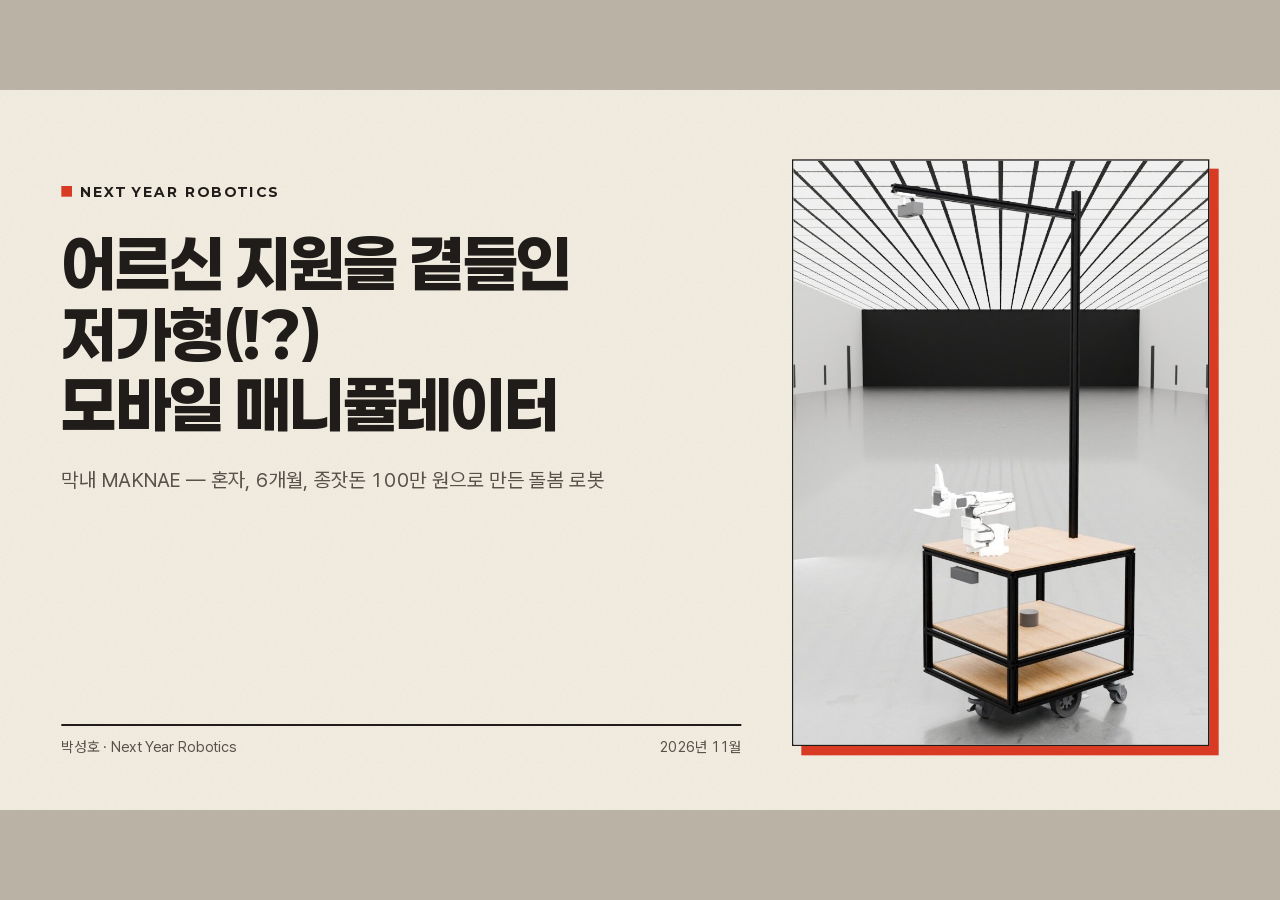
<file: maknae/slides/index.html>
<!doctype html>
<html lang="ko">
<head>
<meta charset="utf-8">
<meta name="viewport" content="width=device-width,initial-scale=1">
<title>막내 MAKNAE — 슬라이드 · Next Year Robotics</title>
<meta name="description" content="돌봄 로봇 막내의 발표 슬라이드. 방향키나 클릭으로 넘긴다.">
<link rel="canonical" href="https://next-year-robotics.github.io/maknae/slides/">
<link rel="icon" href="../../favicon.svg" type="image/svg+xml">
<style>
@font-face{font-family:"Pretendard";src:url(../fonts/PretendardVariable.woff2) format("woff2-variations");font-weight:45 920}
@font-face{font-family:"Paperlogy";src:url(../fonts/Paperlogy-4Regular.ttf);font-weight:400}
@font-face{font-family:"Paperlogy";src:url(../fonts/Paperlogy-6SemiBold.ttf);font-weight:600}
@font-face{font-family:"Paperlogy";src:url(../fonts/Paperlogy-8ExtraBold.ttf);font-weight:800}

/* 방향 B — 일력 인쇄물: 종이(#F3EEE3) + 먹(#1F1C19) + 주홍(#D93A24) */
:root{
  --paper:#F3EEE3;--sheet:#FBF8F1;--ink:#1F1C19;--ink2:#58524a;--ink3:#8d8579;--rule:#d8cfbf;--red:#D93A24;
  --print:grayscale(1) contrast(1.22) brightness(1.05) sepia(.16);
  --ease:cubic-bezier(.2,.7,.2,1);
  --mono:ui-monospace,"SFMono-Regular","JetBrains Mono",Menlo,Consolas,monospace;
}
*{box-sizing:border-box}
html,body{margin:0;height:100%;background:#b9b2a5;overflow:hidden}
#stage{position:absolute;left:50%;top:50%;width:1920px;height:1080px;transform:translate(-50%,-50%) scale(var(--s,1));
  background:var(--paper);overflow:hidden;font-family:Pretendard,sans-serif;color:var(--ink);
  font-variant-numeric:tabular-nums;word-break:keep-all;-webkit-font-smoothing:antialiased}
#stage::before{content:"";position:absolute;inset:0;pointer-events:none;opacity:.5;mix-blend-mode:multiply;
  background-image:url("data:image/svg+xml;utf8,<svg xmlns='http://www.w3.org/2000/svg' width='240' height='240'><filter id='n'><feTurbulence type='fractalNoise' baseFrequency='.9' numOctaves='2' stitchTiles='stitch'/><feColorMatrix values='0 0 0 0 .55  0 0 0 0 .5  0 0 0 0 .42  0 0 0 .22 0'/></filter><rect width='240' height='240' filter='url(%23n)'/></svg>")}

/* ── 본 슬라이드 프레임 ── */
#main{position:absolute;inset:0;padding:56px 92px 40px;display:flex;flex-direction:column;transition:padding-right .55s var(--ease)}
body.rail #main{padding-right:496px}
#kick{height:30px;display:flex;align-items:center;gap:12px;font-size:19px;color:var(--ink3);white-space:nowrap}
#kick .sq{width:13px;height:13px;background:var(--red);display:inline-block;margin-right:2px}
#kick .sn{font-weight:700;color:var(--ink)}
#kick b{font-weight:700;color:var(--ink)}
#kick .ph{color:var(--ink2);font-weight:600}
#kick .dq{color:var(--red);font-size:16px;font-weight:600}
#content{flex:1;min-height:0;display:flex;flex-direction:column;gap:20px;padding:18px 0 16px}
#content.in{animation:in .42s var(--ease) both}
@keyframes in{from{opacity:0;transform:translateY(10px)}}
#foot{height:26px;display:flex;justify-content:space-between;align-items:flex-end;font-size:15px;color:var(--ink3)}
#foot .secs{display:flex;gap:22px}
#foot .secs span.on{color:var(--ink);font-weight:700;box-shadow:0 3px 0 var(--red)}
body.bare #kick,body.bare #foot{visibility:hidden}

h1.t{margin:0;font:800 58px/1.12 Paperlogy,sans-serif;letter-spacing:-.02em}
body:not(.rail) h1.t{font-size:62px}
h1.t em,.cv-t em{font-style:normal;color:var(--red)}
.lead{margin:0;font-size:25px;line-height:1.48;color:var(--ink2);max-width:1340px}
.lead b{color:var(--ink)}
.row{flex:1;min-height:0;display:flex;gap:42px}

/* ── 단일 미디어 ── */
.media{position:relative;flex:1.68;min-width:0;min-height:0;margin:0;display:flex;flex-direction:column;gap:10px}
.media .box{position:relative;flex:1;min-height:0;display:flex;flex-direction:column;align-items:flex-start;justify-content:center;gap:12px}
.media .box>img,.media .box>video{max-width:calc(100% - 14px);max-height:calc(100% - 42px);width:auto;height:auto;object-fit:contain;display:block}
.media.full .box{align-items:center}
.media.print .box>img,.media.print .box>video{filter:var(--print) drop-shadow(11px 11px 0 var(--red));mix-blend-mode:multiply}
.media.shot .box>img,.media.shot .box>video{filter:drop-shadow(0 0 1px var(--ink)) drop-shadow(9px 9px 0 var(--red))}
.media figcaption{font-size:16px;color:var(--ink2);padding-left:2px}
.media .box figcaption{order:2}
.media.empty .box{outline:2px dashed var(--rule);outline-offset:-2px;font-size:22px;color:var(--ink3);align-items:center}
.media.full{flex:1}
.gal{display:flex;gap:20px;height:100%;width:100%;justify-content:center;align-items:center}
.gal img{min-width:0;max-height:100%;object-fit:contain;filter:drop-shadow(0 0 1px var(--ink)) drop-shadow(8px 8px 0 var(--red))}

/* ── 다중 사진 에디토리얼 그리드 (방향 B 유지) ── */
.mgrid{position:relative;flex:1.75;min-width:0;min-height:0;display:grid;gap:16px;padding:0 10px 10px 0}
.mgrid.g-2h{grid-template-columns:1fr 1fr;grid-template-rows:1fr}
.mgrid.g-2v{grid-template-columns:1fr;grid-template-rows:1.08fr 1fr}
.mgrid.g-12{grid-template-columns:1.15fr 1fr;grid-template-rows:1fr 1fr}
.mgrid.g-12 .mc:first-child{grid-row:1 / span 2}
.mgrid.g-2x2{grid-template-columns:1fr 1fr;grid-template-rows:1fr 1fr}
.mgrid.g-top2{grid-template-columns:1fr 1fr;grid-template-rows:.82fr 1fr}
.mgrid.g-top2 .mc:first-child{grid-column:1 / span 2}
.mgrid.g-hero{grid-template-columns:1fr 1fr;grid-template-rows:1.58fr 1fr}
.mgrid.g-hero .mc:first-child{grid-column:1 / span 2}
.mgrid.g-2w{grid-template-columns:1fr 1fr;align-content:center;gap:26px}
.mgrid.g-2w .mc .mf{aspect-ratio:16/9;flex:none}
.mc{position:relative;margin:0;min-width:0;min-height:0;display:flex;flex-direction:column;background:var(--sheet);
  border:1.5px solid var(--ink);box-shadow:7px 7px 0 var(--red);overflow:hidden}
.mc.soft{box-shadow:5px 5px 0 var(--ink);border-color:var(--ink2)}
.mc .mf{flex:1;min-height:0;position:relative;overflow:hidden;display:flex;align-items:center;justify-content:center;background:#ece6d9}
.mc.contain .mf{background:#fff}
.mc.dark .mf{background:#141820}
.mc.fea .mf{background:var(--sheet)}
.mc .mf img,.mc .mf video{width:100%;height:100%;object-fit:cover;display:block}
.mc.contain .mf img,.mc.contain .mf video{object-fit:contain;padding:6px;filter:contrast(1.12)}
.mc.dark .mf img,.mc.dark .mf video,.mc.fea .mf img,.mc.fea .mf video{object-fit:contain;padding:0}
.mc.stack .mf{flex-direction:column;justify-content:center;gap:5px;padding:6px;background:#141820}
.mc.stack .mf img{width:100%;height:auto;flex:1 1 auto;min-height:0;object-fit:contain}
.mc.print .mf img,.mc.print .mf video{filter:var(--print)}
.mc figcaption{flex:0 0 auto;padding:7px 12px;font-size:15px;line-height:1.3;color:var(--ink);
  border-top:1.5px solid var(--ink);background:var(--sheet);display:flex;align-items:baseline;gap:8px}
.mc figcaption i{font-style:normal;font:800 14px Paperlogy,sans-serif;color:var(--red)}
.mgrid .stamp{right:18px;bottom:52px}

/* ── 일관된 부품 구매 전표 카드 (BOM Order Card: 왼쪽 세로 영수증 + 오른쪽 820px 사진 무대) ── */
.order-wrap{flex:1;min-height:0;display:grid;grid-template-columns:475px 1fr;gap:30px}
.order-wrap.wide{grid-template-columns:495px 1fr}
.ocard{position:relative;display:flex;flex-direction:column;min-height:0;background:var(--sheet);border:2px solid var(--ink);
  box-shadow:9px 9px 0 var(--red);padding:18px 22px 16px;gap:12px}
.ocard.acc{border-color:var(--red)}
.ocard .stamp{right:18px;bottom:62px;transform:rotate(-5deg) scale(.88)}
.ocard.acc .stamp{bottom:188px}
.oh{display:flex;justify-content:space-between;align-items:flex-end;border-bottom:3px solid var(--ink);padding-bottom:10px;gap:10px}
.oh .meta{font-size:14px;color:var(--ink3);font-weight:600;margin-bottom:4px;display:flex;align-items:center;gap:8px}
.oh .tag{display:inline-block;padding:2px 8px;font-size:12.5px;font-weight:700;background:var(--ink);color:var(--sheet)}
.oh .tag.red{background:var(--red)}
.oh .shop{font:800 22px/1.15 Paperlogy,sans-serif;color:var(--ink)}
.oh .tot{text-align:right;flex:0 0 auto}
.oh .tot small{display:block;font-size:13px;color:var(--ink3)}
.oh .tot b{font:800 29px/1 Paperlogy,sans-serif;color:var(--ink)}
.ocard.acc .oh .tot b{color:var(--red)}
.oitems{display:flex;flex-direction:column;gap:9px;flex:1;justify-content:flex-start;min-height:0}
.oitem{display:flex;align-items:center;gap:12px;padding:10px 12px;border:1px solid var(--rule);background:var(--paper)}
.oitem img{width:52px;height:52px;object-fit:contain;flex:0 0 52px;mix-blend-mode:multiply}
.oitem .oi{min-width:0;flex:1}
.oitem .on{font-size:16.5px;font-weight:700;line-height:1.25}
.oitem .os{font-size:13.5px;color:var(--ink2);margin-top:2px;line-height:1.3}
.oitem .op{font:800 17px/1 Paperlogy,sans-serif;color:var(--ink);flex:0 0 auto;text-align:right;padding-left:6px}
.ocard.acc .oitem .op{color:var(--red)}
.oproof{border-top:2px dotted var(--ink3);padding-top:12px;display:flex;flex-direction:column;gap:8px}
.oproof img{width:100%;height:auto;max-height:92px;object-fit:contain;border:1.5px solid var(--ink);background:#fff;padding:4px}
.oproof span{font-size:15px;color:var(--ink2);line-height:1.35}
.oextra{border-top:2px dotted var(--rule);padding-top:10px;display:flex;flex-direction:column;gap:8px}
.oextra>div{font-size:15px;line-height:1.4;color:var(--ink2)}
.oextra b{color:var(--ink);display:block;font-size:14px;color:var(--red);margin-bottom:2px}
.onote{margin-top:auto;border-top:2px dotted var(--ink3);padding-top:10px;font-size:14.5px;color:var(--ink2);display:flex;flex-direction:column;gap:4px}
.onote b{color:var(--red)}
.oside{display:flex;flex-direction:column;gap:16px;min-height:0}
.oside .mgrid{flex:1;padding:0 10px 10px 0}
.oside .pts{max-width:none;width:100%}
.oside .pts>div{padding:10px 0 11px}
.oside .pts dd{font-size:20px}

/* ── 오른쪽 요점 리스트 ── */
.pts{flex:1;margin:0;max-width:460px;align-self:flex-start}
.pts>div{border-top:2px dotted var(--ink3);padding:13px 0 14px}
.pts>div:first-child{border-top:3px solid var(--ink)}
.pts dt{font-size:15px;color:var(--red);font-weight:700;margin-bottom:4px;letter-spacing:.02em}
.pts dd{margin:0;font-size:21.5px;line-height:1.45;color:var(--ink2)}
.pts dd b{color:var(--ink);font-weight:700}

video[data-sound]{cursor:pointer}
video::cue{font-family:Pretendard,sans-serif;background-color:rgba(31,28,25,.9);color:#FBF8F1}

/* ── PoC 목표 달성 → 본체 전환 게이트 (verdict) ── */
.verdict-wrap{flex:1;min-height:0;display:flex;flex-direction:column;gap:20px}
.vgrid{flex:1;min-height:0;display:grid;grid-template-columns:1fr 1fr;gap:26px}
.vcard{background:var(--sheet);border:2px solid var(--ink);box-shadow:8px 8px 0 var(--ink);
  padding:24px 28px;display:flex;flex-direction:column;gap:16px}
.vcard.next{border-color:var(--red);box-shadow:8px 8px 0 var(--red)}
.vcard .vh{display:flex;align-items:center;gap:10px;border-bottom:3px solid var(--ink);padding-bottom:12px}
.vcard.next .vh{border-color:var(--red)}
.vcard .vh i{font-style:normal;font:800 14px Paperlogy,sans-serif;padding:4px 10px;background:var(--ink);color:var(--sheet)}
.vcard.next .vh i{background:var(--red)}
.vcard .vh b{font:800 24px Paperlogy,sans-serif}
.vlist{list-style:none;margin:0;padding:6px 0 0;display:flex;flex-direction:column;gap:0;flex:1;justify-content:space-evenly}
.vlist li{border-top:2px dotted var(--rule);padding:16px 0;display:flex;flex-direction:column;gap:6px}
.vlist li:first-child{border-top:none;padding-top:4px}
.vlist .vt{font:800 22.5px/1.3 Paperlogy,sans-serif;color:var(--ink)}
.vlist .vt em{font-style:normal;color:var(--red)}
.vlist .vd{font-size:19.5px;line-height:1.5;color:var(--ink2)}
.vlist .vd b{color:var(--ink);font-weight:700}
.vbar{background:var(--ink);color:var(--sheet);padding:18px 26px;display:flex;align-items:center;justify-content:space-between;gap:24px;
  border-left:8px solid var(--red)}
.vbar .vk{font:800 15px Paperlogy,sans-serif;color:#FFD6CE;letter-spacing:.06em;flex:0 0 auto}
.vbar .vm{font:700 22px/1.35 Pretendard,sans-serif;flex:1}
.vbar .vm em{font-style:normal;color:#FF9C8A}

/* ── STM32 전환 기술 비교 (가독성 강화: 4 KPI + 4 Before→After 카드) ── */
.mcu-cmp{flex:1;min-height:0;display:flex;flex-direction:column;gap:18px}
.mcu-kpis{display:grid;grid-template-columns:repeat(4,1fr);gap:16px}
.mkpi{background:var(--sheet);border:2px solid var(--ink);border-top:5px solid var(--red);padding:14px 18px;display:flex;flex-direction:column;gap:4px}
.mkpi b{font:800 32px/1.05 Paperlogy,sans-serif;color:var(--ink);letter-spacing:-.02em}
.mkpi b em{font-style:normal;color:var(--red)}
.mkpi span{font-size:15.5px;color:var(--ink2);line-height:1.35}
.mcu-rows{flex:1;min-height:0;display:flex;flex-direction:column;gap:12px}
.mrow{flex:1;display:grid;grid-template-columns:156px 1fr 34px 1.15fr 215px;align-items:center;gap:14px;
  background:var(--sheet);border:1.5px solid var(--ink);padding:10px 18px}
.mrow .mk{font:800 19px Paperlogy,sans-serif;color:var(--ink)}
.mrow .mb{font-size:17.5px;color:var(--ink3);line-height:1.35}
.mrow .ma{font:800 24px Paperlogy,sans-serif;color:var(--red);text-align:center}
.mrow .mn{font-size:18.5px;font-weight:700;color:var(--ink);line-height:1.35}
.mrow .mn small{display:block;font-weight:400;font-size:15.5px;color:var(--ink2);margin-top:2px}
.mrow .mr{justify-self:end;text-align:right;background:#fff5f3;border:1.5px solid var(--red);color:var(--red);
  font:800 16px/1.25 Paperlogy,sans-serif;padding:7px 12px;border-radius:4px;white-space:nowrap}

/* ── STM32 실행 타임라인 + STM32 고유 하드웨어 장점 (mcu_why) ── */
.mcu-why{flex:1;min-height:0;display:flex;flex-direction:column;gap:14px;padding:0 8px 8px 0}
.mw-tl{flex:1.12;min-height:0;background:var(--sheet);border:2px solid var(--ink);box-shadow:8px 8px 0 var(--red);
  padding:12px 18px 10px;display:flex;flex-direction:column;gap:6px}
.mw-tlhead{display:flex;justify-content:space-between;align-items:baseline;border-bottom:2px solid var(--ink);padding-bottom:6px}
.mw-tlhead b{font:800 17px Paperlogy,sans-serif;color:var(--ink);display:flex;align-items:center;gap:8px}
.mw-tlhead b i{width:10px;height:10px;background:var(--red);display:inline-block}
.mw-tlhead span{font:700 13.5px var(--mono);color:var(--ink2)}
.mw-tl svg{flex:1;min-height:0;width:100%;display:block}
.mw-bar{flex:0 0 auto;background:var(--ink);color:var(--sheet);padding:11px 18px;border-left:7px solid var(--red);
  display:flex;align-items:center;gap:16px}
.mw-bar .k{font:800 13.5px/1 Paperlogy,sans-serif;color:#FFD6CE;letter-spacing:.08em;white-space:nowrap;
  border:1.5px solid rgba(255,214,206,.45);padding:4px 8px}
.mw-bar p{margin:0;font-size:17.5px;line-height:1.38;font-weight:600}
.mw-bar p em{font-style:normal;color:#FF9C8A;font-weight:800}
.mw-hw{flex:0.84;min-height:0;display:grid;grid-template-columns:repeat(4,1fr);gap:14px}
.mw-card{background:var(--sheet);border:1.5px solid var(--ink);border-top:4px solid var(--red);
  padding:12px 15px 11px;display:flex;flex-direction:column;gap:5px;min-height:0}
.mw-card .mw-k{display:flex;align-items:center;justify-content:space-between;gap:6px}
.mw-card .mw-n{font:800 13px/1 Paperlogy,sans-serif;background:var(--red);color:var(--sheet);padding:3px 7px}
.mw-card .mw-ip{font:700 12.5px/1 var(--mono);color:var(--ink3)}
.mw-card h4{margin:2px 0 0;font:800 18px/1.22 Paperlogy,sans-serif;color:var(--ink)}
.mw-card p{margin:0;font-size:14.5px;line-height:1.42;color:var(--ink2)}
.mw-card p b{color:var(--ink)}
.mw-card .mw-stat{margin-top:auto;border-top:1.5px dotted var(--rule);padding-top:6px;font:700 13.5px/1.25 var(--mono);color:var(--red)}
.mw-gloss{flex:0 0 auto;display:grid;grid-template-columns:repeat(4,1fr);gap:14px;font-size:13.5px;color:var(--ink2);line-height:1.35}
.mw-gloss>div{background:var(--paper);border-top:2px dotted var(--ink3);padding:6px 4px 0}
.mw-gloss b{color:var(--ink);font-weight:800;margin-right:5px}

/* ── 엔코더 + IMU 센서 융합 (ekf_fusion · 방향 B 3열) ── */
.ekf-wrap{flex:1;min-height:0;display:grid;grid-template-columns:366px 496px 1fr;gap:20px;padding:0 8px 8px 0}
.ekf-col{display:flex;flex-direction:column;gap:14px;min-height:0}
.ekf-card{position:relative;background:var(--sheet);border:2px solid var(--ink);box-shadow:7px 7px 0 var(--ink);
  display:flex;flex-direction:column;min-height:0;overflow:hidden}
.ekf-card.red{box-shadow:7px 7px 0 var(--red)}
.ekf-hd{flex:0 0 auto;padding:7px 13px;background:var(--ink);color:var(--sheet);display:flex;justify-content:space-between;align-items:baseline;gap:8px}
.ekf-hd b{font:800 14.5px Paperlogy,sans-serif;letter-spacing:.03em}
.ekf-hd span{font:700 12px var(--mono);color:#FFD6CE}
.ekf-body{flex:1;min-height:0;padding:10px 14px 12px;display:flex;flex-direction:column;gap:8px}
.ekf-fig1 .ekf-body{padding:0;background:var(--paper)}
.ekf-fig1 svg{width:100%;height:100%;display:block}
.ekf-defs{display:flex;flex-direction:column;gap:10px;flex:0 0 auto}
.ekf-def{background:var(--sheet);border:1.5px solid var(--ink);border-left:5px solid var(--red);padding:10px 13px;display:flex;flex-direction:column;gap:4px}
.ekf-def .dh{display:flex;align-items:center;gap:8px;font:800 17px/1.2 Paperlogy,sans-serif;color:var(--ink)}
.ekf-def .dh i{font-style:normal;width:22px;height:22px;border-radius:50%;background:var(--red);color:#fff;
  display:inline-flex;align-items:center;justify-content:center;font:800 13px Paperlogy,sans-serif;flex:none}
.ekf-def .dh small{margin-left:auto;font:700 12px var(--mono);color:var(--ink3)}
.ekf-def p{margin:0;font-size:14.5px;line-height:1.42;color:var(--ink2)}
.ekf-def p b{color:var(--ink)}
.ekf-bias{border-top:2px dotted var(--rule);padding-top:8px;font-size:14.5px;line-height:1.42;color:var(--ink2)}
.ekf-bias b{color:var(--ink)}
.ekf-bias em{font-style:normal;color:var(--red);font-weight:700}
.ekf-kf{justify-content:space-between}
.ekf-eq{font-family:"Latin Modern Roman","LM Roman 10","DejaVu Serif",Georgia,serif;font-size:23px;line-height:1.48;
  text-align:center;padding:8px 6px;border-top:2px dotted var(--ink3);border-bottom:2px dotted var(--ink3);color:var(--ink);background:var(--paper)}
.ekf-eq i{font-style:italic}
.ekf-eq sup{font-size:.64em}
.ekf-lg{margin:0;display:flex;flex-direction:column;gap:5px;font-size:14.5px;color:var(--ink2)}
.ekf-lg div{display:grid;grid-template-columns:68px 1fr;gap:8px;align-items:baseline}
.ekf-lg dt{font-family:"Latin Modern Roman","LM Roman 10","DejaVu Serif",Georgia,serif;font-style:italic;font-size:18px;font-weight:700;color:var(--ink)}
.ekf-lg dd{margin:0;line-height:1.38}
.ekf-ours{background:var(--ink);color:var(--sheet);border-left:5px solid var(--red);padding:10px 13px;font-size:14.5px;line-height:1.45}
.ekf-ours small{display:block;font:700 12px var(--mono);color:#d8cfbf;margin-bottom:3px}
.ekf-ours b{color:#FF9C8A;font-family:var(--mono);font-size:14.5px}
.ekf-ext{font-size:14px;line-height:1.42;color:var(--ink2);background:var(--paper);border:1px solid var(--rule);padding:8px 11px}
.ekf-ext b{color:var(--red)}

/* ── ROS 2 구조 — 권한 분리와 4겹 안전망 (ros_safety · 방향 B · 04 와이드 1736px) ── */
.rs-wrap{flex:1;min-height:0;display:grid;grid-template-columns:1100px 1fr;gap:28px;padding:0 10px 10px 0}
.rs-l{display:flex;flex-direction:column;gap:16px;min-height:0}
.rs-card{background:var(--sheet);border:2px solid var(--ink);box-shadow:8px 8px 0 var(--red);display:flex;flex-direction:column;min-height:0;overflow:hidden}
.rs-card.ink{box-shadow:8px 8px 0 var(--ink)}
.rs-hd{flex:0 0 auto;padding:9px 16px;background:var(--ink);color:var(--sheet);display:flex;justify-content:space-between;align-items:baseline;gap:8px}
.rs-hd b{font:800 16.5px Paperlogy,sans-serif;letter-spacing:.02em}
.rs-hd span{font:700 13px var(--mono);color:#FFD6CE}
.rs-gph{flex:1;min-height:0;padding:12px 18px;display:flex;align-items:center;justify-content:center}
.rs-gph svg{width:100%;height:100%;display:block}
.rs-split{flex:0 0 auto;display:grid;grid-template-columns:1fr 1.65fr;gap:16px}
.rs-box{background:var(--sheet);border:1.5px solid var(--ink);border-top:5px solid var(--ink);padding:12px 18px}
.rs-box.me{border-top-color:var(--red)}
.rs-box b{display:block;font:800 18px/1.25 Paperlogy,sans-serif;color:var(--ink)}
.rs-box.me b{color:var(--red)}
.rs-box span{display:block;margin-top:5px;font-size:15.5px;line-height:1.5;color:var(--ink2)}
.rs-sflist{flex:1;min-height:0;padding:18px 22px;display:flex;flex-direction:column;justify-content:space-between;gap:10px}
.rs-sf{border-top:2px dotted var(--rule);padding-top:14px}
.rs-sf:first-child{border-top:none;padding-top:0}
.rs-sf h4{margin:0 0 8px;font:800 22px/1.2 Paperlogy,sans-serif;display:flex;align-items:center;gap:10px;color:var(--ink)}
.rs-sf h4 i{font-style:normal;width:27px;height:27px;border-radius:50%;background:var(--red);color:#fff;display:inline-flex;align-items:center;justify-content:center;font:800 15.5px Paperlogy,sans-serif;flex:none}
.rs-sf h4 small{margin-left:auto;font:700 13.5px var(--mono);color:var(--ink3)}
.rs-sf p{margin:0;font-size:17.5px;line-height:1.52;color:var(--ink2)}
.rs-sf p b{color:var(--ink);font-weight:700}
.rs-prio{display:flex;flex-direction:column;gap:7px;margin-top:8px}
.rs-prio>div{display:grid;grid-template-columns:144px 1fr 44px;align-items:center;gap:12px;font-size:16px;color:var(--ink2)}
.rs-prio>div.top{color:var(--ink);font-weight:700}
.rs-prio .bar{height:14px;background:var(--ink3)}
.rs-prio>div.top .bar{background:var(--red)}
.rs-prio em{font-style:normal;font:800 18px Paperlogy,sans-serif;color:var(--ink);text-align:right}

/* ── 손 · 파운데이션 모델 + 하네스 (hand_vlm · 방향 B) ── */
.hv-wrap{flex:1;min-height:0;display:grid;grid-template-columns:1fr 446px;gap:24px;padding:0 8px 8px 0}
.hv-tblcard{background:var(--sheet);border:2px solid var(--ink);box-shadow:7px 7px 0 var(--ink);display:flex;flex-direction:column;min-height:0;overflow:hidden}
.hv-tbl{width:100%;border-collapse:collapse;font-size:18px;flex:1}
.hv-tbl th,.hv-tbl td{text-align:left;padding:15px 15px;border-bottom:2px dotted var(--rule);vertical-align:middle;line-height:1.42}
.hv-tbl thead th{font:800 20px/1.2 Paperlogy,sans-serif;border-bottom:3px solid var(--ink);padding:16px 15px 14px;background:var(--paper)}
.hv-tbl thead th small{display:block;font:500 13.5px Pretendard,sans-serif;color:var(--ink3);margin-top:3px}
.hv-tbl tbody th{font:800 16.5px Paperlogy,sans-serif;color:var(--ink2);width:132px;background:var(--sheet)}
.hv-tbl td{color:var(--ink2)}
.hv-tbl .me{background:#fff5f3;color:var(--ink);font-weight:700;border-left:2px solid var(--red)}
.hv-tbl thead th.me{color:var(--red);border-bottom-color:var(--red);background:#fff5f3}
.hv-tbl tbody tr:last-child th,.hv-tbl tbody tr:last-child td{border-bottom:none}
.hv-foot{flex:0 0 auto;background:var(--ink);color:var(--sheet);border-left:6px solid var(--red);padding:12px 18px;font-size:16.5px;line-height:1.4;font-weight:600}
.hv-foot em{font-style:normal;color:#FF9C8A;font-weight:800}
.hv-side{display:flex;flex-direction:column;gap:16px;min-height:0}
.hv-side .mc{flex:1.12;min-height:0}
.hv-code{flex:0 0 auto;background:var(--sheet);border:2px solid var(--ink);border-top:5px solid var(--red);box-shadow:7px 7px 0 var(--ink);padding:12px 16px 12px;display:flex;flex-direction:column;gap:6px}
.hv-code .ck{font:800 13.5px Paperlogy,sans-serif;color:var(--red);letter-spacing:.03em}
.hv-code pre{margin:0;font:600 15px/1.52 var(--mono);color:var(--ink);background:var(--paper);border:1px solid var(--rule);padding:10px 12px}
.hv-code .cn{margin:0;font:700 13px var(--mono);color:var(--ink3)}

/* ── 손 · 말 → 도구 → 상태머신 (hand_fsm · 방향 B) ── */
.hf-wrap{flex:1;min-height:0;display:grid;grid-template-columns:528px 1fr;gap:22px;padding:0 8px 8px 0}
.hf-col{display:flex;flex-direction:column;gap:14px;min-height:0}
.hf-tools{flex:0 0 auto;background:var(--sheet);border:2px solid var(--ink);box-shadow:6px 6px 0 var(--ink);display:flex;flex-direction:column;overflow:hidden}
.hf-tbody{padding:10px 14px 12px;display:flex;flex-direction:column;gap:7px}
.hf-tg{display:flex;flex-wrap:wrap;gap:4.5px;align-items:center}
.hf-tg b{width:50px;font:800 14px Paperlogy,sans-serif;color:var(--ink);flex:none}
.hf-tg code,.hf-say code{font:600 12px var(--mono);background:var(--paper);border:1px solid var(--ink3);padding:2px 5px;color:var(--ink2)}
.hf-tg code.on,.hf-say code.on{border-color:var(--red);color:var(--red);background:#fff5f3;font-weight:700}
.hf-say{margin-top:4px;border-top:2px dotted var(--rule);padding-top:8px;font-size:14.5px;line-height:1.58;color:var(--ink2)}
.hf-say b{color:var(--ink)}
.hf-vid{flex:1;min-height:0;position:relative;display:flex;flex-direction:column;background:var(--sheet);border:2px solid var(--ink);box-shadow:6px 6px 0 var(--red);overflow:hidden}
.hf-vf{flex:1;min-height:0;position:relative;background:#0e1218;display:flex;align-items:center;justify-content:center;overflow:hidden}
.hf-vf video,.hf-vf img{width:100%;height:100%;object-fit:cover;display:block}
.hf-vtag{position:absolute;left:10px;top:10px;z-index:4;background:rgba(31,28,25,.88);color:var(--sheet);font:700 13.5px Pretendard,sans-serif;padding:4px 10px;border:1px solid rgba(255,255,255,.22)}
.hf-vcap{flex:0 0 auto;padding:7px 12px;background:var(--ink);color:var(--sheet);font-size:14px;line-height:1.35;display:flex;align-items:center;gap:8px}
.hf-vcap b{background:var(--red);color:#fff;font:800 12px Paperlogy,sans-serif;padding:2px 7px;flex:none}
.hf-sm{flex:0 0 auto;background:var(--sheet);border:2px solid var(--ink);box-shadow:7px 7px 0 var(--red);display:flex;flex-direction:column;overflow:hidden}
.hf-smbody{padding:10px 14px 8px}
.hf-smbody svg{width:100%;height:auto;display:block}
.hf-refs{flex:1;min-height:0;display:flex;flex-direction:column;justify-content:space-between;gap:10px}
.hf-ref{flex:1;background:var(--sheet);border:1.5px solid var(--ink);border-left:5px solid var(--red);padding:11px 16px;display:flex;flex-direction:column;justify-content:center;gap:3px}
.hf-ref small{font-size:13.5px;color:var(--ink3);font-weight:700}
.hf-ref p{margin:0;font:700 19px/1.35 Pretendard,sans-serif;color:var(--ink)}
.hf-note{margin:0;font-size:14.5px;color:var(--ink2);border-top:2px dotted var(--ink3);padding-top:8px}

/* ── 손 · 사진 속 점 → 팔 좌표 (hand_geo · 방향 B) ── */
.hg-wrap{flex:1;min-height:0;display:grid;grid-template-columns:418px 1fr 376px;gap:20px;padding:0 8px 8px 0}
.hg-wrap>.mc{height:100%}
.hg-wrap>.mc .mf img{object-position:66% center}
.hg-steps{display:flex;flex-direction:column;justify-content:space-between;border-top:3px solid var(--ink);min-height:0}
.hg-st{flex:1;display:grid;grid-template-columns:36px 1fr;gap:12px;align-items:center;padding:8px 0;border-bottom:2px dotted var(--rule)}
.hg-st:last-child{border-bottom:2px solid var(--ink)}
.hg-st>i{font-style:normal;width:30px;height:30px;border-radius:50%;background:var(--red);color:#fff;display:flex;align-items:center;justify-content:center;font:800 16px Paperlogy,sans-serif}
.hg-st b{display:block;font:800 19px/1.25 Paperlogy,sans-serif;color:var(--ink)}
.hg-st span{display:block;font-size:15.5px;color:var(--ink2);line-height:1.44;margin-top:3px}
.hg-side{display:flex;flex-direction:column;gap:14px;min-height:0}
.hg-fig{flex:1;min-height:0;background:var(--sheet);border:2px solid var(--ink);box-shadow:7px 7px 0 var(--ink);display:flex;flex-direction:column;overflow:hidden}
.hg-figb{flex:1;min-height:0;padding:8px 10px;display:flex;align-items:center;justify-content:center}
.hg-figb svg{width:100%;height:100%;display:block}
.hg-kpis{display:grid;grid-template-columns:1fr 1fr;gap:12px;flex:0 0 auto}
.hg-kpi{background:var(--sheet);border:1.5px solid var(--ink);border-top:5px solid var(--red);padding:12px 14px}
.hg-kpi b{display:block;font:800 34px/1 Paperlogy,sans-serif;color:var(--ink)}
.hg-kpi b small{font:800 17px Paperlogy,sans-serif;color:var(--red);margin-left:3px}
.hg-kpi span{display:block;font-size:14.5px;color:var(--ink2);line-height:1.38;margin-top:5px}
.hg-cost{flex:0 0 auto;background:var(--ink);color:var(--sheet);border-left:5px solid var(--red);padding:11px 14px;font-size:14.5px;line-height:1.42}
.hg-cost b{color:#FF9C8A}

/* ── 도장 ── */
.stamp{position:absolute;right:24px;bottom:28px;transform:rotate(-6deg);border:4px solid var(--red);color:var(--red);
  border-radius:6px;padding:7px 18px 9px;text-align:center;background:rgba(243,238,227,.94);
  box-shadow:inset 0 0 0 3px rgba(243,238,227,.94),inset 0 0 0 5px var(--red);z-index:4;
  animation:thunk .45s .22s var(--ease) both}
.stamp .sh{display:flex;align-items:center;justify-content:center;gap:10px}
.stamp .sh img{width:42px;height:42px;object-fit:contain;filter:grayscale(1);mix-blend-mode:multiply}
.stamp b{display:block;font:800 34px/1.1 Paperlogy,sans-serif}
.stamp span{font-size:16px;font-weight:700}
@keyframes thunk{0%{opacity:0;transform:rotate(-6deg) scale(1.6)}100%{opacity:1;transform:rotate(-6deg) scale(1)}}

/* ── 표지 ── */
.cover{flex:1;display:grid;grid-template-columns:1fr 640px;gap:76px;min-height:0}
.cv-l{display:flex;flex-direction:column;padding-top:36px}
.cv-brand{font:800 20px Paperlogy,sans-serif;letter-spacing:.18em;display:flex;align-items:center;gap:12px}
.cv-brand i{width:16px;height:16px;background:var(--red)}
.cv-t{font:800 94px/1.13 Paperlogy,sans-serif;margin:44px 0 36px;letter-spacing:-.025em}
.cv-s{font-size:30px;line-height:1.5;color:var(--ink2);margin:0}
.cv-by{margin-top:auto;font-size:22px;color:var(--ink2);border-top:3px solid var(--ink);padding-top:18px;display:flex;justify-content:space-between}
.cv-img{margin:0 14px 14px 0;min-height:0;border:2px solid var(--ink);box-shadow:14px 14px 0 var(--red);background:#e7e7e5;overflow:hidden}
.cv-img img{width:100%;height:100%;object-fit:cover;display:block}

/* ── 목차 ── */
.toc{list-style:none;margin:8px 0 0;padding:0}
.toc li{display:grid;grid-template-columns:110px 360px 1fr;align-items:baseline;border-top:2px dotted var(--ink3);padding:20px 0 22px}
.toc li:first-child{border-top:3px solid var(--ink)}
.toc .n{font:800 40px Paperlogy,sans-serif;color:var(--red)}
.toc b{font:800 38px Paperlogy,sans-serif}
.toc .d{font-size:24px;color:var(--ink2)}
.toc .sub{display:block;font-size:17px;color:var(--ink3);margin-top:7px}

/* ── 01 이야기: 바디프랜드 어머니편 3컷 스토리보드 ── */
.two{flex:1;min-height:0;display:grid;grid-template-columns:1fr 1fr;gap:64px}
.two.story-grid{grid-template-columns:.88fr 1.12fr;gap:54px}
.two.w{grid-template-columns:1fr 1.08fr;gap:52px}
.col{display:flex;flex-direction:column;gap:20px;min-height:0}
.src{font-size:16px;color:var(--ink3);margin:0}
blockquote{margin:auto 0 0;font:600 32px/1.48 Pretendard,sans-serif;border-left:6px solid var(--red);padding:6px 0 6px 24px}

.bf-strip{display:flex;flex-direction:column;gap:14px;min-height:0;padding:0 10px 10px 0}
.bf-card{flex:1;min-height:0;display:flex;flex-direction:column;border:2px solid var(--ink);background:var(--sheet);
  box-shadow:8px 8px 0 var(--red);overflow:hidden}
.bf-card .bf-imgs{flex:1;min-height:0;display:grid;grid-template-columns:1fr;gap:2px;background:var(--ink);overflow:hidden}
.bf-card .bf-imgs.pair{grid-template-columns:1fr 1fr}
.bf-card .bf-imgs img{width:100%;height:100%;object-fit:cover;display:block}
.bf-card .bf-imgs.pair img:first-child{object-position:34% center}
.bf-card .bf-imgs.pair img:last-child{object-position:26% center}
.bf-card .bf-cap{flex:0 0 auto;padding:8px 13px;background:var(--ink);color:#fff;font-size:16.5px;line-height:1.38;
  display:flex;align-items:center;gap:10px}
.bf-card .bf-cap .step{background:var(--red);color:#fff;font:800 13.5px Paperlogy,sans-serif;padding:2px 8px;flex:0 0 auto}
.bf-card .bf-cap b{color:#FFD6CE;font-weight:700}
.bf-card .bf-cap .sp-m,.bf-card .bf-cap .sp-s{display:inline-block;padding:1px 6px;border-radius:3px;font-size:13px;font-weight:800;margin-right:3px;vertical-align:1px}
.bf-card .bf-cap .sp-m{background:#473d36;color:#FFE2D9}
.bf-card .bf-cap .sp-s{background:var(--red);color:#fff;margin-left:8px}

/* ── 통계 ── */
.stats{display:grid;grid-template-columns:repeat(3,1fr);gap:52px;flex:1;min-height:0;margin-top:6px}
.st{display:flex;flex-direction:column;gap:10px;min-height:0}
.st img{width:100%;aspect-ratio:16/9;object-fit:cover;display:block;margin-bottom:4px;mix-blend-mode:multiply}
.st .k{font-size:19px;font-weight:700;color:var(--red);border-top:3px solid var(--ink);padding-top:12px}
.st .num{font:800 92px/1 Paperlogy,sans-serif;letter-spacing:-.03em;margin:2px 0}
.st .num small{font-size:36px;margin-left:6px;letter-spacing:0}
.st .lb{font-size:25px;font-weight:600;line-height:1.35}
.st p{font-size:19px;color:var(--ink2);margin:0;line-height:1.48}
.st .so{margin-top:auto;font-size:15px;color:var(--ink3);line-height:1.48}
.sofar{font-size:27px;margin:0}
.sofar b{color:var(--red)}

/* ── 반박 ── */
.dia{flex:1.35;margin:0;display:flex;align-items:center;justify-content:center;min-width:0}
.dia img{width:100%;height:100%;object-fit:contain;mix-blend-mode:multiply}
.colh{font:800 25px Paperlogy,sans-serif;border-top:3px solid var(--ink);padding-top:12px}
.colh.g{border-color:var(--red);color:var(--red)}
.rb{flex:1;gap:10px;justify-content:center}
ol.np{list-style:none;margin:0 0 16px;padding:0;counter-reset:n}
ol.np li{counter-increment:n;display:grid;grid-template-columns:42px 1fr;gap:2px 0;border-top:2px dotted var(--ink3);padding:12px 0}
ol.np li:first-child{border-top:none}
ol.np li::before{content:counter(n);font:800 28px Paperlogy,sans-serif;color:var(--red);grid-row:span 2}
ol.np b{font-size:23px} ol.np span{font-size:19px;color:var(--ink2);line-height:1.42}
ul.plain{margin:0;padding:0;list-style:none}
ul.plain li{font-size:22px;padding:10px 0;border-top:2px dotted var(--ink3)}
ul.plain li:first-child{border-top:none}

.stats a.so{text-decoration:none}
.stats a.so:hover,.stats a.so:focus-visible{text-decoration:underline}

/* ── 문제 정의 ── */
.pdef{flex:1;min-height:0;display:flex;flex-direction:column;gap:30px;padding:2px 10px 12px 0}
.pdef-top{flex:1;min-height:0;display:grid;grid-template-columns:1fr 54px 1fr;align-items:stretch;gap:16px}
.pbox{background:var(--sheet);border:2px solid var(--ink);padding:26px 36px;display:flex;flex-direction:column;gap:20px}
.pbox.wall{border-color:var(--red);box-shadow:7px 7px 0 var(--red)}
.pbox h2{margin:0;padding-bottom:16px;border-bottom:3px solid var(--ink);font:800 30px Paperlogy,sans-serif}
.pbox.wall h2{border-color:var(--red)}
.plist{list-style:none;margin:0;padding:0;display:grid;grid-template-rows:repeat(3,1fr);flex:1;gap:16px}
.plist li{border-top:2px dotted var(--rule);padding-top:18px;display:grid;grid-template-columns:172px 1fr;gap:16px;align-items:baseline;align-content:center}
.plist li:first-child{border-top:none;padding-top:0}
.plist b{font-size:23px;color:var(--ink)}
.plist span{font-size:23px;line-height:1.5;color:var(--ink2)}
.pdef-arr{display:grid;place-items:center;font:800 40px Paperlogy,sans-serif;color:var(--red)}
.pdef-core{margin:0;padding:30px 36px;border-left:8px solid var(--red);background:var(--ink);color:var(--sheet);
  font:800 31px/1.45 Paperlogy,sans-serif}

/* ── 제작 과정의 보조 영상과 원리 그림 ── */
.beat-side{flex:1;min-width:0;max-width:460px;display:flex;flex-direction:column;gap:17px}
.beat-side .pts{flex:none;width:100%}
.beat-side .mgrid{flex:none;display:block;width:365px;max-width:100%;padding:0 7px 7px 0}
.beat-side .mf{flex:none;aspect-ratio:16/9}
.principle{gap:30px;padding-bottom:8px}
.principle .mgrid{flex:1;min-width:0}
.principle-side{flex:1.04;min-width:0;min-height:0;display:flex;flex-direction:column;gap:18px;padding:0 7px 0 0}
.principle.wide .principle-side{flex:1.34}
.principle-fig{margin:0;display:flex;flex-direction:column;padding:12px 16px 14px;gap:8px;min-height:0;
  background:var(--sheet);border:1.5px solid var(--ink);box-shadow:6px 6px 0 var(--red)}
.principle-fig h2{margin:0 0 3px;padding:0 0 7px;border-bottom:2px solid var(--ink);font:800 19px Paperlogy,sans-serif}
.principle-fig img{display:block;min-height:0;width:100%;max-height:395px;object-fit:contain}
.principle.wide .principle-fig img{max-height:260px}
.principle-fig figcaption{display:flex;gap:16px;align-items:center;border-top:2px dotted var(--rule);padding-top:8px;
  font-size:17px;line-height:1.35;color:var(--ink2)}
.principle-fig figcaption b{white-space:nowrap;color:var(--red);font:800 21px var(--mono)}
.principle-side .pts{flex:0 0 auto;max-width:none;width:100%}
.principle-side .pts>div{padding:8px 0}
.principle-side .pts dd{font-size:19px;line-height:1.36}

/* ── 02 막내: 16:9 리빌 영상 (1회 재생 후 완성 컷 정지) ── */
.reveal-stage{flex:1;min-height:0;display:flex;align-items:center;justify-content:center;padding:4px 12px 12px 0}
.reveal-frame{position:relative;height:100%;max-width:100%;aspect-ratio:16/9;background:#e4e4e2;
  border:2px solid var(--ink);box-shadow:12px 12px 0 var(--red);overflow:hidden}
.reveal-frame video,.reveal-frame img{width:100%;height:100%;object-fit:contain;display:block}

/* ── 02 막내: 실물 누끼 + Blender Hall 나란히 ── */
.mods{list-style:none;margin:0;padding:0}
.mods li{display:grid;grid-template-columns:46px 210px 1fr;align-items:baseline;border-top:2px dotted var(--ink3);padding:16px 0}
.mods li:first-child{border-top:3px solid var(--ink)}
.mods .n{font:800 28px Paperlogy,sans-serif;color:var(--red)}
.mods b{font-size:25px}
.mods span:last-child{font-size:20px;color:var(--ink2);line-height:1.42}
.note{font-size:17px;color:var(--ink3);margin:auto 0 0}
.dual-hero{display:grid;grid-template-columns:.84fr 1fr;gap:22px;min-height:0;padding:0 12px 12px 0}
.dh-card{margin:0;min-height:0;display:flex;flex-direction:column;border:2px solid var(--ink);background:var(--sheet);box-shadow:10px 10px 0 var(--red);overflow:hidden}
.dh-card.cut{background:radial-gradient(circle at 50% 62%,#fbf8f1 0%,#ebe4d5 100%)}
.dh-card .dh-f{flex:1;min-height:0;display:flex;align-items:center;justify-content:center;overflow:hidden;padding:12px}
.dh-card.hall .dh-f{padding:0;background:#e4e4e2}
.dh-card.cut img{max-width:100%;max-height:100%;object-fit:contain;filter:drop-shadow(0 12px 18px rgba(31,28,25,.22))}
.dh-card.hall img{width:100%;height:100%;object-fit:cover}
.dh-card figcaption{padding:10px 14px;border-top:2px solid var(--ink);background:var(--sheet);font-size:16px;color:var(--ink2);display:flex;justify-content:space-between;align-items:center}
.dh-card figcaption b{color:var(--ink);font-weight:700}
.dh-card figcaption span{font-size:14px;color:var(--red);font-weight:700}

/* ── 02 막내: 1080p 기능 쇼케이스 (16:9 시네마 무대 + 우측 핵심 기능 카드) ── */
.sc-wrap{flex:1;min-height:0;display:grid;grid-template-columns:1fr 446px;gap:34px;align-items:center;padding:2px 10px 10px 0}
.sc-stage{min-width:0;min-height:0;height:100%;display:flex;align-items:center;justify-content:center}
.sc-frame{position:relative;width:100%;max-height:100%;aspect-ratio:16/9;background:#0e1218;
  border:2px solid var(--ink);box-shadow:11px 11px 0 var(--red);overflow:hidden}
.sc-frame video,.sc-frame img{width:100%;height:100%;object-fit:contain;display:block}
.sc-prog{position:absolute;left:0;right:0;bottom:0;height:4px;background:rgba(255,255,255,.16);z-index:6;pointer-events:none}
.sc-prog i{display:block;height:100%;width:0%;background:var(--red);transition:width .18s linear}
.sc-side{height:auto;min-height:0;display:flex;flex-direction:column;background:var(--sheet);
  border:2px solid var(--ink);box-shadow:8px 8px 0 var(--ink);padding:20px 24px 18px;gap:14px}
.sc-pts{margin:0;display:flex;flex-direction:column}
.sc-pts>div{border-top:2px dotted var(--rule);padding:18px 0}
.sc-pts>div:first-child{border-top:3px solid var(--ink)}
.sc-pts dt{font:800 19px/1.25 Paperlogy,sans-serif;color:var(--red);margin-bottom:7px}
.sc-pts dd{margin:0;font-size:23px;line-height:1.48;color:var(--ink2)}
.sc-note{margin:0;padding-top:12px;border-top:2px solid var(--ink);font-size:17px;color:var(--ink2)}

/* ── 02 막내: 실물 시연 ① (방안2: 100% 자율 + Teleop 시나리오 2단 + 실시간 싱크 백엔드 상태머신) ── */
.ds-wrap{flex:1;min-height:0;display:grid;grid-template-columns:574px 1fr;gap:28px;align-items:stretch;padding:2px 10px 10px 0}
.ds-vids{display:flex;flex-direction:column;gap:14px;min-height:0}
.ds-vcard{flex:1;min-height:0;display:flex;flex-direction:column;background:var(--sheet);
  border:2px solid var(--ink);box-shadow:7px 7px 0 var(--ink);overflow:hidden;cursor:pointer;transition:box-shadow .2s,border-color .2s}
.ds-vcard.active{border-color:var(--red);box-shadow:8px 8px 0 var(--red)}
.ds-vh{flex:0 0 32px;display:flex;align-items:center;justify-content:space-between;padding:0 12px;
  background:var(--ink);color:var(--sheet);font-size:13.5px;font-weight:700;gap:8px}
.ds-vcard.active .ds-vh{background:var(--red)}
.ds-vh .ds-b{font:800 11.5px/1 var(--mono);padding:3px 7px;background:rgba(255,255,255,.18);color:#fff;letter-spacing:.04em}
.ds-vf{flex:1;min-height:0;position:relative;background:#0e1218;display:flex;align-items:center;justify-content:center;overflow:hidden}
.ds-vf video,.ds-vf img{width:100%;height:100%;object-fit:contain;display:block}
.ds-vf .sc-prog{height:3px}

.ds-panel{min-height:0;display:flex;flex-direction:column;background:var(--sheet);
  border:2px solid var(--ink);box-shadow:10px 10px 0 var(--red);padding:18px 24px 16px;gap:14px;overflow:hidden}
.ds-phead{display:flex;align-items:center;justify-content:space-between;border-bottom:3px solid var(--ink);padding-bottom:11px;gap:12px}
.ds-tabs{display:flex;gap:8px}
.ds-tab{border:1.5px solid var(--ink);background:var(--paper);color:var(--ink2);font:800 14px/1 Paperlogy,sans-serif;
  padding:7px 13px;cursor:pointer;transition:all .18s}
.ds-tab.on{background:var(--ink);color:var(--sheet)}
.ds-tab.on.auto{background:var(--red);border-color:var(--red)}
.ds-clock{display:flex;align-items:center;gap:10px;font-family:var(--mono);font-size:14px;font-weight:700;color:var(--ink)}
.ds-clock .live-dot{width:9px;height:9px;border-radius:50%;background:var(--red);display:inline-block}
.ds-clock .st-pill{background:#fff5f3;border:1.5px solid var(--red);color:var(--red);padding:3px 9px;font-size:13px;font-family:Paperlogy,sans-serif}

/* 파이프라인 노드 그리드 (실시간 하이라이트 + 흐름 화살표) */
.ds-flow{display:grid;grid-template-columns:repeat(3,1fr);gap:14px 20px}
.ds-flow.four{grid-template-columns:repeat(2,1fr);gap:16px 24px}
.ds-node{position:relative;border:2px solid var(--rule);background:var(--paper);padding:12px 15px;
  display:flex;flex-direction:column;gap:5px;cursor:pointer;transition:all .2s var(--ease)}
.ds-node:not(:nth-child(3n))::after{content:"→";position:absolute;right:-17px;top:50%;transform:translateY(-50%);
  font:800 16px Paperlogy,sans-serif;color:var(--ink3);pointer-events:none}
.ds-flow.four .ds-node:not(:nth-child(3n))::after{content:none}
.ds-flow.four .ds-node:nth-child(odd)::after{content:"→";position:absolute;right:-20px;top:50%;transform:translateY(-50%);
  font:800 18px Paperlogy,sans-serif;color:var(--ink3);pointer-events:none}
.ds-node.active::after,.ds-node.done::after{color:var(--red)}
.ds-node:hover{border-color:var(--ink)}
.ds-node.done{border-color:var(--ink);background:var(--sheet)}
.ds-node.active{border-color:var(--red);background:#fff5f3;box-shadow:5px 5px 0 var(--red);transform:translateY(-2px)}
.ds-ntop{display:flex;justify-content:space-between;align-items:center;gap:6px}
.ds-nstep{font:800 12.5px/1 var(--mono);padding:3px 7px;background:var(--ink3);color:#fff}
.ds-node.done .ds-nstep{background:var(--ink)}
.ds-node.active .ds-nstep{background:var(--red)}
.ds-ntime{font:700 12.5px/1 var(--mono);color:var(--ink3)}
.ds-node.active .ds-ntime{color:var(--red)}
.ds-ntitle{font:800 19px/1.2 Paperlogy,sans-serif;color:var(--ink);margin-top:2px}
.ds-nsub{font-size:14.5px;line-height:1.38;color:var(--ink2)}
.ds-nsub code{font-family:var(--mono);font-size:12.5px;color:var(--ink);background:rgba(31,28,25,.07);padding:1px 4px}
.ds-node.active .ds-nsub code{color:var(--red);background:rgba(217,58,36,.12)}

/* 실시간 백엔드 상세 트레이스 박스 */
.ds-detail{flex:1;min-height:0;background:#181614;color:#FBF8F1;border:2px solid var(--ink);
  padding:16px 20px;display:flex;flex-direction:column;gap:12px}
.ds-dhead{display:flex;align-items:center;justify-content:space-between;border-bottom:1px solid rgba(255,255,255,.18);padding-bottom:9px}
.ds-dhead b{font:800 20px/1.2 Paperlogy,sans-serif;color:#FF9C8A}
.ds-dhead code{font-family:var(--mono);font-size:14px;color:#FFD6CE;background:rgba(255,255,255,.09);padding:4px 10px}
.ds-dgrid{display:grid;grid-template-columns:1fr 1fr 1fr;gap:14px;flex:1;align-items:stretch}
.ds-dbox{background:rgba(255,255,255,.055);border:1px solid rgba(255,255,255,.13);padding:12px 14px;display:flex;flex-direction:column;gap:7px;justify-content:center}
.ds-dbox small{font:800 12.5px/1 var(--mono);color:#a79f93;letter-spacing:.06em}
.ds-dbox div{font-size:16.5px;line-height:1.48;color:#F3EEE3}
.ds-dbox div b{color:#FFD6CE}
.ds-dbox div code{font-family:var(--mono);font-size:14px;color:#FF9C8A}
.ds-dbox.guard{border-color:rgba(217,58,36,.72);background:rgba(217,58,36,.16)}
.ds-dbox.guard small{color:#FF9C8A}

/* 하단 정직한 검증 범위 배너 */
.ds-scope{flex:0 0 auto;display:grid;grid-template-columns:1fr 1fr;gap:12px;border-top:2px dotted var(--rule);padding-top:10px}
.ds-sc{font-size:15px;line-height:1.4;color:var(--ink2);background:var(--paper);border:1.5px solid var(--ink);padding:9px 13px}
.ds-sc.tele{border-style:dashed;border-color:var(--ink2)}
.ds-sc b{display:inline-block;font:800 13px/1 Paperlogy,sans-serif;padding:3px 8px;margin-right:7px;vertical-align:1px}
.ds-sc.auto b{background:var(--red);color:#fff}
.ds-sc.tele b{background:var(--ink);color:#fff}

/* ── 6개월 로드맵 (몇 막 제거) ── */
.gantt{flex:1;display:flex;flex-direction:column;margin-top:6px}
.gax,.gr{display:grid;grid-template-columns:310px 1fr}
.gax .tr{position:relative;height:30px}
.gax .tr span{position:absolute;top:0;font-size:17px;color:var(--ink3);padding-left:6px;border-left:1px solid var(--rule);height:100%}
.gr{border-top:2px dotted var(--ink3);height:104px;align-items:center}
.gr:nth-child(2){border-top:3px solid var(--ink)}
.gr .nm{font-size:15px;color:var(--red);font-weight:700;letter-spacing:.04em}
.gr .nm b{display:block;font:800 26px/1.3 Paperlogy,sans-serif;color:var(--ink);letter-spacing:0}
.gr .tr{position:relative;height:100%}
.gr .bar{position:absolute;top:28px;height:14px;background:var(--ink)}
.gr .ln{position:absolute;top:54px;font-size:20px;color:var(--ink2);white-space:nowrap}
.gr .ln b{color:var(--red)}

/* ── 비교 표 ── */
table.cmp{border-collapse:collapse;width:100%;font-size:21px;line-height:1.4}
.cmp th{text-align:left;font-size:16px;color:var(--ink3);font-weight:600;padding:0 16px 10px 0;border-bottom:3px solid var(--ink)}
.cmp td{padding:15px 16px 15px 0;border-bottom:2px dotted var(--ink3);vertical-align:middle}
.cmp td:first-child{font-weight:700;width:140px}
.cmp td:nth-child(2){color:var(--ink3)}
.cmp td:nth-child(4){font-weight:700;color:var(--red)}
.cmp td img{width:112px;height:112px;object-fit:contain;display:block;mix-blend-mode:multiply}
.cmp.obj td:nth-child(2){color:var(--ink);font-weight:700;font-size:25px}
.cmp.obj td:nth-child(3){color:var(--ink2)}
.cmp.obj td:nth-child(4){color:var(--ink)}
.tail{font-size:25px;margin:4px 0 0}
.tail b{color:var(--red)}

/* ── 단계(Flow) ── */
.steps{flex:1;list-style:none;margin:0;padding:0;max-width:620px;align-self:flex-start}
.say{font:600 28px/1.38 Pretendard,sans-serif;margin-bottom:12px}
.say small{display:block;font-size:15px;color:var(--red);font-weight:700;margin-bottom:4px}
.steps li{display:grid;grid-template-columns:46px 1fr;border-top:2px dotted var(--ink3);padding:13px 0}
.steps li:first-of-type{border-top:3px solid var(--ink)}
.steps .n{font:800 28px Paperlogy,sans-serif;color:var(--red)}
.steps b{font-size:22px} .steps p{margin:4px 0 0;font-size:19px;line-height:1.42;color:var(--ink2)}

/* ── 캐스터 ── */
.unders{flex:1.6;min-width:0;display:grid;grid-template-columns:1fr 38px 1fr;align-items:center;gap:12px}
.unders figure{margin:0;min-width:0}
.unders img{width:100%;display:block;mix-blend-mode:multiply}
.unders figcaption{font-size:19px;color:var(--ink2);margin-top:10px}
.unders figcaption b{display:block;font:800 38px Paperlogy,sans-serif;color:var(--ink)}
.unders figure:last-child figcaption b{color:var(--red)}
.unders .arr{font-size:38px;color:var(--ink3);text-align:center}
.pts.n{max-width:390px}

/* ── 04 기술 아키텍처 전용 레이아웃 ── */
/* 1) 5계층 기술 스택 */
.tstack{flex:1;min-height:0;display:flex;flex-direction:column;gap:12px}
.tlayer{flex:1;display:grid;grid-template-columns:240px 1fr 290px;gap:24px;align-items:center;
  background:var(--sheet);border:1.5px solid var(--ink);border-left:8px solid var(--ink);padding:12px 22px}
.tlayer.hi{border-left-color:var(--red)}
.tlayer .tl-k{font:800 14px Paperlogy,sans-serif;color:var(--red);letter-spacing:.06em}
.tlayer .tl-n{font:800 23px/1.2 Paperlogy,sans-serif;color:var(--ink);margin-top:2px}
.tlayer .tl-tags{display:flex;flex-wrap:wrap;gap:8px}
.tlayer .chip{font-size:16px;padding:4px 11px;border:1.5px solid var(--ink);background:var(--paper);font-weight:600;color:var(--ink)}
.tlayer .chip.mono{font-family:var(--mono);font-size:14.5px}
.tlayer .chip.red{border-color:var(--red);color:var(--red);background:#fff5f3}
.tlayer .tl-r{font-size:16px;color:var(--ink2);line-height:1.4;border-left:2px dotted var(--rule);padding-left:18px}
.tlayer .tl-r b{color:var(--ink)}

/* 2) SVG 아키텍처 캔버스 (ROS 그래프 / 통신 구조) */
.arch-card{flex:1;min-height:0;background:var(--sheet);border:2px solid var(--ink);box-shadow:10px 10px 0 var(--red);
  padding:16px 20px;display:flex;flex-direction:column;gap:10px}
.arch-svg{flex:1;min-height:0;width:100%;height:100%;display:block}
.arch-foot{display:flex;justify-content:space-between;align-items:center;border-top:2px dotted var(--rule);padding-top:10px;font-size:16px;color:var(--ink2);gap:18px}
.arch-foot b{color:var(--ink)}
.arch-foot em{font-style:normal;color:var(--red);font-weight:700}

/* 3) STM32 CubeMX + RTOS 2열 */
.mcu-grid{flex:1;min-height:0;display:grid;grid-template-columns:1fr 1.18fr;gap:34px}
.mcu-left{display:flex;flex-direction:column;gap:14px;min-height:0}
.mcu-left .mc{flex:1.2}
.pin-tbl{border-collapse:collapse;width:100%;font-size:15px;background:var(--sheet);border:1.5px solid var(--ink)}
.pin-tbl th{background:var(--ink);color:var(--sheet);text-align:left;padding:6px 10px;font-size:13.5px;font-weight:700}
.pin-tbl td{padding:6px 10px;border-top:1px dotted var(--rule);line-height:1.3}
.pin-tbl td:first-child{font-family:var(--mono);font-weight:700;color:var(--red);white-space:nowrap}
.pin-tbl td:nth-child(2){font-family:var(--mono);font-size:13.5px;color:var(--ink2);white-space:nowrap}

/* 4) 상태머신 2열 */
.fsm-grid{flex:1;min-height:0;display:grid;grid-template-columns:1fr 1fr;gap:32px}
.fsm-box{background:var(--sheet);border:2px solid var(--ink);box-shadow:8px 8px 0 var(--red);padding:18px 22px;display:flex;flex-direction:column;gap:10px;min-height:0}
.fsm-head{display:flex;justify-content:space-between;align-items:baseline;border-bottom:2.5px solid var(--ink);padding-bottom:8px}
.fsm-head b{font:800 24px Paperlogy,sans-serif}
.fsm-head code{font-family:var(--mono);font-size:14px;color:var(--red);font-weight:700}
.fsm-box svg{flex:1;min-height:0;width:100%}
.fsm-inv{border-top:2px dotted var(--rule);padding-top:10px;font-size:16px;color:var(--ink2);line-height:1.42}
.fsm-inv b{color:var(--red)}

/* 5) CAD/KiCad 3열 엔지니어링 쇼케이스 */
.hw3{flex:1;min-height:0;display:grid;grid-template-columns:.82fr 1.24fr .98fr;gap:22px;padding:0 10px 10px 0}
.hwcard{display:flex;flex-direction:column;min-height:0;background:var(--sheet);border:2px solid var(--ink);box-shadow:8px 8px 0 var(--red);overflow:hidden}
.hwcard .hwh{padding:11px 16px;background:var(--ink);color:var(--sheet);display:flex;justify-content:space-between;align-items:baseline}
.hwcard .hwh b{font:800 20px Paperlogy,sans-serif}
.hwcard .hwh span{font-family:var(--mono);font-size:13px;color:#FFD6CE}
.hwcard .hwf{flex:1;min-height:0;background:#fff;display:flex;align-items:center;justify-content:center;overflow:hidden}
.hwcard .hwf img{width:100%;height:100%;object-fit:contain;padding:6px;filter:contrast(1.14) saturate(1.12)}
.hwcard .hwf.cover img{object-fit:cover;padding:0;filter:none}
.hwcard .hwb{padding:12px 16px;border-top:1.5px solid var(--ink);font-size:16px;line-height:1.45;color:var(--ink2)}
.hwcard .hwb b{color:var(--ink)}

/* 6) STM32CubeMX 설정창 + 84 MHz 클럭 트리 2열 와이드 (빈 여백 0, 최대 가독성) */
.cmx-grid{flex:1;min-height:0;display:grid;grid-template-columns:1fr 1fr;gap:28px;padding:0 10px 10px 0}
.cmx-col{min-height:0;display:flex;flex-direction:column;background:var(--sheet);border:2px solid var(--ink);
  box-shadow:9px 9px 0 var(--red);overflow:hidden}
.cmx-col .cmxh{padding:11px 18px;background:var(--ink);color:var(--sheet);display:flex;justify-content:space-between;align-items:baseline}
.cmx-col .cmxh b{font:800 21px Paperlogy,sans-serif}
.cmx-col .cmxh span{font-family:var(--mono);font-size:13.5px;color:#FFD6CE}
.cmx-col .cmxf{flex:1;min-height:0;background:#fff;display:flex;align-items:center;justify-content:center;padding:10px}
.cmx-col .cmxf img{width:100%;height:100%;object-fit:contain;display:block}
.cmx-col .cmxb{flex:0 0 auto;border-top:2px solid var(--ink);padding:16px 20px;background:var(--sheet)}
.cmx-col .cmxb ul{list-style:none;margin:0;padding:0;display:flex;flex-direction:column;gap:9px}
.cmx-col .cmxb li{font-size:17.5px;line-height:1.42;color:var(--ink2);border-top:1.5px dotted var(--rule);padding-top:8px}
.cmx-col .cmxb li:first-child{border-top:none;padding-top:0}
.cmx-col .cmxb li b{color:var(--ink);font-weight:700}
.cmx-col .cmxb li em{font-style:normal;color:var(--red);font-weight:700}

/* ── 숫자 ── */
.nums{display:grid;grid-template-columns:repeat(3,1fr);gap:0 60px;flex:1;align-content:start;margin-top:10px}
.nums>div{border-top:3px solid var(--ink);padding:20px 0 42px}
.nums .v{font:800 82px/1.05 Paperlogy,sans-serif;letter-spacing:-.02em}
.nums .v small{font-size:34px;margin-left:4px;letter-spacing:0;color:var(--red)}
.nums .l{font-size:24px;font-weight:600;margin-top:8px}
.nums .d{font-size:19px;color:var(--ink3);margin-top:6px;line-height:1.45}

/* ── 정산 (+ 상용 비교 Stretch 4) ── */
.led-wrap{flex:1;min-height:0;display:grid;grid-template-columns:1fr 312px;gap:34px;padding:0 10px 10px 0}
.led-l{display:flex;flex-direction:column;min-height:0}
table.led{border-collapse:collapse;width:100%;font-size:18.5px}
.led th{text-align:left;font-size:14.5px;color:var(--ink3);font-weight:600;padding:0 12px 8px 0;border-bottom:3px solid var(--ink)}
.led td{padding:0 12px 0 0;height:39px;border-bottom:2px dotted var(--rule);white-space:nowrap}
.led td.a{text-align:right;font-weight:700;width:116px}
.led td.d{color:var(--ink3);width:66px} .led td.w{width:154px;color:var(--ink2)}
.led td.i{width:142px} .led td.i img{width:30px;height:30px;object-fit:contain;vertical-align:middle;margin-right:3px;mix-blend-mode:multiply}
.led td.b{width:220px;padding-right:0}
.led .bar{height:12px;background:var(--ink)}
.led tr.acc td.a,.led tr.acc td.x{color:var(--red)} .led tr.acc .bar{background:var(--red)}
.led tr.in .bar{background:none;box-shadow:inset 0 0 0 2px var(--ink)}
.led tr.home td{color:var(--ink3)} .led tr.home td.i img{filter:grayscale(1);opacity:.8}
.sum{display:flex;align-items:flex-end;gap:36px;margin-top:auto;padding-top:12px}
.sum>div{font-size:15.5px;color:var(--ink3);font-weight:600}
.sum b{display:block;font:800 40px/1.15 Paperlogy,sans-serif;color:var(--ink);margin-top:4px}
.sum .op{font:400 36px Paperlogy;color:var(--ink3);padding-bottom:4px}
.sum .neg b{color:var(--red)}
.led-ref{background:var(--sheet);border:2px solid var(--ink);border-top:6px solid var(--red);box-shadow:9px 9px 0 var(--red);
  padding:16px 18px 12px;display:flex;flex-direction:column;min-height:0}
.led-ref .rk{font-size:14px;font-weight:700;color:var(--ink2)}
.led-ref .rname{font:800 24px/1.18 Paperlogy,sans-serif;color:var(--ink);margin-top:5px}
.led-ref .rusd{font:800 44px/1 Paperlogy,sans-serif;color:var(--red);margin-top:8px;letter-spacing:-.02em}
.led-ref .rkrw{font:800 24px/1.2 Paperlogy,sans-serif;color:var(--ink);margin-top:4px}
.led-ref .rrate{font-size:13px;color:var(--ink3);line-height:1.38;margin-top:4px}
.led-ref .rratio{margin-top:10px;background:var(--ink);color:var(--sheet);border-left:5px solid var(--red);padding:8px 11px;font:800 15px/1.3 Paperlogy,sans-serif}
.led-ref .rratio em{font-style:normal;color:#FF9C8A}
.led-ref .rim{flex:1;min-height:0;position:relative;margin-top:10px}
.led-ref .rim img{position:absolute;inset:0;width:100%;height:100%;object-fit:contain;object-position:center bottom}
.led-ref .rsrc{margin-top:4px;text-align:right;font-size:12.5px;color:var(--ink3)}

/* ── 끝 ── */
.live-wrap{flex:1;min-height:0;display:grid;grid-template-columns:minmax(0,1fr) 480px;align-items:center;gap:38px;padding:0 10px 12px 0}
.live-screen .mf{flex:none;aspect-ratio:16/9}
.live-screen figcaption{font-size:18px}
.live-side{display:flex;flex-direction:column;gap:16px}
.live-side .pts{flex:none;width:100%;max-width:none}
.live-prompt{margin:0;padding:15px 16px;border-left:4px solid var(--red);background:var(--sheet);font-size:20px;line-height:1.6}
.live-wrap kbd{font:700 15px var(--mono);padding:3px 7px;border:1px solid currentColor}
.live-actions{display:flex;align-items:center;gap:25px;font-size:18px;color:var(--ink2)}
.live-actions button{display:flex;align-items:center;gap:19px;border:2px solid var(--red);padding:12px 20px;
  background:var(--red);color:var(--sheet);box-shadow:5px 5px 0 var(--ink);font:800 22px Paperlogy,sans-serif;cursor:pointer}
.live-actions button:hover{background:var(--ink)}
.live-actions button:disabled{opacity:.64;cursor:wait}
.live-status{margin:0;min-height:2.8em;font-size:17px;line-height:1.4;color:var(--ink2)}

.release{flex:1;min-height:0;display:grid;grid-template-columns:1fr 524px;align-items:center;gap:88px;padding:0 12px 18px 0}
.release-brand{font:800 21px Paperlogy,sans-serif;letter-spacing:.16em}
.release-brand i{display:inline-block;width:13px;height:13px;margin-right:13px;background:var(--red)}
.release h1{margin:24px 0 12px;font:800 112px/1.08 Paperlogy,sans-serif;letter-spacing:-.03em}
.release h1 em{font:800 62px Paperlogy,sans-serif;font-style:normal;color:var(--red);letter-spacing:.01em}
.release-desc{margin:0;color:var(--ink2);font-size:29px;line-height:1.48}
.release-licenses{margin:58px 0 0;padding-top:20px;border-top:3px solid var(--ink)}
.release-licenses h2{margin:0 0 10px;font:800 25px Paperlogy,sans-serif}
.release-licenses dl{margin:0}
.release-licenses dl>div{display:grid;grid-template-columns:1fr 1fr;align-items:baseline;
  gap:20px;padding:12px 0;border-bottom:2px dotted var(--rule);font-size:22px}
.release-licenses code{font:700 20px var(--mono)}
.release-licenses dd{margin:0}
.release-licenses a{color:var(--ink);text-underline-offset:4px}
.release-quote{margin:54px 0 0 0;border-left:4px solid var(--red);padding:3px 0 3px 18px;
  color:var(--ink2);font-size:20px;line-height:1.5}
.release-qr{margin:0;align-self:center;padding:22px 26px;display:block;border:2px solid var(--ink);
  box-shadow:10px 10px 0 var(--red);background:var(--sheet);color:var(--ink);text-decoration:none}
.release-qr strong{display:block;padding-bottom:12px;border-bottom:3px solid var(--ink);font:800 26px Paperlogy,sans-serif}
.release-qr img{display:block;margin:18px auto;width:100%;max-width:420px;aspect-ratio:1;image-rendering:pixelated}
.release-qr small{display:block;border-top:2px dotted var(--rule);padding-top:13px;font:700 18px var(--mono)}
.release-qr:hover small,.release-qr:focus-visible small{color:var(--red)}

body #apanel{width:min(560px,calc(100vw - 36px));background:var(--sheet);color:var(--ink);
  border:2px solid var(--ink);border-radius:0;box-shadow:7px 7px 0 var(--red)}
body #apanel,body #apanel :is(.cap,.x,label,select,button,.note){font-family:Pretendard,sans-serif}
body #apanel :is(select,button){border-radius:0}
body #apanel button.pri{background:var(--red);border-color:var(--red)}


/* ── 오른쪽 레일 = 일력 한 장 ── */
#rail{position:absolute;top:34px;right:44px;bottom:34px;width:380px;transition:transform .55s var(--ease),opacity .45s var(--ease)}
body:not(.rail) #rail{transform:translateX(460px);opacity:0}
#rail .u2{position:absolute;left:12px;right:12px;top:70px;bottom:-14px;background:#e4dccb}
#rail .u1{position:absolute;left:6px;right:6px;top:70px;bottom:-7px;background:#ece5d6}
.bind{position:absolute;left:-6px;right:-6px;top:0;height:62px;background:var(--ink);border-radius:6px 6px 2px 2px;display:flex;align-items:center;justify-content:space-between;padding:0 24px;z-index:3}
.bind b{font:800 15px Paperlogy,sans-serif;letter-spacing:.18em;color:#fff}
.bind i{width:16px;height:16px;border-radius:50%;background:var(--paper);box-shadow:inset 0 2px 3px rgba(0,0,0,.45)}
.torn{position:absolute;left:0;right:0;top:62px;height:14px;background:var(--sheet);z-index:2;
  clip-path:polygon(0 0,100% 0,100% 40%,96% 90%,92% 45%,88% 100%,83% 50%,79% 85%,74% 40%,70% 95%,65% 55%,61% 100%,56% 45%,52% 85%,47% 40%,43% 100%,38% 50%,34% 90%,29% 45%,25% 100%,20% 55%,16% 90%,11% 40%,7% 100%,3% 50%,0 80%)}
.page{position:absolute;left:0;right:0;top:82px;bottom:0;background:var(--sheet);box-shadow:0 14px 30px rgba(60,48,30,.16);
  padding:18px 26px 16px;display:flex;flex-direction:column;gap:12px}
.page.flip{animation:tear .55s var(--ease)}
@keyframes tear{0%{transform:translateY(-16px) rotate(-1.2deg);opacity:.15}100%{transform:none;opacity:1}}
#rail .lab{font-size:14px;font-weight:700;color:var(--ink2)}
.dt{display:flex;align-items:center;gap:18px;border-bottom:3px double var(--ink);padding-bottom:12px}
.dt .dd{font:800 96px/.86 Paperlogy,sans-serif;letter-spacing:-.04em;min-width:118px;text-align:center}
.dt .dd.sun{color:var(--red)}
.dt .ym{font:800 22px Paperlogy,sans-serif}
.dt .dn{font-size:14px;color:var(--ink3);margin-top:8px;white-space:nowrap}
.dt .dn b{display:block;font:800 26px/1.1 Paperlogy,sans-serif;color:var(--ink)}
.wal{display:flex;justify-content:space-between;align-items:baseline}
#rBal{font:800 38px/1 Paperlogy,sans-serif}
.gauge{height:10px;background:repeating-linear-gradient(90deg,var(--rule) 0 2px,transparent 2px 9px);position:relative;margin:2px 0 0}
.gauge .fill,.gauge .gh{position:absolute;top:-2px;bottom:-2px;transition:left .8s var(--ease),width .8s var(--ease),background .4s}
.gauge .gh{opacity:0}
.gauge .gh.sp{background:var(--red);animation:ghost 1.8s ease-out forwards}
.gauge .gh.in{background:var(--ink3);animation:ghost 1.8s ease-out forwards}
@keyframes ghost{0%{opacity:.55}55%{opacity:.55}100%{opacity:0}}
.gauge .z{position:absolute;top:-6px;bottom:-6px;width:3px;margin-left:-1.5px;background:var(--ink)}
.gl{position:relative;height:14px;font-size:12px;color:var(--ink3)}
.gl span{position:absolute;top:0;white-space:nowrap}
#tx{height:40px;font-size:14px;line-height:20px}
#tx div{white-space:nowrap;overflow:hidden;text-overflow:ellipsis;color:var(--ink2);animation:fadein .5s var(--ease) backwards}
#tx .m{color:var(--red);font-weight:700} #tx .p{color:var(--ink);font-weight:700}
@keyframes fadein{from{opacity:0;transform:translateX(-6px)}}
#chart{display:block}
#chart text{font-family:Pretendard;font-size:11px;fill:var(--ink3)}
#chart .clip{transition:width .9s var(--ease)}
#chart .mk{transition:transform .9s var(--ease)}
#chLg{display:flex;gap:16px;font-size:12px;color:var(--ink3);margin-top:-2px}
#chLg b{color:var(--ink)}
#chLg i{display:inline-block;width:12px;height:3px;vertical-align:middle;margin-right:4px}
#caps{display:grid;grid-template-columns:1fr auto;gap:3px 12px;font-size:15px;align-items:center}
#caps .dots{letter-spacing:2px;font-size:14px;color:var(--rule)}
#caps .dots b{color:var(--red);font-weight:400}
.rv{position:relative;flex:1;min-height:120px}
.rv img{position:absolute;inset:0 0 34px;width:100%;height:calc(100% - 34px);object-fit:contain;object-position:center bottom;opacity:0;transition:opacity .6s var(--ease);mix-blend-mode:multiply}
.rv img.on{opacity:1}
.rv .ph{position:absolute;inset:0 0 34px;display:flex;align-items:center;justify-content:center;font-size:13px;color:var(--ink3)}
.rv .nm{position:absolute;left:0;right:0;bottom:0;height:30px;display:flex;align-items:baseline;gap:10px;white-space:nowrap;overflow:hidden}
#stName{font-size:16px;font-weight:700}
#stChg{font-size:13px;color:var(--red);overflow:hidden;text-overflow:ellipsis}
.bot{display:flex;justify-content:space-between;font-size:14px;color:var(--ink2);border-top:2px dotted var(--ink3);padding-top:10px}
.bot b{font:800 19px Paperlogy,sans-serif;color:var(--ink);margin:0 1px 0 4px}
.bot .acc b{color:var(--red)}
/* 11-26 ChatGPT 아이콘(assets/gen/cap_*) */
.mods li{grid-template-columns:62px 210px 1fr;align-items:center}
.mods .n{line-height:0}
.mods .ic{width:48px;height:48px;object-fit:contain}
#caps{grid-template-columns:22px 1fr auto}
#caps img{width:22px;height:22px;object-fit:contain}
.live-actions a{font-weight:700;color:var(--red);text-underline-offset:4px}
.live-screen video{display:block;width:100%;height:100%;object-fit:contain}
/* 사이트용: 1920px 무대가 휴대폰 레이아웃 폭을 늘리지 않게 화면에 고정 */
html,body{position:fixed;inset:0;width:100%;height:100%;overflow:hidden}
/* 사이트용: 전체 화면·글 보기 단추, 손가락으로 넘기기 */
#chrome{position:fixed;right:14px;bottom:14px;z-index:9;display:flex;justify-content:flex-end;flex-wrap:wrap;max-width:calc(100vw - 28px);gap:8px;opacity:0;transition:opacity .3s;pointer-events:none}
body.chrome #chrome,#chrome:focus-within{opacity:1;pointer-events:auto}
#chrome a,#chrome button{font:600 13px/1 Pretendard,sans-serif;color:#FBF8F1;background:rgba(31,28,25,.82);border:0;border-radius:4px;padding:9px 12px;text-decoration:none;cursor:pointer}
#chrome a:hover,#chrome button:hover{background:#D93A24}
@media (hover:none){body #chrome{opacity:1;pointer-events:auto}}
</style>
</head>
<body>
<div id="stage">
  <main id="main">
    <div id="kick"></div>
    <div id="content"></div>
    <div id="foot"><nav class="secs" id="secs"></nav><span id="cnt"></span></div>
  </main>

  <aside id="rail">
    <div class="u2"></div><div class="u1"></div>
    <div class="bind"><i></i><b>NEXT YEAR ROBOTICS</b><i></i></div>
    <div class="torn"></div>
    <div class="page" id="page">
      <div class="dt"><div class="dd" id="calDay"></div><div><div class="ym" id="calTop"></div><div class="dn"><b id="rDn"></b>종잣돈을 넣은 날부터</div></div></div>
      <div class="wal"><span class="lab">지갑</span><span id="rBal"></span></div>
      <div><div class="gauge"><div class="fill" id="mfill"></div><div class="gh" id="mgh"></div><div class="z" id="m0"></div></div>
        <div class="gl" id="gl"></div></div>
      <div id="tx"></div>
      <div><svg id="chart" width="328" height="78"></svg><div id="chLg"></div></div>
      <div id="caps"></div>
      <div class="rv"><span class="ph" id="isoPh"></span><img id="isoA" alt=""><img id="isoB" alt=""><div class="nm"><span id="stName"></span><span id="stChg"></span></div></div>
      <div class="bot" id="rbot"></div>
    </div>
  </aside>
</div>

<script type="module">
/* 데이터와 에셋 경로는 /maknae/story-data.json · media.json 공개본을 쓴다 */
const loadJSON = async p => { const r = await fetch(p); if (!r.ok) throw new Error(p + ' ' + r.status); return r.json(); };
const [STORY, ASSETS] = await Promise.all([loadJSON('../story-data.json?v=0666ae03f2'), loadJSON('../media.json?v=6e2ae7ce2e')]);
const SEED_WON = STORY.seedAmount, SEED = STORY.seedDate;
const AX0 = STORY.chartFrom, AX1 = STORY.chartTo;
const MONEY = STORY.balanceRange;
const SECS = STORY.sections.map(s => [s.number, s.title]);
const PHASES = STORY.phases;
const CAPS = STORY.capabilities;
const INV = (k,home) => `assets/inventory/${home?'home':'bought'}/${k}.png`;
const S = STORY.slides;
const REC = STORY.mediaLog;
const NIGHT = STORY.nightLog;
/* ═════════ 누적 상태 (레일) ═════════ */
const day = s => new Date(s+'T00:00:00');
const DAYMS = 864e5;
const until = (arr,d) => {const t=day(d);return arr.reduce((a,[cd,n])=>a+(day(cd)<=t?n:0),0)};
const REC_MAX = REC.reduce((a,c)=>a+c[1],0);
const STATES = [];
(function build(){
  const s = {d:null,bal:0,spent:0,acc:0,income:0,cap:Object.fromEntries(CAPS.map(c=>[c[0],0])),stage:'',img:''};
  S.forEach(b=>{
    if(b.d){
      s.d=b.d;
      (b.tx||[]).forEach(([a,,k])=>{s.bal+=a;if(a<0)s.spent-=a;else if(k==='in'&&b.d!==SEED)s.income+=a;if(k==='acc')s.acc-=a});
      Object.assign(s.cap,b.cap||{});
      if(b.model){s.stage=b.model.name;s.img=b.model.img}
    }
    const lv = CAPS.reduce((a,c)=>a+s.cap[c[0]],0)/CAPS.length;
    STATES.push(JSON.parse(JSON.stringify({...s,level:lv,rec:s.d?until(REC,s.d):0,night:s.d?until(NIGHT,s.d):0})));
  });
})();

/* ═════════ 도우미 ═════════ */
const $ = id => document.getElementById(id);
const NS='http://www.w3.org/2000/svg';
function el(tag,attrs={},parent){const e=document.createElementNS(NS,tag);for(const k in attrs)e.setAttribute(k,attrs[k]);if(parent)parent.appendChild(e);return e}
const ease = t=>1-Math.pow(1-t,3);
const Q = new URLSearchParams(location.search);
const STATIC = Q.has('static');
if(STATIC){const s=document.createElement('style');s.textContent='*{transition:none!important;animation:none!important}';document.head.appendChild(s)}
function tween(from,to,ms,fn){if(STATIC){fn(to);return}const t0=performance.now();function f(now){const k=Math.min(1,(now-t0)/ms);fn(from+(to-from)*ease(k));if(k<1)requestAnimationFrame(f)}requestAnimationFrame(f)}
const tweens={};
function countTo(id,to,fmt){const from=tweens[id]??to;tweens[id]=to;tween(from,to,800,v=>{const e=$(id);if(e)e.textContent=fmt(v)})}
const manU = v => (v<0?'−':'')+(Math.abs(v)/1e4).toFixed(1).replace(/\.0$/,'')+'만';
const won = v => Math.abs(Math.round(v)).toLocaleString('ko-KR');
const u = src => { const p = ASSETS[src]; if (!p) { console.warn('에셋 없음', src); return ''; } return '../' + p.slice(2); };
const fmtDate = d => {const t=day(d);return `${t.getFullYear()}. ${t.getMonth()+1}. ${t.getDate()}.`};
const isPhoto = src => src.startsWith('photos/');

/* Windows에서 찍어 .work/assets/win/에 둔 스크린샷이 있으면 자동 교체 */
function upgradeWinImages(root){
  root.querySelectorAll('img[data-win]').forEach(img=>{
    const winSrc = u(img.dataset.win);
    const probe = new Image();
    probe.onload = ()=>{ img.src = winSrc; img.closest('.mc,.hwf')?.classList.remove('print'); };
    probe.src = winSrc;
  });
}

function monoPath(pts){
  const n=pts.length;if(n<2)return '';
  const x=pts.map(p=>p[0]),y=pts.map(p=>p[1]),dx=[],m=[],t=new Array(n);
  for(let i=0;i<n-1;i++){dx[i]=x[i+1]-x[i];m[i]=(y[i+1]-y[i])/dx[i]}
  t[0]=m[0];t[n-1]=m[n-2];
  for(let i=1;i<n-1;i++)t[i]=m[i-1]*m[i]<=0?0:(m[i-1]+m[i])/2;
  for(let i=0;i<n-1;i++){if(m[i]===0){t[i]=0;t[i+1]=0;continue}
    const a=t[i]/m[i],b=t[i+1]/m[i],h=a*a+b*b;if(h>9){const k=3/Math.sqrt(h);t[i]=k*a*m[i];t[i+1]=k*b*m[i]}}
  let d=`M${x[0]},${y[0]}`;
  for(let i=0;i<n-1;i++){const h=dx[i]/3;d+=`C${x[i]+h},${y[i]+t[i]*h} ${x[i+1]-h},${y[i+1]-t[i+1]*h} ${x[i+1]},${y[i+1]}`}
  return d;
}

/* ═════════ 슬라이드 조각 ═════════ */
function stampHTML(st){
  if(!st)return '';
  const ic=st[2]?`<img src="${u(`assets/gen/${st[2]}-256.webp`)}" alt="">`:'';
  return `<div class="stamp"><div class="sh">${ic}<b>${st[0]}</b></div><span>${st[1]}</span></div>`;
}

function vidHTML(src,opts={}){
  const {once=false, sound=false, subtitles=false} = typeof opts==='boolean' ? {once:opts} : opts;
  const poster = src.replace(/\.mp4$/i,'.jpg');
  if(STATIC) return `<img src="${u(poster)}" alt="">`;
  if(sound){
    const track = subtitles ? `<track kind="subtitles" srclang="ko" label="한국어" src="${u(src.replace(/\.mp4$/i,'.ko.vtt'))}" default>` : '';
    return `<video src="${u(src)}" poster="${u(poster)}" playsinline preload="auto" data-sound="1">${track}</video>`;
  }
  return `<video src="${u(src)}"${once?'':` poster="${u(poster)}"`} muted ${once?'data-once="1"':'loop'} autoplay playsinline preload="auto"></video>`;
}

function gridHTML(cfg, stamp){
  const gcls = {'2h':'g-2h','2v':'g-2v','1+2':'g-12','2x2':'g-2x2','top+2':'g-top2','hero':'g-hero','2w':'g-2w'}[cfg.grid] || 'g-2h';
  const cells = cfg.items.map(([src,cap,mode,win])=>{
    const isArr = Array.isArray(src);
    const isVid = !isArr && /\.mp4$/i.test(src);
    const pr = isArr||mode==='shot'||mode==='contain'||mode==='dark'||mode==='stack'||mode==='fea' ? '' : (isPhoto(src)?'print':'');
    const ct = mode==='contain' ? 'contain' : (mode==='dark' ? 'dark' : (mode==='stack' ? 'dark stack' : (mode==='fea' ? 'fea' : '')));
    const wAttr = win ? ` data-win="${win}"` : '';
    const body = isArr ? src.map(s=>`<img src="${u(s)}" alt="">`).join('') : (isVid ? vidHTML(src) : `<img src="${u(src)}"${wAttr} alt="">`);
    const m = cap && cap.match(/^([①②③④])\s*(.*)$/);
    const capH = cap ? `<figcaption>${m?`<i>${m[1]}</i><span>${m[2]}</span>`:`<span>${cap}</span>`}</figcaption>` : '';
    return `<figure class="mc ${pr} ${ct}"><div class="mf">${body}</div>${capH}</figure>`;
  }).join('');
  return `<div class="mgrid ${gcls}">${cells}${stampHTML(stamp)}</div>`;
}

function mediaHTML(m,stamp,cls=''){
  if(!m)return '';
  if(!Array.isArray(m) && m.grid) return gridHTML(m, stamp);
  const [src,cap,flag]=m;let inner,kind='shot';const st=stampHTML(stamp);
  if(Array.isArray(src)) inner=`<div class="gal">${src.map(([s,a])=>`<img src="${u(s)}" style="flex:${a}" alt="">`).join('')}</div>`;
  else if(!src) return `<figure class="media empty ${cls}"><div class="box">${cap}${st}</div></figure>`;
  else{
    if(isPhoto(src))kind='print';
    if(/\.mp4$/i.test(src)) inner=vidHTML(src,{sound:flag==='sound'||flag==='sound-subtitles',subtitles:flag==='sound-subtitles',once:flag==='once'});
    else inner=`<img src="${u(src)}" alt="">`;
  }
  return `<figure class="media ${kind} ${cls}"><div class="box">${inner}${cap?`<figcaption>${cap}</figcaption>`:''}${st}</div></figure>`;
}

function orderCardHTML(o, stamp){
  const items = o.items.map(([ic,nm,sp,pr])=>`
    <div class="oitem"><img src="${u(ic)}" alt=""><div class="oi"><div class="on">${nm}</div><div class="os">${sp}</div></div><div class="op">${pr}</div></div>`).join('');
  const proof = o.proof ? `<div class="oproof"><img src="${u(o.proof[0])}" alt=""><span>${o.proof[1]}</span></div>` : '';
  const extra = o.extra ? `<div class="oextra">${o.extra.map(([k,v])=>`<div><b>${k}</b>${v}</div>`).join('')}</div>` : '';
  const note = o.note ? `<div class="onote"><span>${o.note[0]}</span><span>${o.note[1]}</span></div>` : '';
  return `<div class="ocard ${o.acc?'acc':''}">
    <div class="oh"><div><div class="meta"><span class="tag ${o.acc?'red':''}">${o.badge}</span><span>${o.date}</span></div><div class="shop">${o.shop}</div></div>
      <div class="tot"><small>결제 합계</small><b>${o.total}</b></div></div>
    <div class="oitems">${items}</div>${proof}${extra}${note}${stampHTML(stamp)}
  </div>`;
}

const ptsHTML = (pts,cls='') => pts?`<dl class="pts ${cls}">${pts.map(([k,v])=>`<div><dt>${k}</dt><dd>${v}</dd></div>`).join('')}</dl>`:'';
const head = s => `<h1 class="t">${s.t}</h1>${s.b?`<p class="lead">${s.b}</p>`:''}`;
const tableHTML = (s,cls='') => `<table class="cmp ${cls}"><thead><tr>${s.head.map(h=>`<th>${h}</th>`).join('')}</tr></thead><tbody>${s.rows.map(r=>`<tr>${r.map(c=>`<td>${/\.(png|webp|jpg|svg)$/i.test(c)?`<img src="${u(c)}" alt="">`:c}</td>`).join('')}</tr>`).join('')}</tbody></table>`;

/* ═════════ 기술 아키텍처 인라인 SVG 4종 (방향 B: 종이·먹·주홍) ═════════ */
function svgRosGraph(){
  return `<svg class="arch-svg" viewBox="0 0 1680 650" xmlns="http://www.w3.org/2000/svg" font-family="Pretendard, sans-serif">
    <defs>
      <marker id="arr-k" viewBox="0 0 10 10" refX="8" refY="5" markerWidth="7" markerHeight="7" orient="auto-start-reverse"><path d="M1,1 L9,5 L1,9 z" fill="#1F1C19"/></marker>
      <marker id="arr-r" viewBox="0 0 10 10" refX="8" refY="5" markerWidth="7" markerHeight="7" orient="auto-start-reverse"><path d="M1,1 L9,5 L1,9 z" fill="#D93A24"/></marker>
    </defs>
    <!-- 영역 박스 -->
    <rect x="14" y="14" width="320" height="430" fill="#F3EEE3" stroke="#1F1C19" stroke-width="1.5" stroke-dasharray="6 4"/>
    <text x="28" y="38" font-size="14" font-weight="800" fill="#D93A24" font-family="Paperlogy">1. SENSORS &amp; PERCEPTION</text>

    <rect x="366" y="14" width="440" height="430" fill="#F3EEE3" stroke="#1F1C19" stroke-width="1.5" stroke-dasharray="6 4"/>
    <text x="380" y="38" font-size="14" font-weight="800" fill="#D93A24" font-family="Paperlogy">2. BEHAVIOR &amp; SAFETY ARBITRATION</text>

    <rect x="838" y="14" width="415" height="430" fill="#F3EEE3" stroke="#1F1C19" stroke-width="1.5" stroke-dasharray="6 4"/>
    <text x="852" y="38" font-size="14" font-weight="800" fill="#D93A24" font-family="Paperlogy">3. BASE &amp; SENSOR FUSION (EKF)</text>

    <rect x="1285" y="14" width="380" height="430" fill="#fff5f3" stroke="#D93A24" stroke-width="2"/>
    <text x="1300" y="38" font-size="14" font-weight="800" fill="#D93A24" font-family="Paperlogy">4. STM32F446RE (micro-ROS UART)</text>

    <rect x="14" y="470" width="1651" height="166" fill="#F3EEE3" stroke="#1F1C19" stroke-width="1.5"/>
    <text x="30" y="495" font-size="14" font-weight="800" fill="#1F1C19" font-family="Paperlogy">5. MISSION · CARE SERVICES · BOOTH BRIDGE (ROS 2 ↔ App / Cloud / Avatar)</text>

    <!-- 노드: 1. Sensors -->
    <g fill="#FBF8F1" stroke="#1F1C19" stroke-width="2">
      <rect x="30" y="56" width="290" height="66" rx="3"/>
      <rect x="30" y="152" width="290" height="66" rx="3"/>
      <rect x="30" y="248" width="290" height="66" rx="3"/>
      <rect x="30" y="346" width="290" height="66" rx="3"/>
    </g>
    <text x="44" y="82" font-size="17" font-weight="800" fill="#1F1C19">usb_cam (C920)</text>
    <text x="44" y="106" font-size="12" fill="#58524a" font-family="monospace">/camera/image_raw (720p30 SHM)</text>
    <text x="44" y="178" font-size="16.5" font-weight="800" fill="#1F1C19">aruco_tracker → marker_track</text>
    <text x="44" y="202" font-size="12" fill="#58524a" font-family="monospace">/aruco_detections → /marker_track</text>
    <text x="44" y="274" font-size="17" font-weight="800" fill="#1F1C19">sllidar_node (RPLIDAR C1)</text>
    <text x="44" y="298" font-size="12" fill="#58524a" font-family="monospace">/scan (360°, 12 m, laser_link)</text>
    <text x="44" y="372" font-size="16.5" font-weight="800" fill="#1F1C19">joy_linux → teleop_twist_joy</text>
    <text x="44" y="396" font-size="12" fill="#58524a" font-family="monospace">Xbox 패드 수동 (prio 100 · LB/RB)</text>

    <!-- 노드: 2. Arbitration -->
    <g fill="#FBF8F1" stroke="#1F1C19" stroke-width="2">
      <rect x="382" y="54" width="204" height="58" rx="3" stroke="#D93A24" stroke-width="2.5" fill="#fff5f3"/>
      <rect x="382" y="130" width="204" height="58" rx="3"/>
      <rect x="382" y="206" width="204" height="64" rx="3" stroke="#D93A24" stroke-width="2"/>
      <rect x="382" y="288" width="204" height="58" rx="3"/>
      <rect x="382" y="364" width="204" height="58" rx="3"/>
    </g>
    <text x="396" y="79" font-size="16" font-weight="800" fill="#D93A24">/safety/lock (E-Stop)</text>
    <text x="396" y="100" font-size="12" fill="#D93A24" font-family="monospace">prio 255 · 최우선 잠금</text>
    <text x="396" y="155" font-size="16" font-weight="800">align / errand_nav</text>
    <text x="396" y="176" font-size="12" fill="#58524a" font-family="monospace">prio 60 · 마커 정렬·복귀</text>
    <text x="396" y="232" font-size="16" font-weight="800" fill="#D93A24">Nav2 (A* · RPP · CM)</text>
    <text x="396" y="253" font-size="11.5" fill="#58524a" font-family="monospace">prio 55 · /cmd_vel_nav</text>
    <text x="396" y="313" font-size="16" font-weight="800">follow_node</text>
    <text x="396" y="334" font-size="11.5" fill="#58524a" font-family="monospace">prio 50 · /cmd_vel_follow</text>
    <text x="396" y="389" font-size="16" font-weight="800">slam_toolbox</text>
    <text x="396" y="410" font-size="12" fill="#58524a" font-family="monospace">/map · TF map → odom</text>

    <!-- twist_mux 핵심 박스 -->
    <rect x="624" y="90" width="168" height="278" rx="4" fill="#1F1C19" stroke="#D93A24" stroke-width="3"/>
    <text x="708" y="124" text-anchor="middle" font-size="21" font-weight="800" fill="#FBF8F1" font-family="Paperlogy">twist_mux</text>
    <text x="708" y="146" text-anchor="middle" font-size="12.5" fill="#FFD6CE" font-family="monospace">use_stamped: true</text>
    <line x1="638" y1="162" x2="778" y2="162" stroke="#58524a" stroke-dasharray="3 3"/>
    <text x="640" y="190" font-size="13.5" font-weight="700" fill="#FF8C7A">255  E-Stop Lock</text>
    <text x="640" y="218" font-size="13.5" font-weight="700" fill="#FBF8F1">100  Xbox Teleop</text>
    <text x="640" y="246" font-size="13.5" fill="#d8cfbf"> 60  Align / Marker</text>
    <text x="640" y="274" font-size="13.5" font-weight="700" fill="#FF9C8A"> 55  Nav2 (A*·RPP)</text>
    <text x="640" y="302" font-size="13.5" fill="#d8cfbf"> 50  ArUco Follow</text>
    <text x="708" y="346" text-anchor="middle" font-size="12" fill="#9a9286">timeout 0.3~0.5 s → 정지</text>

    <!-- 노드: 3. Base & EKF -->
    <g fill="#FBF8F1" stroke="#1F1C19" stroke-width="2">
      <rect x="856" y="60" width="380" height="72" rx="3" stroke="#D93A24" stroke-width="2.5"/>
      <rect x="856" y="164" width="182" height="76" rx="3"/>
      <rect x="1054" y="164" width="182" height="76" rx="3"/>
      <rect x="856" y="278" width="380" height="74" rx="3" fill="#1F1C19"/>
      <rect x="856" y="372" width="380" height="52" rx="3"/>
    </g>
    <text x="872" y="88" font-size="17.5" font-weight="800" fill="#D93A24">micro_ros_agent (UART0)</text>
    <text x="872" y="114" font-size="12.5" fill="#58524a" font-family="monospace">/dev/ttyAMA0 · 921,600 bps · RTT 2.54 ms</text>
    <text x="870" y="192" font-size="16" font-weight="800">mr_base (odom)</text>
    <text x="870" y="214" font-size="12" fill="#58524a" font-family="monospace">50 Hz · /odom (vx)</text>
    <text x="870" y="230" font-size="11.5" fill="#8d8579">r=49.8mm, L=309.1mm</text>
    <text x="1068" y="192" font-size="16" font-weight="800">mr_imu</text>
    <text x="1068" y="214" font-size="12" fill="#58524a" font-family="monospace">100 Hz · /imu/data</text>
    <text x="1068" y="230" font-size="11.5" fill="#8d8579">공분산 6e-8 (vyaw)</text>
    <text x="872" y="308" font-size="17.5" font-weight="800" fill="#FBF8F1">ekf_filter_node (robot_localization)</text>
    <text x="872" y="334" font-size="12" fill="#FFD6CE" font-family="monospace">30 Hz /odometry/filtered · odom→base_footprint</text>
    <text x="872" y="396" font-size="15" font-weight="800" fill="#1F1C19">robot_state_publisher</text>
    <text x="872" y="414" font-size="11.5" fill="#58524a" font-family="monospace">URDF TF: base_link → cam / imu / laser</text>

    <!-- 노드: 4. STM32 -->
    <g fill="#FBF8F1" stroke="#1F1C19" stroke-width="2">
      <rect x="1310" y="64" width="330" height="76" rx="3" stroke="#D93A24" stroke-width="2.5"/>
      <rect x="1310" y="168" width="330" height="70" rx="3"/>
      <rect x="1310" y="264" width="330" height="64" rx="3"/>
      <rect x="1310" y="352" width="330" height="70" rx="3"/>
    </g>
    <text x="1326" y="92" font-size="18" font-weight="800" fill="#D93A24">ControlTask (100 Hz · TIM6)</text>
    <text x="1326" y="118" font-size="13.5" fill="#58524a">PI+FF (오차 0.137%) → TIM1 18 kHz PWM</text>
    <text x="1326" y="196" font-size="17" font-weight="800">TIM2/3 ×4 Encoders (IC1F=4)</text>
    <text x="1326" y="220" font-size="13" fill="#58524a" font-family="monospace">→ /joint_states (50 Hz)</text>
    <text x="1326" y="290" font-size="17" font-weight="800">ICM-42688-P (SPI2 + EXTI0)</text>
    <text x="1326" y="313" font-size="13" fill="#58524a" font-family="monospace">→ /imu/data_raw (100 Hz)</text>
    <text x="1326" y="378" font-size="17" font-weight="800">ADC1+VREFINT · IWDG</text>
    <text x="1326" y="402" font-size="13" fill="#58524a" font-family="monospace">→ /battery_voltage · 200ms cmd WD</text>

    <!-- 노드: 5. Mission / Care / Booth -->
    <g fill="#FBF8F1" stroke="#1F1C19" stroke-width="2">
      <rect x="38" y="514" width="340" height="102" rx="3"/>
      <rect x="438" y="514" width="370" height="102" rx="3"/>
      <rect x="868" y="514" width="360" height="102" rx="3"/>
      <rect x="1288" y="514" width="352" height="102" rx="3" stroke="#D93A24" stroke-width="2.5"/>
    </g>
    <text x="56" y="544" font-size="18" font-weight="800">mr_phone_bridge (WS :8765)</text>
    <text x="56" y="570" font-size="14" fill="#58524a">Android 앱 ↔ phone-bridge/1 JSON</text>
    <text x="56" y="594" font-size="13" fill="#D93A24" font-family="monospace">/cmd_vel 발행 금지 (명령만 전달)</text>

    <text x="456" y="544" font-size="18" font-weight="800">mr_mission (Trip · SafetyMonitor)</text>
    <text x="456" y="570" font-size="14" fill="#58524a">외출 상태머신 · 마커 10초 유실 → SOS</text>
    <text x="456" y="594" font-size="13" fill="#58524a" font-family="monospace">/follow/enable · /care/sos_request</text>

    <text x="886" y="544" font-size="18" font-weight="800">mr_care_telemetry (Outbox)</text>
    <text x="886" y="570" font-size="14" fill="#58524a">오프라인 SQLite 큐 → Firebase RTDB</text>
    <text x="886" y="594" font-size="13" fill="#58524a" font-family="monospace">보호자 PWA 실시간 상태 · 웹 푸시</text>

    <text x="1306" y="544" font-size="18" font-weight="800" fill="#D93A24">booth bridge (노트북 · DDS)</text>
    <text x="1306" y="570" font-size="14" fill="#58524a">BEST_EFFORT 구독 → 3D 트윈 · 아바타</text>
    <text x="1306" y="594" font-size="13" fill="#58524a" font-family="monospace">ElevenLabs 도구 → errand_nav + SO-101</text>

    <!-- 화살표들 (교차 없이 깔끔한 라우팅) -->
    <g fill="none" stroke="#1F1C19" stroke-width="2.2" marker-end="url(#arr-k)">
      <path d="M175,122 L175,148"/>
      <path d="M320,185 L378,178"/>
      <path d="M320,185 L350,185 L350,316 L378,316"/>
      <path d="M320,281 L344,281 L344,392 L378,392"/>
      <path d="M320,281 L362,281 L362,238 L378,238"/>
      <path d="M320,382 L354,382 L354,432 L708,432 L708,372"/>
      <path d="M586,159 L606,159 L606,242 L620,242"/>
      <path d="M586,238 L602,238 L602,270 L620,270"/>
      <path d="M586,316 L608,316 L608,298 L620,298"/>
      <path d="M947,132 L947,160"/>
      <path d="M1145,132 L1145,160"/>
      <path d="M947,240 L947,274"/>
      <path d="M1145,240 L1145,274"/>
      <path d="M378,565 L434,565"/>
      <path d="M808,565 L864,565"/>
      <path d="M1228,565 L1284,565"/>
    </g>
    <!-- 주홍 핵심 제어 화살표 -->
    <g fill="none" stroke="#D93A24" stroke-width="3" marker-end="url(#arr-r)">
      <path d="M586,88 L608,88 L608,204 L620,204"/>
      <path d="M790,192 L820,192 L820,96 L852,96"/>
      <path d="M1236,96 L1306,96"/>
    </g>
    <text x="803" y="88" font-size="12.5" font-weight="700" fill="#D93A24" font-family="monospace">/cmd_vel</text>
    <text x="1246" y="86" font-size="12.5" font-weight="700" fill="#D93A24" font-family="monospace">UART0</text>
  </svg>`;
}

function svgMcuRtos(){
  return `<svg class="arch-svg" viewBox="0 0 820 620" xmlns="http://www.w3.org/2000/svg" font-family="Pretendard, sans-serif">
    <defs>
      <marker id="mk" viewBox="0 0 10 10" refX="8" refY="5" markerWidth="7" markerHeight="7" orient="auto-start-reverse"><path d="M1,1 L9,5 L1,9 z" fill="#1F1C19"/></marker>
      <marker id="mr" viewBox="0 0 10 10" refX="8" refY="5" markerWidth="7" markerHeight="7" orient="auto-start-reverse"><path d="M1,1 L9,5 L1,9 z" fill="#D93A24"/></marker>
    </defs>
    <!-- 헤더 배너 -->
    <rect x="8" y="8" width="804" height="44" fill="#1F1C19"/>
    <text x="24" y="36" font-size="17" font-weight="800" fill="#FBF8F1" font-family="Paperlogy">STATIC FREERTOS (configSUPPORT_DYNAMIC_ALLOCATION = 0 · heap_4 제거)</text>

    <!-- 왼쪽: 하드웨어 ISR / 주변장치 -->
    <text x="14" y="80" font-size="14" font-weight="800" fill="#D93A24" font-family="Paperlogy">HW PERIPHERALS / ISR</text>
    <g fill="#F3EEE3" stroke="#1F1C19" stroke-width="1.8">
      <rect x="12" y="94" width="215" height="92" rx="3"/>
      <rect x="12" y="216" width="215" height="84" rx="3"/>
      <rect x="12" y="330" width="215" height="92" rx="3"/>
      <rect x="12" y="452" width="215" height="92" rx="3" stroke="#D93A24" stroke-width="2.2"/>
    </g>
    <text x="24" y="120" font-size="16" font-weight="800" fill="#D93A24">TIM6 100 Hz ISR</text>
    <text x="24" y="143" font-size="13" fill="#58524a">10.0 ms 하드웨어 틱</text>
    <text x="24" y="164" font-size="12.5" fill="#1F1C19" font-family="monospace">xTaskNotifyFromISR()</text>
    <text x="24" y="180" font-size="12" fill="#8d8579">기동 지연 14~18.5 µs</text>

    <text x="24" y="242" font-size="16" font-weight="800">SPI2 + EXTI0 DRDY</text>
    <text x="24" y="264" font-size="13" fill="#58524a">ICM-42688-P (2.625 MHz)</text>
    <text x="24" y="286" font-size="12.5" fill="#1F1C19" font-family="monospace">DWT 타임스탬프 −12.9 ms</text>

    <text x="24" y="356" font-size="16" font-weight="800">USART1 Circular DMA</text>
    <text x="24" y="378" font-size="13" fill="#58524a">RPi5 GPIO UART0 직결</text>
    <text x="24" y="402" font-size="12.5" fill="#1F1C19" font-family="monospace">921,600 bps · 0 errors</text>

    <text x="24" y="478" font-size="16" font-weight="800" fill="#D93A24">ADC1 + IWDG (LSI)</text>
    <text x="24" y="500" font-size="13" fill="#58524a">PA4 분압 6.02 + VREFINT</text>
    <text x="24" y="524" font-size="12.5" fill="#D93A24" font-family="monospace">Prescaler 32 · Reload 250</text>

    <!-- 중앙: 4 Static Tasks -->
    <text x="284" y="80" font-size="14" font-weight="800" fill="#D93A24" font-family="Paperlogy">4 STATIC TASKS (우선순위별)</text>
    <rect x="282" y="94" width="290" height="106" rx="4" fill="#1F1C19" stroke="#D93A24" stroke-width="2.5"/>
    <text x="298" y="122" font-size="18" font-weight="800" fill="#FBF8F1">ControlTask <tspan fill="#FF8C7A" font-size="14">P5 (최고)</tspan></text>
    <text x="298" y="146" font-size="13.5" fill="#d8cfbf">TIM2/3 ×4 엔코더 읽기 → PI + FF</text>
    <text x="298" y="168" font-size="13.5" fill="#FFD6CE">WCET 46.7 µs (주기의 0.47%)</text>
    <text x="298" y="188" font-size="12.5" fill="#9a9286">21분 연속 loop_overruns = 0</text>

    <rect x="282" y="216" width="290" height="84" rx="4" fill="#FBF8F1" stroke="#1F1C19" stroke-width="2"/>
    <text x="298" y="243" font-size="17" font-weight="800">ImuTask <tspan fill="#D93A24" font-size="13.5">P4</tspan></text>
    <text x="298" y="266" font-size="13.5" fill="#58524a">100 Hz 6축 수집 · 정지 바이어스 제거</text>
    <text x="298" y="287" font-size="12.5" fill="#8d8579" font-family="monospace">→ len-1 overwrite mailbox</text>

    <rect x="282" y="330" width="290" height="92" rx="4" fill="#FBF8F1" stroke="#1F1C19" stroke-width="2"/>
    <text x="298" y="356" font-size="17" font-weight="800">MicroRosTask <tspan fill="#58524a" font-size="13.5">P3</tspan></text>
    <text x="298" y="378" font-size="13.5" fill="#58524a">전용 8 KiB static_pool · 세션 재연결</text>
    <text x="298" y="400" font-size="12.5" fill="#1F1C19" font-family="monospace">/cmd_vel ↔ /joint_states · /imu</text>

    <rect x="282" y="452" width="290" height="92" rx="4" fill="#fff5f3" stroke="#D93A24" stroke-width="2"/>
    <text x="298" y="478" font-size="17" font-weight="800" fill="#D93A24">HealthTask <tspan font-size="13.5">P4 (50 ms)</tspan></text>
    <text x="298" y="500" font-size="13.5" fill="#58524a">Control heartbeat 감시 · 스택 워터마크</text>
    <text x="298" y="524" font-size="13" fill="#D93A24" font-weight="700">스톨 시 MOE OFF + 300.2 ms IWDG 리셋</text>

    <!-- 오른쪽: 출력 & 진단 -->
    <text x="614" y="80" font-size="14" font-weight="800" fill="#D93A24" font-family="Paperlogy">ACTUATION &amp; SAFETY</text>
    <g fill="#F3EEE3" stroke="#1F1C19" stroke-width="1.8">
      <rect x="612" y="94" width="196" height="106" rx="3" stroke="#D93A24" stroke-width="2.2"/>
      <rect x="612" y="232" width="196" height="106" rx="3"/>
      <rect x="612" y="370" width="196" height="174" rx="3"/>
    </g>
    <text x="626" y="122" font-size="16" font-weight="800" fill="#D93A24">TIM1 18 kHz PWM</text>
    <text x="626" y="145" font-size="13" fill="#58524a">4,667 스텝 고해상도</text>
    <text x="626" y="166" font-size="13" fill="#58524a">→ Cytron MDD3A</text>
    <text x="626" y="186" font-size="12.5" fill="#D93A24" font-weight="700">BDTR.MOE 즉시 차단</text>

    <text x="626" y="260" font-size="16" font-weight="800">길이-1 Mailbox</text>
    <text x="626" y="284" font-size="13" fill="#58524a">속도 명령 덮어쓰기</text>
    <text x="626" y="304" font-size="13" fill="#58524a">상태 스냅샷 전송</text>
    <text x="626" y="324" font-size="13" fill="#58524a">IMU 큐 (lock-free)</text>

    <text x="626" y="398" font-size="16" font-weight="800">비침습 진단</text>
    <text x="626" y="422" font-size="13" fill="#58524a">• SWD 핫플러그 RAM</text>
    <text x="626" y="444" font-size="13" fill="#58524a">  실시간 메트릭 덤프</text>
    <text x="626" y="468" font-size="13" fill="#58524a">• USART2 230,400</text>
    <text x="626" y="490" font-size="13" fill="#58524a">  독립 디버그 콘솔</text>
    <text x="626" y="514" font-size="13" fill="#1F1C19" font-weight="700">• HSE 3초 대기 부팅</text>

    <!-- 화살표 -->
    <g fill="none" stroke="#1F1C19" stroke-width="2" marker-end="url(#mk)">
      <path d="M227,258 L278,258"/>
      <path d="M227,376 L278,376"/>
      <path d="M427,300 L427,326"/>
      <path d="M572,258 L608,274"/>
      <path d="M572,376 L608,308"/>
    </g>
    <g fill="none" stroke="#D93A24" stroke-width="2.6" marker-end="url(#mr)">
      <path d="M227,140 L278,140"/>
      <path d="M572,146 L608,146"/>
      <path d="M227,498 L278,498"/>
      <path d="M427,452 L427,432 L252,432 L252,175 L278,175"/>
    </g>

    <!-- 하단 요약 -->
    <rect x="8" y="564" width="804" height="48" fill="#F3EEE3" stroke="#1F1C19" stroke-width="1.5"/>
    <text x="26" y="594" font-size="15.5" fill="#1F1C19"><tspan font-weight="800" fill="#D93A24">핵심 실측:</tspan>  PI+FF 속도 오차 <tspan font-weight="800">0.137%</tspan>  ·  배터리 ADC 오차 <tspan font-weight="800">+0.3%</tspan>  ·  UART 유실 <tspan font-weight="800">0건</tspan>  ·  런타임 malloc <tspan font-weight="800">0 byte</tspan></text>
  </svg>`;
}

function svgCommArch(){
  return `<svg class="arch-svg" viewBox="0 0 1680 650" xmlns="http://www.w3.org/2000/svg" font-family="Pretendard, sans-serif">
    <defs>
      <marker id="ck" viewBox="0 0 10 10" refX="8" refY="5" markerWidth="7" markerHeight="7" orient="auto-start-reverse"><path d="M1,1 L9,5 L1,9 z" fill="#1F1C19"/></marker>
      <marker id="cr" viewBox="0 0 10 10" refX="8" refY="5" markerWidth="7" markerHeight="7" orient="auto-start-reverse"><path d="M1,1 L9,5 L1,9 z" fill="#D93A24"/></marker>
    </defs>

    <!-- 중앙 허브: RPi5 -->
    <rect x="570" y="150" width="430" height="330" rx="6" fill="#1F1C19" stroke="#D93A24" stroke-width="3.5"/>
    <text x="785" y="192" text-anchor="middle" font-size="24" font-weight="800" fill="#FBF8F1" font-family="Paperlogy">Raspberry Pi 5 (로봇 허브)</text>
    <text x="785" y="218" text-anchor="middle" font-size="12.5" fill="#FFD6CE" font-family="monospace">Ubuntu 24.04 · ROS 2 Jazzy · 부팅 자동 서비스</text>
    <g fill="#2d2925" stroke="#58524a" stroke-width="1.2">
      <rect x="596" y="240" width="378" height="48" rx="3"/>
      <rect x="596" y="298" width="378" height="48" rx="3"/>
      <rect x="596" y="356" width="378" height="48" rx="3"/>
      <rect x="596" y="414" width="378" height="48" rx="3"/>
    </g>
    <text x="612" y="270" font-size="15.5" fill="#FBF8F1"><tspan font-weight="800" fill="#FF8C7A">mr_phone_bridge</tspan>  WS 서버 :8765 · mDNS NSD</text>
    <text x="612" y="328" font-size="15.5" fill="#FBF8F1"><tspan font-weight="800" fill="#FF8C7A">mr_mission</tspan>  외출·SOS 상태머신 · 안전 정지 소유</text>
    <text x="612" y="386" font-size="15.5" fill="#FBF8F1"><tspan font-weight="800" fill="#FF8C7A">mr_care_telemetry</tspan>  SQLite 오프라인 Outbox</text>
    <text x="612" y="444" font-size="15.5" fill="#FBF8F1"><tspan font-weight="800" fill="#FF8C7A">twist_mux · EKF · SLAM · Nav2</tspan>  A* 경로 · 충돌 정지</text>

    <!-- 좌상: 어르신 Android 앱 -->
    <rect x="26" y="42" width="350" height="224" rx="5" fill="#FBF8F1" stroke="#1F1C19" stroke-width="2.2"/>
    <rect x="26" y="42" width="350" height="40" fill="#1F1C19"/>
    <text x="42" y="68" font-size="17" font-weight="800" fill="#FBF8F1" font-family="Paperlogy">① 어르신 Android 앱 (S26 Ultra)</text>
    <text x="42" y="110" font-size="15.5" font-weight="700">역할: 외출 출발/멈춤 · 폰 GPS 제공 · SOS</text>
    <text x="42" y="138" font-size="14" fill="#58524a">• 개인 핫스팟 사설 IP 리터럴만 평문 ws:// 허용</text>
    <text x="42" y="162" font-size="14" fill="#58524a">• JSON Schema + 28개 fixture 양쪽 CI 동기화</text>
    <text x="42" y="186" font-size="14" fill="#58524a">• ROS 라이브러리 비노출 · /cmd_vel 발행 금지</text>
    <text x="42" y="216" font-size="13.5" font-weight="800" fill="#D93A24">실측: SOS ACK 8.3~16.5 ms · 캐시 위치 10~19 ms</text>
    <text x="42" y="244" font-size="13.5" fill="#8d8579" font-family="monospace">프로토콜 규격: phone-bridge/1</text>

    <!-- 좌하: STM32 MCU -->
    <rect x="26" y="346" width="350" height="224" rx="5" fill="#fff5f3" stroke="#D93A24" stroke-width="2.5"/>
    <rect x="26" y="346" width="350" height="40" fill="#D93A24"/>
    <text x="42" y="372" font-size="17" font-weight="800" fill="#FBF8F1" font-family="Paperlogy">② STM32F446RE 실시간 제어기</text>
    <text x="42" y="414" font-size="15.5" font-weight="700">역할: 100 Hz 바퀴 제어 · IMU · 배터리 · IWDG</text>
    <text x="42" y="442" font-size="14" fill="#58524a">• GPIO UART0 3선 직결 (USB 허브 변수 제거)</text>
    <text x="42" y="466" font-size="14" fill="#58524a">• 상위 브리지·Wi-Fi가 죽어도 200 ms 워치독 정지</text>
    <text x="42" y="490" font-size="14" fill="#58524a">• TIM1 BDTR.MOE 하드웨어 출력 차단</text>
    <text x="42" y="520" font-size="15" font-weight="800" fill="#D93A24">실측: 921,600 bps 600초 유실 0 · RTT 2.54 ms</text>
    <text x="42" y="548" font-size="13.5" fill="#8d8579" font-family="monospace">XRCE-DDS over USART1 Circular DMA</text>

    <!-- 우상: 보호자 PWA + Firebase -->
    <rect x="1224" y="42" width="430" height="224" rx="5" fill="#FBF8F1" stroke="#1F1C19" stroke-width="2.2"/>
    <rect x="1224" y="42" width="430" height="40" fill="#1F1C19"/>
    <text x="1240" y="68" font-size="17" font-weight="800" fill="#FBF8F1" font-family="Paperlogy">③ 보호자 웹 대시보드 / PWA</text>
    <text x="1240" y="110" font-size="15.5" font-weight="700">역할: 안부 타임라인 · 외출/SOS 웹 푸시 · 지도</text>
    <text x="1240" y="138" font-size="14" fill="#58524a">• Firebase RTDB (Spark) + 규칙 기반 접근 제어</text>
    <text x="1240" y="162" font-size="14" fill="#58524a">• <tspan font-weight="800" fill="#1F1C19">읽기 전용</tspan>: 웹에서 로봇 원격 제어 원천 차단</text>
    <text x="1240" y="186" font-size="14" fill="#58524a">• 온라인 판정 15 s 창 · 단절 시 Outbox 재전송</text>
    <text x="1240" y="216" font-size="15" font-weight="800" fill="#D93A24">프라이버시: 좌표는 활성 /sos/{id}만 · 해제 즉시 삭제</text>
    <text x="1240" y="244" font-size="13.5" fill="#8d8579" font-family="monospace">프로토콜 규격: care-telemetry/1 (React 19)</text>

    <!-- 우하: 노트북 부스 · 아바타 · SO-101 -->
    <rect x="1224" y="346" width="430" height="224" rx="5" fill="#FBF8F1" stroke="#1F1C19" stroke-width="2.2"/>
    <rect x="1224" y="346" width="430" height="40" fill="#1F1C19"/>
    <text x="1240" y="372" font-size="17" font-weight="800" fill="#FBF8F1" font-family="Paperlogy">④ 노트북 (3D 아바타 · VLM · SO-101 팔)</text>
    <text x="1240" y="414" font-size="15.5" font-weight="700">역할: 음성 대화 · 디지털 트윈 · 제로샷 심부름</text>
    <text x="1240" y="442" font-size="14" fill="#58524a">• ROS 2 DDS BEST_EFFORT 구독 → Pi 부하 최소화</text>
    <text x="1240" y="466" font-size="14" fill="#58524a">• 브라우저 WebSocket → Three.js / three-vrm 30 fps</text>
    <text x="1240" y="490" font-size="14" fill="#58524a">• ElevenLabs Agents 도구 호출 → errand_nav + 팔</text>
    <text x="1240" y="520" font-size="15" font-weight="800" fill="#D93A24">Gemini 4 API + C270 탑뷰 + USB 서보(12 V PD 벅)</text>
    <text x="1240" y="548" font-size="13.5" fill="#8d8579" font-family="monospace">아바타 · 디지털 트윈 · 팔 제어 통합 브리지</text>

    <!-- 연결 화살표 + 라벨 -->
    <g fill="none" stroke-width="3">
      <path d="M376,160 L564,256" stroke="#1F1C19" marker-start="url(#ck)" marker-end="url(#ck)"/>
      <path d="M376,454 L564,380" stroke="#D93A24" marker-start="url(#cr)" marker-end="url(#cr)"/>
      <path d="M1006,280 L1218,160" stroke="#1F1C19" marker-end="url(#ck)"/>
      <path d="M1006,390 L1218,454" stroke="#1F1C19" marker-start="url(#ck)" marker-end="url(#ck)"/>
    </g>
    <!-- 링크 배지 -->
    <g font-size="13" font-weight="700" text-anchor="middle">
      <rect x="400" y="176" width="150" height="44" rx="3" fill="#FBF8F1" stroke="#1F1C19" stroke-width="1.5"/>
      <text x="475" y="195" fill="#1F1C19">Hotspot WS</text>
      <text x="475" y="212" fill="#D93A24" font-family="monospace">phone-bridge/1</text>

      <rect x="396" y="410" width="158" height="44" rx="3" fill="#fff5f3" stroke="#D93A24" stroke-width="1.5"/>
      <text x="475" y="429" fill="#D93A24">유선 UART0 직결</text>
      <text x="475" y="446" fill="#1F1C19" font-family="monospace">921,600 bps</text>

      <rect x="1032" y="176" width="164" height="44" rx="3" fill="#FBF8F1" stroke="#1F1C19" stroke-width="1.5"/>
      <text x="1114" y="195" fill="#1F1C19">HTTPS / RTDB</text>
      <text x="1114" y="212" fill="#D93A24" font-family="monospace">단방향 · 읽기 전용</text>

      <rect x="1032" y="410" width="164" height="44" rx="3" fill="#FBF8F1" stroke="#1F1C19" stroke-width="1.5"/>
      <text x="1114" y="429" fill="#1F1C19">Wi-Fi ROS 2 DDS</text>
      <text x="1114" y="446" fill="#58524a" font-family="monospace">BEST_EFFORT</text>
    </g>

    <!-- 하단 원칙 바 -->
    <rect x="26" y="594" width="1628" height="44" fill="#F3EEE3" stroke="#1F1C19" stroke-width="1.5"/>
    <text x="44" y="622" font-size="16" fill="#1F1C19"><tspan font-weight="800" fill="#D93A24">설계 원칙:</tspan>  ① 계약 단일 정본(mobile-robot) + CI 드리프트 검증   ·   ② 앱·웹에서 직접 <tspan font-family="monospace">/cmd_vel</tspan> 차단   ·   ③ 최종 정지 권한은 로봇·MCU가 소유</text>
  </svg>`;
}

function svgMissionFsm(){
  return `<svg viewBox="0 0 760 470" xmlns="http://www.w3.org/2000/svg" font-family="Pretendard, sans-serif">
    <defs>
      <marker id="fk1" viewBox="0 0 10 10" refX="8" refY="5" markerWidth="6.5" markerHeight="6.5" orient="auto-start-reverse"><path d="M1,1 L9,5 L1,9 z" fill="#1F1C19"/></marker>
      <marker id="fr1" viewBox="0 0 10 10" refX="8" refY="5" markerWidth="6.5" markerHeight="6.5" orient="auto-start-reverse"><path d="M1,1 L9,5 L1,9 z" fill="#D93A24"/></marker>
    </defs>
    <!-- 주행 상태 노드 -->
    <g stroke="#1F1C19" stroke-width="2">
      <rect x="24" y="34" width="128" height="58" rx="6" fill="#F3EEE3"/>
      <rect x="218" y="34" width="150" height="58" rx="6" fill="#F3EEE3"/>
      <rect x="444" y="34" width="156" height="58" rx="6" fill="#1F1C19"/>
      <rect x="444" y="176" width="156" height="62" rx="6" fill="#F3EEE3"/>
      <rect x="218" y="176" width="150" height="62" rx="6" fill="#F3EEE3"/>
      <rect x="24" y="176" width="128" height="62" rx="6" fill="#fff5f3" stroke="#D93A24" stroke-width="2.5"/>
    </g>
    <text x="88" y="69" text-anchor="middle" font-size="19" font-weight="800">idle</text>
    <text x="293" y="69" text-anchor="middle" font-size="19" font-weight="800">starting</text>
    <text x="522" y="69" text-anchor="middle" font-size="19" font-weight="800" fill="#FBF8F1">active</text>
    <text x="522" y="204" text-anchor="middle" font-size="18" font-weight="800">cancelling</text>
    <text x="522" y="225" text-anchor="middle" font-size="12.5" fill="#58524a">follow disable</text>
    <text x="293" y="204" text-anchor="middle" font-size="18" font-weight="800">cancelled</text>
    <text x="293" y="225" text-anchor="middle" font-size="12.5" fill="#58524a">정지 확인 후 3 s</text>
    <text x="88" y="204" text-anchor="middle" font-size="18" font-weight="800" fill="#D93A24">error</text>
    <text x="88" y="225" text-anchor="middle" font-size="12.5" fill="#D93A24">자동 재개 없음</text>

    <!-- 전이 화살표 -->
    <g fill="none" stroke="#1F1C19" stroke-width="2" marker-end="url(#fk1)">
      <path d="M152,63 L214,63"/>
      <path d="M368,63 L440,63"/>
      <path d="M522,92 L522,172"/>
      <path d="M444,207 L372,207"/>
      <path d="M250,176 L112,96"/>
    </g>
    <g fill="none" stroke="#D93A24" stroke-width="2.2" stroke-dasharray="5 3" marker-end="url(#fr1)">
      <path d="M293,92 L293,134 L88,134 L88,172"/>
      <path d="M444,224 L406,258 L116,258 L100,240"/>
    </g>
    <text x="183" y="53" text-anchor="middle" font-size="12.5" font-weight="700">출발</text>
    <text x="404" y="53" text-anchor="middle" font-size="12.5" font-weight="700">enable OK</text>
    <text x="534" y="138" font-size="12.5" font-weight="700">멈춤 / abort</text>
    <text x="408" y="198" text-anchor="middle" font-size="11.5">|v|&lt;0.02 0.3s</text>
    <text x="180" y="126" font-size="11.5" fill="#D93A24">3 s 타임아웃</text>
    <text x="275" y="274" text-anchor="middle" font-size="12" fill="#D93A24" font-weight="700">안전 정지(abort) · 정지 미확인(5 s)</text>

    <!-- 하단: SOS SafetyMonitor 병렬 계층 -->
    <rect x="24" y="298" width="712" height="156" rx="5" fill="#fff5f3" stroke="#D93A24" stroke-width="2"/>
    <text x="42" y="324" font-size="15" font-weight="800" fill="#D93A24" font-family="Paperlogy">병렬 안전 감시 — SafetyMonitor (D1~D7) + LinkWatch</text>

    <rect x="42" y="344" width="160" height="86" rx="4" fill="#FBF8F1" stroke="#1F1C19" stroke-width="1.8"/>
    <text x="122" y="374" text-anchor="middle" font-size="16" font-weight="800">ARMED</text>
    <text x="122" y="396" text-anchor="middle" font-size="12.5" fill="#58524a">마커 1회 이상 획득</text>
    <text x="122" y="414" text-anchor="middle" font-size="12" fill="#8d8579">searching 중 미발동</text>

    <rect x="292" y="344" width="196" height="86" rx="4" fill="#D93A24"/>
    <text x="390" y="372" text-anchor="middle" font-size="17" font-weight="800" fill="#FBF8F1">SOS OPEN</text>
    <text x="390" y="394" text-anchor="middle" font-size="12.5" fill="#FFD6CE">폰 GPS 즉시 요청 + 푸시</text>
    <text x="390" y="414" text-anchor="middle" font-size="12" fill="#FBF8F1">manual 버튼은 주행 외 허용</text>

    <rect x="560" y="344" width="158" height="86" rx="4" fill="#1F1C19"/>
    <text x="639" y="374" text-anchor="middle" font-size="16" font-weight="800" fill="#FF8C7A">SAFETY STOP</text>
    <text x="639" y="396" text-anchor="middle" font-size="12.5" fill="#FBF8F1">폰 무응답(D4)</text>
    <text x="639" y="414" text-anchor="middle" font-size="12" fill="#d8cfbf">링크 30 s 단절(D6)</text>

    <path d="M202,374 L288,374" fill="none" stroke="#D93A24" stroke-width="2.2" marker-end="url(#fr1)"/>
    <text x="245" y="366" text-anchor="middle" font-size="11.5" font-weight="700" fill="#D93A24">LOST 10 s</text>
    <path d="M292,406 L206,406" fill="none" stroke="#1F1C19" stroke-width="1.8" marker-end="url(#fk1)"/>
    <text x="245" y="424" text-anchor="middle" font-size="11.5" fill="#1F1C19">회복 5 s / 취소</text>
    <path d="M488,387 L556,387" fill="none" stroke="#D93A24" stroke-width="2.2" marker-end="url(#fr1)"/>
    <text x="522" y="378" text-anchor="middle" font-size="11.5" font-weight="700" fill="#D93A24">No ACK</text>
  </svg>`;
}

function svgErrandFsm(){
  return `<svg viewBox="0 0 760 470" xmlns="http://www.w3.org/2000/svg" font-family="Pretendard, sans-serif">
    <defs>
      <marker id="fk2" viewBox="0 0 10 10" refX="8" refY="5" markerWidth="6.5" markerHeight="6.5" orient="auto-start-reverse"><path d="M1,1 L9,5 L1,9 z" fill="#1F1C19"/></marker>
      <marker id="fr2" viewBox="0 0 10 10" refX="8" refY="5" markerWidth="6.5" markerHeight="6.5" orient="auto-start-reverse"><path d="M1,1 L9,5 L1,9 z" fill="#D93A24"/></marker>
    </defs>

    <!-- 메인 파이프라인 5단계 -->
    <g stroke="#1F1C19" stroke-width="2">
      <rect x="26" y="34" width="114" height="66" rx="6" fill="#F3EEE3"/>
      <rect x="196" y="34" width="166" height="66" rx="6" fill="#F3EEE3"/>
      <rect x="420" y="34" width="174" height="66" rx="6" fill="#1F1C19"/>
      <rect x="420" y="170" width="174" height="72" rx="6" fill="#D93A24" stroke="#D93A24"/>
      <rect x="196" y="170" width="166" height="72" rx="6" fill="#F3EEE3"/>
    </g>
    <text x="83" y="64" text-anchor="middle" font-size="19" font-weight="800">IDLE</text>
    <text x="83" y="86" text-anchor="middle" font-size="12" fill="#58524a">1초마다 작업대 측정</text>

    <text x="279" y="62" text-anchor="middle" font-size="18" font-weight="800">LOOKING</text>
    <text x="279" y="84" text-anchor="middle" font-size="12" fill="#58524a">ArUco PnP + Gemini 4</text>

    <text x="507" y="62" text-anchor="middle" font-size="18" font-weight="800" fill="#FBF8F1">PICKING</text>
    <text x="507" y="84" text-anchor="middle" font-size="12" fill="#FFD6CE">GrabCut · 6-DOF IK · 자중 보정</text>

    <text x="507" y="200" text-anchor="middle" font-size="18" font-weight="800" fill="#FBF8F1">HOLDING</text>
    <text x="507" y="222" text-anchor="middle" font-size="12" fill="#FFD6CE">전류·벌림 낙하 상시 감시</text>

    <text x="279" y="200" text-anchor="middle" font-size="18" font-weight="800">RELEASING</text>
    <text x="279" y="222" text-anchor="middle" font-size="12" fill="#58524a">give() / throw() 전용</text>

    <!-- 전이 -->
    <g fill="none" stroke="#1F1C19" stroke-width="2" marker-end="url(#fk2)">
      <path d="M140,67 L192,67"/>
      <path d="M362,67 L416,67"/>
      <path d="M507,100 L507,166"/>
      <path d="M196,206 L83,206 L83,104"/>
    </g>
    <path d="M420,206 L366,206" fill="none" stroke="#D93A24" stroke-width="2.6" marker-end="url(#fr2)"/>
    <!-- 재시도 루프 -->
    <path d="M594,54 L668,54 L668,94 L598,94" fill="none" stroke="#D93A24" stroke-width="2" stroke-dasharray="4 3" marker-end="url(#fr2)"/>
    <text x="676" y="70" font-size="12" font-weight="700" fill="#D93A24">빈손 감지</text>
    <text x="676" y="87" font-size="12" fill="#D93A24">3 mm 더 깊게</text>

    <text x="166" y="57" text-anchor="middle" font-size="12" font-weight="700">fetch()</text>
    <text x="389" y="57" text-anchor="middle" font-size="12" font-weight="700">좌표 OK</text>
    <text x="520" y="140" font-size="12" font-weight="700">파지 확인 (≥120 mA / 벌림)</text>
    <text x="393" y="194" text-anchor="middle" font-size="12" font-weight="800" fill="#D93A24">“줘”</text>
    <text x="140" y="196" text-anchor="middle" font-size="12">복귀 완료</text>

    <!-- 하단: 모델 vs 하네스 경계표 -->
    <rect x="26" y="274" width="708" height="180" rx="5" fill="#F3EEE3" stroke="#1F1C19" stroke-width="1.8"/>
    <text x="44" y="302" font-size="15" font-weight="800" fill="#D93A24" font-family="Paperlogy">VLM과 코드 하네스의 권한 경계 (Refused 거절 규칙)</text>

    <rect x="44" y="318" width="320" height="120" rx="4" fill="#FBF8F1" stroke="#1F1C19" stroke-width="1.5"/>
    <text x="60" y="344" font-size="15.5" font-weight="800">Gemini 4 / ElevenLabs가 하는 일</text>
    <text x="60" y="369" font-size="13.5" fill="#58524a">• 사용자 자연어 의도 → 도구 이름 호출</text>
    <text x="60" y="391" font-size="13.5" fill="#58524a">• 탑뷰 사진 속 물체 픽셀 [y, x] · 높이</text>
    <text x="60" y="413" font-size="13.5" fill="#58524a">• grasp_clear (사람 손 겹침 여부)</text>

    <rect x="388" y="318" width="328" height="120" rx="4" fill="#fff5f3" stroke="#D93A24" stroke-width="1.8"/>
    <text x="404" y="344" font-size="15.5" font-weight="800" fill="#D93A24">결정론적 코드 하네스가 강제하는 일</text>
    <text x="404" y="369" font-size="13.5" fill="#1F1C19">• 도달 범위 밖·관절 한계 즉시 Refused</text>
    <text x="404" y="391" font-size="13.5" fill="#1F1C19">• 자중 처짐 5~9 mm 엔코더 실측 재보정</text>
    <text x="404" y="413" font-size="13.5" fill="#D93A24" font-weight="700">• 상태 순서 건너뛰기 · 무단 열기 원천 차단</text>
  </svg>`;
}

/* ═════════ STM32 실행 타임라인 + EKF 센서 융합 인라인 SVG (방향 B) ═════════ */
function svgMcuTimeline(){
  /* 0 ~ 50 ms 실제 스케일: x = 180 (0 ms) ~ 1210 (50 ms), 1 ms = 20.6 px */
  const x = ms => (180 + ms * 20.6).toFixed(1);
  return `<svg viewBox="0 0 1240 298" xmlns="http://www.w3.org/2000/svg" font-family="Pretendard, sans-serif">
    <!-- 상단: ESP32 PoC 슈퍼루프 (실측 tuning_logs/step_loaded... 169360→169387 ms 재현) -->
    <text x="0" y="20" font-size="17" font-weight="800" fill="#1F1C19" font-family="Paperlogy">ESP32-S3 PoC — 단일 loop() 실측 (50 Hz · HUD 4 Hz)</text>
    <text x="1210" y="20" font-size="13.5" fill="#58524a" text-anchor="end">pollSerial → 20 ms 제어 → NeoPixel(40 ms) → drawHud(250 ms · 동기 SPI)</text>
    <line x1="180" y1="78" x2="1210" y2="78" stroke="#d8cfbf" stroke-width="1.5"/>
    <!-- 예정 20 ms 데드라인 표시 -->
    <line x1="${x(20)}" y1="30" x2="${x(20)}" y2="112" stroke="#D93A24" stroke-width="1.6" stroke-dasharray="4 3"/>
    <text x="${x(20)}" y="34" font-size="11.5" font-weight="800" fill="#D93A24" text-anchor="middle" dy="-5">예정 20 ms</text>
    <g font-size="12.5" font-weight="700" text-anchor="middle">
      <rect x="${x(0)}" y="38" width="${(1.6*20.6).toFixed(1)}" height="40" fill="#8d8579"/><text x="${x(0.8)}" y="63" fill="#FBF8F1">통신</text>
      <rect x="${x(1.6)}" y="38" width="${(1.8*20.6).toFixed(1)}" height="40" fill="#D93A24"/><text x="${x(2.5)}" y="63" fill="#FBF8F1">제어</text>
      <rect x="${x(3.4)}" y="38" width="${(23.6*20.6).toFixed(1)}" height="40" fill="#1F1C19"/><text x="${x(15.2)}" y="63" fill="#FBF8F1">drawHud() — 배너 + 7×RGBBitmap 동기 SPI (~24 ms 블로킹)</text>
      <rect x="${x(27.0)}" y="38" width="${(1.6*20.6).toFixed(1)}" height="40" fill="#8d8579"/><text x="${x(27.8)}" y="63" fill="#FBF8F1">통신</text>
      <rect x="${x(28.6)}" y="38" width="${(1.8*20.6).toFixed(1)}" height="40" fill="#D93A24"/><text x="${x(29.5)}" y="63" fill="#FBF8F1">제어</text>
      <rect x="${x(30.4)}" y="38" width="${(2.2*20.6).toFixed(1)}" height="40" fill="#d8cfbf"/><text x="${x(31.5)}" y="63" fill="#1F1C19">LED</text>
      <rect x="${x(47.0)}" y="38" width="${(1.6*20.6).toFixed(1)}" height="40" fill="#8d8579"/><text x="${x(47.8)}" y="63" fill="#FBF8F1">통신</text>
      <rect x="${x(48.6)}" y="38" width="${(1.4*20.6).toFixed(1)}" height="40" fill="#D93A24"/><text x="${x(49.3)}" y="63" fill="#FBF8F1">제어</text>
    </g>
    <!-- +7 ms 밀림 구간 강조 -->
    <path d="M${x(20)},86 V93 H${x(27)} V86" fill="none" stroke="#D93A24" stroke-width="2.4"/>
    <rect x="${x(20)}" y="78" width="${(7*20.6).toFixed(1)}" height="7" fill="rgba(217,58,36,.22)"/>
    <text x="${x(20)}" y="109" font-size="13.5" font-weight="800" fill="#D93A24">↑ 실측 24,342틱 중 119회 밀림: 20 → 23~27 ms (+35%) · HUD OFF(rescue_no_hud) 시 0회</text>
    <g font-size="12.5" fill="#8d8579" font-family="monospace">
      <text x="${x(0)}" y="128">0</text><text x="${x(10)}" y="128">10</text><text x="${x(20)}" y="128" fill="#D93A24" font-weight="700">20</text>
      <text x="${x(27)}" y="128" fill="#D93A24" font-weight="700">27</text><text x="${x(40)}" y="128">40</text><text x="${x(50)}" y="128" text-anchor="end">50 ms</text>
    </g>

    <line x1="0" y1="143" x2="1240" y2="143" stroke="#d8cfbf" stroke-width="1.5" stroke-dasharray="5 5"/>

    <!-- 하단: STM32 타이머 인터럽트 + 정적 FreeRTOS (같은 0 ~ 50 ms 스케일) -->
    <text x="0" y="167" font-size="17" font-weight="800" fill="#D93A24" font-family="Paperlogy">STM32F446RE 본체 — TIM6 100 Hz ISR + 정적 FreeRTOS</text>
    <text x="1210" y="167" font-size="13.5" fill="#58524a" text-anchor="end">10.0 ms마다 하드웨어 타이머가 제어를 최우선 선점 · 통신은 Circular DMA 분리</text>
    <g font-size="13.5" font-weight="700">
      <text x="0" y="209" fill="#D93A24">ControlTask (P5 · 최우선)</text>
      <text x="0" y="239" fill="#1F1C19">ImuTask (P4 · SPI2)</text>
      <text x="0" y="269" fill="#58524a">MicroRosTask (P3 · DMA)</text>
    </g>
    <g stroke="#d8cfbf" stroke-width="1.5">
      <line x1="180" y1="213" x2="1210" y2="213"/><line x1="180" y1="243" x2="1210" y2="243"/><line x1="180" y1="273" x2="1210" y2="273"/>
    </g>
    <g stroke="#D93A24" stroke-width="1.5" stroke-dasharray="4 4">
      <line x1="${x(0)}" y1="183" x2="${x(0)}" y2="277"/><line x1="${x(10)}" y1="183" x2="${x(10)}" y2="277"/>
      <line x1="${x(20)}" y1="183" x2="${x(20)}" y2="277"/><line x1="${x(30)}" y1="183" x2="${x(30)}" y2="277"/>
      <line x1="${x(40)}" y1="183" x2="${x(40)}" y2="277"/><line x1="${x(50)}" y1="183" x2="${x(50)}" y2="277"/>
    </g>
    <g fill="#D93A24">
      <rect x="${x(0)}" y="192" width="6" height="21"/><rect x="${x(10)}" y="192" width="6" height="21"/>
      <rect x="${x(20)}" y="192" width="6" height="21"/><rect x="${x(30)}" y="192" width="6" height="21"/>
      <rect x="${x(40)}" y="192" width="6" height="21"/>
    </g>
    <g fill="#58524a">
      <rect x="${x(2.2)}" y="223" width="18" height="20"/><rect x="${x(12.2)}" y="223" width="18" height="20"/>
      <rect x="${x(22.2)}" y="223" width="18" height="20"/><rect x="${x(32.2)}" y="223" width="18" height="20"/>
      <rect x="${x(42.2)}" y="223" width="18" height="20"/>
    </g>
    <g fill="#8d8579">
      <rect x="${x(4.4)}" y="253" width="66" height="20"/><rect x="${x(14.5)}" y="253" width="76" height="20"/>
      <rect x="${x(24.4)}" y="253" width="62" height="20"/><rect x="${x(34.5)}" y="253" width="72" height="20"/>
      <rect x="${x(44.4)}" y="253" width="64" height="20"/>
    </g>
    <rect x="${x(10.6)}" y="181" width="424" height="22" fill="#FBF8F1" stroke="#D93A24" stroke-width="1.2"/>
    <text x="${x(11.0)}" y="197" font-size="13.5" font-weight="800" fill="#D93A24">← 제어 1회 최대 46.7 µs (주기의 0.47% · 21분 오버런 0회)</text>
    <g font-size="12.5" fill="#8d8579" font-family="monospace">
      <text x="${x(0)}" y="294">0</text><text x="${x(10)}" y="294">10</text><text x="${x(20)}" y="294">20</text>
      <text x="${x(30)}" y="294">30</text><text x="${x(40)}" y="294">40</text><text x="${x(50)}" y="294" text-anchor="end">50 ms</text>
    </g>
  </svg>`;
}

function svgEkfSensors(){
  return `<svg viewBox="0 0 420 460" preserveAspectRatio="xMidYMid meet" xmlns="http://www.w3.org/2000/svg" font-family="Pretendard, sans-serif">
    <image href="${u('assets/maknae/robot_iso.png')}" x="-148" y="-480" width="816" height="952"/>
    <g stroke="#1F1C19" stroke-width="2.4" fill="none">
      <path d="M182,367 L138,404"/>
      <path d="M175,314 L124,250"/>
    </g>
    <g fill="#D93A24" stroke="#FBF8F1" stroke-width="2.5">
      <circle cx="182" cy="367" r="7.5"/><circle cx="175" cy="314" r="7.5"/>
    </g>
    <rect x="48" y="214" width="182" height="36" fill="#FBF8F1" stroke="#1F1C19" stroke-width="2"/>
    <rect x="48" y="404" width="194" height="36" fill="#FBF8F1" stroke="#1F1C19" stroke-width="2"/>
    <g font-family="Paperlogy" font-weight="800" font-size="19" fill="#FBF8F1" text-anchor="middle">
      <circle cx="32" cy="232" r="16" fill="#D93A24" stroke="#1F1C19" stroke-width="2"/><text x="32" y="239">2</text>
      <circle cx="32" cy="422" r="16" fill="#D93A24" stroke="#1F1C19" stroke-width="2"/><text x="32" y="429">1</text>
    </g>
    <text x="58" y="238" font-size="16.5" font-weight="800" fill="#1F1C19">IMU 자이로 (SPI2)</text>
    <text x="58" y="428" font-size="16.5" font-weight="800" fill="#1F1C19">구동 바퀴 + 엔코더</text>
  </svg>`;
}

function svgEkfFlow(){
  return `<svg viewBox="0 0 470 184" xmlns="http://www.w3.org/2000/svg" font-family="Pretendard, sans-serif">
    <defs>
      <marker id="ek-k" viewBox="0 0 10 10" refX="8" refY="5" markerWidth="7" markerHeight="7" orient="auto"><path d="M1,1 L9,5 L1,9 z" fill="#1F1C19"/></marker>
      <marker id="ek-r" viewBox="0 0 10 10" refX="8" refY="5" markerWidth="7" markerHeight="7" orient="auto"><path d="M1,1 L9,5 L1,9 z" fill="#D93A24"/></marker>
    </defs>
    <g font-family="Paperlogy" font-weight="800" font-size="16" fill="#FBF8F1" text-anchor="middle">
      <circle cx="16" cy="40" r="13" fill="#D93A24"/><text x="16" y="46">1</text>
      <circle cx="16" cy="142" r="13" fill="#D93A24"/><text x="16" y="148">2</text>
    </g>
    <text x="36" y="38" font-size="18" font-weight="800" fill="#1F1C19" font-family="Paperlogy">엔코더</text>
    <text x="36" y="57" font-size="12.5" fill="#58524a" font-family="monospace">50 Hz</text>
    <text x="36" y="140" font-size="18" font-weight="800" fill="#1F1C19" font-family="Paperlogy">자이로</text>
    <text x="36" y="159" font-size="12.5" fill="#58524a" font-family="monospace">100 Hz</text>

    <path d="M104,40 H234 V76 H256" fill="none" stroke="#1F1C19" stroke-width="2.4" marker-end="url(#ek-k)"/>
    <text x="112" y="27" font-size="13.5" font-weight="700" fill="#1F1C19">거리 v · 회전 ω (분산 큼)</text>

    <path d="M104,142 H234 V108 H256" fill="none" stroke="#D93A24" stroke-width="3" marker-end="url(#ek-r)"/>
    <text x="112" y="166" font-size="13.5" font-weight="800" fill="#D93A24">회전 ω (분산 매우 작음)</text>

    <rect x="262" y="48" width="114" height="88" rx="3" fill="#1F1C19" stroke="#D93A24" stroke-width="2.5"/>
    <text x="319" y="84" text-anchor="middle" font-size="22" font-weight="800" fill="#FBF8F1" font-family="Paperlogy">EKF</text>
    <text x="319" y="109" text-anchor="middle" font-size="10.5" fill="#FFD6CE" font-family="monospace">robot_localization</text>

    <path d="M376,92 H398" fill="none" stroke="#1F1C19" stroke-width="2.5" marker-end="url(#ek-k)"/>
    <text x="404" y="87" font-size="15.5" font-weight="800" fill="#1F1C19" font-family="Paperlogy">위치·방향</text>
    <text x="404" y="107" font-size="12.5" fill="#58524a" font-family="monospace">30 Hz</text>
  </svg>`;
}

function svgEkfBar(){
  const w = v => (v / 720 * 308).toFixed(1);
  return `<svg viewBox="0 0 470 236" xmlns="http://www.w3.org/2000/svg" font-family="Pretendard, sans-serif">
    <line x1="394" y1="8" x2="394" y2="188" stroke="#1F1C19" stroke-width="2" stroke-dasharray="5 4"/>
    <text x="458" y="201" font-size="12.5" font-weight="700" fill="#1F1C19" text-anchor="end">실제 720°</text>

    <text x="2" y="40" font-size="15.5" font-weight="700" fill="#58524a">엔코더만</text>
    <rect x="86" y="16" width="${w(629.7)}" height="36" fill="#d8cfbf" stroke="#1F1C19" stroke-width="1.5"/>
    <text x="${86 + parseFloat(w(629.7)) - 10}" y="41" font-family="Paperlogy" font-weight="800" font-size="19" fill="#1F1C19" text-anchor="end">629.7°</text>
    <text x="404" y="39" font-size="13" font-weight="800" fill="#D93A24">−90.3°</text>

    <text x="2" y="102" font-size="15.5" font-weight="700" fill="#58524a">자이로만</text>
    <rect x="86" y="78" width="${w(715.8)}" height="36" fill="#58524a"/>
    <text x="${86 + parseFloat(w(715.8)) - 10}" y="103" font-family="Paperlogy" font-weight="800" font-size="19" fill="#FBF8F1" text-anchor="end">715.8°</text>
    <text x="404" y="101" font-size="13" font-weight="700" fill="#58524a">−4.2°</text>

    <text x="2" y="164" font-size="16" font-weight="800" fill="#D93A24" font-family="Paperlogy">EKF 융합</text>
    <rect x="86" y="140" width="${w(716.3)}" height="36" fill="#D93A24" stroke="#1F1C19" stroke-width="1.5"/>
    <text x="${86 + parseFloat(w(716.3)) - 10}" y="165" font-family="Paperlogy" font-weight="800" font-size="19" fill="#FBF8F1" text-anchor="end">716.3°</text>
    <text x="404" y="163" font-size="13" font-weight="800" fill="#1F1C19">−3.7°</text>

    <rect x="2" y="206" width="464" height="27" fill="#fff5f3" stroke="#D93A24" stroke-width="1.4"/>
    <text x="234" y="224" font-size="13.5" font-weight="700" fill="#1F1C19" text-anchor="middle">엔코더 87.5% → <tspan fill="#D93A24" font-weight="800">EKF 99.5%</tspan> · 회전 오차 24배 개선 + 거리 통합</text>
  </svg>`;
}

function svgEkfGauss(){
  const gp = (mu, s, h) => {
    let d = '';
    for (let x = 10; x <= 376; x += 2) {
      const y = 156 - h * Math.exp(-0.5 * ((x - mu) / s) ** 2);
      d += (x === 10 ? 'M' : 'L') + x + ',' + y.toFixed(1);
    }
    return d;
  };
  return `<svg viewBox="0 0 386 180" xmlns="http://www.w3.org/2000/svg" font-family="Pretendard, sans-serif">
    <line x1="10" y1="156" x2="376" y2="156" stroke="#1F1C19" stroke-width="1.8"/>
    <path d="${gp(126, 48, 56)} L376,156 L10,156 Z" fill="rgba(141,133,121,.22)" stroke="none"/>
    <path d="${gp(126, 48, 56)}" fill="none" stroke="#8d8579" stroke-width="2.4"/>
    <path d="${gp(256, 12, 114)} L376,156 L10,156 Z" fill="rgba(217,58,36,.16)" stroke="none"/>
    <path d="${gp(256, 12, 114)}" fill="none" stroke="#D93A24" stroke-width="2.6"/>
    <path d="${gp(255, 11.2, 132)}" fill="none" stroke="#1F1C19" stroke-width="2.2" stroke-dasharray="5 3"/>
    <text x="126" y="89" font-size="14" font-weight="700" fill="#58524a" text-anchor="middle">엔코더 추정 (넓은 분산)</text>
    <text x="276" y="72" font-size="14" font-weight="800" fill="#D93A24">자이로 측정</text>
    <text x="276" y="28" font-size="14.5" font-weight="800" fill="#1F1C19">합친 값 (EKF)</text>
    <text x="376" y="174" font-size="13" fill="#8d8579" text-anchor="end">회전 속도 ω →</text>
  </svg>`;
}

function svgRosSafety(){
  return `<svg viewBox="0 0 1040 492" preserveAspectRatio="xMidYMid meet" xmlns="http://www.w3.org/2000/svg" font-family="Pretendard, sans-serif">
    <defs>
      <marker id="rsk" viewBox="0 0 10 10" refX="8" refY="5" markerWidth="6.8" markerHeight="6.8" orient="auto-start-reverse"><path d="M1,1 L9,5 L1,9 z" fill="#1F1C19"/></marker>
      <marker id="rsr" viewBox="0 0 10 10" refX="8" refY="5" markerWidth="6.8" markerHeight="6.8" orient="auto-start-reverse"><path d="M1,1 L9,5 L1,9 z" fill="#D93A24"/></marker>
    </defs>

    <!-- 1층: 상위 입력 (권한 제한) -->
    <rect x="0" y="10" width="1040" height="90" fill="#FBF8F1" stroke="#1F1C19" stroke-width="1.8"/>
    <rect x="0" y="10" width="118" height="90" fill="#F3EEE3"/>
    <line x1="118" y1="10" x2="118" y2="100" stroke="#d8cfbf" stroke-width="1.5"/>
    <text x="59" y="48" text-anchor="middle" font-family="Paperlogy" font-size="14.5" font-weight="800" fill="#8d8579">USER · AI</text>
    <text x="59" y="75" text-anchor="middle" font-family="Paperlogy" font-size="17.5" font-weight="800" fill="#1F1C19">상위 입력</text>

    <g font-size="16" font-weight="800" fill="#1F1C19">
      <rect x="134" y="23" width="186" height="64" fill="#F3EEE3" stroke="#d8cfbf" stroke-width="1.4"/>
      <text x="148" y="50">어르신 앱</text><text x="148" y="73" font-size="13.5" font-weight="500" fill="#58524a">외출 출발 · 멈춤 · SOS</text>

      <rect x="336" y="23" width="186" height="64" fill="#F3EEE3" stroke="#d8cfbf" stroke-width="1.4"/>
      <text x="350" y="50">보호자 웹</text><text x="350" y="73" font-size="13.5" font-weight="500" fill="#58524a">읽기 전용 · 안부 · 위치</text>

      <rect x="538" y="23" width="208" height="64" fill="#F3EEE3" stroke="#d8cfbf" stroke-width="1.4"/>
      <text x="552" y="50">음성 · VLM (Gemini)</text><text x="552" y="73" font-size="13.5" font-weight="500" fill="#58524a">심부름 도구 호출</text>
    </g>

    <rect x="764" y="23" width="258" height="64" fill="#1F1C19"/>
    <text x="893" y="49" text-anchor="middle" font-size="15.5" font-weight="800" fill="#FF8C7A" font-family="monospace">/cmd_vel 발행 금지</text>
    <text x="893" y="73" text-anchor="middle" font-size="13.5" fill="#F3EEE3">목적지 · 멈춤 의도만 전달</text>

    <!-- 화살표 1→2 -->
    <path d="M520,100 V132" fill="none" stroke="#1F1C19" stroke-width="2.2" marker-end="url(#rsk)"/>
    <text x="534" y="122" font-size="14" font-weight="700" fill="#58524a">의도 · 상태 요청 (바퀴 속도 직접 제어 불가)</text>

    <!-- 2층: 공통 ROS 2 노드 -->
    <rect x="0" y="138" width="1040" height="162" fill="#FBF8F1" stroke="#1F1C19" stroke-width="2.2"/>
    <rect x="0" y="138" width="1040" height="34" fill="#1F1C19"/>
    <text x="16" y="161" font-size="15.5" font-weight="800" fill="#FBF8F1" font-family="Paperlogy">공통 ROS 2 노드 — 실물 주행과 시뮬레이션이 같은 코드 사용</text>
    <g font-size="13.5" fill="#F3EEE3">
      <rect x="752" y="149" width="12" height="12" fill="#D93A24"/><text x="771" y="160">직접 구현</text>
      <rect x="854" y="149" width="12" height="12" fill="#8d8579"/><text x="873" y="160">표준 ROS 2 패키지</text>
    </g>

    <g font-size="16" font-weight="800" fill="#1F1C19">
      <rect x="18" y="198" width="176" height="74" fill="#F3EEE3" stroke="#1F1C19" stroke-width="1.5"/>
      <rect x="18" y="198" width="176" height="6" fill="#D93A24"/>
      <text x="30" y="231" font-family="monospace">mr_mission</text><text x="30" y="255" font-size="13.5" font-weight="500" fill="#58524a">외출 · SOS 상태머신</text>

      <rect x="216" y="198" width="178" height="74" fill="#F3EEE3" stroke="#1F1C19" stroke-width="1.5"/>
      <rect x="216" y="198" width="178" height="6" fill="#D93A24"/>
      <text x="228" y="231" font-family="monospace">mr_aruco</text><text x="228" y="255" font-size="13.5" font-weight="500" fill="#58524a">추종 · 정면 정렬</text>

      <rect x="418" y="198" width="172" height="74" fill="#F3EEE3" stroke="#1F1C19" stroke-width="1.5"/>
      <rect x="418" y="198" width="172" height="6" fill="#8d8579"/>
      <text x="430" y="231">EKF · SLAM</text><text x="430" y="255" font-size="13.5" font-weight="500" fill="#58524a">위치 · 2D 지도</text>

      <rect x="614" y="198" width="184" height="74" fill="#F3EEE3" stroke="#1F1C19" stroke-width="1.5"/>
      <rect x="614" y="198" width="184" height="6" fill="#8d8579"/>
      <text x="626" y="231">Nav2</text><text x="626" y="255" font-size="13.5" font-weight="500" fill="#58524a">A* 경로 · 충돌 감시</text>

      <rect x="844" y="198" width="178" height="74" fill="#D93A24"/>
      <text x="860" y="231" fill="#FBF8F1" font-family="monospace">twist_mux</text><text x="860" y="255" font-size="13.5" font-weight="700" fill="#FFD6CE">우선순위 1개 통과</text>
    </g>

    <g fill="none" stroke="#1F1C19" stroke-width="1.8" marker-end="url(#rsk)">
      <path d="M194,235 H211"/><path d="M590,235 H609"/>
    </g>
    <g fill="none" stroke="#D93A24" stroke-width="2.2" marker-end="url(#rsr)">
      <path d="M798,235 H838"/>
      <path d="M305,198 V184 H933 V193"/>
    </g>
    <path d="M106,272 V288 H933 V278" fill="none" stroke="#1F1C19" stroke-width="1.6" stroke-dasharray="4 3" marker-end="url(#rsk)"/>
    <text x="520" y="291" text-anchor="middle" font-size="12.5" fill="#58524a" font-weight="700" style="paint-order:stroke;stroke:#FBF8F1;stroke-width:6px">비상정지 잠금 (/safety/lock)</text>

    <!-- 토픽 교체 경계선 -->
    <line x1="0" y1="336" x2="1040" y2="336" stroke="#D93A24" stroke-width="2.5" stroke-dasharray="9 6"/>
    <rect x="304" y="319" width="432" height="34" fill="#FBF8F1" stroke="#D93A24" stroke-width="2"/>
    <text x="520" y="342" text-anchor="middle" font-size="15.5" font-weight="800" fill="#D93A24" font-family="monospace">토픽 경계 · /scan · /odom · /imu · /cmd_vel</text>

    <!-- 양방향 분기 화살표 -->
    <g fill="none" stroke-width="2.2">
      <path d="M248,306 V372" stroke="#1F1C19" marker-start="url(#rsk)" marker-end="url(#rsk)"/>
      <path d="M792,306 V372" stroke="#D93A24" marker-start="url(#rsr)" marker-end="url(#rsr)"/>
    </g>

    <!-- 3층 좌: 실물 -->
    <rect x="0" y="378" width="474" height="106" fill="#FBF8F1" stroke="#1F1C19" stroke-width="2"/>
    <rect x="16" y="394" width="88" height="26" fill="#1F1C19"/>
    <text x="60" y="412" text-anchor="middle" font-size="14" font-weight="700" fill="#FBF8F1">실물 주행</text>
    <text x="116" y="413" font-size="18" font-weight="800" fill="#1F1C19" font-family="Paperlogy">실제 로봇 하드웨어</text>
    <text x="16" y="444" font-size="15" fill="#58524a">STM32(100 Hz) · RPLIDAR C1 · 앞 카메라 C920 · IMU</text>
    <text x="16" y="468" font-size="14" fill="#8d8579" font-family="monospace">UART 921,600 bps 직결 · 9.8 kg 본체 차체</text>

    <!-- 가운데 교체 표시 -->
    <text x="520" y="428" text-anchor="middle" font-size="30" font-weight="800" fill="#D93A24">⇄</text>
    <text x="520" y="452" text-anchor="middle" font-size="13.5" font-weight="700" fill="#58524a">아래만 교체</text>

    <!-- 3층 우: 시뮬레이터 -->
    <rect x="566" y="378" width="474" height="106" fill="#fff5f3" stroke="#D93A24" stroke-width="2" stroke-dasharray="7 5"/>
    <rect x="582" y="394" width="114" height="26" fill="#D93A24"/>
    <text x="639" y="412" text-anchor="middle" font-size="14" font-weight="700" fill="#FBF8F1">시뮬 · 검증</text>
    <text x="708" y="413" font-size="18" font-weight="800" fill="#1F1C19" font-family="Paperlogy">시뮬레이터 (SIL)</text>
    <text x="582" y="444" font-size="15" fill="#58524a">가상 센서 · 바퀴(nav2_sim_robot · Gazebo)가 같은 토픽 발행</text>
    <text x="582" y="468" font-size="14" fill="#8d8579" font-family="monospace">소프트웨어 루프 검증 · 자동 테스트 344개 통과</text>
  </svg>`;
}

function svgHandFsm(){
  return `<svg viewBox="0 0 760 226" xmlns="http://www.w3.org/2000/svg" font-family="Pretendard, sans-serif">
    <defs>
      <marker id="hfk" viewBox="0 0 10 10" refX="8" refY="5" markerWidth="7" markerHeight="7" orient="auto"><path d="M1,1 L9,5 L1,9 z" fill="#1F1C19"/></marker>
      <marker id="hfg" viewBox="0 0 10 10" refX="8" refY="5" markerWidth="7" markerHeight="7" orient="auto"><path d="M1,1 L9,5 L1,9 z" fill="#8d8579"/></marker>
    </defs>
    <g stroke-width="2.2">
      <rect x="8" y="56" width="122" height="74" fill="#F3EEE3" stroke="#1F1C19"/>
      <rect x="164" y="56" width="122" height="74" fill="#F3EEE3" stroke="#1F1C19"/>
      <rect x="320" y="56" width="122" height="74" fill="#F3EEE3" stroke="#1F1C19"/>
      <rect x="476" y="56" width="122" height="74" fill="#D93A24" stroke="#D93A24"/>
      <rect x="632" y="56" width="120" height="74" fill="#F3EEE3" stroke="#1F1C19"/>
    </g>
    <g font-family="Paperlogy" font-size="17" font-weight="800" text-anchor="middle" fill="#1F1C19">
      <text x="69" y="88">IDLE</text><text x="225" y="88">LOOKING</text><text x="381" y="88">PICKING</text>
      <text x="537" y="88" fill="#FBF8F1">HOLDING</text><text x="692" y="88">RELEASING</text>
    </g>
    <g font-size="12.5" fill="#58524a" text-anchor="middle">
      <text x="69" y="113">팔을 접고 대기</text><text x="225" y="113">탑뷰 사진 → 모델</text><text x="381" y="113">IK로 내려가 집기</text>
      <text x="537" y="113" fill="#FFD6CE" font-weight="700">접은 채 들고 대기</text><text x="692" y="113">손 앞에서 집게 열기</text>
    </g>
    <g stroke="#1F1C19" stroke-width="2.2" marker-end="url(#hfk)">
      <line x1="130" y1="93" x2="159" y2="93"/><line x1="286" y1="93" x2="315" y2="93"/>
      <line x1="442" y1="93" x2="471" y2="93"/><line x1="598" y1="93" x2="627" y2="93"/>
    </g>
    <path d="M692,130 C692,198 69,198 69,136" fill="none" stroke="#1F1C19" stroke-width="2" marker-end="url(#hfk)"/>
    <text x="380" y="214" font-size="13.5" font-weight="700" fill="#58524a" text-anchor="middle">건넨 뒤 IDLE 복귀</text>
    <path d="M225,56 C225,18 69,18 69,50" fill="none" stroke="#8d8579" stroke-width="1.8" stroke-dasharray="5 4" marker-end="url(#hfg)"/>
    <text x="192" y="16" font-size="13" font-weight="700" fill="#58524a" text-anchor="middle">못 찾음 · 손 겹침 · 범위 밖 → 이유를 말하고 대기</text>
    <text x="615" y="47" font-size="15" font-weight="800" fill="#D93A24" text-anchor="middle" font-family="Paperlogy">“줘”</text>
  </svg>`;
}

function svgHandRay(){
  return `<svg viewBox="0 0 388 324" preserveAspectRatio="xMidYMid meet" xmlns="http://www.w3.org/2000/svg" font-family="Pretendard, sans-serif">
    <rect x="130" y="14" width="102" height="36" rx="4" fill="#1F1C19"/>
    <text x="181" y="38" font-size="14.5" font-weight="800" fill="#FBF8F1" text-anchor="middle" font-family="Paperlogy">탑뷰 웹캠</text>
    <line x1="108" y1="86" x2="254" y2="86" stroke="#1F1C19" stroke-width="3"/>
    <circle cx="204" cy="86" r="6" fill="#D93A24"/>
    <text x="264" y="91" font-size="14" font-weight="700" fill="#58524a">사진 속 점 (u, v)</text>
    <line x1="181" y1="50" x2="262" y2="252" stroke="#D93A24" stroke-width="3"/>
    <polygon points="18,228 298,228 346,282 66,282" fill="#F3EEE3" stroke="#8d8579" stroke-width="1.6"/>
    <text x="28" y="308" font-size="14" font-weight="700" fill="#58524a">작업대 평면 · 높이 z (마커로 잰 값)</text>
    <rect x="248" y="216" width="32" height="38" fill="#1F1C19" opacity=".88"/>
    <circle cx="262" cy="252" r="7" fill="#D93A24" stroke="#FBF8F1" stroke-width="2"/>
    <text x="292" y="190" font-size="15.5" font-weight="800" fill="#1F1C19" font-family="Paperlogy">팔 좌표</text>
    <text x="292" y="210" font-size="14.5" font-weight="800" fill="#D93A24" font-family="monospace">(x, y, z)</text>
  </svg>`;
}

const LAY = {
  cover: s => `<div class="cover"><div class="cv-l"><div class="cv-brand"><i></i>NEXT YEAR ROBOTICS</div><h1 class="cv-t">${s.t}</h1><p class="cv-s">${s.sub}</p>
    <div class="cv-by"><span>${s.by[0]}</span><span>${s.by[1]}</span></div></div><figure class="cv-img"><img src="${u(s.img)}" alt=""></figure></div>`,

  toc: s => `<h1 class="t">${s.t}</h1><ol class="toc">${s.items.map(([n,b,d,sub])=>`<li><span class="n">${n}</span><b>${b}</b><span class="d">${d}${sub?`<span class="sub">${sub}</span>`:''}</span></li>`).join('')}</ol>`,

  story: s => `<div class="two story-grid"><div class="col"><h1 class="t">${s.t}</h1><p class="lead">${s.b}</p><p class="lead">${s.b2}</p>
    <p class="src">${s.src}</p><blockquote>${s.q}</blockquote></div>
    <div class="bf-strip">${s.frames.map(f=>`<div class="bf-card"><div class="bf-imgs ${f.pair?'pair':''}">${
      f.pair ? f.pair.map(p=>`<img src="${u(p)}" alt="">`).join('') : `<img src="${u(f.img)}" alt="">`
    }</div><div class="bf-cap"><span class="step">${f.step}</span><span>${f.cap}</span></div></div>`).join('')}</div></div>`,

  stats: s => `<h1 class="t">${s.t}</h1><div class="stats">${s.stats.map(([im,k,n,un,lb,p,so,source])=>`<div class="st"><img src="${u(im)}" alt=""><div class="k">${k}</div><div class="num">${n}<small>${un}</small></div><div class="lb">${lb}</div><p>${p}</p><a class="so" href="${source}" target="_blank" rel="noopener">${so}</a></div>`).join('')}</div><p class="sofar">${s.so}</p>`,

  rebut: s => `${head(s)}<div class="row"><figure class="dia"><img src="${u(s.img)}" alt=""></figure><div class="col rb">
    <div class="colh">${s.L[0]}</div><ol class="np">${s.L[1].map(([b,t])=>`<li><b>${b}</b><span>${t}</span></li>`).join('')}</ol>
    <div class="colh g">${s.R[0]}</div><ul class="plain">${s.R[1].map(x=>`<li>${x}</li>`).join('')}</ul></div></div>`,

  probdef: s => `${head(s)}<div class="pdef">
    <div class="pdef-top">
      <div class="pbox"><h2>어르신이 겪는 일</h2><ul class="plist">${s.gaps.map(([k,v])=>`<li><b>${k}</b><span>${v}</span></li>`).join('')}</ul></div>
      <div class="pdef-arr" aria-hidden="true">→</div>
      <div class="pbox wall"><h2>막내가 맡을 일</h2><ul class="plist">${s.walls.map(([k,v])=>`<li><b>${k}</b><span>${v}</span></li>`).join('')}</ul></div>
    </div>
    <blockquote class="pdef-core">${s.core}</blockquote>
  </div>`,

  reveal: s => `${head(s)}<div class="reveal-stage"><div class="reveal-frame">${vidHTML(s.vid,true)}</div></div>`,

  mods: s => `<div class="two w"><div class="col"><h1 class="t">${s.t}</h1><p class="lead">${s.b}</p>
    <ol class="mods">${s.mods.map(([b,t],j)=>`<li><span class="n"><img class="ic" src="${u(`assets/gen/cap_${CAPS[j][0]}-256.webp`)}" alt=""></span><b>${b}</b><span>${t}</span></li>`).join('')}</ol>${s.note?`<p class="note">${s.note}</p>`:''}</div>
    <div class="dual-hero">
      <figure class="dh-card cut"><div class="dh-f"><img src="${u(s.cutout)}" alt=""></div><figcaption><b>완성 실물</b><span>REAL</span></figcaption></figure>
      <figure class="dh-card hall"><div class="dh-f"><img src="${u(s.hall)}" alt=""></div><figcaption><b>3D 설계 모델</b><span>3D CAD</span></figcaption></figure>
    </div></div>`,

  scenario: s => `${head(s)}<div class="sc-wrap">
    <div class="sc-stage"><div class="sc-frame">${vidHTML(s.vid,{sound:true,subtitles:true})}<div class="sc-prog"><i data-prog></i></div></div></div>
    <aside class="sc-side">
      <dl class="sc-pts">${s.pts.map(([k,v])=>`<div><dt>${k}</dt><dd>${v}</dd></div>`).join('')}</dl>
      <p class="sc-note">${s.note}</p>
    </aside></div>`,

  dual_sync: s => `${head(s)}<div class="ds-wrap" data-dual-sync>
    <div class="ds-vids">
      <div class="ds-vcard active" data-ds-card="auto">
        <div class="ds-vh"><span>① 핵심 파지·전달 — 100% 자율 실증</span><span class="ds-b">AUTONOMOUS</span></div>
        <div class="ds-vf">${vidHTML(s.autoVid,{sound:true})}<div class="sc-prog"><i data-ds-prog="auto"></i></div></div>
      </div>
      <div class="ds-vcard" data-ds-card="tele">
        <div class="ds-vh"><span>② 가정 동선 전체 시나리오 — 실물 기체 재현</span><span class="ds-b">TELEOP REPLAY</span></div>
        <div class="ds-vf">${vidHTML(s.teleVid,{sound:false})}<div class="sc-prog"><i data-ds-prog="tele"></i></div></div>
      </div>
    </div>
    <section class="ds-panel">
      <div class="ds-phead">
        <div class="ds-tabs">
          <button type="button" class="ds-tab on auto" data-ds-tab="auto">● 자율 파지 백엔드 추적</button>
          <button type="button" class="ds-tab" data-ds-tab="tele">○ 전체 동선 시나리오 (Teleop)</button>
        </div>
        <div class="ds-clock"><span class="live-dot"></span><span data-ds-time>00:15.0 / 00:33.6</span><span class="st-pill" data-ds-pill>PICKING · 파지</span></div>
      </div>
      <div class="ds-flow" data-ds-flow></div>
      <div class="ds-detail" data-ds-detail></div>
      <div class="ds-scope">
        <div class="ds-sc auto"><b>100% 자율 실증</b>음성→Gemini 4→IK 파지·‘줘’ 전달(위) + 부스 추종·복귀·SOS(다음 장)</div>
        <div class="ds-sc tele"><b>Teleop 투명 공개</b>아래 냉장고 두유 연속 동선은 도킹↔팔 핸드오프 고도화 중으로 원격 조종 재현</div>
      </div>
    </section>
  </div>`,

  roadmap: s => {const x=d=>((day(d)-day(AX0))/(day(AX1)-day(AX0))*100).toFixed(2)+'%';
    const ax=[6,7,8,9,10,11].map(m=>`<span style="left:${x(`2026-${String(m).padStart(2,'0')}-01`)}">${m}월</span>`).join('');
    return `${head(s)}<div class="gantt"><div class="gax"><span></span><div class="tr">${ax}</div></div>${s.acts.map(([a,d0,d1,p,f],idx)=>{
      const late=parseFloat(x(d0))>55;
      return `<div class="gr"><div class="nm">STAGE 0${idx+1}<b>${PHASES[a]}</b></div><div class="tr"><div class="bar" style="left:${x(d0)};width:calc(${x(d1)} - ${x(d0)})"></div>
        <div class="ln" style="${late?`right:calc(100% - ${x(d1)})`:`left:${x(d0)}`}">${p} → <b>${f}</b></div></div></div>`}).join('')}</div>`},

  beat: s => `${head(s)}<div class="row">${mediaHTML(s.m,s.stamp,s.pts?'':'full')}${s.inset
    ? `<div class="beat-side">${ptsHTML(s.pts)}${gridHTML({items:[[...s.inset,'dark']]})}</div>`
    : ptsHTML(s.pts)}</div>`,

  principle: s => {
    const [file, label, alt] = s.diagram;
    return `${head(s)}<div class="row principle ${s.wide?'wide':''}">
      ${mediaHTML(s.m,s.stamp)}
      <aside class="principle-side">
        <figure class="principle-fig"><h2>${label}</h2><img src="${u(`assets/diagrams/${file}.svg`)}" alt="${alt}">
          ${s.eq?`<figcaption>${s.eq}</figcaption>`:''}</figure>
        ${ptsHTML(s.pts)}
      </aside>
    </div>`;
  },

  order: s => `${head(s)}<div class="order-wrap ${s.order.items.length>=5?'wide':''}">${orderCardHTML(s.order, s.stamp)}<div class="oside">${
    s.sideMedia ? mediaHTML(s.sideMedia, null) : ''}${ptsHTML(s.pts)}</div></div>`,

  table: s => `${head(s)}${tableHTML(s)}`,

  verdict: s => `${head(s)}<div class="verdict-wrap">
    <div class="vgrid">
      <div class="vcard"><div class="vh"><i>PROVED</i><b>PoC에서 증명한 것</b></div>
        <ul class="vlist">${s.proved.map(([t,d])=>`<li><span class="vt">${t}</span><span class="vd">${d}</span></li>`).join('')}</ul></div>
      <div class="vcard next"><div class="vh"><i>NEXT</i><b>본체로 넘길 두 가지 벽</b></div>
        <ul class="vlist">${s.limits.map(([t,d])=>`<li><span class="vt">${t}</span><span class="vd">${d}</span></li>`).join('')}</ul></div>
    </div>
    <div class="vbar"><span class="vk">PHASE GATE</span><span class="vm">${s.bar}</span></div>
  </div>`,

  mcu_cmp: s => `${head(s)}<div class="mcu-cmp">
    <div class="mcu-kpis">${s.kpis.map(([v,d])=>`<div class="mkpi"><b>${v}</b><span>${d}</span></div>`).join('')}</div>
    <div class="mcu-rows">${s.rows.map(([k,b,n,sub,r])=>`<div class="mrow">
      <div class="mk">${k}</div><div class="mb">${b}</div><div class="ma">→</div>
      <div class="mn">${n}<small>${sub}</small></div><div class="mr">${r}</div></div>`).join('')}</div>
  </div>`,

  mcu_why: s => `${head(s)}<div class="mcu-why">
    <div class="mw-tl">
      <div class="mw-tlhead"><b><i></i>FIG. 1 · 50 ms 동안 MCU 안에서 실제로 일어난 일</b><span>PoC 실측 로그(dt 20 → 27 ms) vs 본체 100 Hz 인터럽트 + RTOS</span></div>
      ${svgMcuTimeline()}
    </div>
    <div class="mw-bar"><span class="k">WHY STM32</span><p>${s.bar}</p></div>
    <div class="mw-hw">${s.hw.map(h=>`<div class="mw-card">
      <div class="mw-k"><span class="mw-n">${h.n}</span><span class="mw-ip">${h.ip}</span></div>
      <h4>${h.t}</h4><p>${h.d}</p><div class="mw-stat">${h.stat}</div>
    </div>`).join('')}</div>
    <div class="mw-gloss">${s.gloss.map(([k,v])=>`<div><b>${k}</b>${v}</div>`).join('')}</div>
  </div>`,

  ekf_fusion: s => `${head(s)}<div class="ekf-wrap">
    <div class="ekf-col">
      <div class="ekf-card red ekf-fig1" style="flex:1">
        <div class="ekf-hd"><b>FIG. 1 · 센서 위치</b><span>CAD</span></div>
        <div class="ekf-body">${svgEkfSensors()}</div>
      </div>
      <div class="ekf-defs">
        <div class="ekf-def"><div class="dh"><i>1</i>엔코더<small>TIM2/3 ×4</small></div>
          <p>모터 축 회전 센서(1회전 <b>2,475.5틱</b>). 바퀴가 헛돌면 실제보다 적게 셈</p></div>
        <div class="ekf-def"><div class="dh"><i>2</i>IMU 자이로<small>ICM-42688-P</small></div>
          <p>몸체 각속도(ω) 측정 <b>100 Hz</b>. 슬립과 무관하나 작은 바이어스가 누적</p></div>
      </div>
    </div>
    <div class="ekf-col">
      <div class="ekf-card" style="flex:0.95">
        <div class="ekf-hd"><b>FIG. 2 · 센서 융합 구조</b><span>30 Hz EKF</span></div>
        <div class="ekf-body">${svgEkfFlow()}
          <div class="ekf-bias">자이로 원시 바이어스 <b>+1.137°/s</b> (방치 시 1분에 68°) → 정지할 때마다 2초 평균으로 자동 보정 → <em>수 m°/s</em></div>
        </div>
      </div>
      <div class="ekf-card red" style="flex:1.05">
        <div class="ekf-hd"><b>FIG. 3 · 제자리 720° 회전 시험</b><span>2026.11.10 실측</span></div>
        <div class="ekf-body">${svgEkfBar()}</div>
      </div>
    </div>
    <div class="ekf-card red">
      <div class="ekf-hd"><b>FIG. 4 · 칼만 필터 (1차원 직관)</b><span>분산 가중 평균</span></div>
      <div class="ekf-body ekf-kf">
        ${svgEkfGauss()}
        <div class="ekf-eq"><i>x̂</i> = <i>x̂</i><sup>−</sup> + <i>K</i> ( <i>z</i> − <i>x̂</i><sup>−</sup> )<br><i>K</i> = <i>P</i><sup>−</sup> / ( <i>P</i><sup>−</sup> + <i>R</i> )</div>
        <dl class="ekf-lg">
          <div><dt>x̂⁻, P⁻</dt><dd>엔코더로 예측한 값과 그 분산(불확실성)</dd></div>
          <div><dt>z, R</dt><dd>자이로 측정값과 그 분산(매우 작음)</dd></div>
          <div><dt>K</dt><dd>칼만 이득 — 측정값을 신뢰하는 비율 (0~1)</dd></div>
        </dl>
        <div class="ekf-ours"><small>막내 실제 회전 속도 공분산 설정</small><b>P⁻ = 1×10⁻² · R = 6×10⁻⁸ → K ≈ 0.99999</b></div>
        <div class="ekf-ext"><b>확장 칼만 필터(EKF)</b> — 2D 평면에서 회전이 섞인 이동은 비선형 곡선 → 매 스텝 <b>야코비안(Jacobian)</b>으로 직선 근사</div>
      </div>
    </div>
  </div>`,

  ros_safety: s => `${head(s)}<div class="rs-wrap">
    <div class="rs-l">
      <div class="rs-card" style="flex:1">
        <div class="rs-hd"><b>FIG. 1 · 권한 경계와 하드웨어 교체선</b><span>ROS 2 Jazzy · SIL</span></div>
        <div class="rs-gph">${svgRosSafety()}</div>
      </div>
      <div class="rs-split">
        <div class="rs-box"><b>표준 ROS 2 패키지 (엔진)</b><span>slam_toolbox · Nav2<br>robot_localization(EKF) · twist_mux</span></div>
        <div class="rs-box me"><b>직접 설계 · 구현 (10개 패키지 · 약 11,300줄)</b><span>mr_mission · mr_phone_bridge · mr_care_telemetry · mr_aruco<br>mr_base · mr_bringup(시뮬) · mr_description · 커스텀 메시지 3종</span></div>
      </div>
    </div>
    <div class="rs-card ink">
      <div class="rs-hd"><b>FIG. 2 · 어디가 끊겨도 멈추는 4겹 안전망</b><span>FAIL-SAFE</span></div>
      <div class="rs-sflist">
        <div class="rs-sf">
          <h4><i>1</i>상태머신 · 권한 제한<small>mr_mission · 팔</small></h4>
          <p>앱 · 웹 · VLM의 <b>/cmd_vel</b> 직접 발행 차단<br>안전 정지 후 자동 재개 금지 · “줘” 전 집게 잠금</p>
        </div>
        <div class="rs-sf">
          <h4><i>2</i>주행 명령 우선순위<small>twist_mux</small></h4>
          <div class="rs-prio">
            <div class="top"><span>비상정지 잠금</span><span class="bar" style="width:100%"></span><em>255</em></div>
            <div><span>사람 (Xbox 패드)</span><span class="bar" style="width:39%"></span><em>100</em></div>
            <div><span>마커 정렬</span><span class="bar" style="width:24%"></span><em>60</em></div>
            <div><span>Nav2 주행</span><span class="bar" style="width:22%"></span><em>55</em></div>
            <div><span>따라가기</span><span class="bar" style="width:20%"></span><em>50</em></div>
          </div>
        </div>
        <div class="rs-sf">
          <h4><i>3</i>센서 감시<small>라이다 · 마커</small></h4>
          <p>전방 장애물 감지 시 정지 · “지나갈게요” 안내<br>추적 마커 10초 유실 시 폰 GPS로 보호자 SOS</p>
        </div>
        <div class="rs-sf">
          <h4><i>4</i>하드웨어 최후 정지<small>STM32</small></h4>
          <p>Pi 5나 Wi-Fi가 끊겨도 <b>200 ms</b> 만에 바퀴 정지<br>펌웨어 멈춤 시 독립 워치독 <b>300.2 ms</b> 강제 리셋</p>
        </div>
      </div>
    </div>
  </div>`,

  hand_vlm: s => `${head(s)}<div class="hv-wrap">
    <div class="hv-tblcard">
      <table class="hv-tbl">
        <thead><tr><th></th><th>모방학습<small>ACT</small></th><th>VLA<small>영상·말 → 로봇 동작 모델</small></th><th class="me">막내<small>VLM + 하네스</small></th></tr></thead>
        <tbody>
          <tr><th>모델이 내는 것</th><td>관절 동작</td><td>관절 동작</td><td class="me">사진 속 점 · 상자 · 높이<br>(JSON)</td></tr>
          <tr><th>새 물건</th><td>시연을 다시 모아 재학습</td><td>로봇 데이터로 추가 학습</td><td class="me">이름만 말하면 됨<br>(제로샷)</td></tr>
          <tr><th>좌표 · 동작</th><td>정책이 직접</td><td>정책이 직접</td><td class="me">보정된 카메라 + 6-DOF IK</td></tr>
          <tr><th>안전</th><td>정책 출력에 의존</td><td>정책 출력에 의존</td><td class="me">상태머신이 순서를 강제</td></tr>
          <tr><th>필요한 것</th><td>시연 70개 + GPU 학습</td><td>대규모 로봇 데이터 · GPU</td><td class="me">API 호출 + 카메라 보정</td></tr>
        </tbody>
      </table>
      <div class="hv-foot"><em>역할 분리:</em> 시맨틱 이해(물건 찾기)는 VLM에, 기하 · 동작 · 안전(집기)은 결정론적 코드 하네스에 맡긴다.</div>
    </div>
    <div class="hv-side">
      <figure class="mc"><div class="mf"><img src="${u(s.photo)}" alt=""></div><figcaption><i>실물</i><span>${s.photoCap}</span></figcaption></figure>
      <div class="hv-code">
        <span class="ck">모델에게 요구하는 답 · 실제 프롬프트 형식</span>
<pre>{"found": true/false,
 "label": "물건 이름",
 "point": [y, x],
 "box_2d": [ymin, xmin, ymax, xmax],
 "height_cm": 숫자,
 "grasp_clear": true/false}</pre>
        <p class="cn">gemini-4-hydrogen · temperature 0 · JSON만 수신</p>
      </div>
    </div>
  </div>`,

  hand_fsm: s => `${head(s)}<div class="hf-wrap">
    <div class="hf-col">
      <div class="hf-tools">
        <div class="rs-hd"><b>음성 에이전트가 부르는 도구 20개</b><span>Tool Use</span></div>
        <div class="hf-tbody">
          <div class="hf-tg"><b>보기 2</b><code>look_at_table</code><code>look_front</code></div>
          <div class="hf-tg"><b>팔 3</b><code class="on">fetch_object</code><code class="on">give_object</code><code>throw_object</code></div>
          <div class="hf-tg"><b>이동 8</b><code>go_to_place</code><code class="on">fetch_from_place</code><code>go_to_marker</code><code>follow_marker</code><code>follow_me</code><code>move_robot</code><code>return_home</code><code>stop_moving</code></div>
          <div class="hf-tg"><b>돌봄 3</b><code>call_for_help</code><code>cancel_help</code><code>get_robot_status</code></div>
          <div class="hf-tg"><b>표현 4</b><code>set_expression</code><code>play_motion</code><code>play_introduction</code><code>play_talent_show</code></div>
          <div class="hf-say"><b>“책상에서 약통 가져와”</b> → <code class="on">fetch_from_place(place="책상", name="약통")</code><br>가기 · 찾기 · 집기 · 돌아오기를 도구 하나가 끝까지 처리</div>
        </div>
      </div>
      <div class="hf-vid">
        <span class="hf-vtag">실물 · “투명 테이프 가져와” → “줘”</span>
        <div class="hf-vf">${vidHTML(s.vid,{sound:true})}</div>
        <div class="hf-vcap"><b>제로샷</b><span>학습한 적 없는 투명 테이프 · 무릎 위 그대로 자율 파지</span></div>
      </div>
    </div>
    <div class="hf-col">
      <div class="hf-sm">
        <div class="rs-hd"><b>FIG. 1 · 팔 상태머신</b><span>Errand FSM</span></div>
        <div class="hf-smbody">${svgHandFsm()}</div>
      </div>
      <div class="hf-refs">
        <div class="hf-ref"><small>들고 있는데 또 시키면</small><p>“지금 약통을 들고 있어요. 먼저 받아 주세요.”</p></div>
        <div class="hf-ref"><small>든 게 없는데 “줘”</small><p>“지금은 들고 있는 물건이 없어요.”</p></div>
        <div class="hf-ref"><small>집게 자리에 손이 있으면</small><p>“집게가 내려갈 자리를 비워 주세요.”</p></div>
      </div>
      <p class="hf-note">모델이 무엇을 말하든 이 순서 밖의 동작은 코드가 거절 · 위 문장은 실제 코드의 응답</p>
    </div>
  </div>`,

  hand_geo: s => `${head(s)}<div class="hg-wrap">
    <figure class="mc"><div class="mf"><img src="${u(s.photo)}" alt=""></div><figcaption><i>실물</i><span>${s.photoCap}</span></figcaption></figure>
    <div class="hg-steps">
      <div class="hg-st"><i>1</i><div><b>작업대 높이</b><span>8 cm 마커를 7장 찍어 가운데값 (한 장 잡음 5~10 mm)<br>기울기도 같이 산출 · 20° 넘게 선 마커는 버림</span></div></div>
      <div class="hg-st"><i>2</i><div><b>모델의 점 · 상자</b><span>“약통” → 사진 속 점 [y, x] · 상자 · 높이</span></div></div>
      <div class="hg-st"><i>3</i><div><b>집게 방향</b><span>상자 안을 GrabCut으로 물건만 분리<br>가장 좁은 방향 = 집게가 무는 방향</span></div></div>
      <div class="hg-st"><i>4</i><div><b>픽셀 → 3D</b><span>보정한 카메라로 광선을 그어 작업대 높이 평면과 교차</span></div></div>
      <div class="hg-st"><i>5</i><div><b>역기구학 + 처짐 보정</b><span>6-DOF 관절 각을 풀고, 팔 무게로 처진 만큼(5~9 mm) 재보정</span></div></div>
      <div class="hg-st"><i>6</i><div><b>빈손이면 3 mm 더 깊게</b><span>집게가 끝까지 닫히면 빈손 판정 · 같은 자리를 한 번 더</span></div></div>
    </div>
    <div class="hg-side">
      <div class="hg-fig">
        <div class="rs-hd"><b>FIG. 1 · 픽셀 → 3D</b><span>Ray-Plane</span></div>
        <div class="hg-figb">${svgHandRay()}</div>
      </div>
      <div class="hg-kpis">
        <div class="hg-kpi"><b>0.110<small>px</small></b><span>재투영 오차<br>체커보드 26장</span></div>
        <div class="hg-kpi"><b>7<small>장</small></b><span>높이 마커<br>가운데값</span></div>
      </div>
      <div class="hg-cost"><b>26,750원 단안 C270</b>으로 40만 원대 뎁스 카메라 없이 작업대 높이·파지 좌표 해결</div>
    </div>
  </div>`,

  flow: s => `${head(s)}<div class="row">${mediaHTML(s.m,s.stamp)}<ol class="steps"><div class="say"><small>어르신</small>“${s.say}”</div>${s.steps.map(([k,v],j)=>`<li><span class="n">${j+1}</span><div><b>${k}</b><p>${v}</p></div></li>`).join('')}</ol></div>`,

  caster: s => `${head(s)}<div class="row"><div class="unders">${s.unders.map(([im,b,c],j)=>(j?'<span class="arr">→</span>':'')+
      `<figure><img src="${u(im)}" alt=""><figcaption><b>${b}</b>${c}</figcaption></figure>`).join('')}</div>${ptsHTML(s.pts,'n')}</div>`,

  tech_stack: s => `${head(s)}<div class="tstack">${s.layers.map(l=>`<div class="tlayer ${l.hi?'hi':''}">
    <div><div class="tl-k">${l.k}</div><div class="tl-n">${l.n}</div></div>
    <div class="tl-tags">${l.chips.map(([t,c])=>`<span class="chip ${c}">${t}</span>`).join('')}</div>
    <div class="tl-r">${l.role}</div></div>`).join('')}</div>`,

  ros_graph: s => `${head(s)}<div class="arch-card">${svgRosGraph()}
    <div class="arch-foot"><span><b>TF 트리:</b> map → odom (slam_toolbox) → base_footprint (EKF 30 Hz) → base_link → cam / imu / laser</span><span><em>E-Stop·패드가 언제나 자율 주행을 선점</em></span></div></div>`,

  mcu_arch: s => `${head(s)}<div class="mcu-grid">
    <div class="mcu-left">
      <figure class="mc contain"><div class="mf"><img src="${u(s.cubemx.src)}"${s.cubemx.win?` data-win="${s.cubemx.win}"`:''} alt=""></div><figcaption><i>MCU</i><span>${s.cubemx.cap}</span></figcaption></figure>
      <table class="pin-tbl"><thead><tr><th>IP</th><th>핀</th><th>역할 및 실측</th></tr></thead><tbody>${s.pins.map(r=>`<tr><td>${r[0]}</td><td>${r[1]}</td><td>${r[2]}</td></tr>`).join('')}</tbody></table>
    </div>
    <div class="arch-card">${svgMcuRtos()}</div>
  </div>`,

  cubemx_cfg: s => `${head(s)}<div class="cmx-grid">${s.rows.map(r=>`<div class="cmx-col">
    <div class="cmxh"><b>${r.title}</b><span>${r.tag}</span></div>
    <div class="cmxf"><img src="${u(r.img)}" alt=""></div>
    <div class="cmxb"><ul>${r.pts.map(p=>`<li>${p}</li>`).join('')}</ul></div>
  </div>`).join('')}</div>`,

  comm_arch: s => `${head(s)}<div class="arch-card">${svgCommArch()}</div>`,

  state_machines: s => `${head(s)}<div class="fsm-grid">
    <div class="fsm-box"><div class="fsm-head"><b>외출 · SOS 안전 상태머신</b><code>외출 · 안전 감시 계층</code></div>${svgMissionFsm()}
      <div class="fsm-inv"><b>안전 불변식:</b> 어떤 상태에서도 멈춤(cancel)을 거절하지 않으며, 안전 정지(abort) 후에는 마커가 다시 보여도 자동 재개하지 않는다.</div></div>
    <div class="fsm-box"><div class="fsm-head"><b>VLM 심부름 팔 상태머신</b><code>심부름 · 파지 제어 계층</code></div>${svgErrandFsm()}
      <div class="fsm-inv"><b>안전 불변식:</b> 모델이 무엇을 말하든 상태 순서를 건너뛰지 못하며, 그리퍼는 명시적 <b>give() / throw()</b> 호출 외에는 절대 열지 않는다.</div></div>
  </div>`,

  hw_cad_showcase: s => `${head(s)}<div class="hw3">${s.cards.map(c=>`<div class="hwcard">
    <div class="hwh"><b>${c.title}</b><span>${c.sub}</span></div>
    <div class="hwf"><img src="${u(c.src)}"${c.win?` data-win="${c.win}"`:''} alt=""></div>
    <div class="hwb">${c.desc}</div></div>`).join('')}</div>`,

  demo: s => `${head(s)}<div class="row">${mediaHTML(s.m,null,'full')}</div>`,

  nums: s => `${head(s)}<div class="nums">${s.nums.map(([v,un,l,d])=>`<div><div class="v">${v}<small>${un}</small></div><div class="l">${l}</div><div class="d">${d}</div></div>`).join('')}</div>`,

  ledger: s => {const mx=Math.max(...s.rows.map(r=>Math.abs(r[3])));
    const spent=s.rows.filter(r=>r[3]>0).reduce((a,r)=>a+r[3],0),bal=SEED_WON-spent;
    const rf = s.ref;
    return `${head(s)}<div class="led-wrap">
      <div class="led-l">
        <table class="led"><thead><tr><th>날짜</th><th>어디서</th><th></th><th>무엇</th><th style="text-align:right">금액(원)</th><th></th></tr></thead><tbody>${s.rows.map(([d,w,x,a,k,its])=>
          `<tr class="${k||''}"><td class="d">${d}</td><td class="w">${w}</td><td class="i">${(its||[]).map(it=>`<img src="${u(INV(it,k==='home'))}" alt="">`).join('')}</td><td class="x">${x}</td>
           <td class="a">${a===0?'0':(a<0?'+':'−')+won(a)}</td><td class="b"><div class="bar" style="width:${Math.abs(a)/mx*100}%"></div></td></tr>`).join('')}</tbody></table>
        <div class="sum"><div>종잣돈<b>${won(SEED_WON)}</b></div><span class="op">−</span><div>영수증<b>${won(spent)}</b></div><span class="op">=</span><div class="neg">잔고<b>−${won(-bal)}</b></div></div>
      </div>
      ${rf?`<aside class="led-ref">
        <span class="rk">${rf.k}</span>
        <div class="rname">${rf.name}</div>
        <div class="rusd">${rf.usd}</div>
        <div class="rkrw">${rf.krw}</div>
        <div class="rrate">${rf.rate}</div>
        <div class="rratio">${rf.ratio}</div>
        <div class="rim"><img src="${u(rf.img)}" alt="${rf.name}"></div>
        <span class="rsrc">${rf.src}</span>
      </aside>`:''}
    </div>`},

  next: s => `${head(s)}${tableHTML(s,'obj')}<p class="tail">${s.tail}</p>`,
  live: s => `${head(s)}<div class="live-wrap">
    <figure class="mc dark live-screen"><div class="mf">${STATIC
      ? `<img src="${u(s.img)}" alt="Gazebo 집의 막내 로봇과 ROS 2 경로·센서 화면">`
      : `<video src="${u(s.vid)}" poster="${u(s.img)}" controls playsinline preload="metadata" aria-label="Gazebo 리모컨 심부름 시연"></video>`}</div>
      <figcaption>Gazebo · ROS 2 · Nav2 · ArUco · SO-101</figcaption></figure>
    <aside class="live-side">
      ${ptsHTML(s.pts)}
      <div class="live-actions"><a href="../#gazebo">제작기에서 시연 보기 ↗</a></div>
    </aside>
  </div>`,

  release: s => `<div class="release">
    <div>
      <div class="release-brand"><i></i>NEXT YEAR ROBOTICS</div>
      <h1>막내 <em>MAKNAE</em></h1>
      <p class="release-desc">거동이 불편한 어르신의 심부름과 외출을 돕는 모바일 매니퓰레이터</p>
      <section class="release-licenses">
        <h2>막내 본체 오픈소스 공개</h2>
        <dl>${s.licenses.map(([path,other,label,url])=>`<div>
          <dt><code>${path}</code>${other?` · <code>${other}</code>`:''}</dt>
          <dd><a href="${url}" target="_blank" rel="noopener">${label}</a></dd>
        </div>`).join('')}</dl>
      </section>
      <blockquote class="release-quote">“${s.quote}”</blockquote>
    </div>
    <a class="release-qr" href="${s.github}" target="_blank" rel="noopener">
      <strong>Next Year Robotics GitHub</strong>
      <img src="${u('assets/brand/qr-nyr-github.png')}" alt="Next Year Robotics GitHub 조직으로 연결되는 QR 코드">
      <small>github.com/next-year-robotics</small>
    </a>
  </div>`,
};

/* ═════════ 일력: 누적 그래프 ═════════ */
const CH={w:328,h:78,x0:2,x1:326,yt:6,yb:60};
const cx = d => CH.x0 + (day(d)-day(AX0))/(day(AX1)-day(AX0))*(CH.x1-CH.x0);
const yBal = v => CH.yb - (v-MONEY.min)/(1050000-MONEY.min)*(CH.yb-CH.yt);
const yRec = v => CH.yb - v/REC_MAX*(CH.yb-CH.yt);
const yLv  = v => CH.yb - v*(CH.yb-CH.yt);
function seriesPts(f){
  const map=new Map([[AX0,f(null)]]);S.forEach((b,i)=>{if(b.d)map.set(b.d,f(STATES[i]))});
  map.set(AX1,f(STATES[STATES.length-1]));
  return [...map].sort((a,b)=>day(a[0])-day(b[0])).map(([d,v])=>[cx(d),v]);
}
let chartRefs;
const COL={bal:'#1F1C19',lv:'#D93A24',rec:'#9a9286'};
function buildChart(){
  const svg=$('chart'),defs=el('defs',{},svg);
  const cp=el('clipPath',{id:'rev'},defs);
  const clip=el('rect',{x:0,y:0,width:0,height:CH.h,class:'clip'},cp);
  const pat=el('pattern',{id:'hatch',width:5,height:5,patternUnits:'userSpaceOnUse',patternTransform:'rotate(45)'},defs);
  el('line',{x1:0,y1:0,x2:0,y2:5,stroke:'#D93A24','stroke-width':1.2,'stroke-opacity':.35},pat);
  for(let m=6;m<=11;m++){const x=cx(`2026-${String(m).padStart(2,'0')}-01`);
    el('line',{x1:x,x2:x,y1:CH.yt-4,y2:CH.yb,stroke:'#e6dece'},svg);
    el('text',{x:x+2,y:CH.yb+14},svg).textContent=m+'월';}
  el('rect',{x:CH.x0,y:yBal(0),width:CH.x1-CH.x0,height:CH.yb-yBal(0),fill:'url(#hatch)'},svg);
  el('line',{x1:CH.x0,x2:CH.x1,y1:yBal(0),y2:yBal(0),stroke:'#D93A24','stroke-dasharray':'2 3'},svg);
  el('text',{x:CH.x1,y:yBal(0)-3,'text-anchor':'end',style:'fill:#D93A24'},svg).textContent='0원';
  const g=el('g',{'clip-path':'url(#rev)'},svg);
  el('path',{d:monoPath(seriesPts(s=>s?s.rec:0).map(([x,v])=>[x,yRec(v)])),fill:'none',stroke:COL.rec,'stroke-width':1.3,'stroke-dasharray':'3 2'},g);
  el('path',{d:monoPath(seriesPts(s=>s?s.bal:0).map(([x,v])=>[x,yBal(v)])),fill:'none',stroke:COL.bal,'stroke-width':2.2},g);
  el('path',{d:monoPath(seriesPts(s=>s?s.level:0).map(([x,v])=>[x,yLv(v)])),fill:'none',stroke:COL.lv,'stroke-width':2.6,'stroke-linecap':'round'},g);
  S.forEach((b,i)=>{if(!b.d||b.d===SEED)return;(b.tx||[]).forEach(([a,,k])=>{if(k!=='acc'&&k!=='in')return;
    el('circle',{cx:cx(b.d),cy:yBal(STATES[i].bal),r:3.2,fill:'#FBF8F1',stroke:k==='acc'?'#D93A24':'#1F1C19','stroke-width':1.6},g)})});
  const mk=c=>{const m=el('g',{class:'mk'},svg);el('circle',{r:3.6,fill:c,stroke:'#FBF8F1','stroke-width':1.5},m);return m};
  chartRefs={clip,bal:mk(COL.bal),rec:mk(COL.rec),lv:mk(COL.lv)};
}
function renderChart(i){
  const s=STATES[i];if(!s.d)return;const x=cx(s.d);
  chartRefs.clip.setAttribute('width',x+1);
  chartRefs.bal.style.transform=`translate(${x}px,${yBal(s.bal)}px)`;
  chartRefs.rec.style.transform=`translate(${x}px,${yRec(s.rec)}px)`;
  chartRefs.lv.style.transform=`translate(${x}px,${yLv(s.level)}px)`;
  $('chLg').innerHTML=`<span><i style="background:${COL.bal}"></i>잔고</span><span><i style="background:${COL.lv}"></i>완성도 <b>${Math.round(s.level*100)}%</b></span><span><i style="background:${COL.rec}"></i>기록 <b>${s.rec}</b>건</span>`;
}

/* ═════════ 일력: 조립 상태 (Blender 렌더) ═════════ */
const RENDER_STYLE = Q.get('render') ?? 'print';
let imgFlip=false, imgKey=null;
function showRender(key){
  const ph=$('isoPh');
  if(!key){['isoA','isoB'].forEach(id=>$(id).classList.remove('on'));imgKey=null;ph.textContent='아직 아무것도 없음';return}
  if(key===imgKey)return; imgKey=key;
  const next=$(imgFlip?'isoA':'isoB'),cur=$(imgFlip?'isoB':'isoA');imgFlip=!imgFlip;
  next.onload=()=>{next.classList.add('on');cur.classList.remove('on');ph.textContent=''};
  next.onerror=()=>{ph.textContent='렌더 없음: stage_'+key};
  next.src=u(`renders/print/stage_${key}.png`);
}

/* ═════════ 일력 그리기 ═════════ */
const mx = v => (v-MONEY.min)/(MONEY.max-MONEY.min)*100;
let prevRail=-1;
function buildRail(){
  buildChart();
  $('caps').innerHTML=CAPS.map(([k,n])=>`<img src="${u(`assets/gen/cap_${k}-256.webp`)}" alt=""><span>${n}</span><span class="dots" id="cp-${k}"></span>`).join('');
  $('m0').style.left=mx(0)+'%';
  $('gl').innerHTML=`<span style="left:0">−60만</span><span style="left:${mx(0)}%;transform:translateX(-50%)">0</span><span style="left:${mx(SEED_WON)}%;transform:translateX(-50%)">종잣돈</span>`;
  $('rbot').innerHTML=`<span>사진·영상<b id="n-rec"></b>건</span><span>새벽<b id="n-nt"></b>건</span><span class="acc">사고<b id="n-acc"></b></span>`;
}
function renderRail(i){
  const s=STATES[i],b=S[i];if(!s.d)return;
  const ps=prevRail>=0?STATES[prevRail]:null,fwd=!!ps&&i>prevRail&&!STATIC;
  const dt=day(s.d);
  $('calTop').textContent=`${dt.getFullYear()} · ${dt.getMonth()+1}월`;
  $('calDay').textContent=dt.getDate();$('calDay').classList.toggle('sun',dt.getDay()===0);
  $('rDn').textContent='D+'+Math.round((dt-day(SEED))/DAYMS);
  const pg=$('page');pg.classList.remove('flip');void pg.offsetWidth;if(ps&&ps.d!==s.d&&!STATIC)pg.classList.add('flip');
  const z=mx(0),v=mx(s.bal),f=$('mfill');
  f.style.left=Math.min(z,v)+'%';f.style.width=Math.abs(v-z)+'%';f.style.background=s.bal>=0?'var(--ink)':'var(--red)';
  const gh=$('mgh');gh.className='gh';
  if(fwd&&ps.bal!==s.bal){const a=mx(ps.bal);gh.style.left=Math.min(a,v)+'%';gh.style.width=Math.abs(a-v)+'%';void gh.offsetWidth;gh.className='gh '+(s.bal<ps.bal?'sp':'in')}
  countTo('rBal',s.bal,v=>manU(v)+' 원');$('rBal').style.color=s.bal<0?'var(--red)':'var(--ink)';
  $('tx').innerHTML=(b.tx||[]).map(([a,it,k],j)=>`<div style="animation-delay:${j*120}ms">`+(a>0
    ?`<span class="p">+${won(a)}</span> ${it}`
    :`<span class="m">−${won(a)}</span> ${it}${k==='acc'?' · 사고':''} · 종잣돈의 ${Math.max(1,Math.round(-a/SEED_WON*100))}%`)+'</div>').join('');
  renderChart(i);
  CAPS.forEach(([k])=>{const n=Math.round(s.cap[k]*10);$('cp-'+k).innerHTML=`<b>${'●'.repeat(n)}</b>${'●'.repeat(10-n)}`});
  showRender(s.img);
  $('stName').textContent=s.stage||'';
  const chg=(b.model&&b.model.chg)||[];
  $('stChg').textContent=chg.map(c=>c[1]).join('  ');
  countTo('n-rec',s.rec,v=>Math.round(v));countTo('n-nt',s.night,v=>Math.round(v));countTo('n-acc',s.acc,v=>v?manU(v):'0원');
  prevRail=i;
}

/* ═════════ 진행 ═════════ */
function initDualSync(root, s){
  const wrap = root.querySelector('[data-dual-sync]');
  if(!wrap) return;
  let mode = 'auto';
  const flowEl = wrap.querySelector('[data-ds-flow]');
  const detEl = wrap.querySelector('[data-ds-detail]');
  const timeEl = wrap.querySelector('[data-ds-time]');
  const pillEl = wrap.querySelector('[data-ds-pill]');
  const cards = {auto: wrap.querySelector('[data-ds-card="auto"]'), tele: wrap.querySelector('[data-ds-card="tele"]')};
  const tabs = {auto: wrap.querySelector('[data-ds-tab="auto"]'), tele: wrap.querySelector('[data-ds-tab="tele"]')};
  const vids = {auto: cards.auto.querySelector('video'), tele: cards.tele.querySelector('video')};
  const progs = {auto: wrap.querySelector('[data-ds-prog="auto"]'), tele: wrap.querySelector('[data-ds-prog="tele"]')};
  const fmtT = sec => {const m=Math.floor(sec/60),r=(sec%60).toFixed(1).padStart(4,'0');return `${String(m).padStart(2,'0')}:${r}`};
  const getSteps = () => mode==='auto' ? s.autoSteps : s.teleSteps;

  function renderNodes(){
    const steps = getSteps();
    flowEl.className = 'ds-flow' + (steps.length===4 ? ' four' : '');
    flowEl.innerHTML = steps.map((st,i)=>`<div class="ds-node" data-ds-idx="${i}">
      <div class="ds-ntop"><span class="ds-nstep">${st.code}</span><span class="ds-ntime">${st.t0.toFixed(0)}–${Math.min(33,st.t1).toFixed(0)}s</span></div>
      <div class="ds-ntitle">${st.title}</div>
      <div class="ds-nsub">${st.sub}</div>
    </div>`).join('');
    flowEl.querySelectorAll('[data-ds-idx]').forEach(el=>{
      el.addEventListener('click',e=>{
        e.stopPropagation();
        const idx = +el.dataset.dsIdx;
        const st = getSteps()[idx];
        const v = vids[mode];
        if(v){v.currentTime = st.t0 + 0.25; v.play().catch(()=>{});}
        updateStep(st.t0 + 0.25);
      });
    });
  }

  let lastIdx = -1, lastMode = '';
  function updateStep(t){
    const steps = getSteps();
    let activeIdx = steps.findIndex(st => t >= st.t0 && t < st.t1);
    if(activeIdx < 0) activeIdx = steps.length - 1;
    const v = vids[mode];
    const dur = (v && v.duration > 0) ? v.duration : 33.6;
    timeEl.textContent = `${fmtT(t)} / ${fmtT(dur)}`;
    const st = steps[activeIdx];
    pillEl.textContent = st.st;
    if(activeIdx !== lastIdx || mode !== lastMode){
      lastIdx = activeIdx; lastMode = mode;
      flowEl.querySelectorAll('.ds-node').forEach((n,i)=>{
        n.classList.toggle('active', i===activeIdx);
        n.classList.toggle('done', i<activeIdx);
      });
      detEl.innerHTML = `<div class="ds-dhead"><b>${st.code} · ${st.title}</b><code>${st.fn}</code></div>
        <div class="ds-dgrid">
          <div class="ds-dbox"><small>INPUT / OUTPUT</small><div>${st.io}</div></div>
          <div class="ds-dbox"><small>BACKEND PROCESS</small><div>${st.proc}</div></div>
          <div class="ds-dbox guard"><small>SAFETY / VERIFICATION</small><div>${st.guard}</div></div>
        </div>`;
    }
  }

  function setMode(m){
    mode = m; lastIdx = -1;
    cards.auto.classList.toggle('active', m==='auto');
    cards.tele.classList.toggle('active', m==='tele');
    tabs.auto.className = 'ds-tab' + (m==='auto' ? ' on auto' : '');
    tabs.tele.className = 'ds-tab' + (m==='tele' ? ' on' : '');
    tabs.auto.textContent = (m==='auto' ? '● ' : '○ ') + '자율 파지 백엔드 추적';
    tabs.tele.textContent = (m==='tele' ? '● ' : '○ ') + '전체 동선 시나리오 (Teleop)';
    renderNodes();
    const v = vids[mode];
    updateStep(STATIC ? (m==='auto' ? 15.0 : 12.0) : (v ? v.currentTime : 0));
  }

  ['auto','tele'].forEach(k=>{
    tabs[k].addEventListener('click',e=>{e.stopPropagation();setMode(k)});
    cards[k].querySelector('.ds-vh').addEventListener('click',e=>{e.stopPropagation();setMode(k)});
    if(vids[k]){
      vids[k].addEventListener('timeupdate',()=>{
        const v = vids[k];
        if(progs[k] && v.duration > 0) progs[k].style.width = (v.currentTime/v.duration*100).toFixed(1)+'%';
        if(mode === k) updateStep(v.currentTime);
      });
    }
  });

  setMode('auto');
}

const RAIL_OFF = {v:Q.get('rail')==='off'};
let idx=0;
function playWithSound(video){
  video.muted=false;
  video.play().catch(error=>{
    if(error.name==='NotAllowedError'&&video.isConnected&&!video.muted){
      video.muted=true;
      video.play().catch(()=>{});
    }
  });
}

function toggleVideoSound(video){
  if(video.ended||video.muted){
    if(video.ended||video.currentTime>1.5)video.currentTime=0;
    playWithSound(video);
  }else{
    video.muted=true;
  }
}

function go(i){
  idx=Math.max(0,Math.min(S.length-1,i));
  const s=S[idx];
  document.body.classList.toggle('rail',!!s.d&&!RAIL_OFF.v);
  document.body.classList.toggle('bare',!!s.bare);
  const k=[];
  if(s.sec)k.push(`<i class="sq"></i><span class="sn">${SECS[s.sec][0]}</span><b>${SECS[s.sec][1]}</b>`);
  if(s.act!=null)k.push(`<span class="ph">${PHASES[s.act]}</span>`);
  if(s.d)k.push(`<span>${fmtDate(s.d)}</span>`);
  $('kick').innerHTML=k.join('<span>·</span>');
  const c=$('content');
  c.querySelectorAll('video').forEach(v=>{v.pause();v.muted=true;v.removeAttribute('src');v.load()});
  c.className='';c.innerHTML=LAY[s.lay](s);void c.offsetWidth;if(!STATIC)c.className='in';
  upgradeWinImages(c);
  if(s.lay==='dual_sync') initDualSync(c, s);
  if(!STATIC){
    c.querySelectorAll('video:not([controls])').forEach(v=>{
      const once=v.dataset.once==='1';
      const sound=v.dataset.sound==='1';
      v.playsInline=true;
      if(sound){
        playWithSound(v);
        const prog=v.closest('.sc-frame')?.querySelector('[data-prog]');
        if(prog){
          v.addEventListener('timeupdate',()=>{if(v.duration>0)prog.style.width=(v.currentTime/v.duration*100).toFixed(1)+'%'});
          v.addEventListener('ended',()=>{prog.style.width='100%'});
        }
        v.addEventListener('click',()=>toggleVideoSound(v));
        return;
      }
      v.muted=true;v.defaultMuted=true;v.loop=!once;
      if(once){
        v.currentTime=0;
        v.addEventListener('click',()=>{if(v.ended){v.currentTime=0;v.play().catch(()=>{})}});
      }
      const p=v.play();if(p&&typeof p.catch==='function')p.catch(()=>{});
    });
  }
  $('secs').innerHTML=SECS.slice(1).map(([n,t],j)=>`<span class="${j+1===s.sec?'on':''}">${n} ${t}</span>`).join('');
  $('cnt').textContent=`${idx+1} / ${S.length}`;
  if(s.d)renderRail(idx);
  history.replaceState(null,'',location.search+'#'+(idx+1));
}
function fit(){const w=document.documentElement.clientWidth,h=document.documentElement.clientHeight;$('stage').style.setProperty('--s',Math.min(w/1920,h/1080))}
addEventListener('resize',fit);
addEventListener('hashchange',()=>{const n=parseInt(location.hash.slice(1));if(n&&n-1!==idx)go(n-1)});
addEventListener('keydown',e=>{
  if(e.ctrlKey||e.metaKey||e.altKey||e.target.closest?.('#apanel input,#apanel select,#apanel button'))return;
  if((e.key==='Enter'||e.key===' ')&&e.target.closest?.('button,a[href],video[controls]'))return;
  if(['ArrowRight','PageDown',' ','Enter'].includes(e.key)){e.preventDefault();go(idx+1)}
  else if(['ArrowLeft','PageUp','Backspace'].includes(e.key)){e.preventDefault();go(idx-1)}
  else if(e.key==='Home')go(0);else if(e.key==='End')go(S.length-1);
  else if(e.key==='r'||e.key==='R'){RAIL_OFF.v=!RAIL_OFF.v;go(idx)}
  else if((e.key==='m'||e.key==='M')&&!e.repeat){
    const video=$('content').querySelector('video[data-sound]');
    if(video)toggleVideoSound(video);
  }
});
$('stage').addEventListener('click',e=>{
  if(e.target.closest('video,button,a[href],[data-ds-idx],[data-ds-card]'))return;
  go(idx+(e.shiftKey?-1:1));
});

fit();buildRail();
document.fonts.ready.then(()=>go((parseInt(location.hash.slice(1))||1)-1));

/* 사이트용 조작: 마우스를 움직이면 단추가 잠깐 보인다, F로 전체 화면, 손가락으로 넘긴다 */
const chrome = document.createElement('div');
chrome.id = 'chrome';
chrome.innerHTML = '<button type="button" id="prevBtn" aria-label="이전 슬라이드">←</button><button type="button" id="nextBtn" aria-label="다음 슬라이드">→</button><a href="../">글로 읽기</a><a href="../en/" hreflang="en">영문 제작기</a><button type="button" id="fsBtn">전체 화면</button>';
document.body.append(chrome);
$('prevBtn').addEventListener('click', () => go(idx - 1));
$('nextBtn').addEventListener('click', () => go(idx + 1));
const fsBtn = document.getElementById('fsBtn');
const toggleFs = () => document.fullscreenElement ? document.exitFullscreen() : document.documentElement.requestFullscreen?.();
fsBtn.addEventListener('click', e => { e.stopPropagation(); toggleFs(); });
document.addEventListener('fullscreenchange', () => { fsBtn.textContent = document.fullscreenElement ? '전체 화면 끝내기' : '전체 화면'; });
if (!document.documentElement.requestFullscreen) fsBtn.remove();
let hideTimer;
addEventListener('mousemove', () => { document.body.classList.add('chrome'); clearTimeout(hideTimer); hideTimer = setTimeout(() => document.body.classList.remove('chrome'), 1800); });
addEventListener('keydown', e => { if ((e.key === 'f' || e.key === 'F') && !e.ctrlKey && !e.metaKey) toggleFs(); });
let touch;
addEventListener('touchstart', e => { touch = e.target.closest('video,button,a') ? null : e.touches[0]; }, { passive: true });
addEventListener('touchend', e => {
  if (!touch) return;
  const t = e.changedTouches[0], dx = t.clientX - touch.clientX, dy = t.clientY - touch.clientY;
  touch = null;
  if (Math.abs(dx) > 50 && Math.abs(dx) > Math.abs(dy) * 1.5) go(idx + (dx < 0 ? 1 : -1));
}, { passive: true });
</script>

</body>
</html>
</file>
<file: maknae/article.css>
@font-face{font-family:Pretendard;src:url(fonts/PretendardVariable.woff2) format("woff2");font-weight:45 920;font-display:swap}
@font-face{font-family:Paperlogy;src:url(fonts/Paperlogy-6SemiBold.ttf) format("truetype");font-weight:600;font-display:swap}
@font-face{font-family:Paperlogy;src:url(fonts/Paperlogy-8ExtraBold.ttf) format("truetype");font-weight:800;font-display:swap}
:root{
  --bg:#FCFAF6;--sheet:#FFFFFF;--ink:#1F1C19;--ink2:#4F4941;--mute:#857D71;--rule:#E6DFD2;--soft:#F1ECE2;
  --red:#D93A24;--blue:#1F5BD6;
  --display:Paperlogy,Pretendard,sans-serif;
  --sans:Pretendard,-apple-system,BlinkMacSystemFont,"Apple SD Gothic Neo","Malgun Gothic",sans-serif;
  --mono:ui-monospace,SFMono-Regular,Menlo,monospace;
  --text:680px;
}
*{box-sizing:border-box}
html{-webkit-text-size-adjust:100%;scroll-padding-top:16px}
body{margin:0;background:var(--bg);color:var(--ink);font:400 18px/1.78 var(--sans);word-break:keep-all;overflow-wrap:break-word;-webkit-font-smoothing:antialiased}
a{color:inherit;text-decoration-color:#C9BFAE;text-underline-offset:3px}
a:hover{color:var(--red);text-decoration-color:currentColor}
img,video,svg{max-width:100%}
.wrap{max-width:1180px;margin:0 auto;padding:0 40px}
.prose>*{max-width:var(--text)}
.prose>.fig.wide,.prose>.fig.diagram{max-width:none}
p{margin:0 0 1.15em}
.money{white-space:nowrap}
i[lang=en]{font-style:italic}

/* ── 머리 ── */
.hero{padding:56px 0 24px}
.hero-grid{display:grid;grid-template-columns:minmax(0,var(--text)) minmax(0,1fr);gap:48px;align-items:end}
.home-link{font:600 13px/1 var(--sans);letter-spacing:.04em;color:var(--mute);text-decoration:none}
.home-link::before{content:"";display:inline-block;width:12px;height:12px;margin-right:8px;vertical-align:-1px;background:url(../favicon.svg) center/contain no-repeat}
h1{font:800 clamp(54px,8vw,92px)/1 var(--display);letter-spacing:-.02em;margin:36px 0 16px}
h1 span{font:700 13px/1 var(--sans);letter-spacing:.32em;color:var(--red);vertical-align:.95em;margin-left:6px}
.dek{font:400 clamp(20px,2.3vw,25px)/1.5 var(--sans);color:var(--ink2);margin:0 0 22px}
.dek .q{color:var(--red)}
.byline{display:flex;flex-wrap:wrap;gap:12px 18px;font:500 14px/1 var(--sans);color:var(--mute);padding:14px 0;border-top:1px solid var(--rule);border-bottom:1px solid var(--rule);margin:0 0 30px}
.byline a{color:var(--ink2)}
.lead p{font-size:19px}
.hero-fig{margin:0;align-self:stretch;display:flex;align-items:flex-end;justify-content:center}
.hero-fig img{display:block;width:auto;max-height:min(78vh,760px);height:auto;-webkit-mask-image:linear-gradient(#000 80%,transparent);mask-image:linear-gradient(#000 80%,transparent)}

/* ── 장 ── */
.chapter{padding:88px 0 8px}
.chapter h2{font:800 clamp(29px,3.4vw,38px)/1.3 var(--display);letter-spacing:-.01em;margin:0 0 30px;padding-top:26px;border-top:2px solid var(--ink)}
.prose h3,.chapter h3{font:800 23px/1.45 var(--display);margin:60px 0 14px}
.pull{margin:40px 0;padding:2px 0 2px 22px;border-left:3px solid var(--red);font:600 22px/1.65 var(--display)}
.define{margin:28px 0 30px;padding:20px 0;border-top:1px solid var(--ink);border-bottom:1px solid var(--ink);font:600 20px/1.7 var(--display)}
sup.fn{line-height:0}
sup.fn a{font:700 11px/1 var(--sans);color:var(--red);text-decoration:none;padding:0 1px 0 2px}

/* ── 그림 ── */
.fig{margin:28px 0 34px}
.fig .row{display:flex;gap:10px;margin:0 0 12px}
.fig .row:last-of-type{margin-bottom:0}
.fig .cell{flex:var(--ar) 1 0;min-width:0}
.fig .m{display:block;width:100%;height:auto;aspect-ratio:var(--ar);object-fit:cover;background:var(--soft);border-radius:2px}
.fig video.m{cursor:pointer}
.fig video[controls]{cursor:auto;background:#000}
.fig.contain .m,.fig.diagram .m{object-fit:contain;background:var(--sheet)}
.tech-fig a{display:block;border:1px solid var(--rule);border-radius:2px}
.tech-fig a:hover,.tech-fig a:focus-visible{border-color:var(--red)}
.tech-fig img{background:var(--sheet)}

.firmware-figures{display:grid;grid-template-columns:minmax(0,7fr) minmax(0,5fr);align-items:start;gap:18px}
.firmware-figures figure{margin:0;min-width:0}
.firmware-figures a{cursor:zoom-in}
.firmware-diagram .m{max-height:min(500px,72svh);aspect-ratio:auto;object-fit:contain}
.firmware-settings{display:grid;grid-template-columns:repeat(2,minmax(0,1fr));gap:14px}
.firmware-settings .m{aspect-ratio:2/1;object-fit:contain}
.firmware-pinout{grid-column:1/-1}
@media (max-width:760px){
  .prose>.fig.firmware-figures{grid-template-columns:minmax(0,1fr);max-width:var(--text);gap:14px}
  .firmware-settings{gap:12px}
}

figcaption{font:400 13.5px/1.55 var(--sans);color:var(--mute);margin-top:7px}
.fig-cap{margin-top:10px}
.fig.reveal{margin-top:0}


.stats{display:grid;grid-template-columns:repeat(3,1fr);gap:28px}
.stat .m{display:block;width:100%;height:auto;aspect-ratio:3/2;object-fit:cover;border-radius:2px;margin-bottom:14px}
.stat p{margin:0}
.stat-k{font:600 13px/1.4 var(--sans);color:var(--red);letter-spacing:.04em}
.stat-n{font:800 46px/1.15 var(--sans);letter-spacing:-.02em;font-variant-numeric:tabular-nums;margin:4px 0 8px!important}
.stat-n small{font:600 18px var(--sans);margin-left:3px;letter-spacing:0}
.stat-b{font:400 15px/1.65 var(--sans);color:var(--ink2)}

.pillars{list-style:none;padding:0;margin:8px 0 0;border-top:1px solid var(--rule)}
.pillars li{display:grid;grid-template-columns:auto 150px 1fr;align-items:center;gap:0 16px;padding:12px 0;border-bottom:1px solid var(--rule);font:400 15px/1.5 var(--sans);color:var(--ink2)}
.pillars li img{width:44px;height:44px;object-fit:contain}
.pillars li:not(:has(img)){grid-template-columns:150px 1fr}
.pillars b{font:600 16px/1.4 var(--sans);color:var(--ink)}

/* 실물 시연 단계 */
.sync-grid{display:grid;grid-template-columns:minmax(0,1.45fr) minmax(0,1fr);gap:22px;align-items:start}
.sync-grid>video{display:block;width:100%;height:auto;border-radius:2px;background:#000;cursor:pointer}
.sync-steps{list-style:none;padding:0;margin:0;counter-reset:st}
.sync-steps li{counter-increment:st;display:grid;grid-template-columns:22px 1fr;gap:0 10px;padding:8px 10px 9px;border-left:3px solid var(--rule);font:400 13.5px/1.55 var(--sans);color:var(--ink2);cursor:pointer;transition:background .25s,border-color .25s,color .25s}
.sync-steps li::before{content:counter(st);grid-row:span 2;font:700 13px/1.6 var(--mono);color:var(--mute)}
.sync-steps li b{font:600 14.5px/1.5 var(--sans);color:var(--ink)}
.sync-steps li.on{border-color:var(--red);background:var(--sheet)}
.sync-steps li.on::before{color:var(--red)}
.sync-steps li.done{color:var(--mute)}

/* 다섯 층 */
.stack ol{list-style:none;padding:0;margin:0;border-top:1.5px solid var(--ink)}
.stack li{display:grid;grid-template-columns:200px 1fr;gap:4px 28px;padding:16px 0;border-bottom:1px solid var(--rule)}
.stack p{margin:0}
.ly-k{font:700 11px/1.6 var(--mono);letter-spacing:.06em;color:var(--red)}
.ly-n{grid-column:1;font:600 16px/1.45 var(--sans)}
.ly-r{grid-column:2;grid-row:1/span 2;font:400 15px/1.6 var(--sans);color:var(--ink2)}
.ly-c{grid-column:2;line-height:1.9}
code{font:500 12.5px/1 var(--mono);background:var(--soft);padding:3px 6px;border-radius:2px;white-space:nowrap}
.ly-c code{display:inline-block;margin:0 4px 5px 0;line-height:1.4}
code.hot{background:#FBE5DF;color:#B8301C}

/* 표 */
.tbl{overflow-x:auto}
.tbl table{width:100%;border-collapse:collapse;font:400 14px/1.55 var(--sans)}
.tbl th,.tbl td{padding:10px 12px 10px 0;text-align:left;vertical-align:top;border-bottom:1px solid var(--rule)}
.tbl thead th{font:600 12.5px/1.4 var(--sans);color:var(--mute);border-bottom:1.5px solid var(--ink)}
.tbl tbody th{font-weight:600;white-space:nowrap}
.tbl td code{white-space:nowrap}

/* 영수증 */
.receipt{margin:24px 0 26px;max-width:580px;background:var(--sheet);border:1px solid var(--rule);padding:16px 20px 14px;font-family:var(--sans)}
.rc-head{display:flex;justify-content:space-between;gap:12px;font:600 13px/1.4 var(--sans);color:var(--ink2);padding-bottom:10px;border-bottom:1px dashed #D5CCBC}
.rc-items{list-style:none;padding:0;margin:0}
.rc-items li{display:grid;grid-template-columns:44px 1fr auto;gap:12px;align-items:center;padding:8px 0;border-bottom:1px dashed #D5CCBC}
.rc-items img{width:44px;height:44px;object-fit:contain}
.rc-items .it b{display:block;font:600 14.5px/1.4 var(--sans)}
.rc-items .it small{display:block;font:400 12.5px/1.4 var(--sans);color:var(--mute)}
.rc-items .pr{font:500 13.5px/1 var(--mono);white-space:nowrap}
.rc-total{display:flex;justify-content:space-between;align-items:baseline;padding:10px 0 4px;font:600 14px var(--sans)}
.rc-total b{font:700 17px var(--mono)}
.rc-note{list-style:none;padding:0;margin:2px 0 0;font:400 12.5px/1.6 var(--sans);color:var(--ink2)}
.rc-note b{color:var(--red)}
.receipt.acc .rc-total b{color:var(--red)}

/* 기록 */
.roadmap{margin-top:8px}
.rm-months{position:relative;height:22px;margin-left:150px;font:500 12px/1 var(--sans);color:var(--mute)}
.rm-months span{position:absolute;top:4px;padding-left:4px;border-left:1px solid var(--rule);height:18px}
.roadmap ol{list-style:none;padding:0;margin:0}
.roadmap li{display:grid;grid-template-columns:150px 1fr;gap:6px 0;padding:10px 0;border-top:1px solid var(--rule);align-items:center}
.rm-ph{grid-row:span 2;font:600 14px/1.4 var(--sans)}
.rm-track{position:relative;height:9px;background:repeating-linear-gradient(90deg,transparent 0 calc(100%/6 - 1px),var(--rule) calc(100%/6 - 1px) calc(100%/6))}
.rm-track i{position:absolute;top:0;height:9px;background:var(--ink);border-radius:5px}
.rm-txt{font:400 13.5px/1.5 var(--sans);color:var(--ink2)}
.rm-txt s{color:var(--mute);text-decoration-color:var(--red)}

.log-grid{display:grid;grid-template-columns:minmax(0,var(--text)) 330px;justify-content:space-between;gap:0 64px;margin-top:48px}
.entry{padding:40px 0 6px;border-top:1px solid var(--rule);scroll-margin-top:16px}
.entry:first-child{border-top:1.5px solid var(--ink)}
.entry-meta{display:flex;flex-wrap:wrap;align-items:center;gap:6px 12px;margin:0 0 8px;font:600 14px/1.4 var(--sans)}
.entry-meta time{color:var(--red)}
.entry-meta>span:not(.tag){color:var(--mute);font-weight:500}
.entry h3{margin:0 0 16px;font:800 25px/1.4 var(--display)}
.entry h3 a{text-decoration:none}
.tag{font:600 12px/1 var(--sans);padding:4px 8px;border:1px solid;border-radius:2px;white-space:nowrap}
.tag-fail,.tag-red{color:var(--red)}
.tag-next{color:var(--blue)}
.flow{list-style:none;padding:0;margin:0 0 1.15em;counter-reset:f}
.flow li{counter-increment:f;position:relative;padding:0 0 12px 40px}
.flow li::before{content:counter(f);position:absolute;left:0;top:4px;width:26px;height:26px;border-radius:50%;background:var(--ink);color:#fff;font:700 13px/26px var(--mono);text-align:center}

/* 일력 */
.rail{position:relative}
.rail-in{position:sticky;top:20px;background:var(--sheet);border:1px solid var(--rule);box-shadow:0 18px 40px -28px rgba(31,28,25,.45);font-family:var(--sans)}
.rail-bind{display:flex;align-items:center;justify-content:center;gap:12px;height:26px;background:var(--ink);color:#fff;font:700 9.5px/1 var(--sans);letter-spacing:.26em}
.rail-bind i{width:7px;height:7px;border-radius:50%;background:var(--bg)}
.rail-page{padding:12px 18px 12px}
.rail-page p{margin:0}
.rail-date{display:flex;align-items:center;gap:14px;padding-bottom:10px;border-bottom:1px solid var(--rule)}
#rDay{font:800 54px/.9 var(--sans);letter-spacing:-.03em;min-width:62px;font-variant-numeric:tabular-nums}
#rDay.sun{color:var(--red)}#rDay.sat{color:var(--blue)}
.rail-date div{display:flex;flex-direction:column;font:500 13px/1.45 var(--sans);color:var(--ink2)}
.rail-dn{font:700 12px/1.5 var(--mono)!important;color:var(--red)!important}
.rail-sec{padding:9px 0 10px;border-bottom:1px solid var(--rule)}
.rail-lab{display:flex;justify-content:space-between;font:600 11.5px/1.4 var(--sans);letter-spacing:.06em;color:var(--mute)}
.rail-lab b{font:700 12px var(--mono);color:var(--red);letter-spacing:0}
.rail-bal{font:800 26px/1.25 var(--sans);letter-spacing:-.02em;font-variant-numeric:tabular-nums;transition:color .3s}
.rail-bal.neg{color:var(--red)}
.rail-chart{display:block;width:100%;height:auto;margin:6px 0 2px;overflow:visible}
.rail-chart text{font:500 9px var(--sans);fill:var(--mute)}
.rail-chart .clip{transition:width .7s cubic-bezier(.2,.7,.2,1)}
.rail-chart .dot{transition:transform .7s cubic-bezier(.2,.7,.2,1)}
.rail-tx{list-style:none;padding:0;margin:4px 0 0;min-height:38px;font:400 12.5px/1.5 var(--sans);color:var(--ink2)}
.rail-tx li{white-space:nowrap;overflow:hidden;text-overflow:ellipsis}
.rail-tx .m{font:700 12px var(--mono);color:var(--red)}
.rail-tx .p{font:700 12px var(--mono);color:var(--blue)}
.rail-tx .none{color:var(--mute)}
:lang(en) .rail-tx li{white-space:normal}
.rail-caps{list-style:none;padding:0;margin:5px 0 0}
.rail-caps li{display:grid;grid-template-columns:20px 92px 1fr;align-items:center;gap:8px;font:500 12.5px/1.75 var(--sans);color:var(--ink2)}
:lang(en) .rail-caps li{grid-template-columns:20px 150px 1fr}
.rail-caps img{width:20px;height:20px;object-fit:contain}
.rail-caps i{display:block;height:6px;background:var(--soft);border-radius:3px;overflow:hidden}
.rail-caps i b{display:block;height:100%;width:0;background:var(--red);border-radius:3px;transition:width .7s cubic-bezier(.2,.7,.2,1)}
.rail-img{position:relative;height:150px;margin-top:4px}
.rail-img img{position:absolute;inset:0;width:100%;height:100%;object-fit:contain;opacity:0;transition:opacity .5s}
.rail-img img.on{opacity:1}
.rail-st{text-align:center;font:600 13px/1.4 var(--sans)}
.rail-foot{display:flex;justify-content:space-between;gap:6px;padding-top:9px;font:500 11.5px/1.3 var(--sans);color:var(--mute)}
.rail-foot b{font:700 12.5px var(--mono);color:var(--ink)}
.rail-foot span:last-child b{color:var(--red)}
@media (max-height:840px){.rail-img{height:104px}}
@media (max-height:740px){.rail-stage{display:none}}

.logbar{display:none}

/* 구조 */
.diagram svg{display:block;width:100%;height:auto;background:var(--sheet);border:1px solid var(--rule);border-radius:2px}
.fsm{display:grid;grid-template-columns:1fr 1fr;gap:12px}
.prose>.fig.diagram:not(.wide){max-width:var(--text)}

/* 정산 */
.nums{display:grid;grid-template-columns:repeat(3,1fr);gap:0 28px;border-top:1.5px solid var(--ink)}
.nums>div{padding:16px 0 18px;border-bottom:1px solid var(--rule)}
.nums p{margin:0}
.nv{font:800 34px/1.2 var(--sans);letter-spacing:-.02em;font-variant-numeric:tabular-nums}
.nv small{font:600 15px var(--sans);margin-left:3px;letter-spacing:0}
.nl{font:600 15px/1.5 var(--sans);margin-top:4px!important}
.nd{font:400 13.5px/1.55 var(--sans);color:var(--mute)}
.ledger .ld{font:500 13px var(--mono);color:var(--mute);white-space:nowrap}
.ledger .ls{white-space:nowrap;font-weight:600}
.ledger .th img{width:28px;height:28px;object-fit:contain;vertical-align:middle;margin:0 2px 0 0}
.ledger .th:not(:empty){margin-right:6px}
.ledger .la{text-align:right;padding-right:0;font:500 14px var(--mono);white-space:nowrap}
.ledger tr.acc .la{color:var(--red)}
.ledger tr.home td{color:var(--mute)}
.ledger tr.home .la{font:400 12.5px var(--sans)}
.ledger .plus{color:var(--blue)}
.ledger tfoot td{font-weight:600;border-bottom:0;padding-top:12px}
.ledger tfoot tr:first-child td{border-top:1.5px solid var(--ink)}
.ledger tfoot .la{font-weight:700}
.ledger .minus{color:var(--red)}
.nextyear td.ic{width:84px}
.nextyear img{width:72px;height:72px;object-fit:contain;filter:grayscale(1);opacity:.85}
.nextyear tbody th{font:600 15px/1.5 var(--sans);white-space:normal}
.nextyear .cost{font:500 13.5px/1.5 var(--sans);color:var(--ink2)}

/* 끝 */
.end{margin-top:96px;padding:80px 0 72px;border-top:1px solid var(--rule)}
.end-mark{display:block;width:112px;height:auto}
.end-line{font:800 clamp(34px,5vw,54px)/1.25 var(--display);letter-spacing:-.02em;margin:22px 0 18px}
.end-links{display:flex;flex-wrap:wrap;gap:8px 22px;font:600 15px/1.4 var(--sans);margin:0}
.notes{max-width:var(--text);margin-top:72px}
.notes h2{font:600 13px/1 var(--sans);letter-spacing:.08em;color:var(--mute);margin:0 0 14px}
.notes ol{margin:0;padding-left:20px;font:400 13.5px/1.65 var(--sans);color:var(--ink2)}
.notes li{margin-bottom:6px}
.notes li:target{color:var(--ink);background:#FBE5DF}
.notes a[aria-label]{text-decoration:none;color:var(--mute)}

@media (prefers-reduced-motion:reduce){*{transition:none!important;scroll-behavior:auto!important}}

/* ── 좁은 화면 ── */
@media (max-width:1079px){
  .log-grid{grid-template-columns:minmax(0,1fr)}
  .rail{display:none}
  .logbar{position:fixed;top:0;left:0;right:0;z-index:20;display:flex;align-items:center;gap:10px;padding:9px 18px 11px;background:rgba(252,250,246,.96);-webkit-backdrop-filter:blur(8px);backdrop-filter:blur(8px);border-bottom:1px solid var(--rule);font:600 13px/1.2 var(--sans);transform:translateY(-110%);transition:transform .25s}
  .logbar.on{transform:none}
  .logbar #bDate{color:var(--red)}
  .logbar #bBal{font:700 13px var(--mono)}
  .logbar #bBal.neg{color:var(--red)}
  .logbar #bStage{flex:1;min-width:0;color:var(--mute);font-weight:500;white-space:nowrap;overflow:hidden;text-overflow:ellipsis}
  .logbar i{position:absolute;left:0;right:0;bottom:0;height:3px;background:var(--soft)}
  .logbar i b{display:block;height:100%;width:0;background:var(--red);transition:width .5s}
  .entry{scroll-margin-top:52px}
}
@media (max-width:900px){
  .hero-grid{grid-template-columns:1fr;gap:8px}
  .hero-fig{order:-1;justify-content:flex-start}
  .hero-fig img{max-height:280px}
  h1{margin-top:20px}
  .stats{grid-template-columns:1fr;gap:34px}
  .stat .m{max-width:520px}
  .nums{grid-template-columns:1fr 1fr}
  .fsm{grid-template-columns:1fr}
  .sync-grid{grid-template-columns:1fr}
  .stack li{grid-template-columns:1fr}
  .ly-r{grid-column:1;grid-row:auto}
  .ly-c{grid-column:1}
  .diagram{overflow-x:auto}
  .diagram svg{min-width:720px}
  .fsm svg{min-width:0}
}
@media (max-width:640px){
  .wrap{padding:0 18px}
  body{font-size:17px}
  .lead p{font-size:17.5px}
  .hero{padding-top:28px}
  .byline{margin-bottom:24px}
  .chapter{padding-top:64px}
  .pillars li,.pillars li:not(:has(img)){grid-template-columns:auto 1fr}
  .pillars li span{grid-column:1/-1}
  .pillars li:has(img) span{grid-column:2}
  .roadmap .rm-months{margin-left:0}
  .roadmap li{grid-template-columns:1fr}
  .rm-ph{grid-row:auto}
  .tech-fig .row{flex-direction:column;gap:18px}
  .tech-fig .cell{flex:auto}
  .fig .row.n3{flex-wrap:wrap}
  .fig .row.n3 .cell{flex:1 1 calc(50% - 5px)}
  .fig .row.n3 .m{aspect-ratio:auto}
  .nums{grid-template-columns:1fr}
  .nv{font-size:30px}
  .rc-items li{grid-template-columns:36px 1fr auto;gap:10px}
  .rc-items img{width:36px;height:36px}
  .receipt{padding:14px 14px 12px}
  .pull{font-size:20px}
  .define{font-size:18px}
  .ledger .th{display:none}
}
.fig.spot .m{aspect-ratio:auto;object-fit:contain;background:none;max-height:420px;width:auto;max-width:100%}

/* 안부토닥 광고 장면 */
.bf ol{list-style:none;padding:0;margin:0;display:grid;grid-template-columns:repeat(3,minmax(0,1fr));gap:14px}
.bf li{position:relative;display:flex;flex-direction:column;background:var(--ink)}
.bf li+li::before{content:"→";position:absolute;left:-14px;top:calc(28% - 8px);width:14px;text-align:center;font:600 15px/1 var(--sans);color:var(--red)}
.bf-img{display:grid;grid-template-columns:1fr;gap:2px;aspect-ratio:16/9;overflow:hidden}
.bf-img.pair{grid-template-columns:1fr 1fr}
.bf-img img{display:block;width:100%;height:100%;object-fit:cover;min-height:0}
.bf-cap{flex:1;margin:0;padding:10px 13px 12px;color:#F3EEE3;font:400 14px/1.6 var(--sans)}
.bf-cap b{color:#FFD6CE;font-weight:600}
.bf-step{display:inline-block;margin:0 8px 4px 0;padding:1px 7px;background:var(--red);color:#fff;font:700 11px/1.6 var(--mono);letter-spacing:.04em}
.bf-cap .sp-m,.bf-cap .sp-s{display:inline-block;padding:0 6px;border-radius:3px;font:700 12px/1.6 var(--sans);margin-right:4px;vertical-align:1px}
.bf-cap .sp-m{background:#473D36;color:#FFE2D9}
.bf-cap .sp-s{background:var(--red);color:#fff;margin-left:6px}
@media (max-width:640px){
  .bf ol{grid-template-columns:1fr;gap:12px}
  .bf li+li::before{content:"↓";left:50%;top:-12px;width:auto;transform:translateX(-50%);background:var(--bg);padding:0 6px}
}

:lang(en) body{word-break:normal}
</file>
